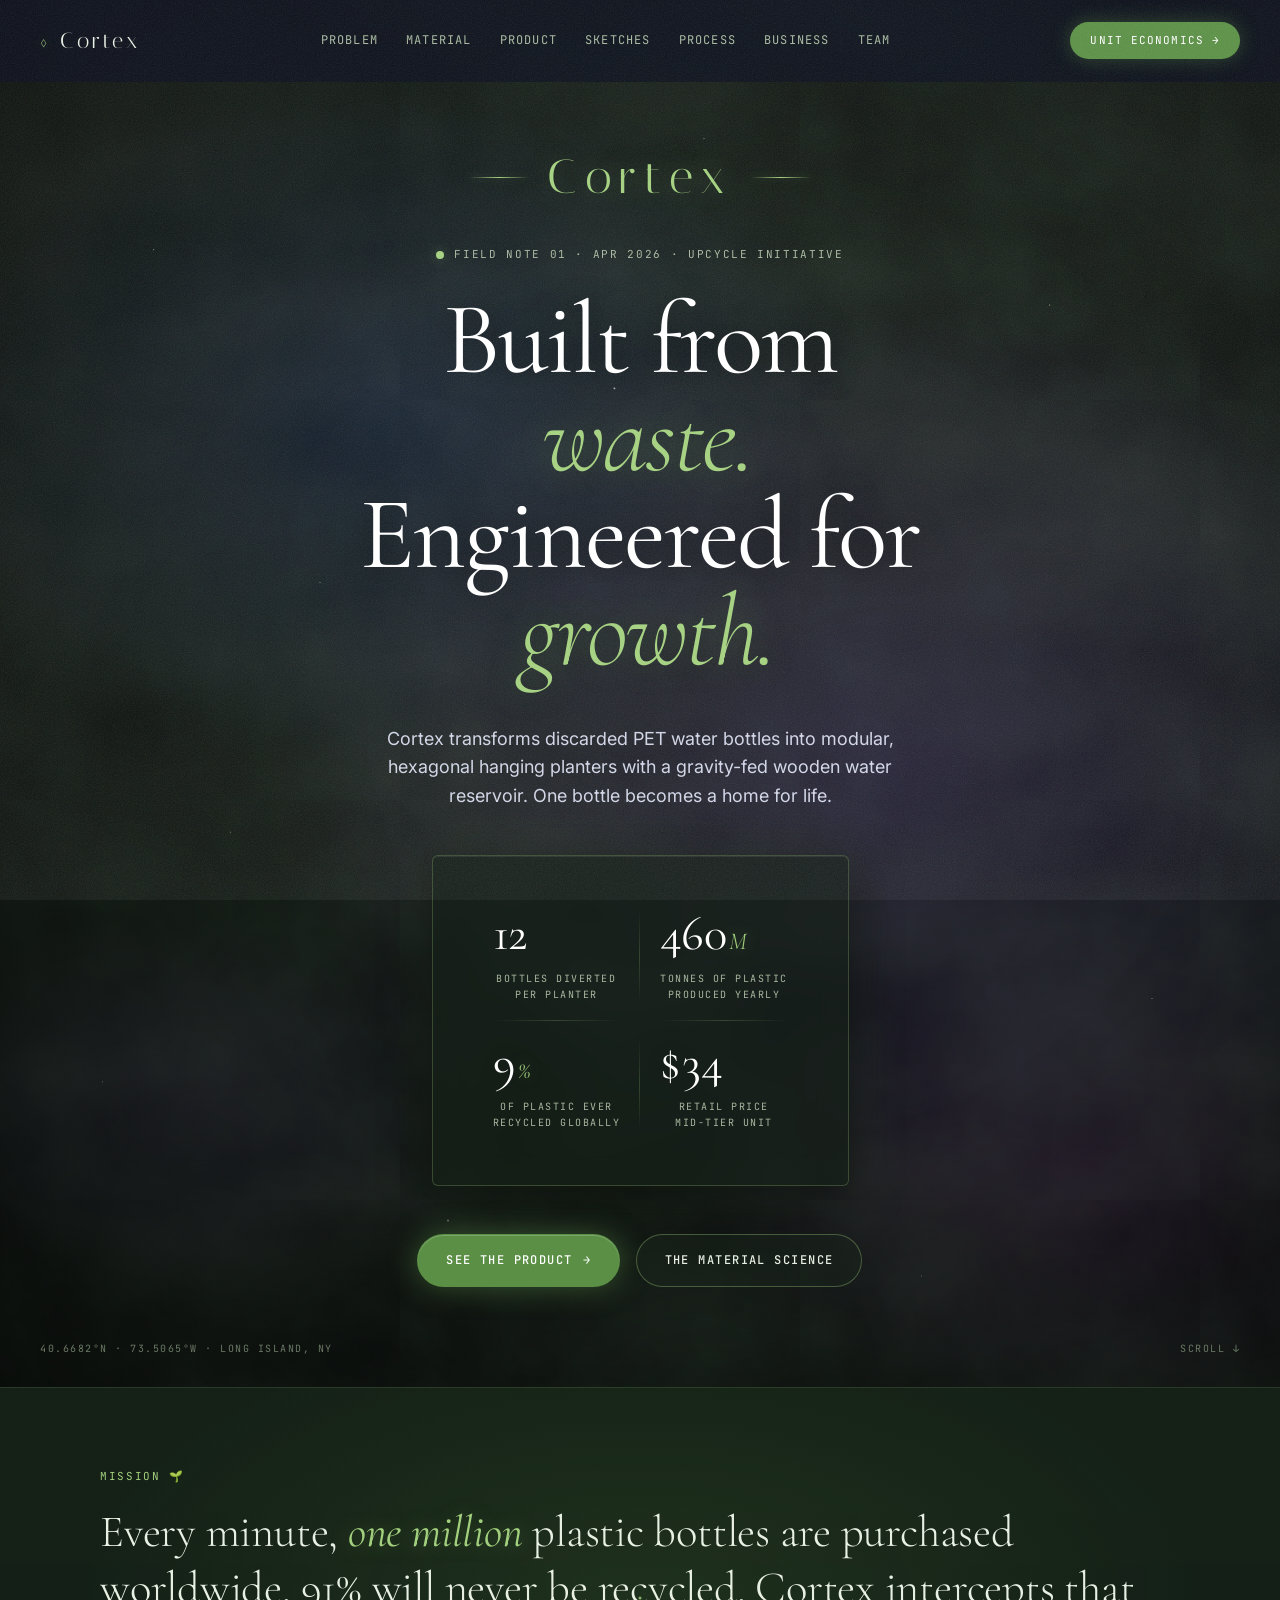
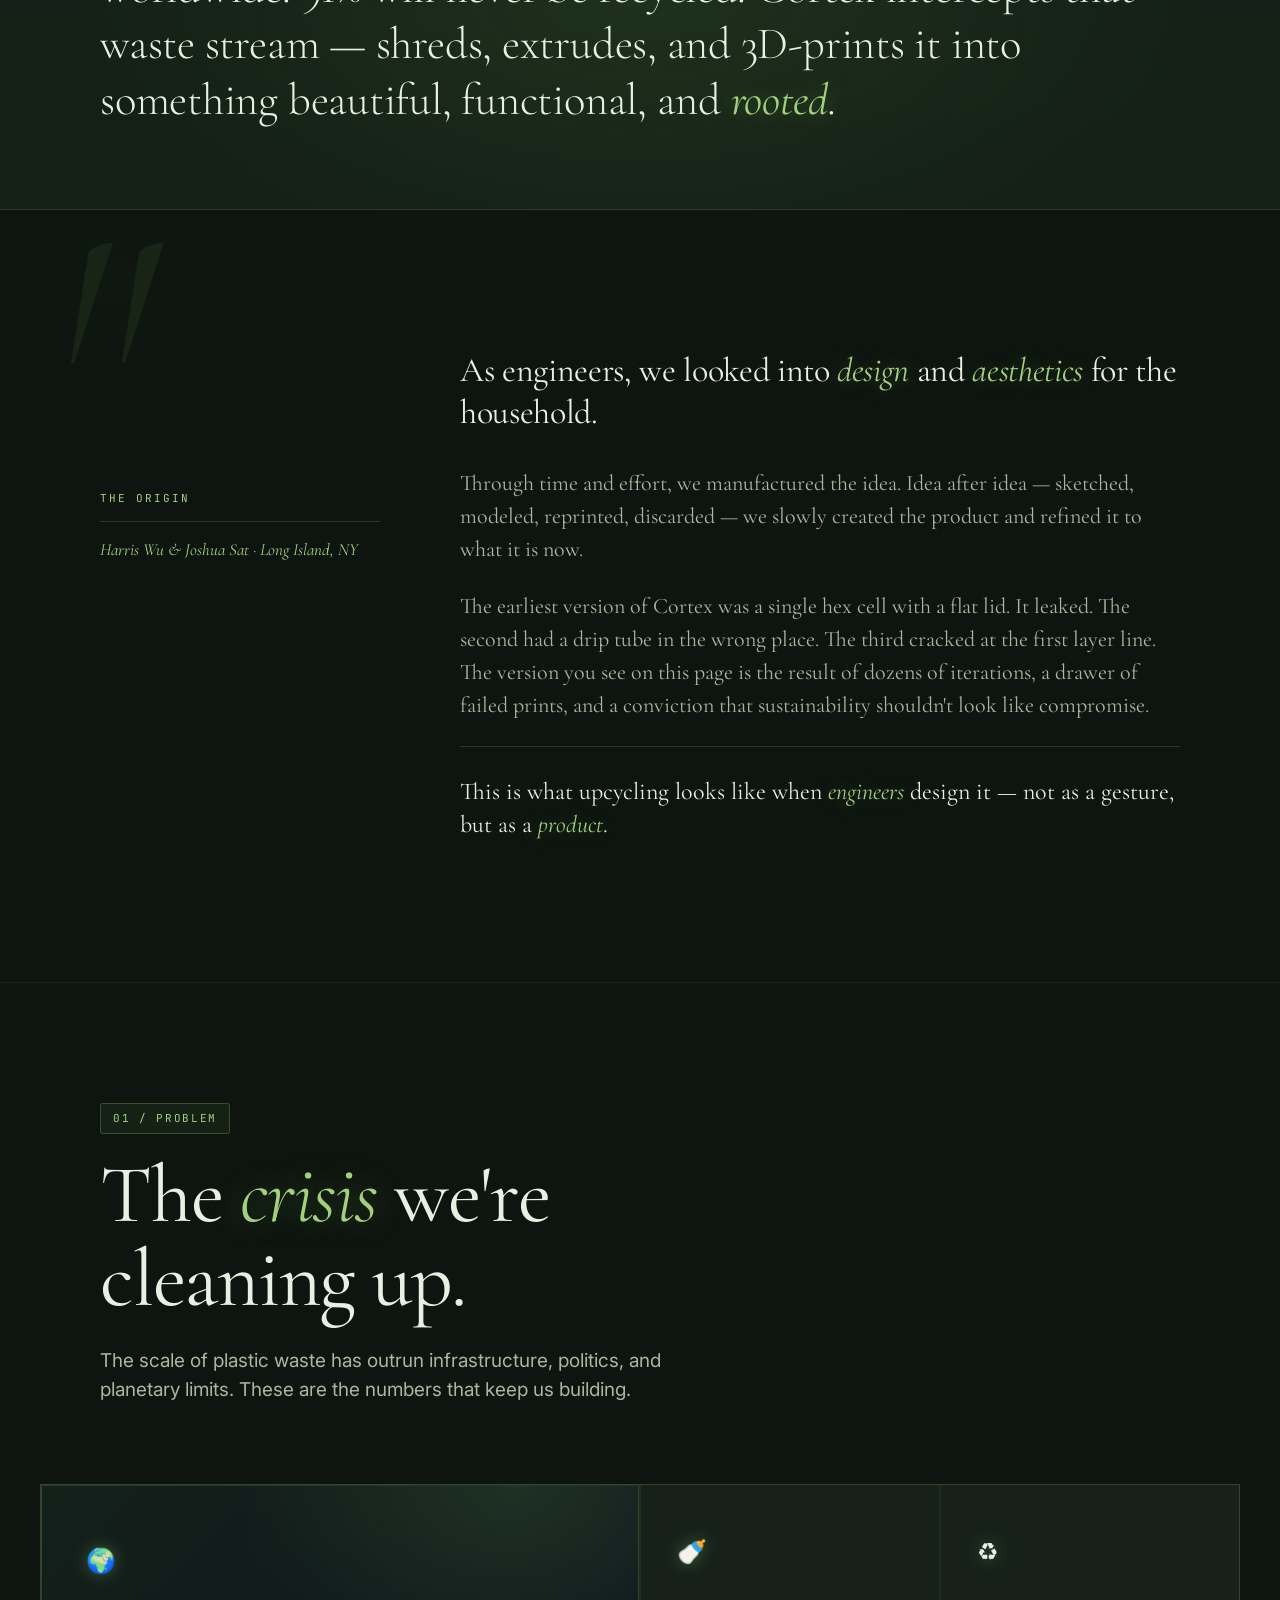
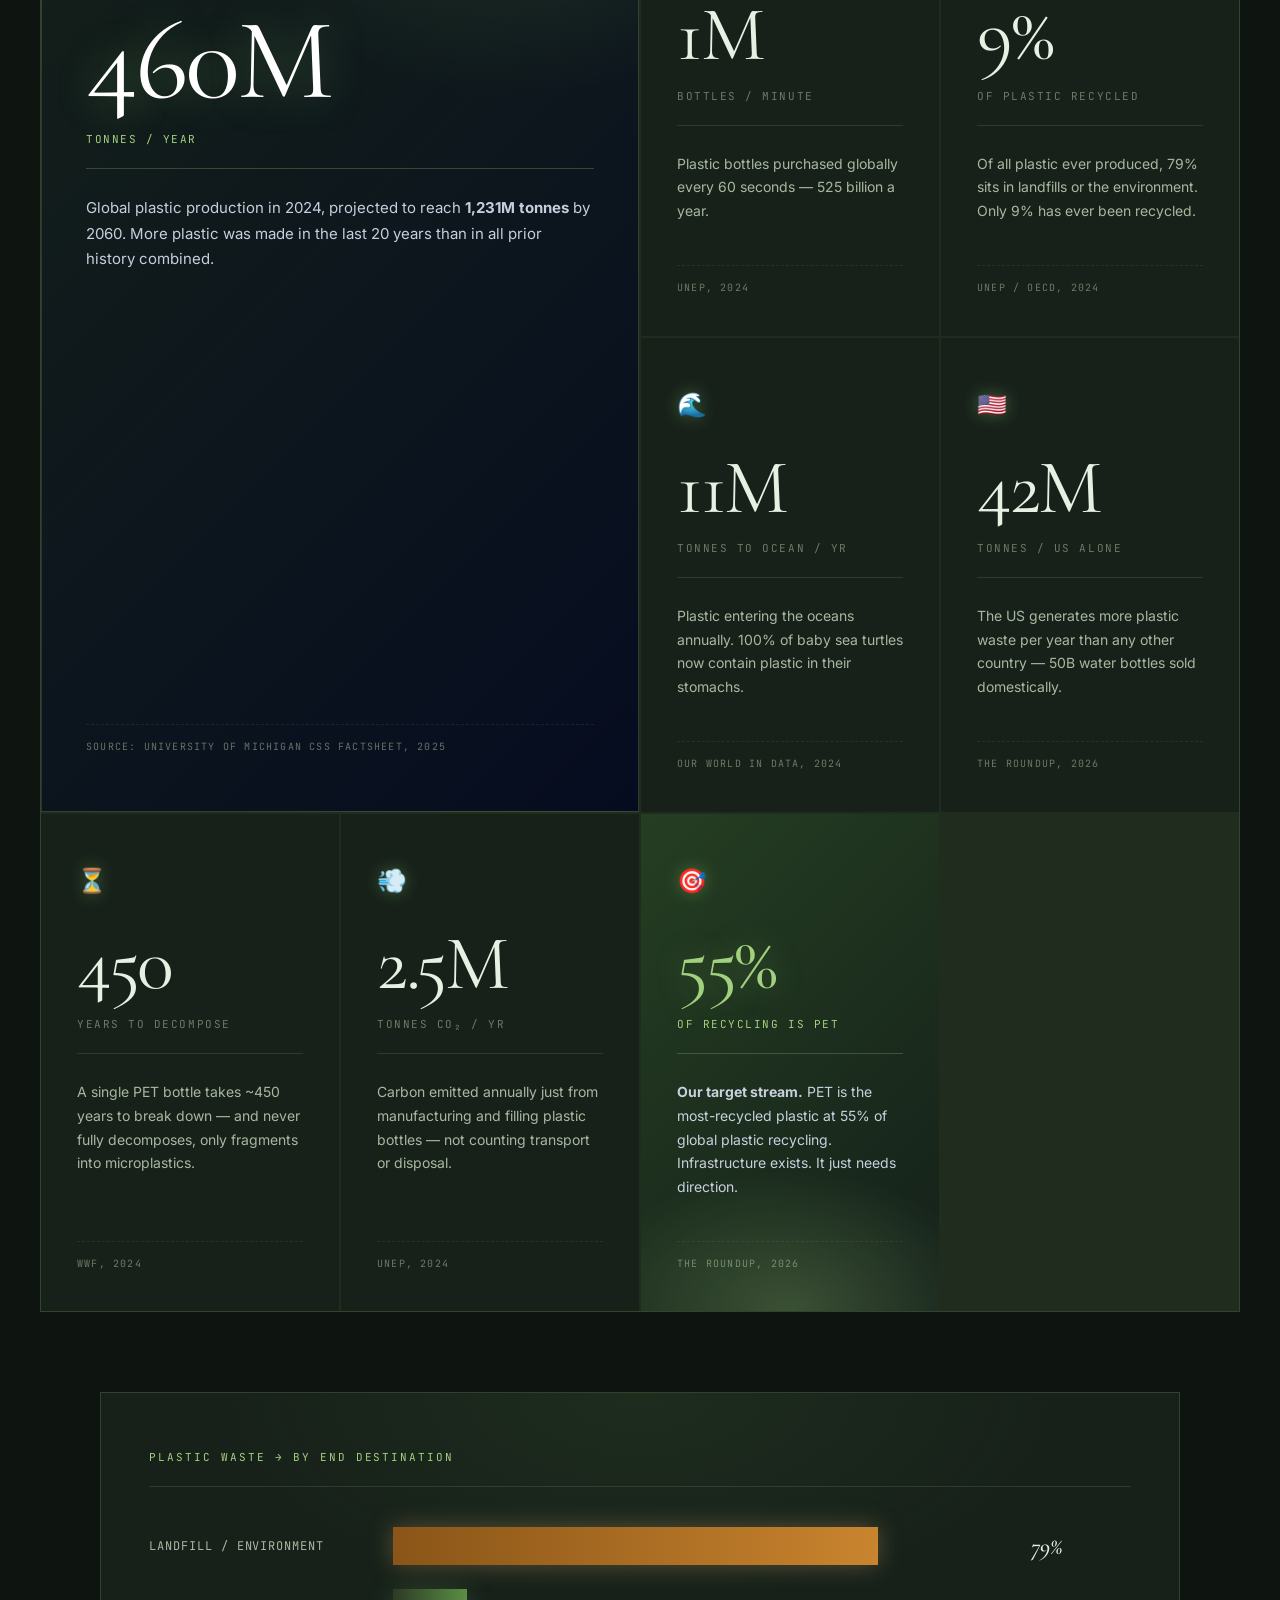
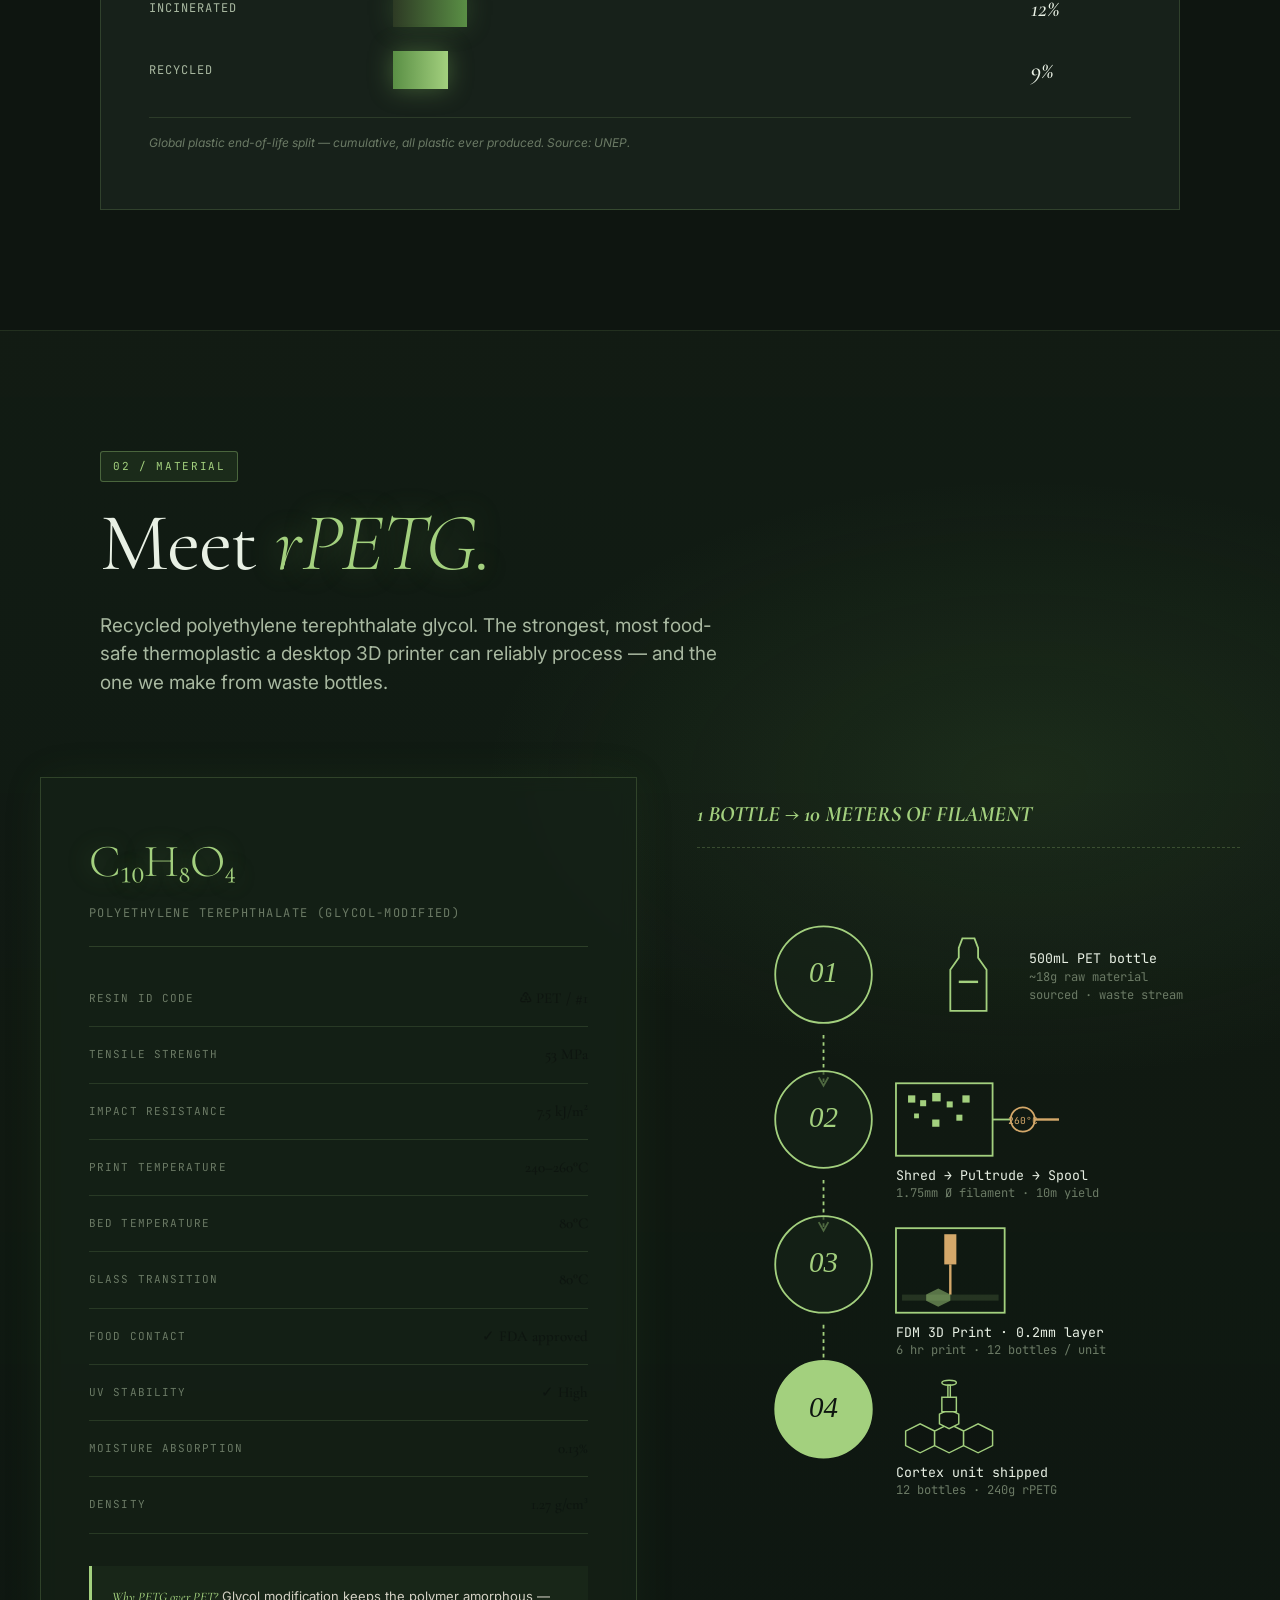
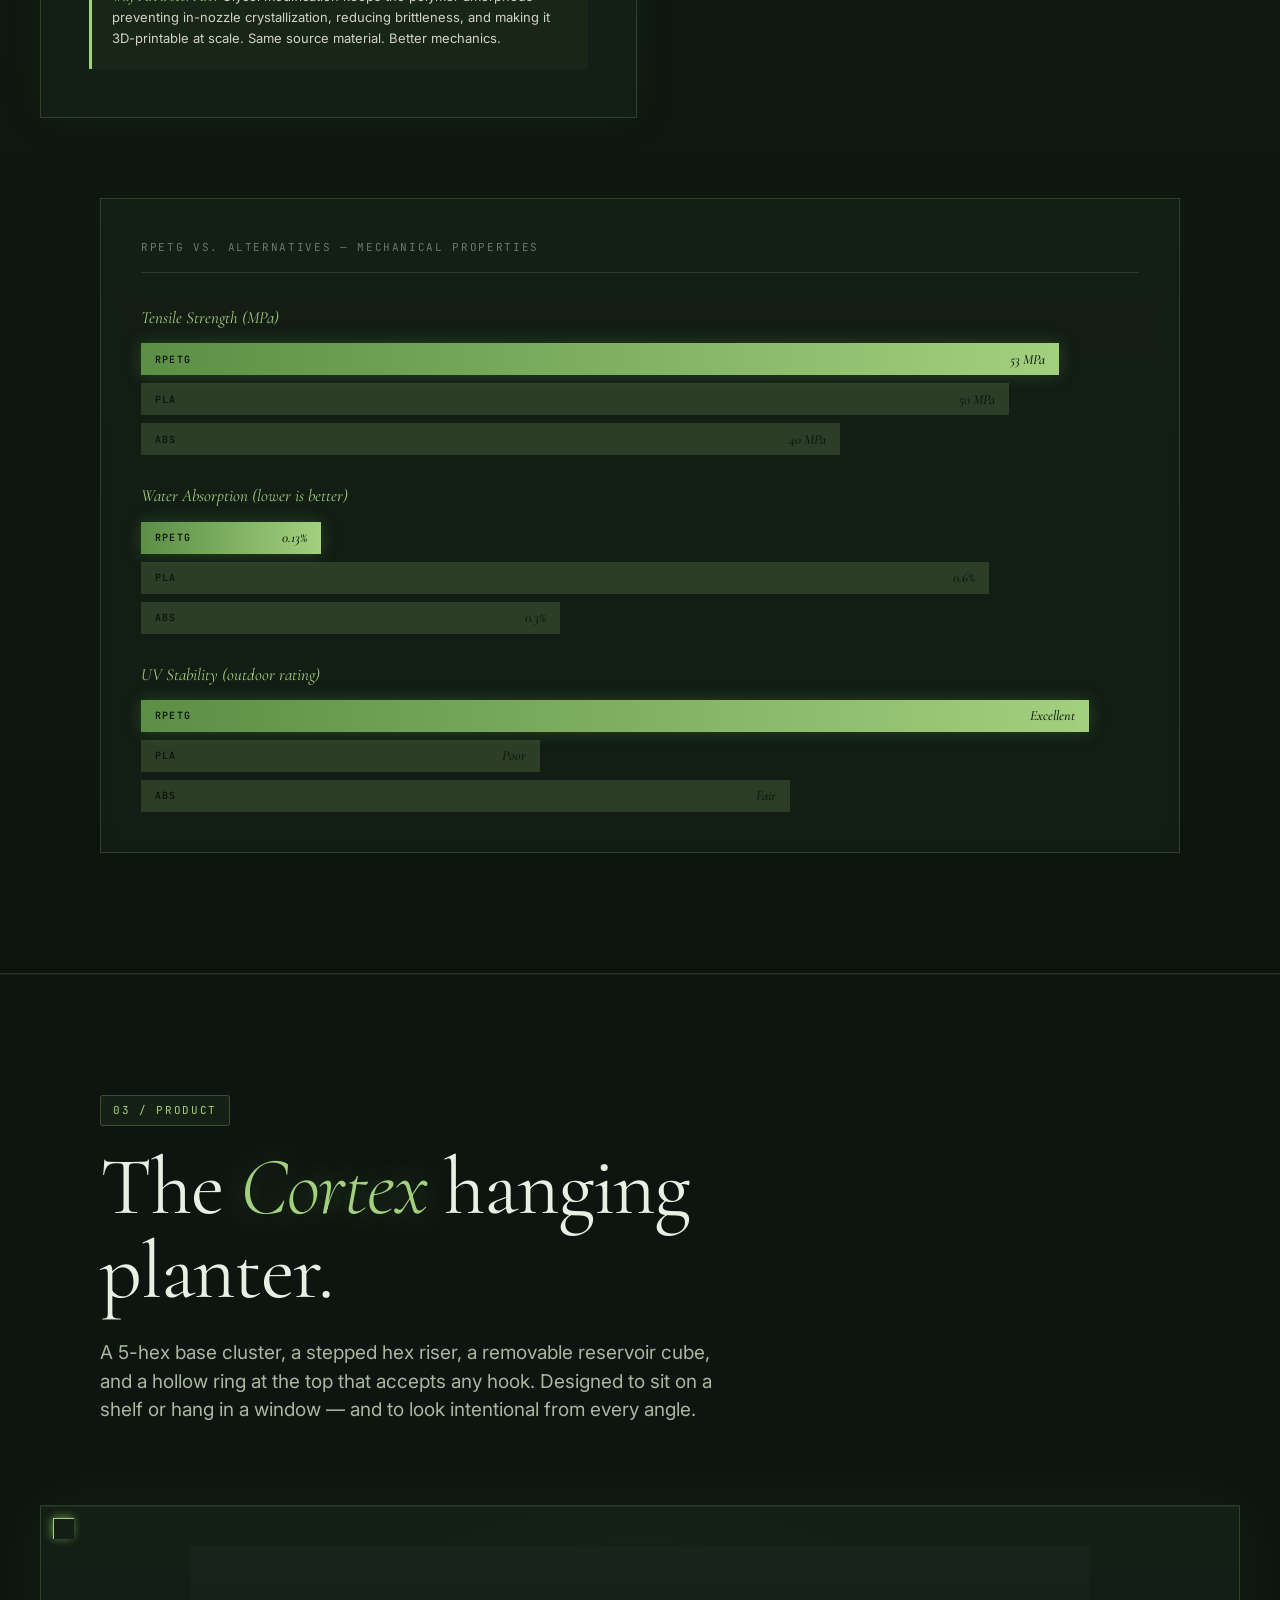
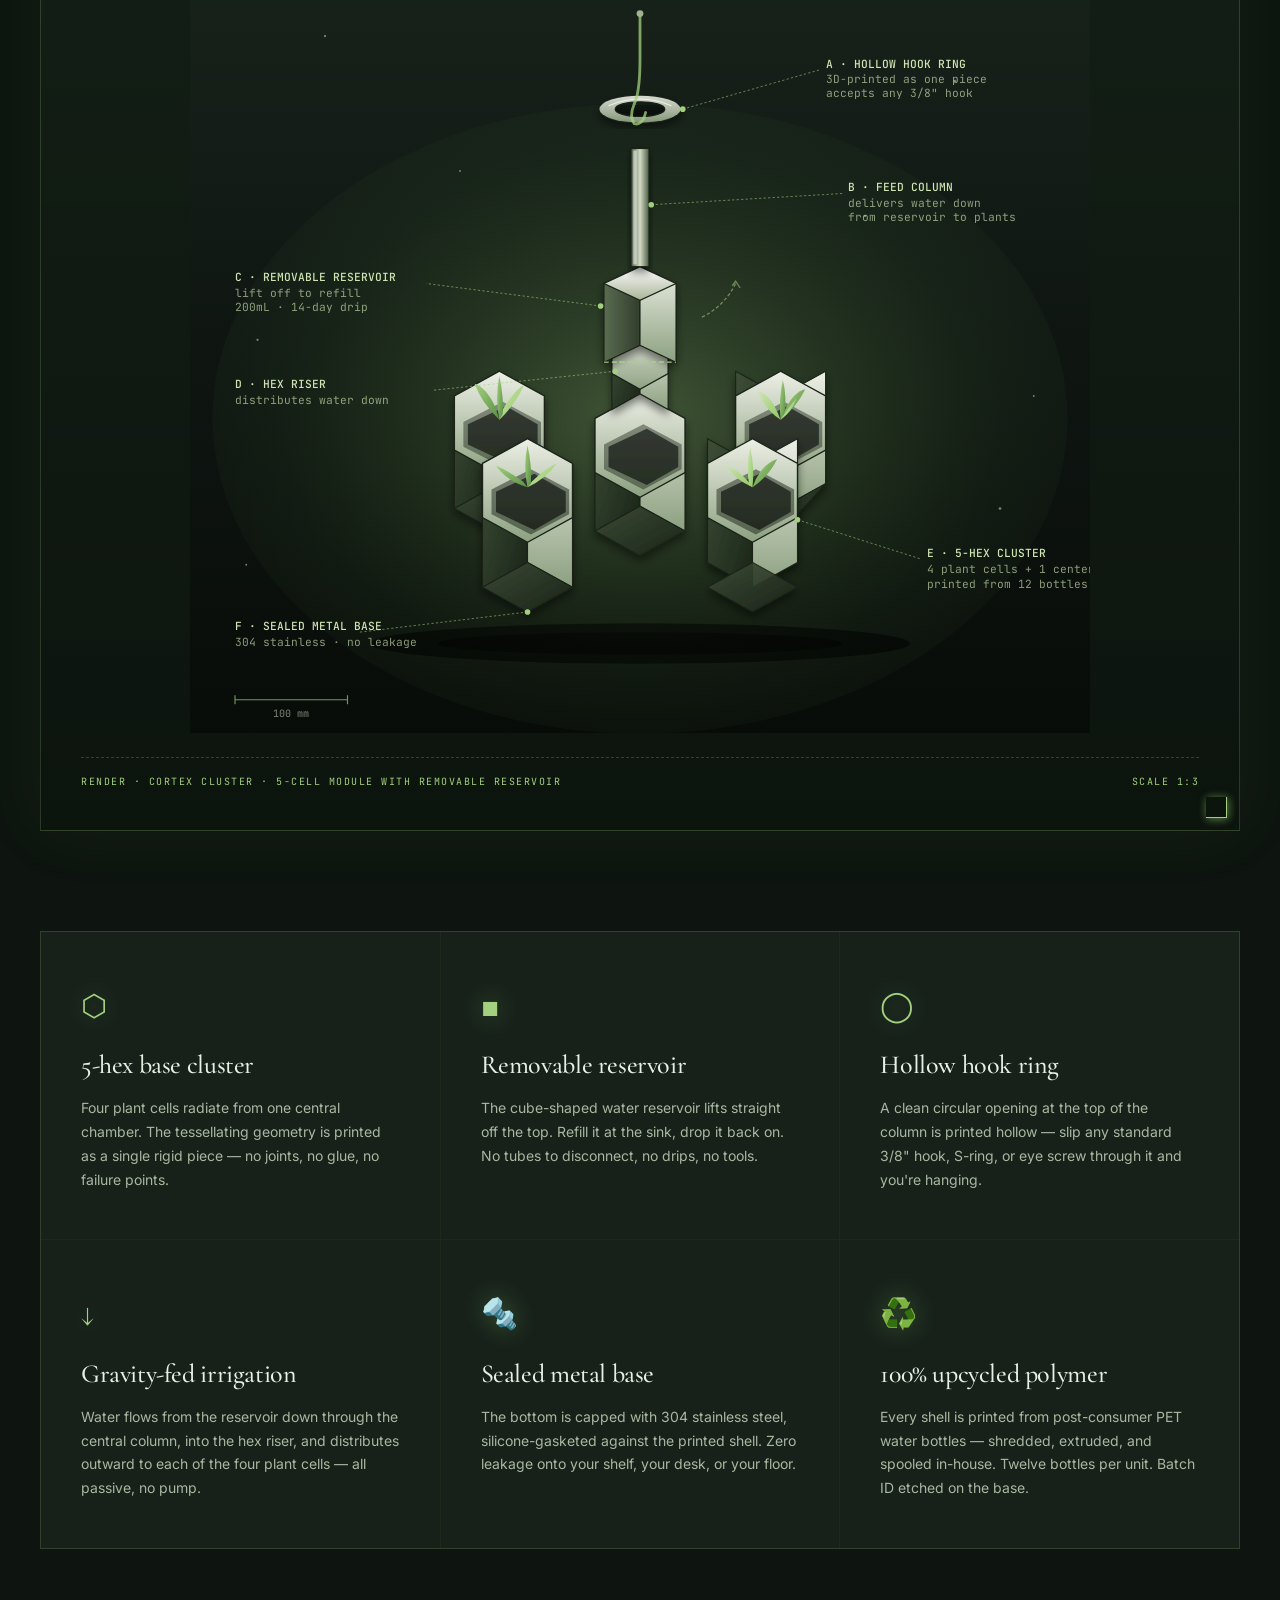
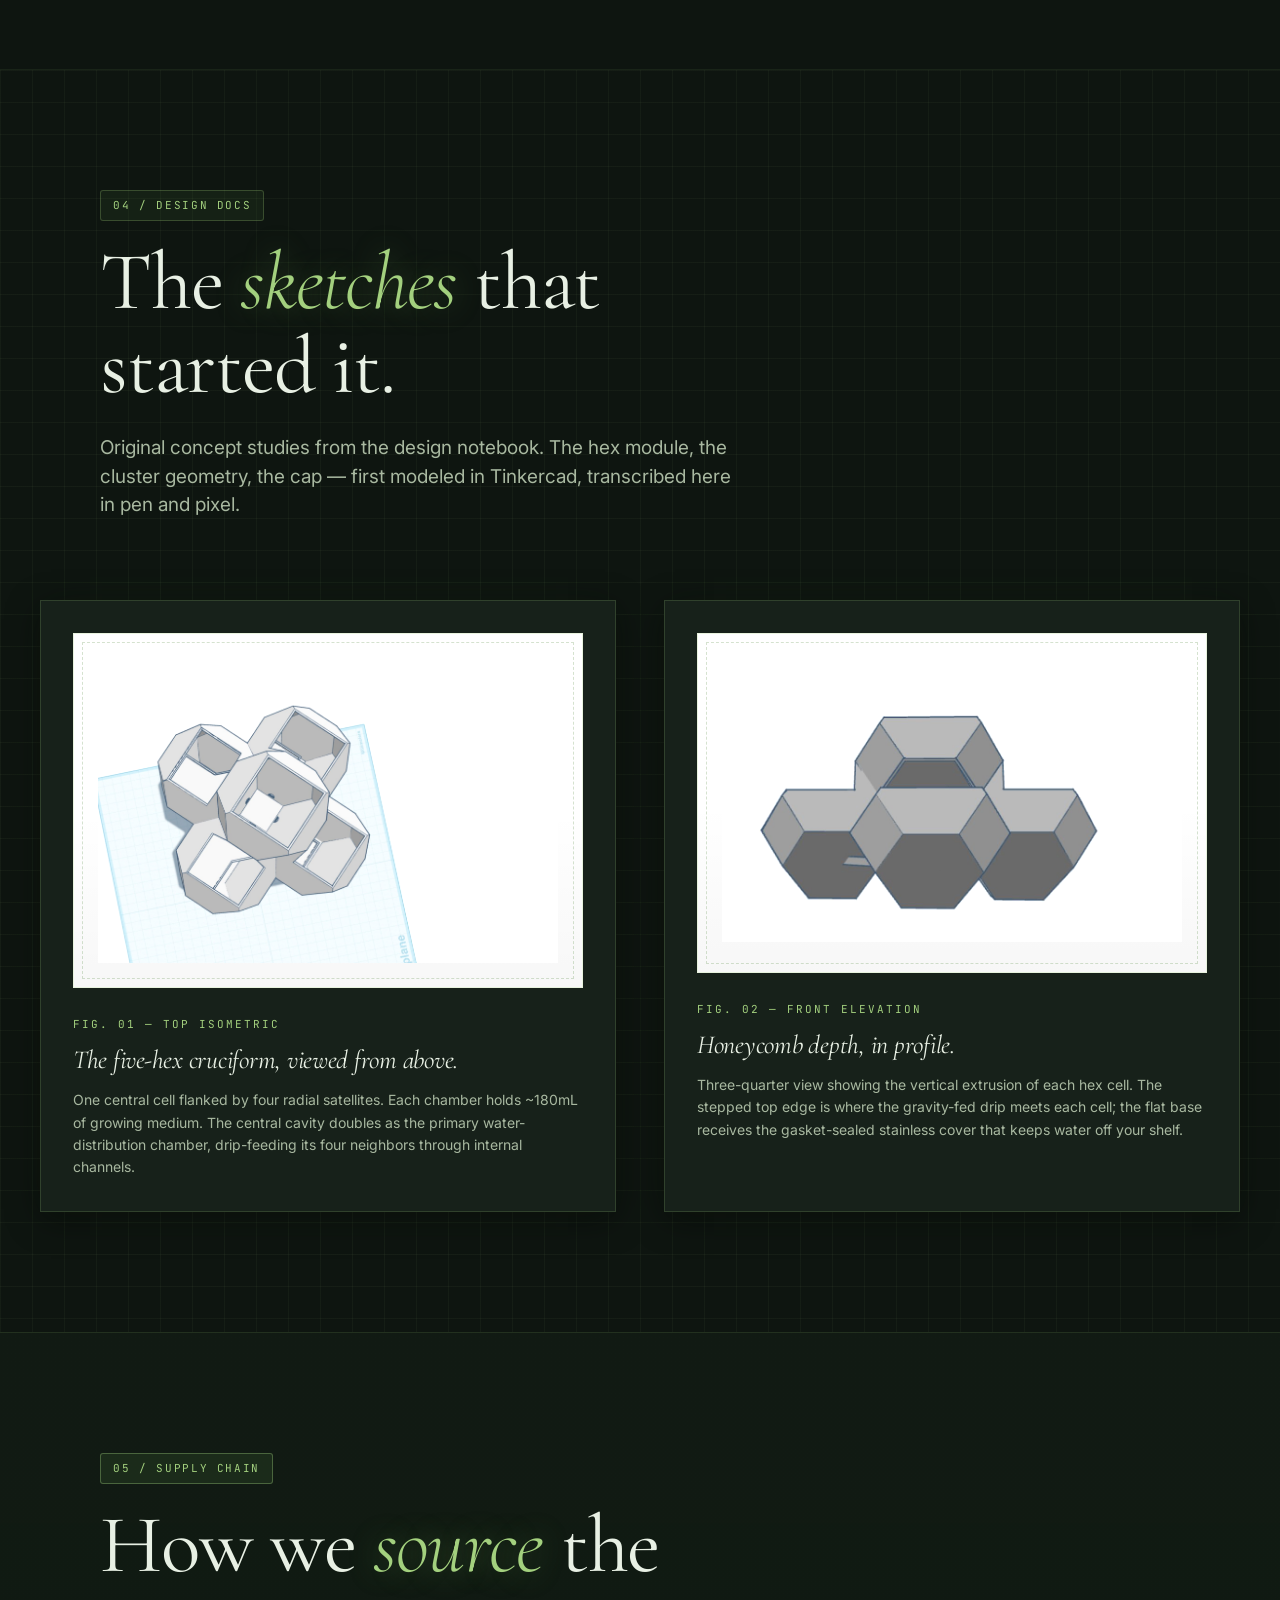
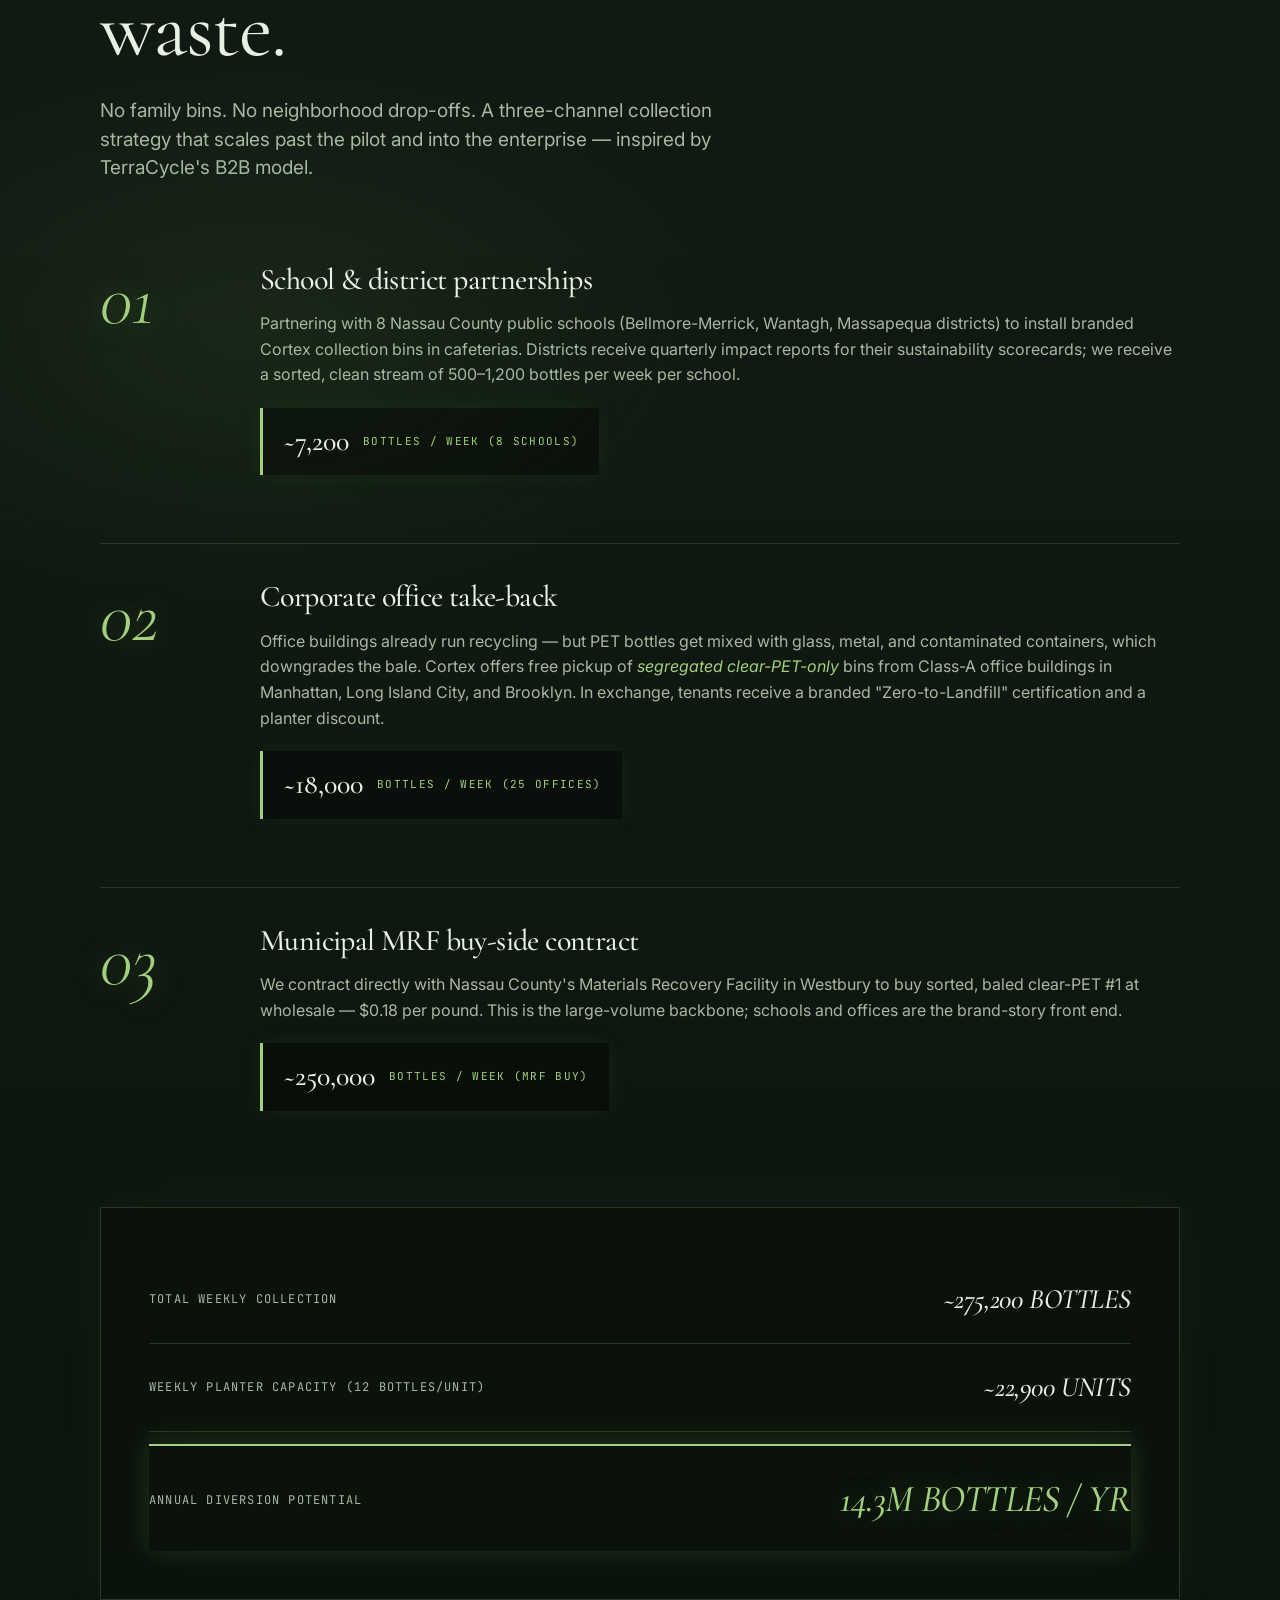
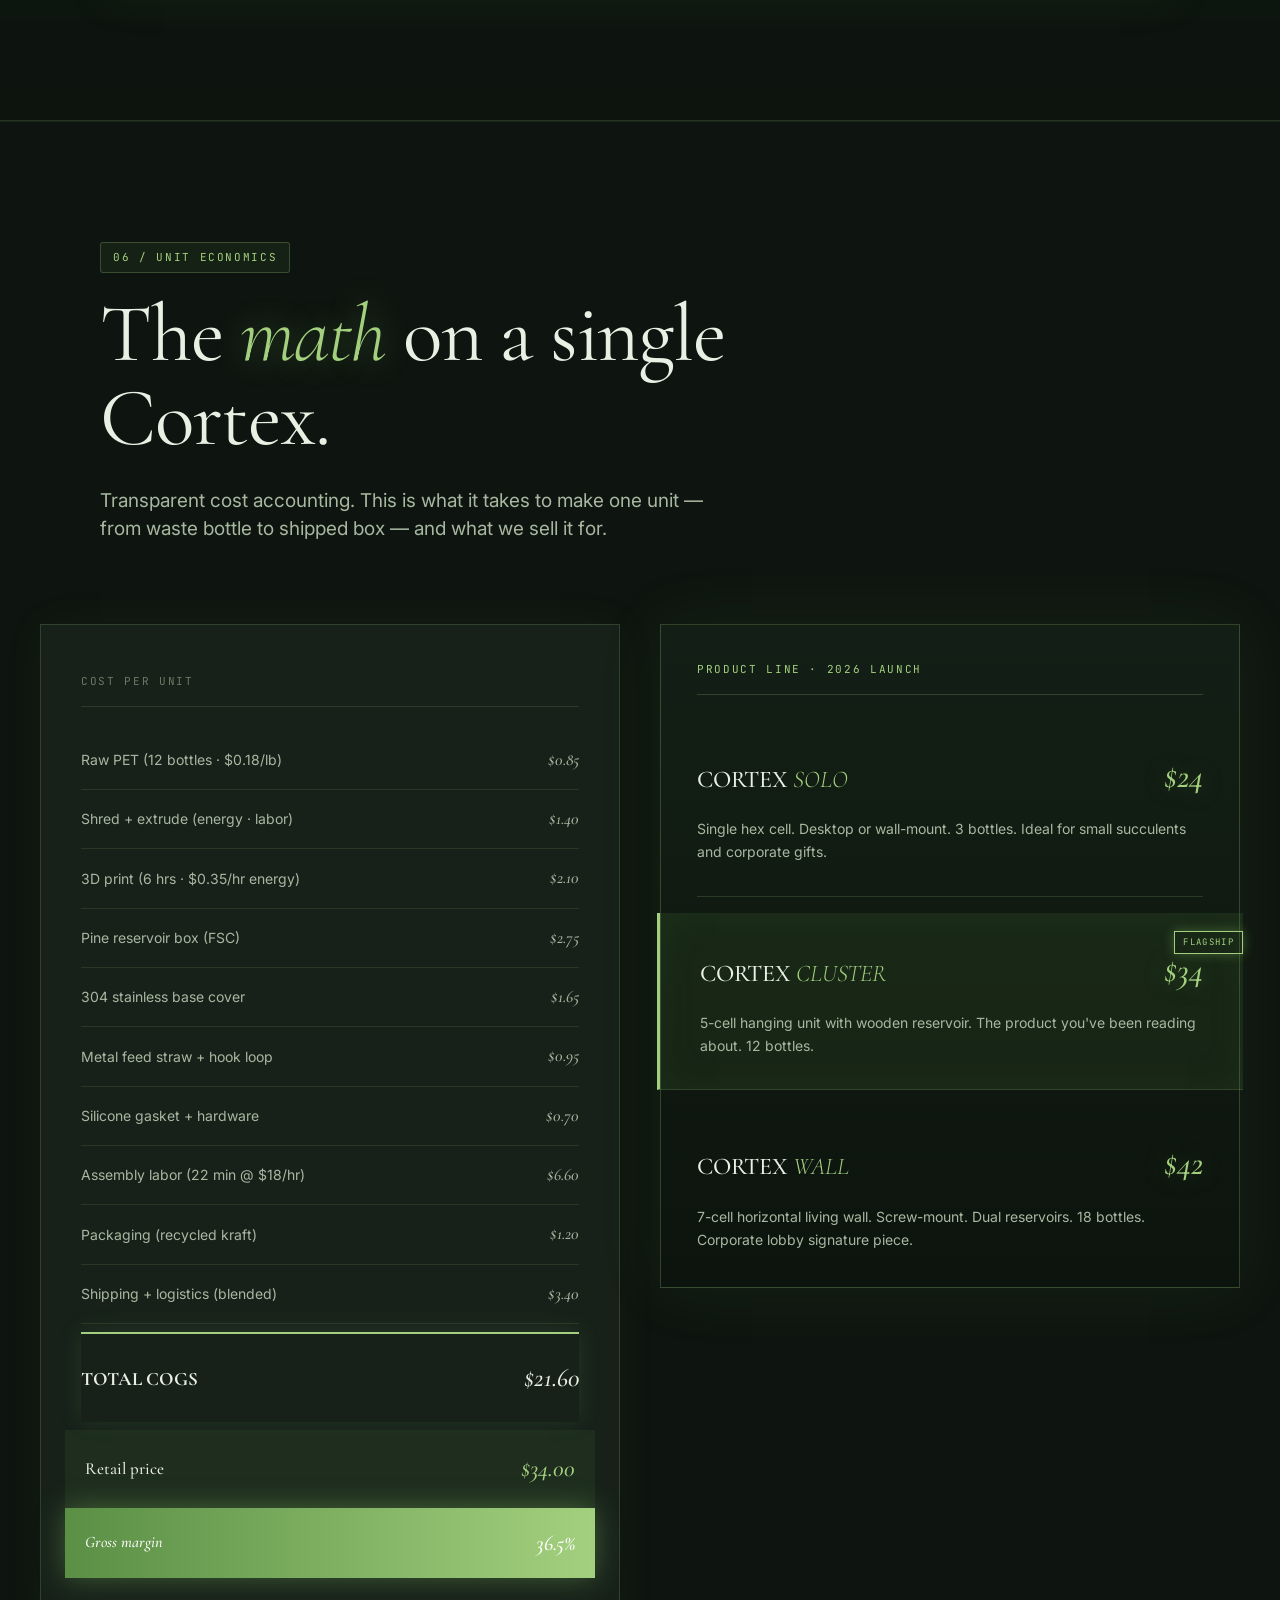
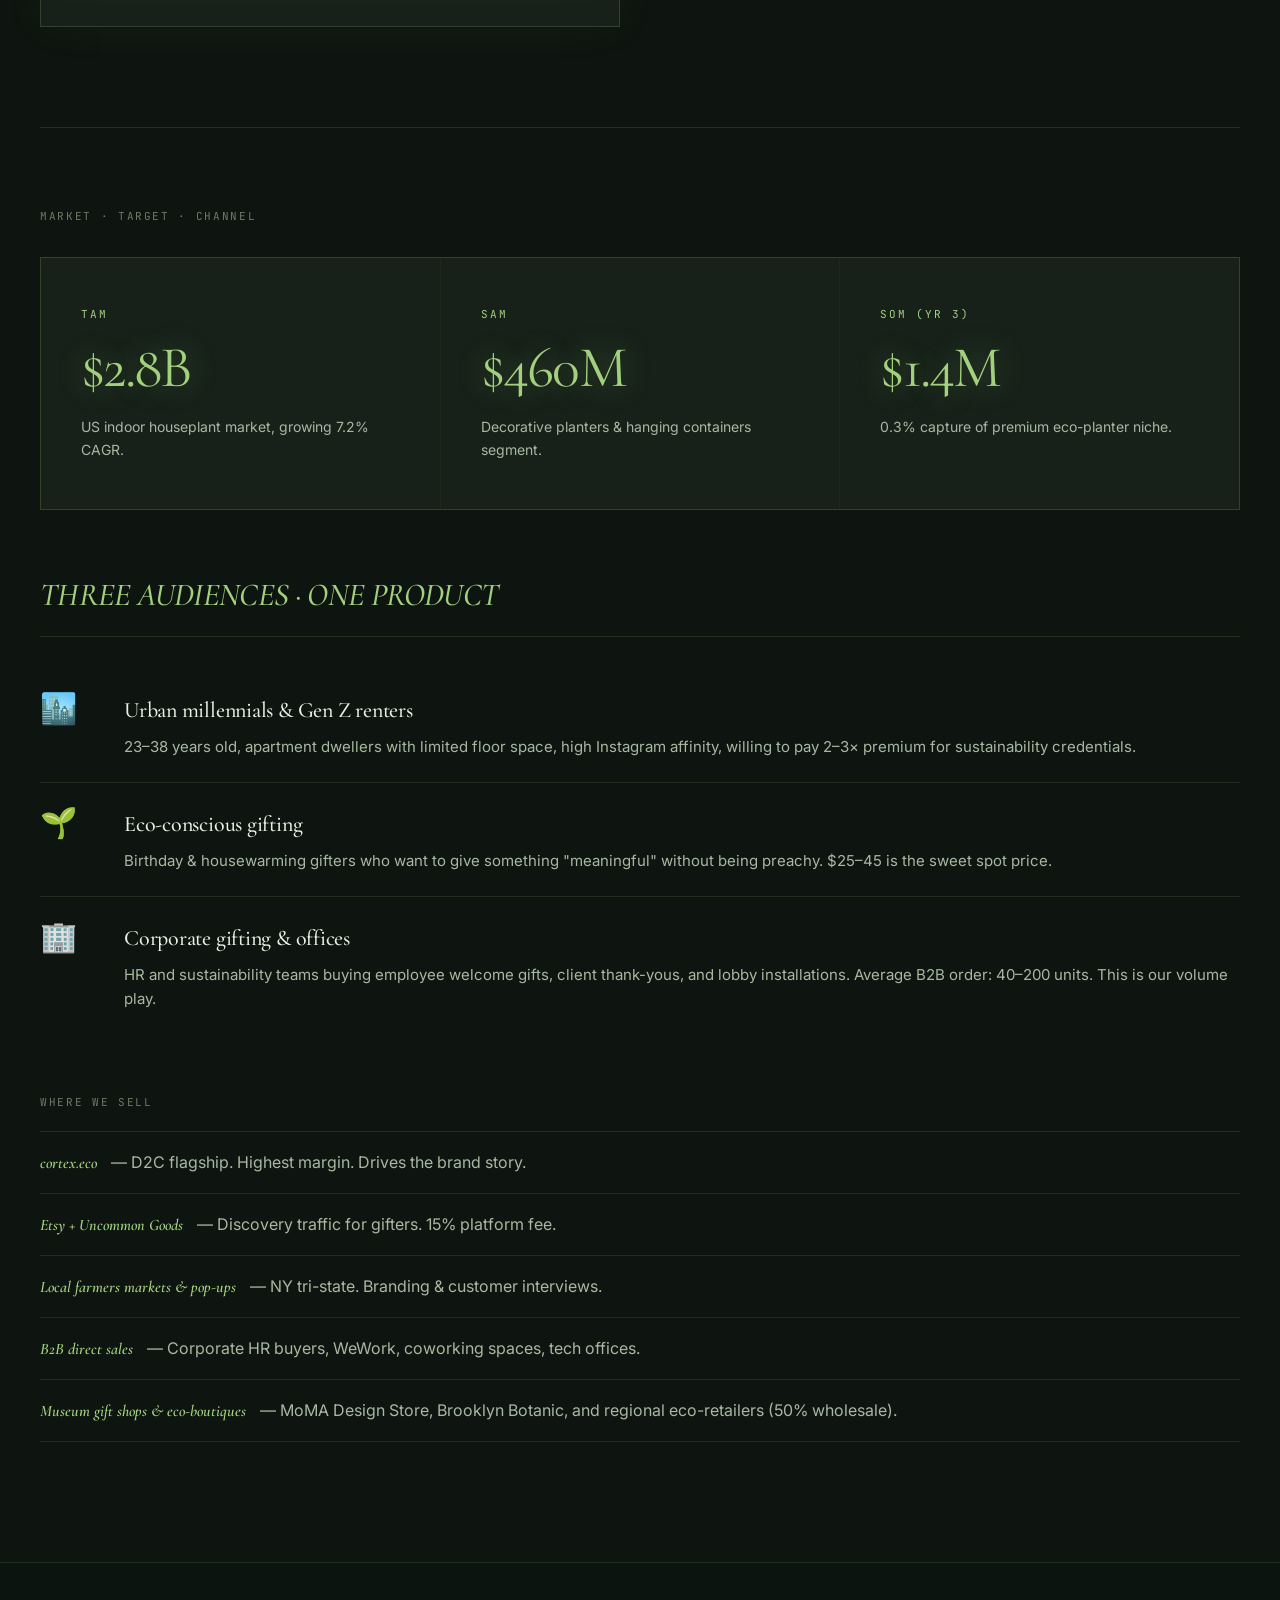
<file: index.html>
<!DOCTYPE html>
<html lang="en">
<head>
<meta charset="UTF-8" />
<meta name="viewport" content="width=device-width, initial-scale=1.0" />
<title>Cortex — Upcycled Hexagonal Planters from Waste PET</title>
<meta name="description" content="Cortex transforms discarded PET bottles into modular 3D-printed hanging planters with integrated gravity-fed irrigation. Built from waste. Engineered for growth." />

<link rel="icon" type="image/svg+xml" href="favicon.svg" />
<link rel="preconnect" href="https://fonts.googleapis.com">
<link rel="preconnect" href="https://fonts.gstatic.com" crossorigin>
<link href="https://fonts.googleapis.com/css2?family=Cormorant+Garamond:ital,wght@0,300;0,400;0,500;0,600;0,700;1,300;1,400;1,500;1,600;1,700&family=Italiana&family=JetBrains+Mono:wght@300;400;500;600&family=Inter:wght@300;400;500;600;700&display=swap" rel="stylesheet">

<link rel="stylesheet" href="styles.css" />
</head>
<body>

<!-- ============ GRAIN OVERLAY ============ -->
<div class="grain"></div>

<!-- ============ NAV ============ -->
<nav class="nav">
  <a href="#top" class="nav__brand">
    <span class="nav__mark">◊</span>
    <span class="nav__name">Cortex</span>
  </a>
  <div class="nav__links">
    <a href="#problem">Problem</a>
    <a href="#material">Material</a>
    <a href="#product">Product</a>
    <a href="#sketches">Sketches</a>
    <a href="#process">Process</a>
    <a href="#business">Business</a>
    <a href="#team">Team</a>
  </div>
  <a href="#business" class="nav__cta">Unit economics <span>→</span></a>
</nav>

<!-- ============ HERO: ARCANE PORTAL ============ -->
<header id="top" class="hero">

  <!-- Deep forest backdrop with moss wisps -->
  <div class="hero__void"></div>

  <!-- Vignette edges -->
  <div class="hero__vignette"></div>

  <!-- Water ripple drift overlay -->
  <div class="hero__ripple"></div>

  <!-- Hero content — shifted left so the portal dominates right -->
  <div class="hero__content">
    <div class="hero__brand-mark">Cortex</div>
    <div class="hero__eyebrow">
      <span class="dot"></span>
      <span>FIELD NOTE 01 · APR 2026 · UPCYCLE INITIATIVE</span>
    </div>
    <h1 class="hero__title">
      <span class="hero__line">Built from</span>
      <span class="hero__line hero__line--italic">waste.</span>
      <span class="hero__line">Engineered for</span>
      <span class="hero__line hero__line--italic">growth.</span>
    </h1>
    <p class="hero__lede">
      Cortex transforms discarded PET water bottles into modular, hexagonal hanging planters with a gravity-fed wooden water reservoir. One bottle becomes a home for life.
    </p>

    <div class="hero__stats">
      <div class="hero__stat">
        <div class="hero__stat-num"><span data-count="12">0</span></div>
        <div class="hero__stat-label">bottles diverted<br>per planter</div>
      </div>
      <div class="hero__stat">
        <div class="hero__stat-num"><span data-count="460">0</span><span class="hero__stat-suffix">M</span></div>
        <div class="hero__stat-label">tonnes of plastic<br>produced yearly</div>
      </div>
      <div class="hero__stat">
        <div class="hero__stat-num"><span data-count="9">0</span><span class="hero__stat-suffix">%</span></div>
        <div class="hero__stat-label">of plastic ever<br>recycled globally</div>
      </div>
      <div class="hero__stat">
        <div class="hero__stat-num">$<span data-count="34">0</span></div>
        <div class="hero__stat-label">retail price<br>mid-tier unit</div>
      </div>
    </div>

    <div class="hero__ctas">
      <a href="#product" class="btn btn--primary">See the product <span>→</span></a>
      <a href="#material" class="btn btn--ghost">The material science</a>
    </div>
  </div>

  <div class="hero__meta">
    <div class="hero__coords">40.6682°N · 73.5065°W · LONG ISLAND, NY</div>
    <div class="hero__scroll">SCROLL ↓</div>
  </div>
</header>

<!-- ============ MISSION ============ -->
<section class="mission">
  <div class="mission__inner">
    <div class="mission__label">MISSION 🌱</div>
    <p class="mission__text">
      Every minute, <em>one million</em> plastic bottles are purchased worldwide. 91% will never be recycled. Cortex intercepts that waste stream — shreds, extrudes, and 3D-prints it into something beautiful, functional, and <em>rooted</em>.
    </p>
  </div>
</section>

<!-- ============ ORIGIN STORY ============ -->
<section class="origin">
  <div class="origin__inner">
    <div class="origin__meta">
      <div class="origin__label">THE ORIGIN</div>
      <div class="origin__byline">Harris Wu &amp; Joshua Sat · Long Island, NY</div>
    </div>
    <div class="origin__body">
      <p class="origin__pull">As engineers, we looked into <em>design</em> and <em>aesthetics</em> for the household.</p>
      <p>Through time and effort, we manufactured the idea. Idea after idea — sketched, modeled, reprinted, discarded — we slowly created the product and refined it to what it is now.</p>
      <p>The earliest version of Cortex was a single hex cell with a flat lid. It leaked. The second had a drip tube in the wrong place. The third cracked at the first layer line. The version you see on this page is the result of dozens of iterations, a drawer of failed prints, and a conviction that sustainability shouldn't look like compromise.</p>
      <p class="origin__close">This is what upcycling looks like when <em>engineers</em> design it — not as a gesture, but as a <em>product</em>.</p>
    </div>
  </div>
</section>

<!-- ============ PROBLEM: WASTE STATS ============ -->
<section id="problem" class="problem">
  <div class="section__header">
    <div class="section__num">01 / PROBLEM</div>
    <h2 class="section__title">The <em>crisis</em> we're cleaning up.</h2>
    <p class="section__sub">The scale of plastic waste has outrun infrastructure, politics, and planetary limits. These are the numbers that keep us building.</p>
  </div>

  <div class="problem__grid">
    <article class="stat-card stat-card--large">
      <div class="stat-card__icon">🌍</div>
      <div class="stat-card__huge">460M</div>
      <div class="stat-card__unit">tonnes / year</div>
      <div class="stat-card__desc">Global plastic production in 2024, projected to reach <strong>1,231M tonnes</strong> by 2060. More plastic was made in the last 20 years than in all prior history combined.</div>
      <div class="stat-card__src">Source: University of Michigan CSS Factsheet, 2025</div>
    </article>

    <article class="stat-card">
      <div class="stat-card__icon">🍼</div>
      <div class="stat-card__huge">1M</div>
      <div class="stat-card__unit">bottles / minute</div>
      <div class="stat-card__desc">Plastic bottles purchased globally every 60 seconds — 525 billion a year.</div>
      <div class="stat-card__src">UNEP, 2024</div>
    </article>

    <article class="stat-card">
      <div class="stat-card__icon">♻️</div>
      <div class="stat-card__huge">9%</div>
      <div class="stat-card__unit">of plastic recycled</div>
      <div class="stat-card__desc">Of all plastic ever produced, 79% sits in landfills or the environment. Only 9% has ever been recycled.</div>
      <div class="stat-card__src">UNEP / OECD, 2024</div>
    </article>

    <article class="stat-card">
      <div class="stat-card__icon">🌊</div>
      <div class="stat-card__huge">11M</div>
      <div class="stat-card__unit">tonnes to ocean / yr</div>
      <div class="stat-card__desc">Plastic entering the oceans annually. 100% of baby sea turtles now contain plastic in their stomachs.</div>
      <div class="stat-card__src">Our World in Data, 2024</div>
    </article>

    <article class="stat-card">
      <div class="stat-card__icon">🇺🇸</div>
      <div class="stat-card__huge">42M</div>
      <div class="stat-card__unit">tonnes / US alone</div>
      <div class="stat-card__desc">The US generates more plastic waste per year than any other country — 50B water bottles sold domestically.</div>
      <div class="stat-card__src">The Roundup, 2026</div>
    </article>

    <article class="stat-card">
      <div class="stat-card__icon">⏳</div>
      <div class="stat-card__huge">450</div>
      <div class="stat-card__unit">years to decompose</div>
      <div class="stat-card__desc">A single PET bottle takes ~450 years to break down — and never fully decomposes, only fragments into microplastics.</div>
      <div class="stat-card__src">WWF, 2024</div>
    </article>

    <article class="stat-card">
      <div class="stat-card__icon">💨</div>
      <div class="stat-card__huge">2.5M</div>
      <div class="stat-card__unit">tonnes CO₂ / yr</div>
      <div class="stat-card__desc">Carbon emitted annually just from manufacturing and filling plastic bottles — not counting transport or disposal.</div>
      <div class="stat-card__src">UNEP, 2024</div>
    </article>

    <article class="stat-card stat-card--accent">
      <div class="stat-card__icon">🎯</div>
      <div class="stat-card__huge">55%</div>
      <div class="stat-card__unit">of recycling is PET</div>
      <div class="stat-card__desc"><strong>Our target stream.</strong> PET is the most-recycled plastic at 55% of global plastic recycling. Infrastructure exists. It just needs direction.</div>
      <div class="stat-card__src">The Roundup, 2026</div>
    </article>
  </div>

  <!-- Bar chart -->
  <div class="chart">
    <div class="chart__title">PLASTIC WASTE → BY END DESTINATION</div>
    <div class="chart__bars">
      <div class="chart__bar" style="--w:79%">
        <div class="chart__label">Landfill / Environment</div>
        <div class="chart__fill chart__fill--red"></div>
        <div class="chart__val">79%</div>
      </div>
      <div class="chart__bar" style="--w:12%">
        <div class="chart__label">Incinerated</div>
        <div class="chart__fill chart__fill--charcoal"></div>
        <div class="chart__val">12%</div>
      </div>
      <div class="chart__bar" style="--w:9%">
        <div class="chart__label">Recycled</div>
        <div class="chart__fill chart__fill--green"></div>
        <div class="chart__val">9%</div>
      </div>
    </div>
    <div class="chart__caption">Global plastic end-of-life split — cumulative, all plastic ever produced. Source: UNEP.</div>
  </div>
</section>

<!-- ============ MATERIAL: PET/PETG DEEP DIVE ============ -->
<section id="material" class="material">
  <div class="section__header section__header--dark">
    <div class="section__num">02 / MATERIAL</div>
    <h2 class="section__title">Meet <em>rPETG.</em></h2>
    <p class="section__sub">Recycled polyethylene terephthalate glycol. The strongest, most food-safe thermoplastic a desktop 3D printer can reliably process — and the one we make from waste bottles.</p>
  </div>

  <div class="material__grid">
    <!-- Left: compositional card -->
    <div class="material__spec">
      <div class="material__spec-header">
        <div class="material__formula">C₁₀H₈O₄</div>
        <div class="material__name">Polyethylene Terephthalate (Glycol-modified)</div>
      </div>

      <table class="material__table">
        <tr><td>Resin ID Code</td><td>♳ PET / #1</td></tr>
        <tr><td>Tensile Strength</td><td>53 MPa</td></tr>
        <tr><td>Impact Resistance</td><td>7.5 kJ/m²</td></tr>
        <tr><td>Print Temperature</td><td>240–260°C</td></tr>
        <tr><td>Bed Temperature</td><td>80°C</td></tr>
        <tr><td>Glass Transition</td><td>80°C</td></tr>
        <tr><td>Food Contact</td><td>✓ FDA approved</td></tr>
        <tr><td>UV Stability</td><td>✓ High</td></tr>
        <tr><td>Moisture Absorption</td><td>0.13%</td></tr>
        <tr><td>Density</td><td>1.27 g/cm³</td></tr>
      </table>

      <div class="material__note">
        <strong>Why PETG over PET?</strong> Glycol modification keeps the polymer amorphous — preventing in-nozzle crystallization, reducing brittleness, and making it 3D-printable at scale. Same source material. Better mechanics.
      </div>
    </div>

    <!-- Right: bottle → filament flow -->
    <div class="material__flow">
      <h3 class="material__flow-title">1 BOTTLE → 10 METERS OF FILAMENT</h3>

      <svg class="flow-diagram" viewBox="0 0 400 530" xmlns="http://www.w3.org/2000/svg">
        <!-- Step 1: Bottle -->
        <g class="flow-step">
          <circle cx="80" cy="80" r="40" fill="var(--paper)" stroke="var(--green)" stroke-width="1.5"/>
          <text x="80" y="86" text-anchor="middle" font-family="Fraunces" font-size="24" fill="var(--green)" font-style="italic">01</text>
        </g>
        <g transform="translate(180, 50)">
          <!-- bottle shape -->
          <path d="M 15 0 L 25 0 L 28 8 L 28 16 L 35 26 L 35 60 L 5 60 L 5 26 L 12 16 L 12 8 Z" fill="none" stroke="var(--green)" stroke-width="1.5"/>
          <rect x="12" y="35" width="16" height="2" fill="var(--green)"/>
          <text x="70" y="20" font-family="JetBrains Mono" font-size="11" fill="var(--ink)">500mL PET bottle</text>
          <text x="70" y="35" font-family="JetBrains Mono" font-size="10" fill="var(--muted)">~18g raw material</text>
          <text x="70" y="50" font-family="JetBrains Mono" font-size="10" fill="var(--muted)">sourced · waste stream</text>
        </g>

        <!-- arrow -->
        <path d="M 80 130 L 80 170" stroke="var(--green)" stroke-width="1.5" stroke-dasharray="3 3"/>
        <path d="M 76 165 L 80 172 L 84 165" fill="none" stroke="var(--green)" stroke-width="1.5"/>

        <!-- Step 2: Shred + Extrude -->
        <g class="flow-step">
          <circle cx="80" cy="200" r="40" fill="var(--paper)" stroke="var(--green)" stroke-width="1.5"/>
          <text x="80" y="206" text-anchor="middle" font-family="Fraunces" font-size="24" fill="var(--green)" font-style="italic">02</text>
        </g>
        <g transform="translate(140, 170)">
          <rect x="0" y="0" width="80" height="60" fill="none" stroke="var(--green)" stroke-width="1.5"/>
          <rect x="10" y="10" width="6" height="6" fill="var(--green)"/>
          <rect x="20" y="14" width="5" height="5" fill="var(--green)"/>
          <rect x="30" y="8" width="7" height="7" fill="var(--green)"/>
          <rect x="42" y="15" width="5" height="5" fill="var(--green)"/>
          <rect x="55" y="10" width="6" height="6" fill="var(--green)"/>
          <rect x="15" y="25" width="4" height="4" fill="var(--green)"/>
          <rect x="30" y="30" width="6" height="6" fill="var(--green)"/>
          <rect x="50" y="26" width="5" height="5" fill="var(--green)"/>
          <path d="M 80 30 L 95 30" stroke="var(--green)" stroke-width="1.5"/>
          <circle cx="105" cy="30" r="10" fill="none" stroke="var(--terra)" stroke-width="1.5"/>
          <text x="105" y="34" text-anchor="middle" font-family="JetBrains Mono" font-size="8" fill="var(--terra)">260°C</text>
          <path d="M 115 30 L 135 30" stroke="var(--terra)" stroke-width="2"/>
          <text x="0" y="80" font-family="JetBrains Mono" font-size="11" fill="var(--ink)">Shred → Pultrude → Spool</text>
          <text x="0" y="94" font-family="JetBrains Mono" font-size="10" fill="var(--muted)">1.75mm Ø filament · 10m yield</text>
        </g>

        <!-- arrow -->
        <path d="M 80 250 L 80 290" stroke="var(--green)" stroke-width="1.5" stroke-dasharray="3 3"/>
        <path d="M 76 285 L 80 292 L 84 285" fill="none" stroke="var(--green)" stroke-width="1.5"/>

        <!-- Step 3: Print -->
        <g class="flow-step">
          <circle cx="80" cy="320" r="40" fill="var(--paper)" stroke="var(--green)" stroke-width="1.5"/>
          <text x="80" y="326" text-anchor="middle" font-family="Fraunces" font-size="24" fill="var(--green)" font-style="italic">03</text>
        </g>
        <g transform="translate(140, 290)">
          <!-- printer gantry -->
          <rect x="0" y="0" width="90" height="70" fill="none" stroke="var(--green)" stroke-width="1.5"/>
          <rect x="5" y="55" width="80" height="5" fill="var(--green)" opacity="0.15"/>
          <rect x="40" y="5" width="10" height="25" fill="var(--terra)"/>
          <path d="M 45 30 L 45 55" stroke="var(--terra)" stroke-width="2"/>
          <!-- hex base -->
          <polygon points="25,55 35,50 45,55 45,60 35,65 25,60" fill="var(--green)" opacity="0.5"/>
          <text x="0" y="90" font-family="JetBrains Mono" font-size="11" fill="var(--ink)">FDM 3D Print · 0.2mm layer</text>
          <text x="0" y="104" font-family="JetBrains Mono" font-size="10" fill="var(--muted)">6 hr print · 12 bottles / unit</text>
        </g>

        <!-- arrow -->
        <path d="M 80 370 L 80 410" stroke="var(--green)" stroke-width="1.5" stroke-dasharray="3 3"/>
        <path d="M 76 405 L 80 412 L 84 405" fill="none" stroke="var(--green)" stroke-width="1.5"/>

        <!-- Step 4: Product -->
        <g class="flow-step">
          <circle cx="80" cy="440" r="40" fill="var(--green)" stroke="var(--green)" stroke-width="1.5"/>
          <text x="80" y="446" text-anchor="middle" font-family="Fraunces" font-size="24" fill="var(--paper)" font-style="italic">04</text>
        </g>
        <g transform="translate(140, 410)">
          <!-- mini cube on hex riser on 5-hex cluster -->
          <g stroke="var(--green)" stroke-width="1.2" fill="var(--paper)">
            <!-- base cluster (simplified 3-hex view) -->
            <polygon points="8,48 20,42 32,48 32,60 20,66 8,60"/>
            <polygon points="32,48 44,42 56,48 56,60 44,66 32,60"/>
            <polygon points="56,48 68,42 80,48 80,60 68,66 56,60"/>
            <!-- riser (small hex) -->
            <polygon points="36,34 44,30 52,34 52,42 44,46 36,42"/>
            <!-- cube -->
            <rect x="38" y="20" width="12" height="12"/>
            <!-- column -->
            <rect x="43" y="10" width="2" height="10"/>
            <!-- hollow ring -->
            <ellipse cx="44" cy="8" rx="6" ry="2" fill="none"/>
          </g>
          <text x="0" y="86" font-family="JetBrains Mono" font-size="11" fill="var(--ink)">Cortex unit shipped</text>
          <text x="0" y="100" font-family="JetBrains Mono" font-size="10" fill="var(--muted)">12 bottles · 240g rPETG</text>
        </g>
      </svg>
    </div>
  </div>

  <!-- PETG property bars -->
  <div class="material__props">
    <div class="material__props-title">rPETG vs. ALTERNATIVES — MECHANICAL PROPERTIES</div>
    <div class="prop-row">
      <div class="prop-row__name">Tensile Strength (MPa)</div>
      <div class="prop-row__bars">
        <div class="prop-row__bar" style="--w:92%"><span class="prop-row__tag">rPETG</span><span class="prop-row__num">53 MPa</span></div>
        <div class="prop-row__bar prop-row__bar--alt" style="--w:87%"><span class="prop-row__tag">PLA</span><span class="prop-row__num">50 MPa</span></div>
        <div class="prop-row__bar prop-row__bar--alt" style="--w:70%"><span class="prop-row__tag">ABS</span><span class="prop-row__num">40 MPa</span></div>
      </div>
    </div>
    <div class="prop-row">
      <div class="prop-row__name">Water Absorption (lower is better)</div>
      <div class="prop-row__bars">
        <div class="prop-row__bar" style="--w:18%"><span class="prop-row__tag">rPETG</span><span class="prop-row__num">0.13%</span></div>
        <div class="prop-row__bar prop-row__bar--alt" style="--w:85%"><span class="prop-row__tag">PLA</span><span class="prop-row__num">0.6%</span></div>
        <div class="prop-row__bar prop-row__bar--alt" style="--w:42%"><span class="prop-row__tag">ABS</span><span class="prop-row__num">0.3%</span></div>
      </div>
    </div>
    <div class="prop-row">
      <div class="prop-row__name">UV Stability (outdoor rating)</div>
      <div class="prop-row__bars">
        <div class="prop-row__bar" style="--w:95%"><span class="prop-row__tag">rPETG</span><span class="prop-row__num">Excellent</span></div>
        <div class="prop-row__bar prop-row__bar--alt" style="--w:40%"><span class="prop-row__tag">PLA</span><span class="prop-row__num">Poor</span></div>
        <div class="prop-row__bar prop-row__bar--alt" style="--w:65%"><span class="prop-row__tag">ABS</span><span class="prop-row__num">Fair</span></div>
      </div>
    </div>
  </div>
</section>

<!-- ============ PRODUCT ============ -->
<section id="product" class="product">
  <div class="section__header">
    <div class="section__num">03 / PRODUCT</div>
    <h2 class="section__title">The <em>Cortex</em> hanging planter.</h2>
    <p class="section__sub">A 5-hex base cluster, a stepped hex riser, a removable reservoir cube, and a hollow ring at the top that accepts any hook. Designed to sit on a shelf or hang in a window — and to look intentional from every angle.</p>
  </div>

  <!-- Product render — matches the actual 3D-printed physical model -->
  <div class="product__render">
    <svg viewBox="0 0 800 700" xmlns="http://www.w3.org/2000/svg" class="render-svg">
      <defs>
        <linearGradient id="roomBG" x1="0" y1="0" x2="0" y2="1">
          <stop offset="0%" stop-color="#18231b"/>
          <stop offset="50%" stop-color="#0f1612"/>
          <stop offset="100%" stop-color="#080c09"/>
        </linearGradient>
        <linearGradient id="plastic" x1="0" y1="0" x2="0" y2="1">
          <stop offset="0%" stop-color="#ecefe5"/>
          <stop offset="100%" stop-color="#8ca080"/>
        </linearGradient>
        <linearGradient id="plasticSide" x1="0" y1="0" x2="1" y2="0">
          <stop offset="0%" stop-color="#4a5a44"/>
          <stop offset="50%" stop-color="#d4dbc4"/>
          <stop offset="100%" stop-color="#4a5a44"/>
        </linearGradient>
        <linearGradient id="plasticShadow" x1="0" y1="0" x2="1" y2="1">
          <stop offset="0%" stop-color="#3e4e38"/>
          <stop offset="100%" stop-color="#1a2418"/>
        </linearGradient>
        <linearGradient id="cubeTop" x1="0" y1="0" x2="0" y2="1">
          <stop offset="0%" stop-color="#ffffff"/>
          <stop offset="100%" stop-color="#a8b498"/>
        </linearGradient>
        <linearGradient id="cubeSide" x1="0" y1="0" x2="1" y2="0">
          <stop offset="0%" stop-color="#5a6c50"/>
          <stop offset="100%" stop-color="#323d2c"/>
        </linearGradient>
        <linearGradient id="leafG" x1="0" y1="0" x2="1" y2="1">
          <stop offset="0%" stop-color="#a3d07e"/>
          <stop offset="100%" stop-color="#5a8f45"/>
        </linearGradient>
        <linearGradient id="leafLight" x1="0" y1="0" x2="1" y2="1">
          <stop offset="0%" stop-color="#cfe5b3"/>
          <stop offset="100%" stop-color="#8ec962"/>
        </linearGradient>
        <radialGradient id="ringRing">
          <stop offset="0%" stop-color="#ecefe5"/>
          <stop offset="70%" stop-color="#8ca080"/>
          <stop offset="100%" stop-color="#323d2c"/>
        </radialGradient>
        <radialGradient id="spotLight" cx="0.5" cy="0.5" r="0.6">
          <stop offset="0%" stop-color="#a3d07e" stop-opacity="0.35"/>
          <stop offset="70%" stop-color="#5a8f45" stop-opacity="0.08"/>
          <stop offset="100%" stop-color="#5a8f45" stop-opacity="0"/>
        </radialGradient>
        <filter id="softShadow" x="-20%" y="-20%" width="140%" height="140%">
          <feGaussianBlur in="SourceAlpha" stdDeviation="4"/>
          <feOffset dx="0" dy="4" result="offsetblur"/>
          <feComponentTransfer><feFuncA type="linear" slope="0.5"/></feComponentTransfer>
          <feMerge><feMergeNode/><feMergeNode in="SourceGraphic"/></feMerge>
        </filter>
        <filter id="arcGlow" x="-50%" y="-50%" width="200%" height="200%">
          <feGaussianBlur stdDeviation="6" result="blur"/>
          <feMerge><feMergeNode in="blur"/><feMergeNode in="SourceGraphic"/></feMerge>
        </filter>
      </defs>

      <!-- Background: cosmic space -->
      <rect width="800" height="700" fill="url(#roomBG)"/>
      <!-- Radial burst glow behind product -->
      <ellipse cx="400" cy="420" rx="380" ry="280" fill="url(#spotLight)"/>

      <!-- star specks -->
      <g fill="#cfe5b3" opacity="0.55">
        <circle cx="120" cy="80" r="1"/>
        <circle cx="680" cy="120" r="1.2"/>
        <circle cx="240" cy="200" r="0.8"/>
        <circle cx="600" cy="240" r="1"/>
        <circle cx="750" cy="400" r="0.8"/>
        <circle cx="60" cy="350" r="1"/>
        <circle cx="720" cy="500" r="1.2"/>
        <circle cx="50" cy="550" r="0.8"/>
      </g>

      <!-- Ground shadow beneath cluster -->
      <ellipse cx="400" cy="620" rx="240" ry="18" fill="#000" opacity="0.5"/>
      <ellipse cx="400" cy="620" rx="180" ry="10" fill="#000" opacity="0.4"/>

      <!-- ============================================================
           LEVEL 1: BASE — 5-hex cluster (1 center + 4 radiating, flat top)
           Hexagons viewed in 3/4 isometric. Each hex is ~90px wide.
           The cluster sits on the ground. Center is in the middle; four
           satellites fan out front-left, front-right, back-left, back-right.
           ============================================================ -->

      <!-- Back-left hex (partially behind) -->
      <g filter="url(#softShadow)">
        <!-- side walls -->
        <polygon points="235,400 275,378 275,478 235,500" fill="url(#plasticShadow)" stroke="#1a2418" stroke-width="1"/>
        <polygon points="275,378 315,400 315,500 275,478" fill="url(#plastic)" stroke="#1a2418" stroke-width="1"/>
        <polygon points="275,478 315,500 275,522 235,500" fill="url(#plasticShadow)" opacity="0.85" stroke="#1a2418" stroke-width="1"/>
        <!-- top hex (rim) -->
        <polygon points="275,378 315,400 315,448 275,470 235,448 235,400" fill="url(#plastic)" stroke="#1a2418" stroke-width="1.2"/>
        <!-- inner well -->
        <polygon points="278,405 312,423 312,445 278,463 243,445 243,423" fill="#0a1208" opacity="0.4"/>
        <polygon points="281,409 309,425 309,443 281,459 247,443 247,425" fill="#030604" opacity="0.6"/>
      </g>

      <!-- Back-right hex -->
      <g filter="url(#softShadow)">
        <polygon points="485,378 525,400 525,500 485,478" fill="url(#plasticShadow)" stroke="#1a2418" stroke-width="1"/>
        <polygon points="525,400 565,378 565,478 525,500" fill="url(#plastic)" stroke="#1a2418" stroke-width="1"/>
        <polygon points="485,478 525,500 565,478 525,522" fill="url(#plasticShadow)" opacity="0.85" stroke="#1a2418" stroke-width="1"/>
        <polygon points="525,378 565,400 565,448 525,470 485,448 485,400" fill="url(#plastic)" stroke="#1a2418" stroke-width="1.2"/>
        <polygon points="528,405 562,423 562,445 528,463 493,445 493,423" fill="#0a1208" opacity="0.4"/>
        <polygon points="531,409 559,425 559,443 531,459 497,443 497,425" fill="#030604" opacity="0.6"/>
      </g>

      <!-- Center hex (slightly forward) -->
      <g filter="url(#softShadow)">
        <polygon points="360,420 400,398 400,498 360,520" fill="url(#plasticShadow)" stroke="#1a2418" stroke-width="1"/>
        <polygon points="400,398 440,420 440,520 400,498" fill="url(#plastic)" stroke="#1a2418" stroke-width="1"/>
        <polygon points="360,520 400,542 440,520 400,498" fill="url(#plasticShadow)" opacity="0.9" stroke="#1a2418" stroke-width="1"/>
        <polygon points="400,398 440,420 440,468 400,490 360,468 360,420" fill="url(#plastic)" stroke="#1a2418" stroke-width="1.2"/>
        <polygon points="403,425 437,443 437,465 403,483 368,465 368,443" fill="#0a1208" opacity="0.4"/>
        <polygon points="406,429 434,445 434,463 406,479 372,463 372,445" fill="#030604" opacity="0.6"/>
      </g>

      <!-- Front-left hex (closest, biggest appearance) -->
      <g filter="url(#softShadow)">
        <polygon points="260,460 300,438 300,548 260,570" fill="url(#plasticShadow)" stroke="#1a2418" stroke-width="1"/>
        <polygon points="300,438 340,460 340,570 300,548" fill="url(#plastic)" stroke="#1a2418" stroke-width="1"/>
        <polygon points="260,570 300,592 340,570 300,548" fill="url(#plasticShadow)" opacity="0.9" stroke="#1a2418" stroke-width="1"/>
        <polygon points="300,438 340,460 340,508 300,530 260,508 260,460" fill="url(#plastic)" stroke="#1a2418" stroke-width="1.2"/>
        <polygon points="303,465 337,483 337,505 303,523 268,505 268,483" fill="#0a1208" opacity="0.45"/>
        <polygon points="306,469 334,485 334,503 306,519 272,503 272,485" fill="#030604" opacity="0.6"/>
      </g>

      <!-- Front-right hex -->
      <g filter="url(#softShadow)">
        <polygon points="460,438 500,460 500,570 460,548" fill="url(#plasticShadow)" stroke="#1a2418" stroke-width="1"/>
        <polygon points="500,460 540,438 540,548 500,570" fill="url(#plastic)" stroke="#1a2418" stroke-width="1"/>
        <polygon points="460,570 500,592 540,570 500,548" fill="url(#plasticShadow)" opacity="0.9" stroke="#1a2418" stroke-width="1"/>
        <polygon points="500,438 540,460 540,508 500,530 460,508 460,460" fill="url(#plastic)" stroke="#1a2418" stroke-width="1.2"/>
        <polygon points="503,465 537,483 537,505 503,523 468,505 468,483" fill="#0a1208" opacity="0.45"/>
        <polygon points="506,469 534,485 534,503 506,519 472,503 472,485" fill="#030604" opacity="0.6"/>
      </g>

      <!-- Plants growing from the 4 outer cells -->
      <g transform="translate(275, 424)">
        <path d="M 0 -3 Q -16 -18 -22 -35 Q -12 -32 -4 -15 Z" fill="url(#leafG)"/>
        <path d="M 0 -3 Q 14 -16 22 -34 Q 14 -30 3 -12 Z" fill="url(#leafLight)"/>
        <path d="M 0 -3 Q -4 -22 0 -42 Q 4 -22 3 -8 Z" fill="url(#leafG)"/>
      </g>
      <g transform="translate(525, 424)">
        <path d="M 0 -3 Q -14 -12 -20 -28 Q -10 -26 -3 -10 Z" fill="url(#leafLight)"/>
        <path d="M 0 -3 Q 14 -14 22 -30 Q 12 -28 4 -12 Z" fill="url(#leafG)"/>
        <path d="M 0 -3 Q -2 -20 2 -38 Q 6 -22 3 -6 Z" fill="url(#leafG)"/>
        <path d="M 0 -3 Q 10 -10 14 -22 Q 8 -15 2 -6 Z" fill="url(#leafLight)"/>
      </g>
      <g transform="translate(300, 484)">
        <path d="M 0 -3 Q -18 -8 -28 -22 Q -18 -18 -4 -8 Z" fill="url(#leafG)"/>
        <path d="M 0 -3 Q 16 -10 26 -24 Q 16 -20 4 -8 Z" fill="url(#leafLight)"/>
        <path d="M 0 -3 Q -4 -22 0 -40 Q 4 -22 3 -6 Z" fill="url(#leafG)"/>
      </g>
      <g transform="translate(500, 484)">
        <path d="M 0 -3 Q -16 -10 -24 -22 Q -14 -20 -2 -6 Z" fill="url(#leafLight)"/>
        <path d="M 0 -3 Q 14 -12 22 -28 Q 10 -24 3 -10 Z" fill="url(#leafG)"/>
        <path d="M 0 -3 Q 2 -20 -2 -38 Q -6 -22 -3 -5 Z" fill="url(#leafLight)"/>
      </g>

      <!-- ============================================================
           LEVEL 2: Small hex riser sitting on top of center hex
           ============================================================ -->
      <g filter="url(#softShadow)">
        <!-- side walls -->
        <polygon points="375,358 400,345 400,398 375,412" fill="url(#plasticShadow)" stroke="#1a2418" stroke-width="1"/>
        <polygon points="400,345 425,358 425,412 400,398" fill="url(#plastic)" stroke="#1a2418" stroke-width="1"/>
        <!-- top -->
        <polygon points="400,345 425,358 425,380 400,394 375,380 375,358" fill="url(#plastic)" stroke="#1a2418" stroke-width="1.2"/>
      </g>

      <!-- ============================================================
           LEVEL 3: Removable cube water reservoir
           Dashed outline around it = "removable" indicator
           ============================================================ -->
      <g filter="url(#softShadow)">
        <!-- cube side walls -->
        <polygon points="368,300 400,285 400,355 368,370" fill="url(#cubeSide)" stroke="#1a2418" stroke-width="1"/>
        <polygon points="400,285 432,300 432,370 400,355" fill="url(#plastic)" stroke="#1a2418" stroke-width="1"/>
        <!-- cube top -->
        <polygon points="400,285 432,300 400,315 368,300" fill="url(#cubeTop)" stroke="#1a2418" stroke-width="1.2"/>
        <!-- subtle "removable" indicator: dashed gap between cube and hex below -->
        <path d="M 368 370 L 432 370" stroke="#a3d07e" stroke-width="1.2" stroke-dasharray="4 3" opacity="0.7"/>
      </g>

      <!-- "Lift out" arrow showing removability -->
      <g opacity="0.55">
        <path d="M 455 330 Q 475 320 485 300" fill="none" stroke="#a3d07e" stroke-width="1.2" stroke-dasharray="3 2"/>
        <path d="M 482 302 L 485 298 L 489 304" fill="none" stroke="#a3d07e" stroke-width="1.2"/>
      </g>

      <!-- ============================================================
           LEVEL 4: Vertical column rising from the cube
           ============================================================ -->
      <g filter="url(#softShadow)">
        <rect x="392" y="180" width="16" height="105" fill="url(#plasticSide)" stroke="#1a2418" stroke-width="1"/>
        <!-- highlight strip -->
        <rect x="394" y="182" width="3" height="101" fill="#ffffff" opacity="0.5"/>
      </g>

      <!-- ============================================================
           LEVEL 5: HOLLOW RING at top of column — for hook
           ============================================================ -->
      <g filter="url(#softShadow)">
        <!-- outer ring -->
        <ellipse cx="400" cy="145" rx="36" ry="12" fill="none" stroke="#1a2418" stroke-width="1.5"/>
        <ellipse cx="400" cy="145" rx="36" ry="12" fill="url(#plastic)" opacity="0.9"/>
        <!-- inner hole (hollow) -->
        <ellipse cx="400" cy="145" rx="22" ry="6.5" fill="url(#roomBG)" stroke="#1a2418" stroke-width="1.2"/>
        <ellipse cx="400" cy="145" rx="22" ry="6.5" fill="#000" opacity="0.15"/>
        <!-- ring top rim highlight -->
        <path d="M 372 142 Q 400 130 428 142" fill="none" stroke="#ffffff" stroke-width="1" opacity="0.7"/>
      </g>

      <!-- Hook going through the hollow ring -->
      <g opacity="0.75">
        <path d="M 400 60 L 400 100 Q 400 130 395 140" fill="none" stroke="#a3d07e" stroke-width="2.5" stroke-linecap="round"/>
        <circle cx="400" cy="60" r="3" fill="#cfe5b3"/>
        <!-- hook curl at bottom -->
        <path d="M 395 140 Q 390 152 395 158 Q 402 160 405 148" fill="none" stroke="#a3d07e" stroke-width="2.5" stroke-linecap="round"/>
      </g>

      <!-- ============================================================
           LABEL CALLOUTS — technical documentation style
           ============================================================ -->
      <g font-family="JetBrains Mono" font-size="10" fill="#cfe5b3">

        <!-- A. Hollow ring -->
        <line x1="438" y1="145" x2="560" y2="110" stroke="#a3d07e" stroke-width="0.5" stroke-dasharray="2 2"/>
        <circle cx="438" cy="145" r="2.5" fill="#a3d07e"/>
        <text x="565" y="108" font-weight="500">A · HOLLOW HOOK RING</text>
        <text x="565" y="122" opacity="0.65">3D-printed as one piece</text>
        <text x="565" y="134" opacity="0.65">accepts any 3/8" hook</text>

        <!-- B. Column -->
        <line x1="410" y1="230" x2="580" y2="220" stroke="#a3d07e" stroke-width="0.5" stroke-dasharray="2 2"/>
        <circle cx="410" cy="230" r="2.5" fill="#a3d07e"/>
        <text x="585" y="218" font-weight="500">B · FEED COLUMN</text>
        <text x="585" y="232" opacity="0.65">delivers water down</text>
        <text x="585" y="244" opacity="0.65">from reservoir to plants</text>

        <!-- C. Removable cube reservoir -->
        <line x1="365" y1="320" x2="210" y2="300" stroke="#a3d07e" stroke-width="0.5" stroke-dasharray="2 2"/>
        <circle cx="365" cy="320" r="2.5" fill="#a3d07e"/>
        <text x="40" y="298" font-weight="500">C · REMOVABLE RESERVOIR</text>
        <text x="40" y="312" opacity="0.65">lift off to refill</text>
        <text x="40" y="324" opacity="0.65">200mL · 14-day drip</text>

        <!-- D. Hex riser -->
        <line x1="378" y1="378" x2="215" y2="395" stroke="#a3d07e" stroke-width="0.5" stroke-dasharray="2 2"/>
        <circle cx="378" cy="378" r="2.5" fill="#a3d07e"/>
        <text x="40" y="393" font-weight="500">D · HEX RISER</text>
        <text x="40" y="407" opacity="0.65">distributes water down</text>

        <!-- E. 5-hex base cluster -->
        <line x1="540" y1="510" x2="650" y2="545" stroke="#a3d07e" stroke-width="0.5" stroke-dasharray="2 2"/>
        <circle cx="540" cy="510" r="2.5" fill="#a3d07e"/>
        <text x="655" y="543" font-weight="500">E · 5-HEX CLUSTER</text>
        <text x="655" y="557" opacity="0.65">4 plant cells + 1 center</text>
        <text x="655" y="571" opacity="0.65">printed from 12 bottles</text>

        <!-- F. Sealed base -->
        <line x1="300" y1="592" x2="150" y2="610" stroke="#a3d07e" stroke-width="0.5" stroke-dasharray="2 2"/>
        <circle cx="300" cy="592" r="2.5" fill="#a3d07e"/>
        <text x="40" y="608" font-weight="500">F · SEALED METAL BASE</text>
        <text x="40" y="622" opacity="0.65">304 stainless · no leakage</text>
      </g>

      <!-- Scale indicator -->
      <g font-family="JetBrains Mono" font-size="9" fill="#a8b8a0" opacity="0.7">
        <line x1="40" y1="670" x2="140" y2="670" stroke="#a3d07e" stroke-width="1"/>
        <line x1="40" y1="666" x2="40" y2="674" stroke="#a3d07e" stroke-width="1"/>
        <line x1="140" y1="666" x2="140" y2="674" stroke="#a3d07e" stroke-width="1"/>
        <text x="90" y="685" text-anchor="middle">100 mm</text>
      </g>
    </svg>

    <div class="product__render-caption">
      <span>RENDER · CORTEX CLUSTER · 5-CELL MODULE WITH REMOVABLE RESERVOIR</span>
      <span class="render-scale">SCALE 1:3</span>
    </div>
  </div>

  <!-- Feature grid -->
  <div class="product__features">
    <div class="feature">
      <div class="feature__icon">⬡</div>
      <h3>5-hex base cluster</h3>
      <p>Four plant cells radiate from one central chamber. The tessellating geometry is printed as a single rigid piece — no joints, no glue, no failure points.</p>
    </div>
    <div class="feature">
      <div class="feature__icon">◼</div>
      <h3>Removable reservoir</h3>
      <p>The cube-shaped water reservoir lifts straight off the top. Refill it at the sink, drop it back on. No tubes to disconnect, no drips, no tools.</p>
    </div>
    <div class="feature">
      <div class="feature__icon">◯</div>
      <h3>Hollow hook ring</h3>
      <p>A clean circular opening at the top of the column is printed hollow — slip any standard 3/8" hook, S-ring, or eye screw through it and you're hanging.</p>
    </div>
    <div class="feature">
      <div class="feature__icon">↓</div>
      <h3>Gravity-fed irrigation</h3>
      <p>Water flows from the reservoir down through the central column, into the hex riser, and distributes outward to each of the four plant cells — all passive, no pump.</p>
    </div>
    <div class="feature">
      <div class="feature__icon">🔩</div>
      <h3>Sealed metal base</h3>
      <p>The bottom is capped with 304 stainless steel, silicone-gasketed against the printed shell. Zero leakage onto your shelf, your desk, or your floor.</p>
    </div>
    <div class="feature">
      <div class="feature__icon">♻️</div>
      <h3>100% upcycled polymer</h3>
      <p>Every shell is printed from post-consumer PET water bottles — shredded, extruded, and spooled in-house. Twelve bottles per unit. Batch ID etched on the base.</p>
    </div>
  </div>
</section>

<!-- ============ SKETCHES ============ -->
<section id="sketches" class="sketches">
  <div class="section__header">
    <div class="section__num">04 / DESIGN DOCS</div>
    <h2 class="section__title">The <em>sketches</em> that started it.</h2>
    <p class="section__sub">Original concept studies from the design notebook. The hex module, the cluster geometry, the cap — first modeled in Tinkercad, transcribed here in pen and pixel.</p>
  </div>

  <div class="sketches__grid">
    <figure class="sketch">
      <div class="sketch__frame">
        <img src="sketch-top.png" alt="Top-down isometric sketch of the Cortex hexagonal planter cluster showing five hex cells arranged in a cross formation" />
      </div>
      <figcaption>
        <div class="sketch__title">FIG. 01 — TOP ISOMETRIC</div>
        <div class="sketch__caption">The five-hex cruciform, viewed from above.</div>
        <div class="sketch__body">One central cell flanked by four radial satellites. Each chamber holds ~180mL of growing medium. The central cavity doubles as the primary water-distribution chamber, drip-feeding its four neighbors through internal channels.</div>
      </figcaption>
    </figure>

    <figure class="sketch">
      <div class="sketch__frame">
        <img src="sketch-front.png" alt="Front perspective sketch of the Cortex planter showing the hexagonal 3D extrusion and base cover" />
      </div>
      <figcaption>
        <div class="sketch__title">FIG. 02 — FRONT ELEVATION</div>
        <div class="sketch__caption">Honeycomb depth, in profile.</div>
        <div class="sketch__body">Three-quarter view showing the vertical extrusion of each hex cell. The stepped top edge is where the gravity-fed drip meets each cell; the flat base receives the gasket-sealed stainless cover that keeps water off your shelf.</div>
      </figcaption>
    </figure>
  </div>
</section>

<!-- ============ PROCESS: COLLECTION ============ -->
<section id="process" class="process">
  <div class="section__header section__header--dark">
    <div class="section__num">05 / SUPPLY CHAIN</div>
    <h2 class="section__title">How we <em>source</em> the waste.</h2>
    <p class="section__sub">No family bins. No neighborhood drop-offs. A three-channel collection strategy that scales past the pilot and into the enterprise — inspired by TerraCycle's B2B model.</p>
  </div>

  <div class="process__timeline">
    <div class="process__item">
      <div class="process__step">01</div>
      <div class="process__body">
        <h3>School &amp; district partnerships</h3>
        <p>Partnering with 8 Nassau County public schools (Bellmore-Merrick, Wantagh, Massapequa districts) to install branded Cortex collection bins in cafeterias. Districts receive quarterly impact reports for their sustainability scorecards; we receive a sorted, clean stream of 500–1,200 bottles per week per school.</p>
        <div class="process__metric">
          <span class="process__kpi">~7,200</span>
          <span class="process__kpi-label">bottles / week (8 schools)</span>
        </div>
      </div>
    </div>

    <div class="process__item">
      <div class="process__step">02</div>
      <div class="process__body">
        <h3>Corporate office take-back</h3>
        <p>Office buildings already run recycling — but PET bottles get mixed with glass, metal, and contaminated containers, which downgrades the bale. Cortex offers free pickup of <em>segregated clear-PET-only</em> bins from Class-A office buildings in Manhattan, Long Island City, and Brooklyn. In exchange, tenants receive a branded "Zero-to-Landfill" certification and a planter discount.</p>
        <div class="process__metric">
          <span class="process__kpi">~18,000</span>
          <span class="process__kpi-label">bottles / week (25 offices)</span>
        </div>
      </div>
    </div>

    <div class="process__item">
      <div class="process__step">03</div>
      <div class="process__body">
        <h3>Municipal MRF buy-side contract</h3>
        <p>We contract directly with Nassau County's Materials Recovery Facility in Westbury to buy sorted, baled clear-PET #1 at wholesale — $0.18 per pound. This is the large-volume backbone; schools and offices are the brand-story front end.</p>
        <div class="process__metric">
          <span class="process__kpi">~250,000</span>
          <span class="process__kpi-label">bottles / week (MRF buy)</span>
        </div>
      </div>
    </div>
  </div>

  <div class="process__summary">
    <div class="process__summary-row">
      <div>Total weekly collection</div>
      <div class="process__summary-num">~275,200 bottles</div>
    </div>
    <div class="process__summary-row">
      <div>Weekly planter capacity (12 bottles/unit)</div>
      <div class="process__summary-num">~22,900 units</div>
    </div>
    <div class="process__summary-row process__summary-row--accent">
      <div>Annual diversion potential</div>
      <div class="process__summary-num">14.3M bottles / yr</div>
    </div>
  </div>
</section>

<!-- ============ BUSINESS / UNIT ECONOMICS ============ -->
<section id="business" class="business">
  <div class="section__header">
    <div class="section__num">06 / UNIT ECONOMICS</div>
    <h2 class="section__title">The <em>math</em> on a single Cortex.</h2>
    <p class="section__sub">Transparent cost accounting. This is what it takes to make one unit — from waste bottle to shipped box — and what we sell it for.</p>
  </div>

  <div class="business__grid">
    <!-- Cost breakdown -->
    <div class="cost-table">
      <div class="cost-table__title">COST PER UNIT</div>

      <div class="cost-row"><div>Raw PET (12 bottles · $0.18/lb)</div><div class="cost-row__val">$0.85</div></div>
      <div class="cost-row"><div>Shred + extrude (energy · labor)</div><div class="cost-row__val">$1.40</div></div>
      <div class="cost-row"><div>3D print (6 hrs · $0.35/hr energy)</div><div class="cost-row__val">$2.10</div></div>
      <div class="cost-row"><div>Pine reservoir box (FSC)</div><div class="cost-row__val">$2.75</div></div>
      <div class="cost-row"><div>304 stainless base cover</div><div class="cost-row__val">$1.65</div></div>
      <div class="cost-row"><div>Metal feed straw + hook loop</div><div class="cost-row__val">$0.95</div></div>
      <div class="cost-row"><div>Silicone gasket + hardware</div><div class="cost-row__val">$0.70</div></div>
      <div class="cost-row"><div>Assembly labor (22 min @ $18/hr)</div><div class="cost-row__val">$6.60</div></div>
      <div class="cost-row"><div>Packaging (recycled kraft)</div><div class="cost-row__val">$1.20</div></div>
      <div class="cost-row"><div>Shipping + logistics (blended)</div><div class="cost-row__val">$3.40</div></div>
      <div class="cost-row cost-row--total"><div>TOTAL COGS</div><div class="cost-row__val">$21.60</div></div>

      <div class="cost-row cost-row--retail"><div>Retail price</div><div class="cost-row__val">$34.00</div></div>
      <div class="cost-row cost-row--margin"><div>Gross margin</div><div class="cost-row__val">36.5%</div></div>
    </div>

    <!-- Pricing tiers -->
    <div class="pricing">
      <div class="pricing__title">PRODUCT LINE · 2026 LAUNCH</div>

      <div class="pricing__tier">
        <div class="pricing__tier-head">
          <div class="pricing__tier-name">CORTEX <em>SOLO</em></div>
          <div class="pricing__tier-price">$24</div>
        </div>
        <div class="pricing__tier-body">Single hex cell. Desktop or wall-mount. 3 bottles. Ideal for small succulents and corporate gifts.</div>
      </div>

      <div class="pricing__tier pricing__tier--featured">
        <div class="pricing__tier-head">
          <div class="pricing__tier-name">CORTEX <em>CLUSTER</em></div>
          <div class="pricing__tier-price">$34</div>
          <div class="pricing__tier-badge">FLAGSHIP</div>
        </div>
        <div class="pricing__tier-body">5-cell hanging unit with wooden reservoir. The product you've been reading about. 12 bottles.</div>
      </div>

      <div class="pricing__tier">
        <div class="pricing__tier-head">
          <div class="pricing__tier-name">CORTEX <em>WALL</em></div>
          <div class="pricing__tier-price">$42</div>
        </div>
        <div class="pricing__tier-body">7-cell horizontal living wall. Screw-mount. Dual reservoirs. 18 bottles. Corporate lobby signature piece.</div>
      </div>
    </div>
  </div>

  <!-- Market / audience -->
  <div class="market">
    <div class="market__title">MARKET · TARGET · CHANNEL</div>

    <div class="market__grid">
      <div class="market__col">
        <div class="market__label">TAM</div>
        <div class="market__num">$2.8B</div>
        <div class="market__body">US indoor houseplant market, growing 7.2% CAGR.</div>
      </div>
      <div class="market__col">
        <div class="market__label">SAM</div>
        <div class="market__num">$460M</div>
        <div class="market__body">Decorative planters &amp; hanging containers segment.</div>
      </div>
      <div class="market__col">
        <div class="market__label">SOM (yr 3)</div>
        <div class="market__num">$1.4M</div>
        <div class="market__body">0.3% capture of premium eco-planter niche.</div>
      </div>
    </div>

    <div class="market__audience">
      <div class="market__audience-title">THREE AUDIENCES · ONE PRODUCT</div>
      <div class="audience">
        <div class="audience__tag">🏙️</div>
        <div class="audience__body">
          <h4>Urban millennials &amp; Gen Z renters</h4>
          <p>23–38 years old, apartment dwellers with limited floor space, high Instagram affinity, willing to pay 2–3× premium for sustainability credentials.</p>
        </div>
      </div>
      <div class="audience">
        <div class="audience__tag">🌱</div>
        <div class="audience__body">
          <h4>Eco-conscious gifting</h4>
          <p>Birthday &amp; housewarming gifters who want to give something "meaningful" without being preachy. $25–45 is the sweet spot price.</p>
        </div>
      </div>
      <div class="audience">
        <div class="audience__tag">🏢</div>
        <div class="audience__body">
          <h4>Corporate gifting &amp; offices</h4>
          <p>HR and sustainability teams buying employee welcome gifts, client thank-yous, and lobby installations. Average B2B order: 40–200 units. This is our volume play.</p>
        </div>
      </div>
    </div>

    <div class="market__channels">
      <div class="market__channels-title">WHERE WE SELL</div>
      <ul class="channels">
        <li><strong>cortex.eco</strong> — D2C flagship. Highest margin. Drives the brand story.</li>
        <li><strong>Etsy + Uncommon Goods</strong> — Discovery traffic for gifters. 15% platform fee.</li>
        <li><strong>Local farmers markets &amp; pop-ups</strong> — NY tri-state. Branding &amp; customer interviews.</li>
        <li><strong>B2B direct sales</strong> — Corporate HR buyers, WeWork, coworking spaces, tech offices.</li>
        <li><strong>Museum gift shops &amp; eco-boutiques</strong> — MoMA Design Store, Brooklyn Botanic, and regional eco-retailers (50% wholesale).</li>
      </ul>
    </div>
  </div>
</section>

<!-- ============ IMPACT ============ -->
<section id="impact" class="impact">
  <div class="impact__inner">
    <div class="impact__label">IMPACT MODEL</div>
    <h2 class="impact__title">At scale, this becomes <em>real.</em></h2>

    <div class="impact__scenarios">
      <div class="impact__scenario">
        <div class="impact__yr">YEAR 1</div>
        <div class="impact__units">2,400 units</div>
        <div class="impact__bottles">28,800 bottles diverted</div>
        <div class="impact__co2">~216 kg CO₂ avoided</div>
      </div>
      <div class="impact__scenario impact__scenario--mid">
        <div class="impact__yr">YEAR 3</div>
        <div class="impact__units">42,000 units</div>
        <div class="impact__bottles">504,000 bottles diverted</div>
        <div class="impact__co2">~3.8 tonnes CO₂ avoided</div>
      </div>
      <div class="impact__scenario impact__scenario--big">
        <div class="impact__yr">YEAR 5</div>
        <div class="impact__units">180,000 units</div>
        <div class="impact__bottles">2.16M bottles diverted</div>
        <div class="impact__co2">~16.3 tonnes CO₂ avoided</div>
      </div>
    </div>

    <div class="impact__note">
      Every Cortex unit removes 12 bottles from the waste stream — but more importantly, each unit becomes a daily, visible reminder in someone's home that upcycling is real, local, and beautiful. That's the leverage.
    </div>
  </div>
</section>

<!-- ============ TEAM ============ -->
<section id="team" class="team">
  <div class="team__inner">
    <div class="section__header">
      <div class="section__num">07 / THE TEAM</div>
      <h2 class="section__title">Two <em>builders.</em></h2>
      <p class="section__sub">Cortex was designed, prototyped, and documented by two students on Long Island. One handles the matter. The other handles the math.</p>
    </div>

    <div class="team__grid">
      <article class="member">
        <div class="member__body">
          <div class="member__role">ENGINEER · PRODUCT LEAD</div>
          <h3 class="member__name">Harris Wu</h3>
          <p class="member__desc">Main engineer and designer of the product. Harris owns the physical object end-to-end — geometry, CAD modeling in Tinkercad, tolerance testing, and iteration. The hex cluster, the gravity-fed reservoir, the base gasket — all his. If you can hold it, he built it.</p>
          <div class="member__skills">
            <span>CAD &amp; Modeling</span>
            <span>FDM Tuning</span>
            <span>Mechanical Design</span>
            <span>Prototyping</span>
          </div>
        </div>
      </article>

      <article class="member">
        <div class="member__body">
          <div class="member__role">DATA RESEARCHER · WEB</div>
          <h3 class="member__name">Joshua Sat</h3>
          <p class="member__desc">Wrote the website and ran the numbers. Joshua handled the market research, waste-stream statistics, supply-chain modeling, unit economics, and full front-end implementation of the site you are currently reading. Every citation, every chart, every line of markup.</p>
          <div class="member__skills">
            <span>Research &amp; Sourcing</span>
            <span>Unit Economics</span>
            <span>Front-end Dev</span>
            <span>Data Viz</span>
          </div>
        </div>
      </article>
    </div>

    <div class="team__footnote">
      Built at Wellington C. Mepham High School · North Bellmore, NY · 2026
    </div>
  </div>
</section>

<!-- ============ FOOTER ============ -->
<footer class="footer">
  <div class="footer__inner">
    <div class="footer__brand">
      <div class="footer__mark">◊ Cortex</div>
      <div class="footer__tagline">Built from waste.<br/>Engineered for growth.</div>
      <div class="footer__team">By Harris Wu &amp; Joshua Sat</div>
    </div>

    <div class="footer__col">
      <div class="footer__label">PRODUCT</div>
      <a href="#product">Cortex Cluster</a>
      <a href="#product">Cortex Solo</a>
      <a href="#product">Cortex Wall</a>
      <a href="#process">Supply chain</a>
    </div>

    <div class="footer__col">
      <div class="footer__label">COMPANY</div>
      <a href="#problem">Mission</a>
      <a href="#material">Material science</a>
      <a href="#business">Unit economics</a>
      <a href="#team">The team</a>
    </div>

    <div class="footer__col">
      <div class="footer__label">CONTACT</div>
      <a href="mailto:wxbluexberryxw@gmail.com">wxbluexberryxw@gmail.com</a>
      <a href="https://github.com/starrrashes">github.com/starrrashes</a>
      <div class="footer__coords">40.6682°N 73.5065°W</div>
    </div>
  </div>

  <div class="footer__strip">
    <div>© 2026 Cortex · Designed by Harris Wu · Built by Joshua Sat</div>
    <div>Made in Long Island, NY · Built from ♻ PET</div>
  </div>
</footer>

<script src="script.js"></script>
</body>
</html>
</file>
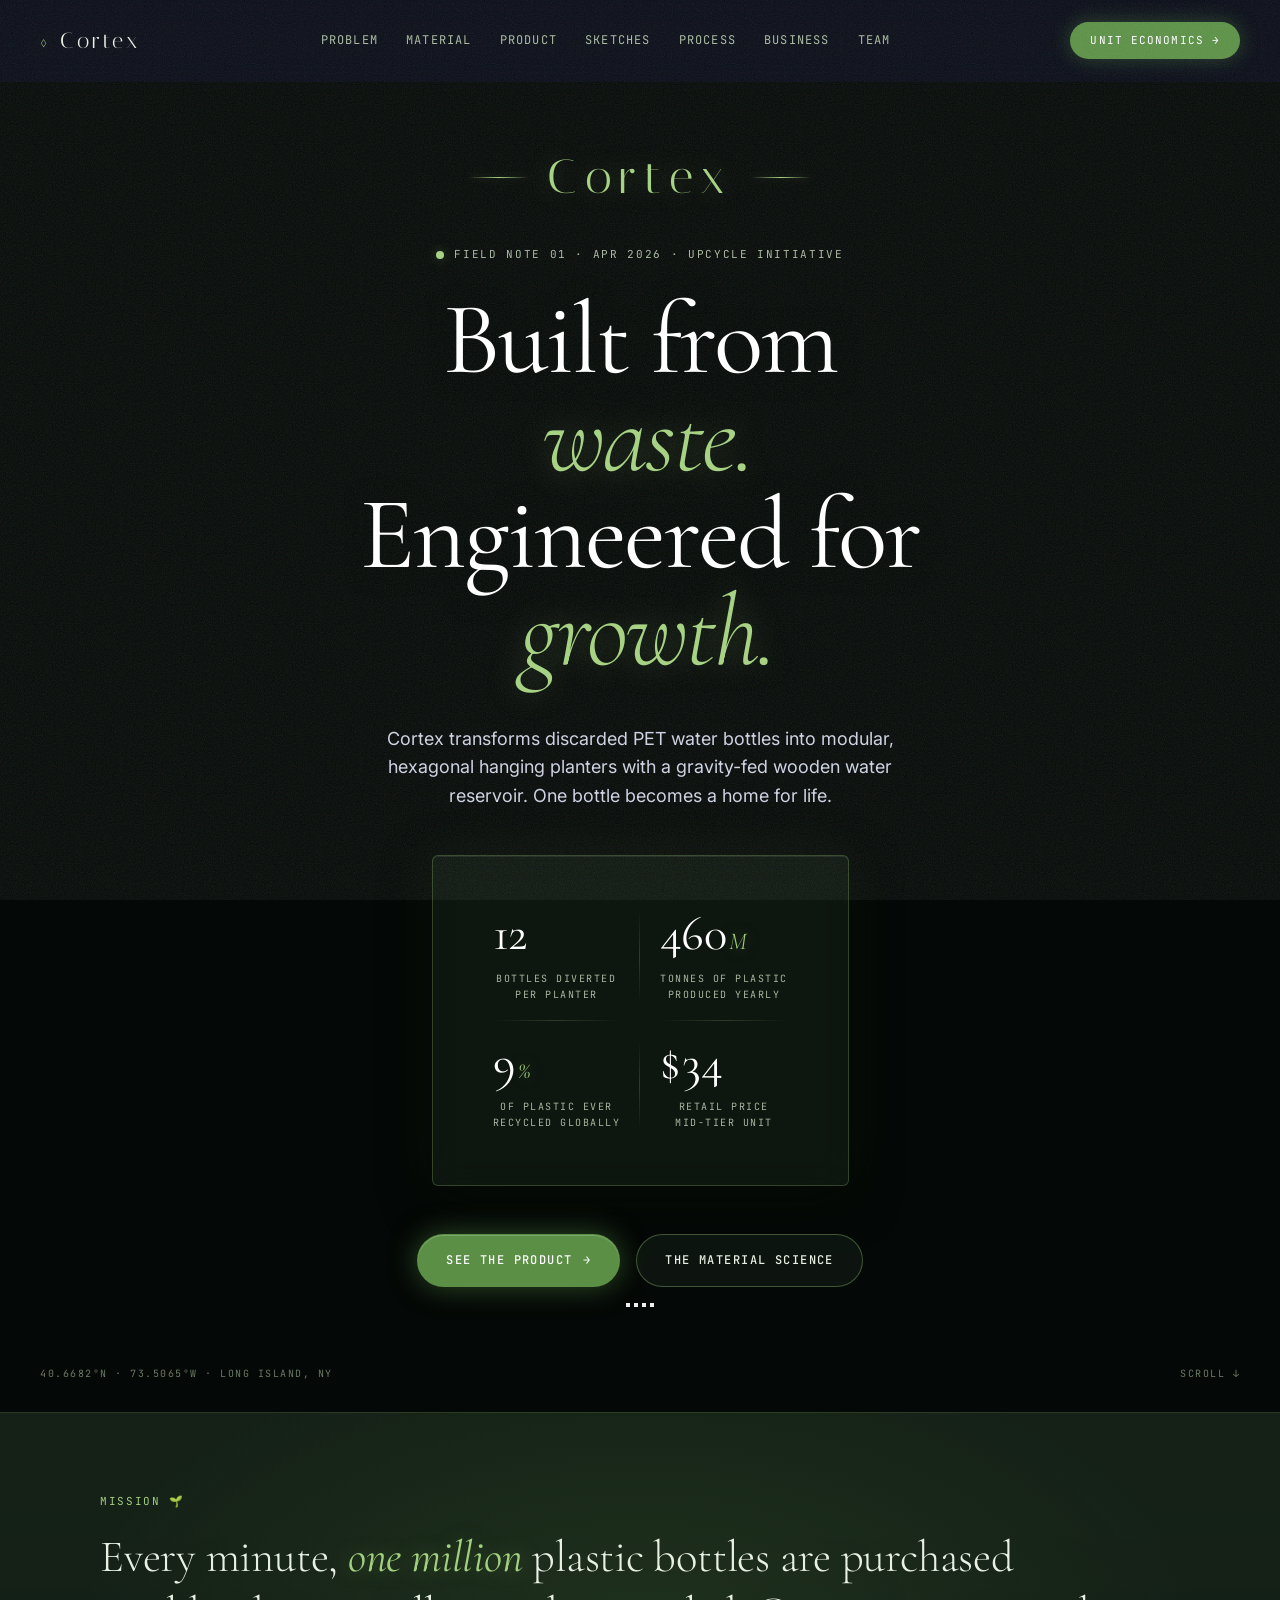
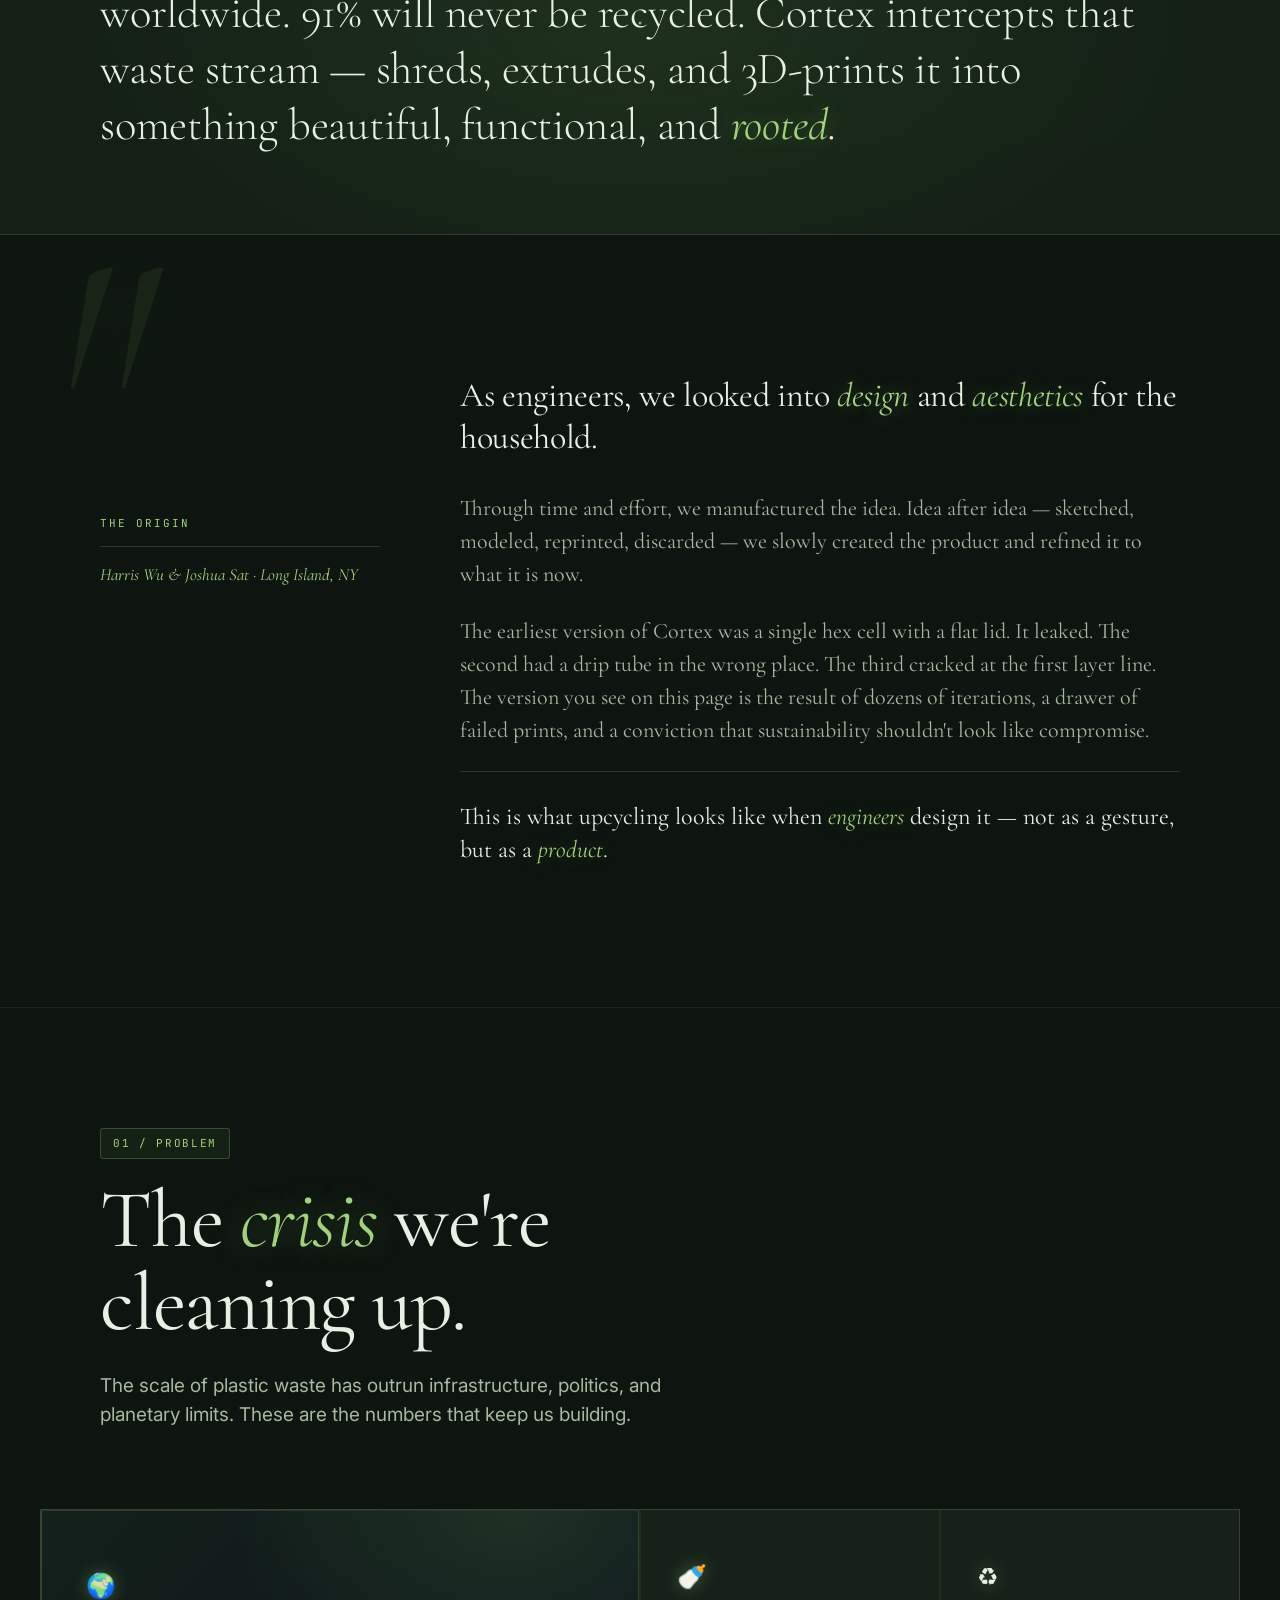
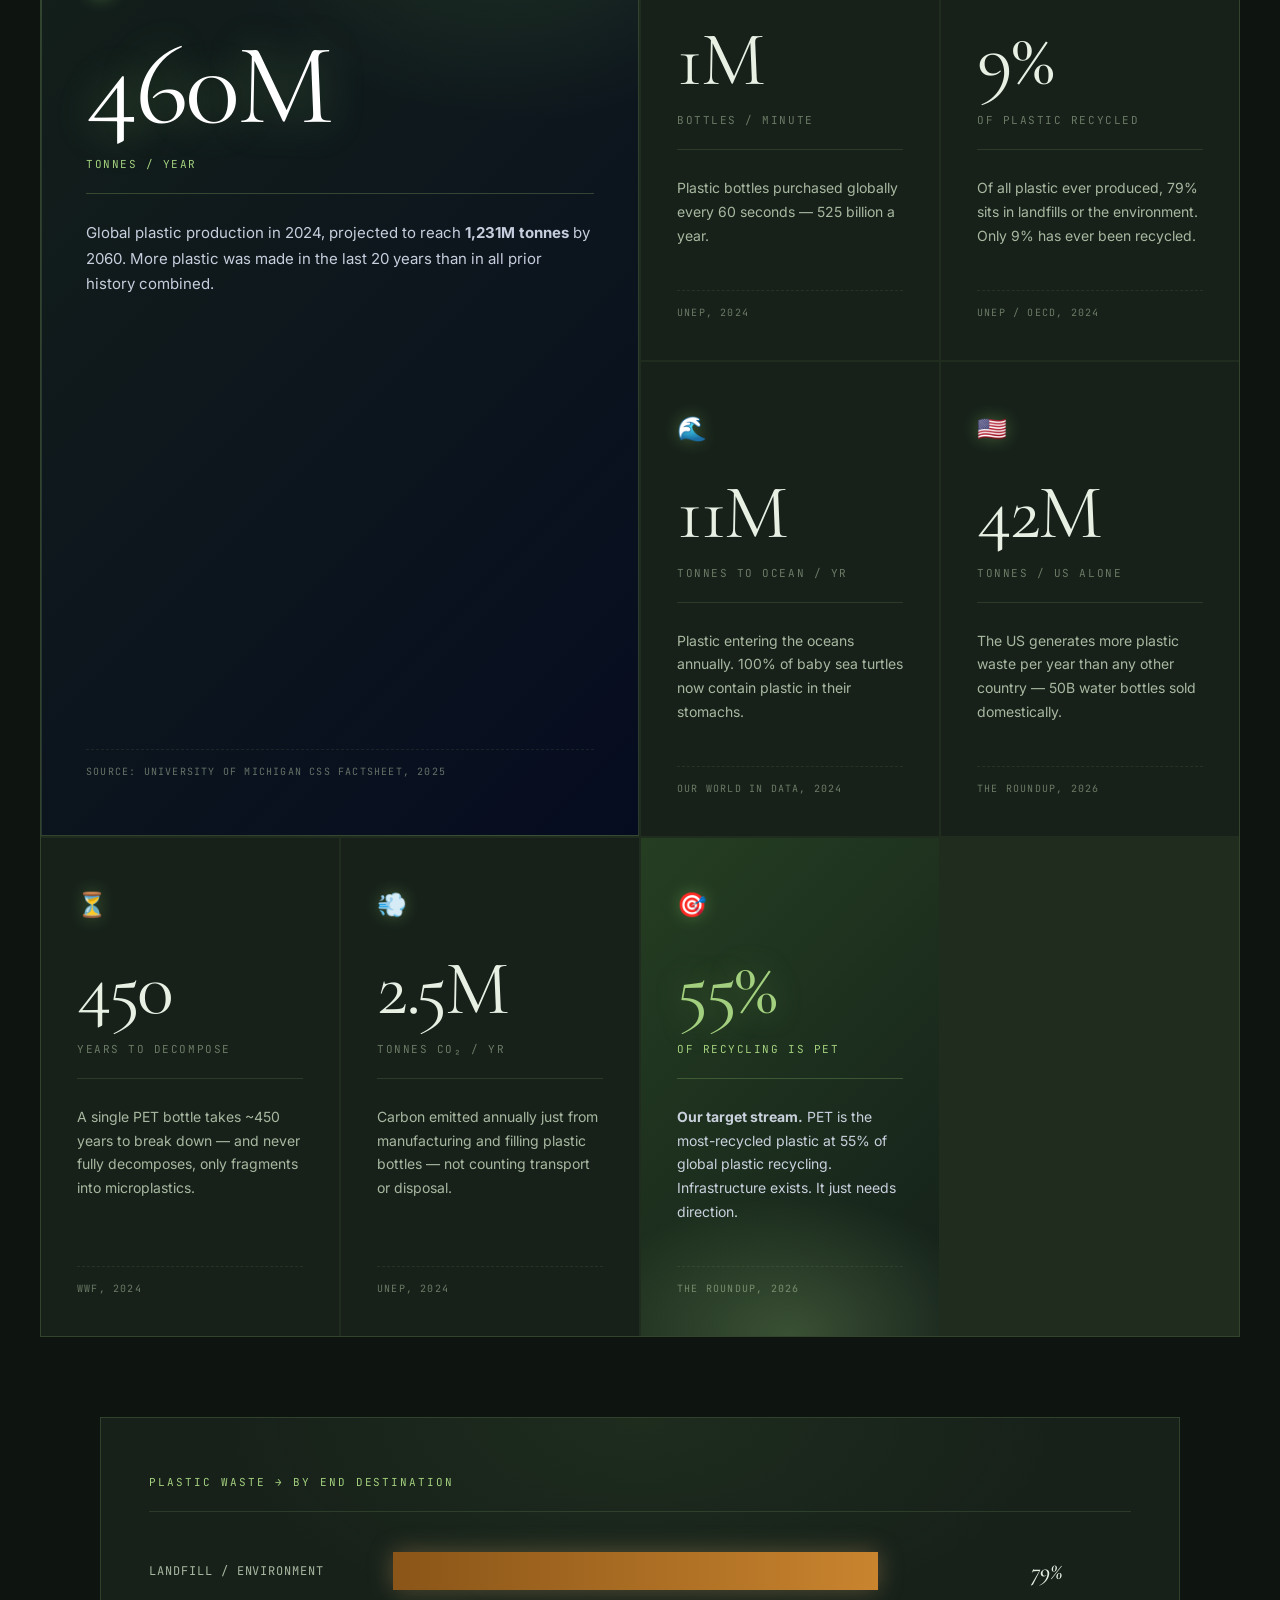
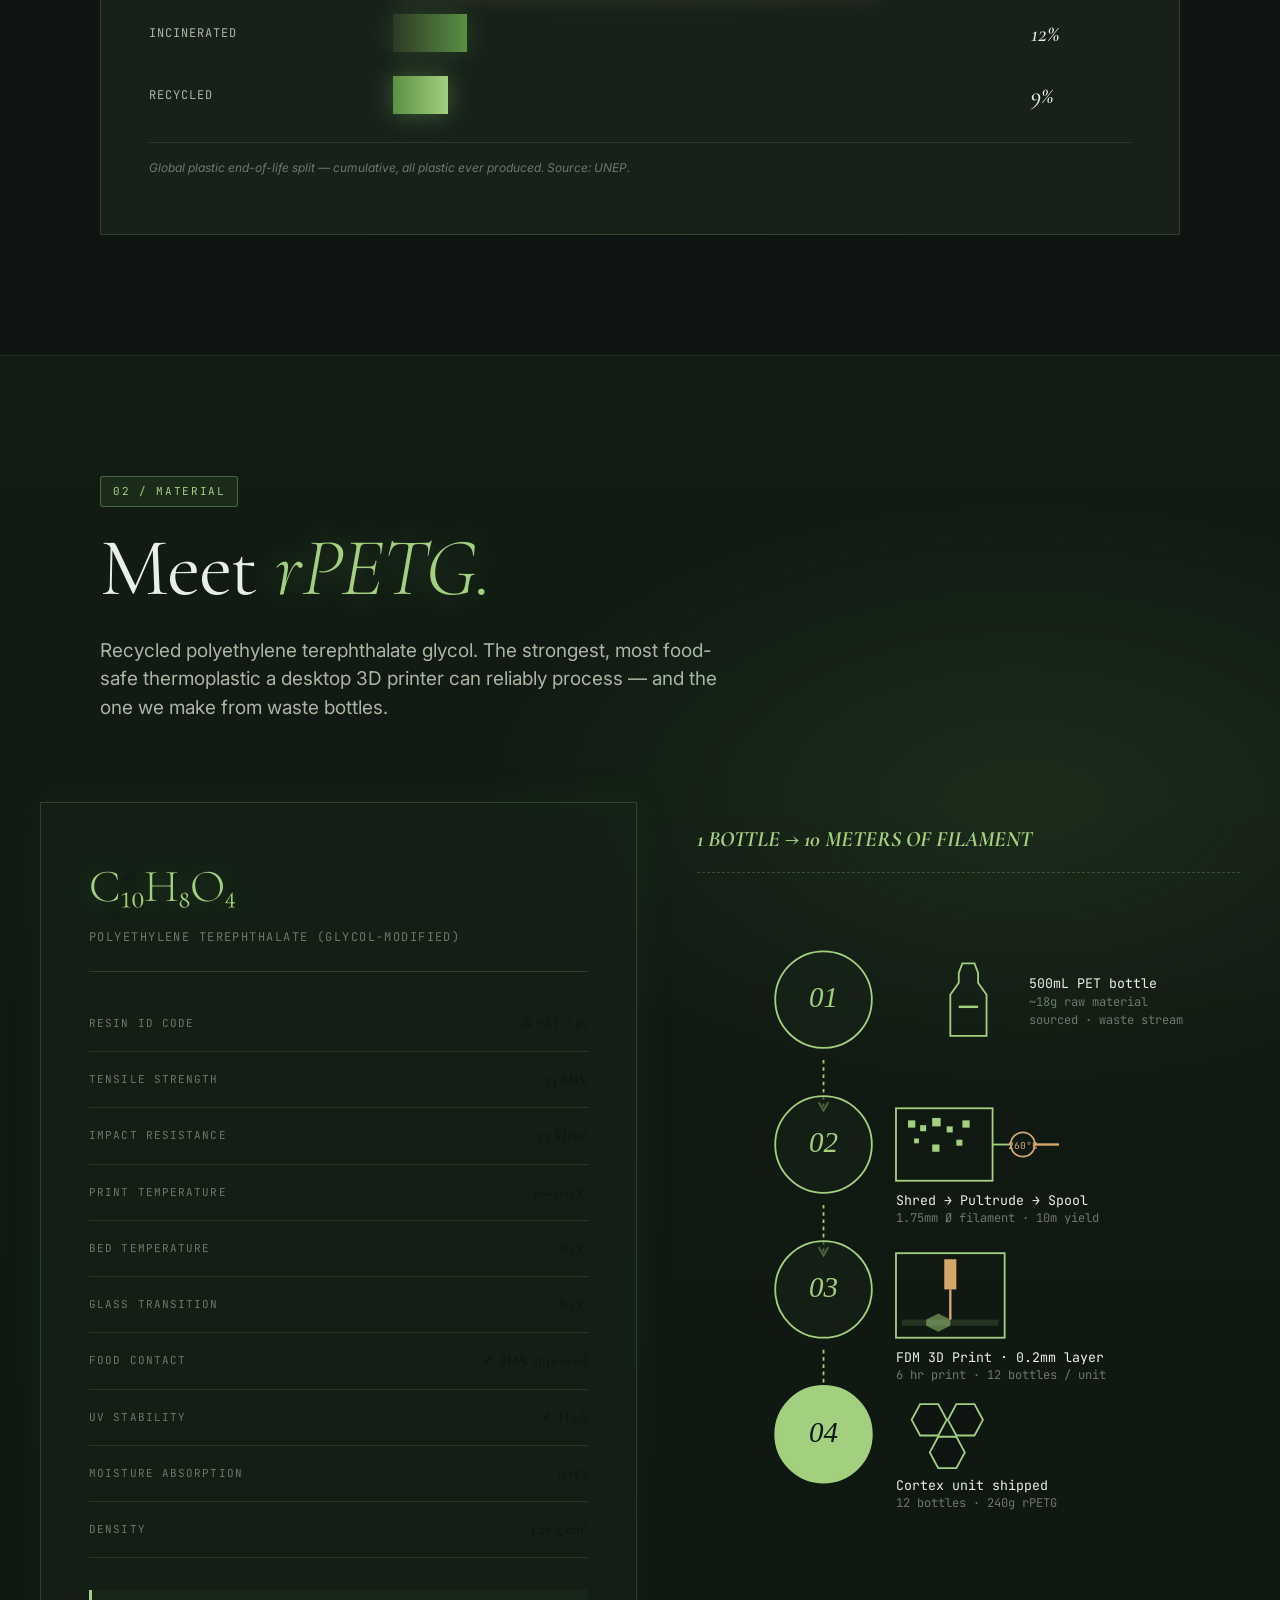
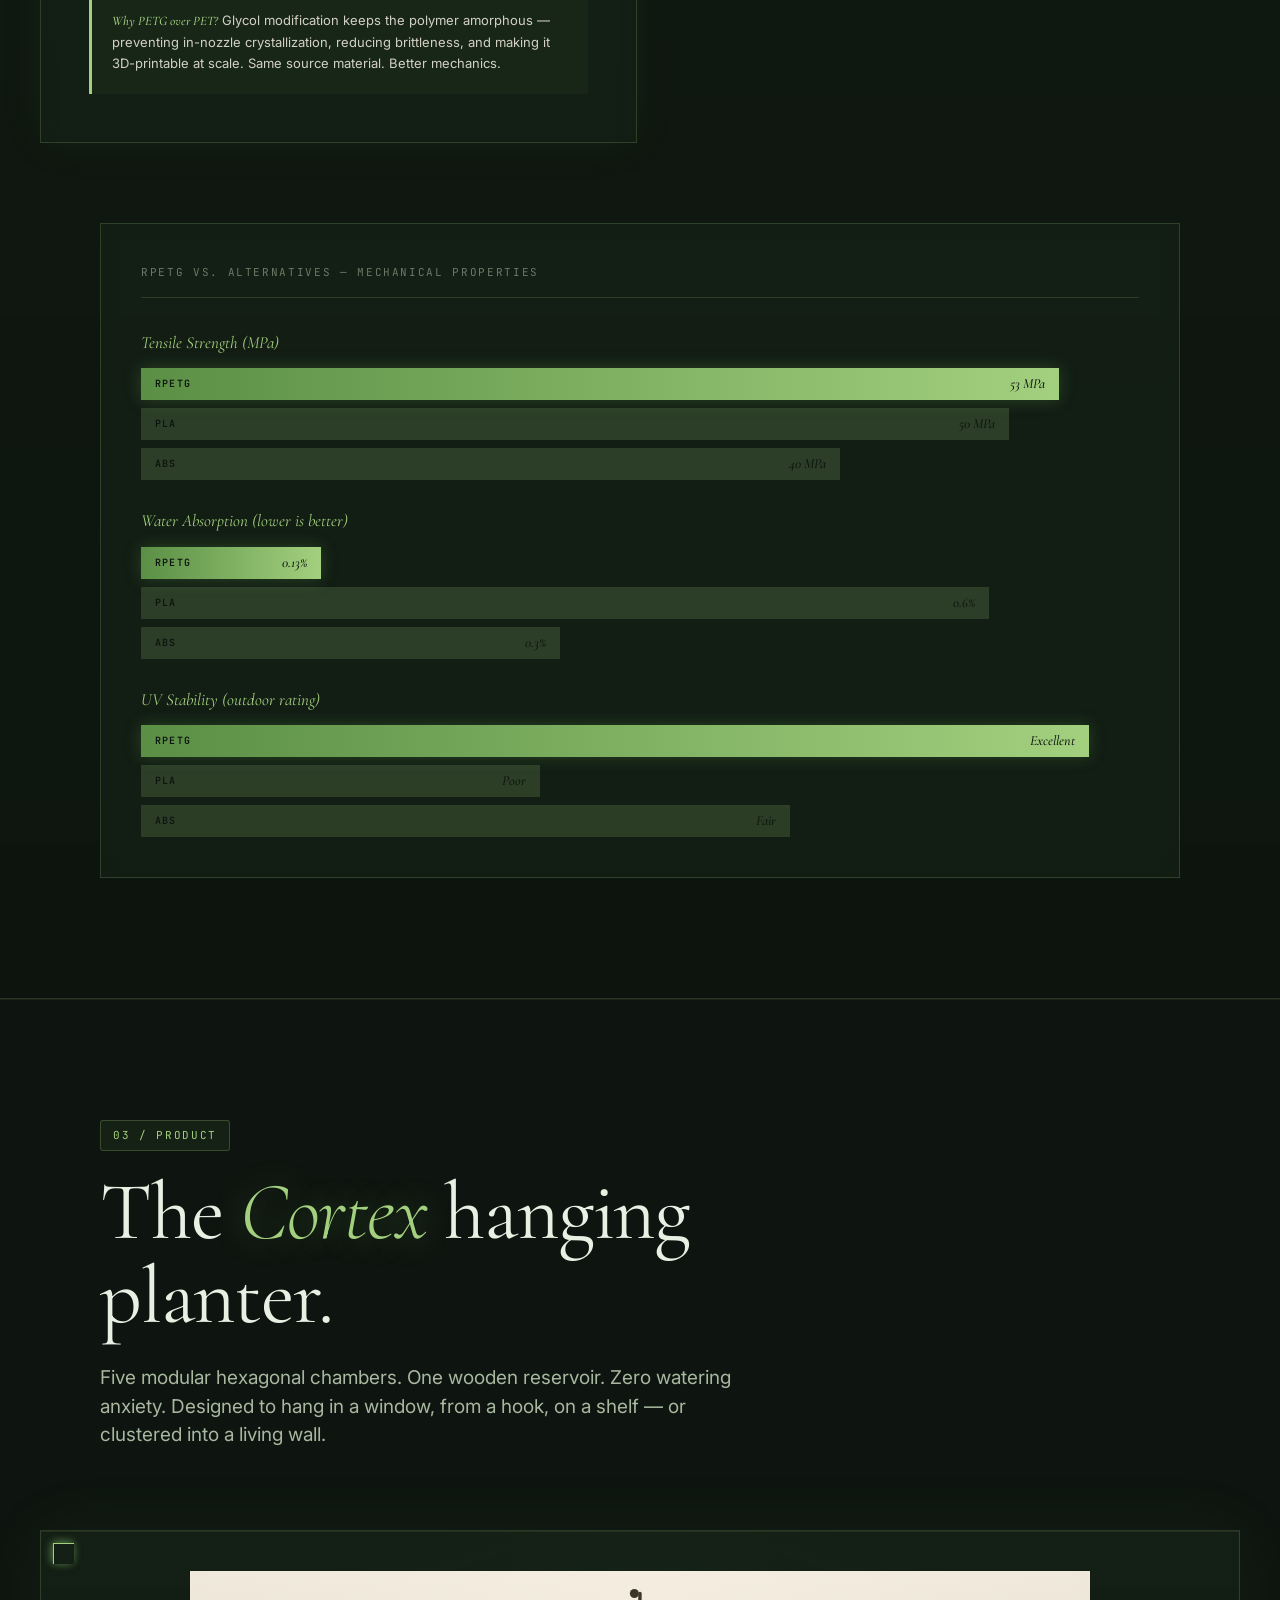
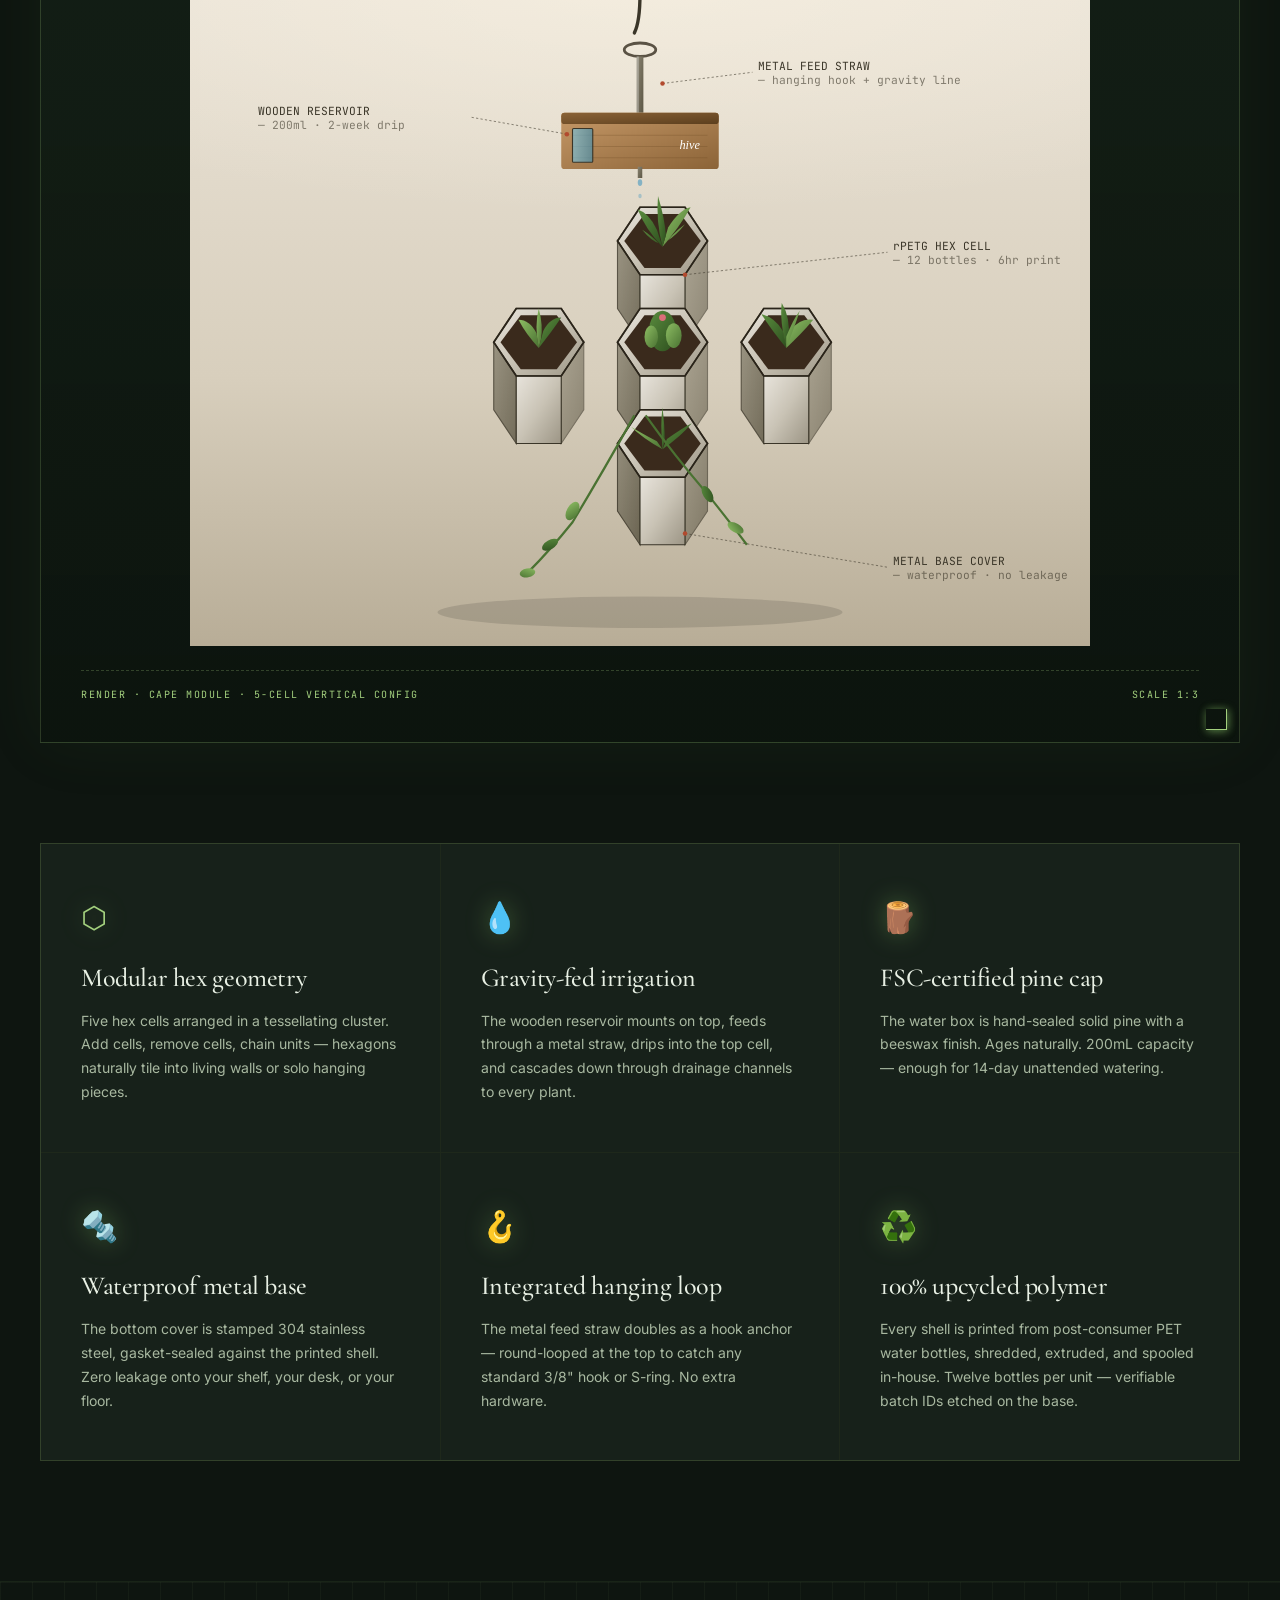
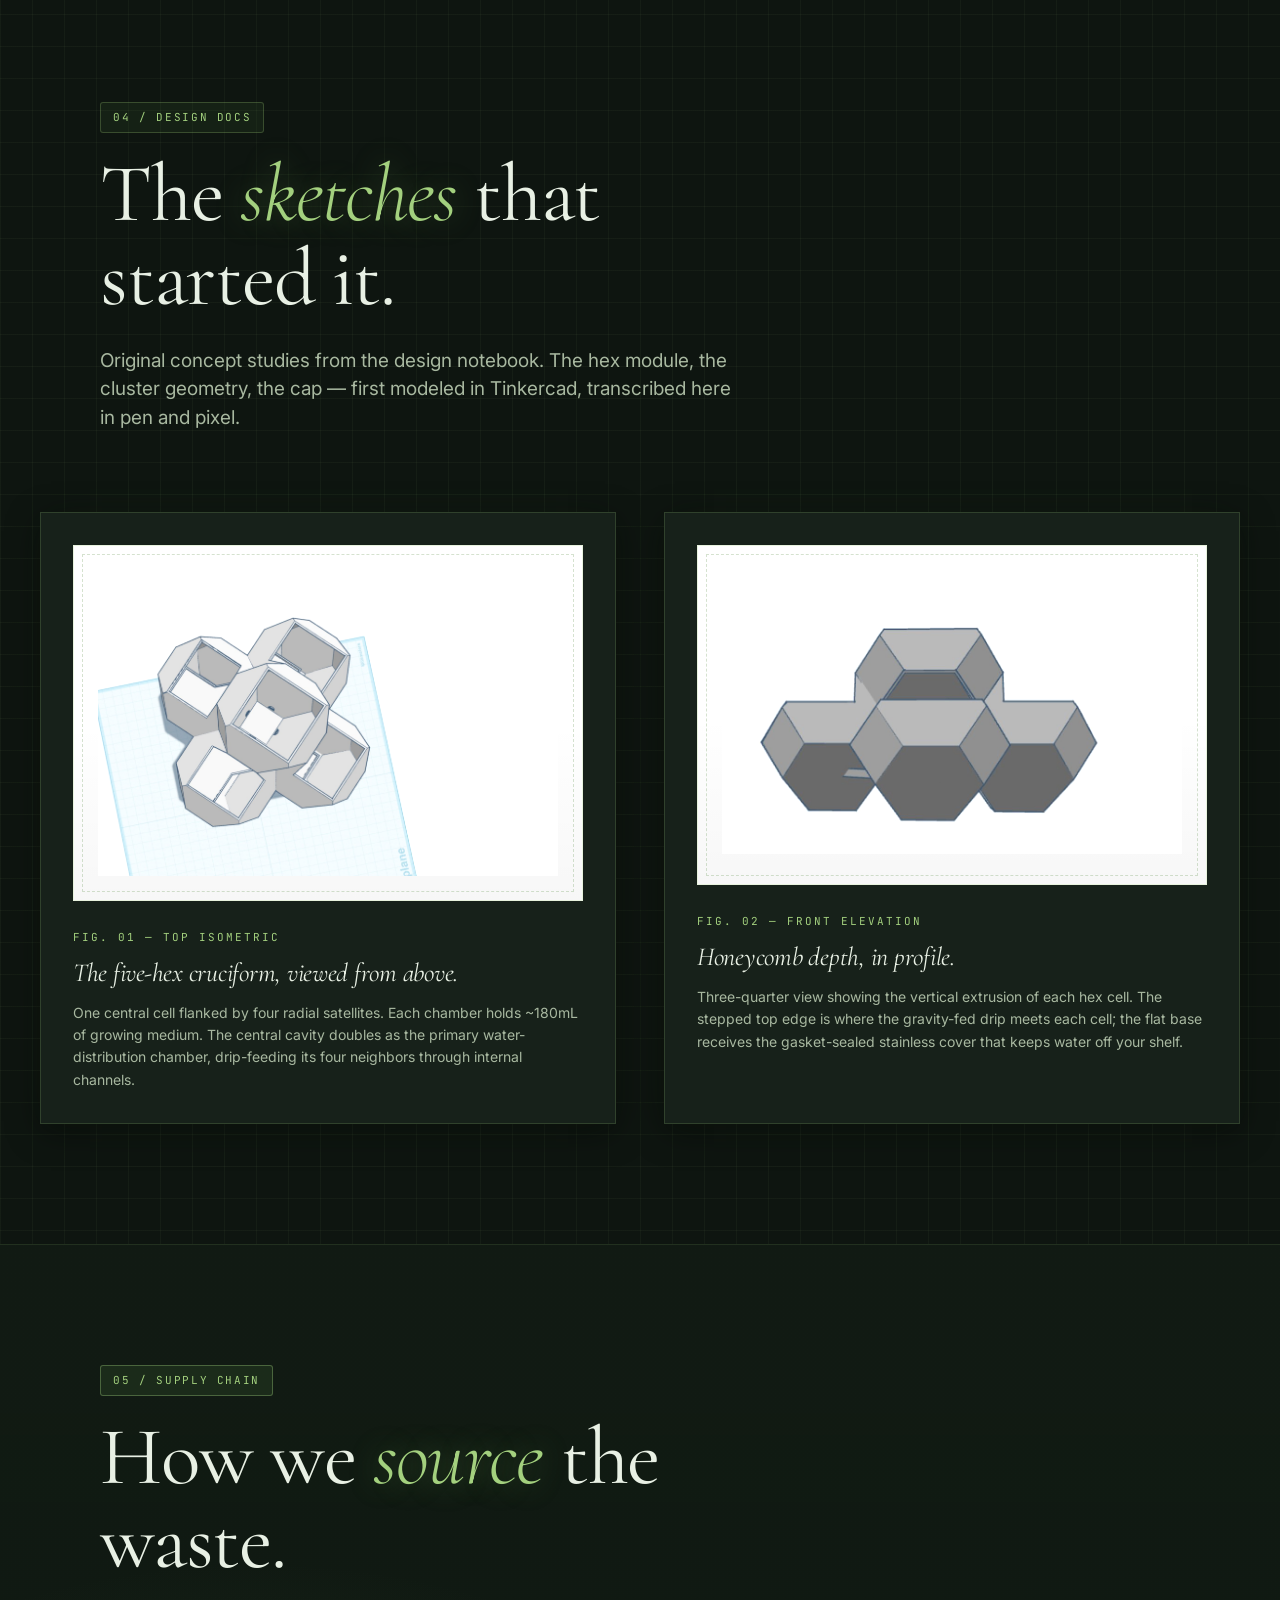
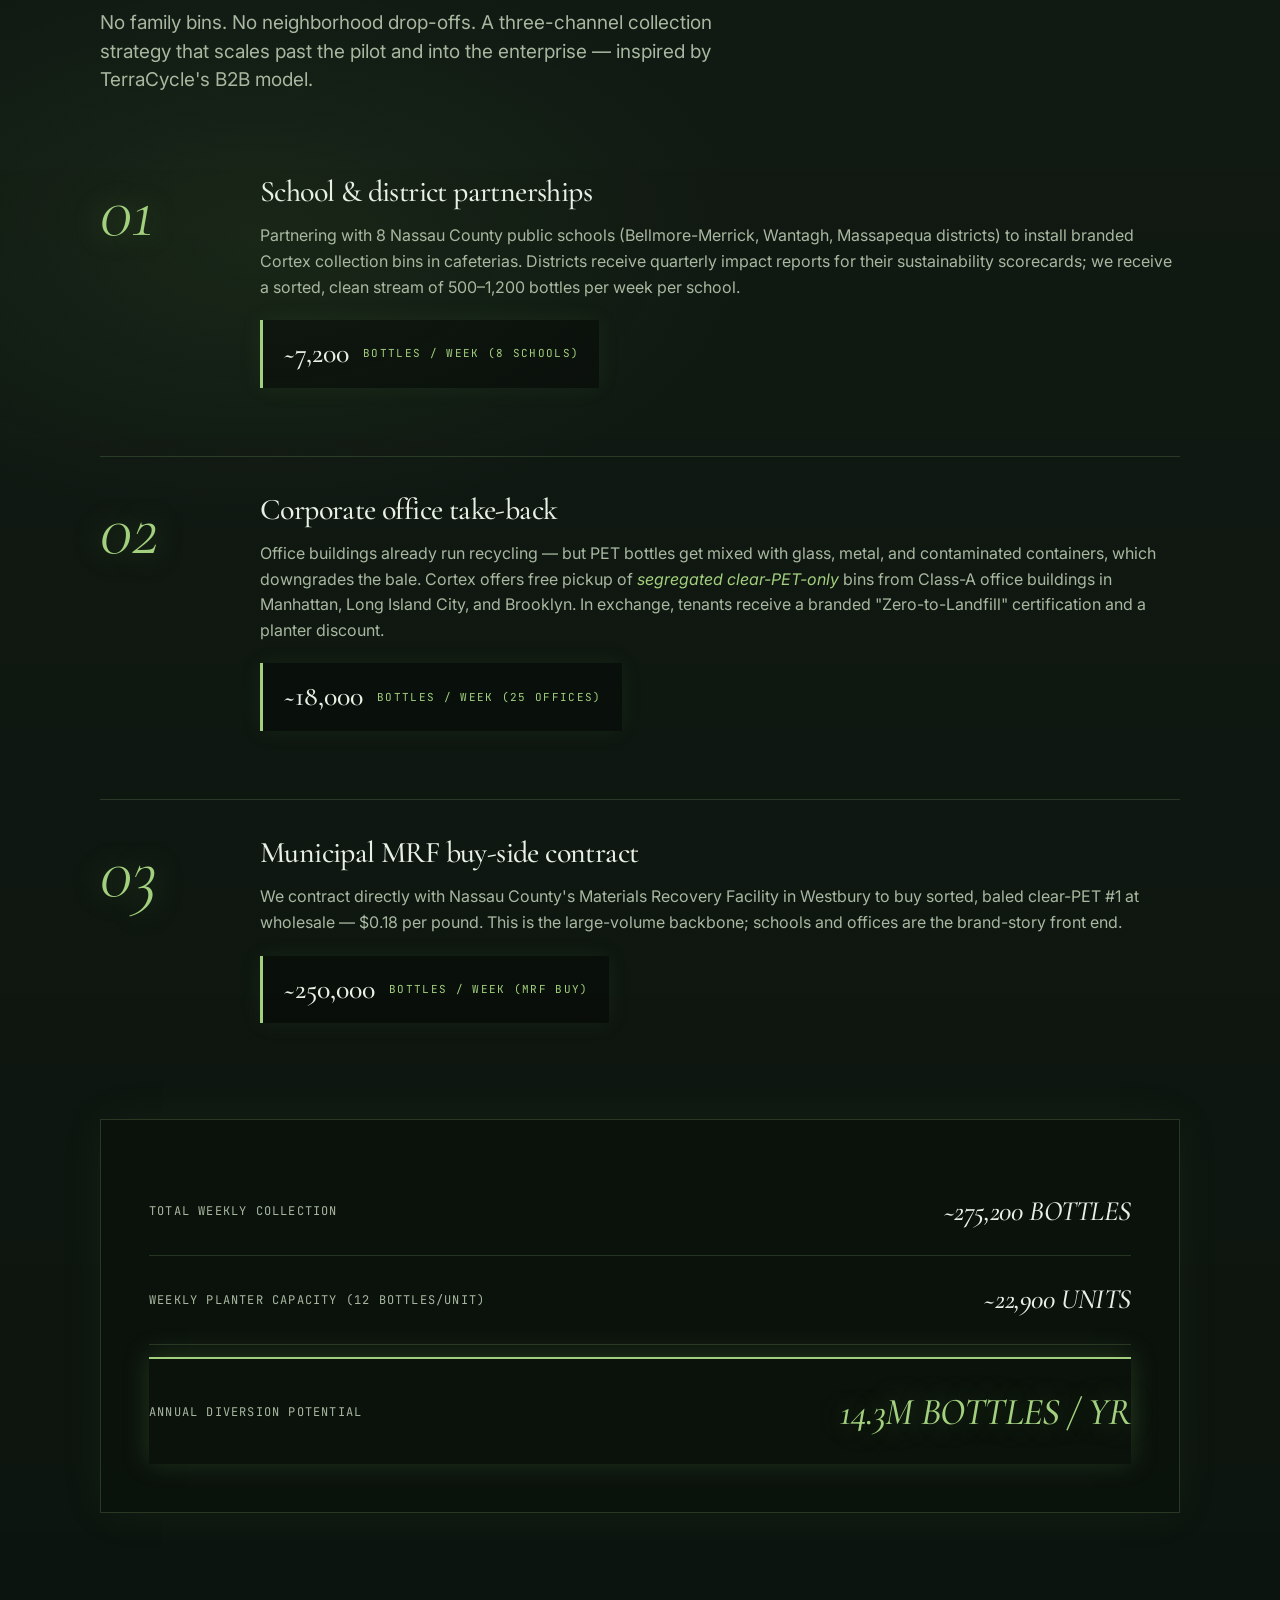
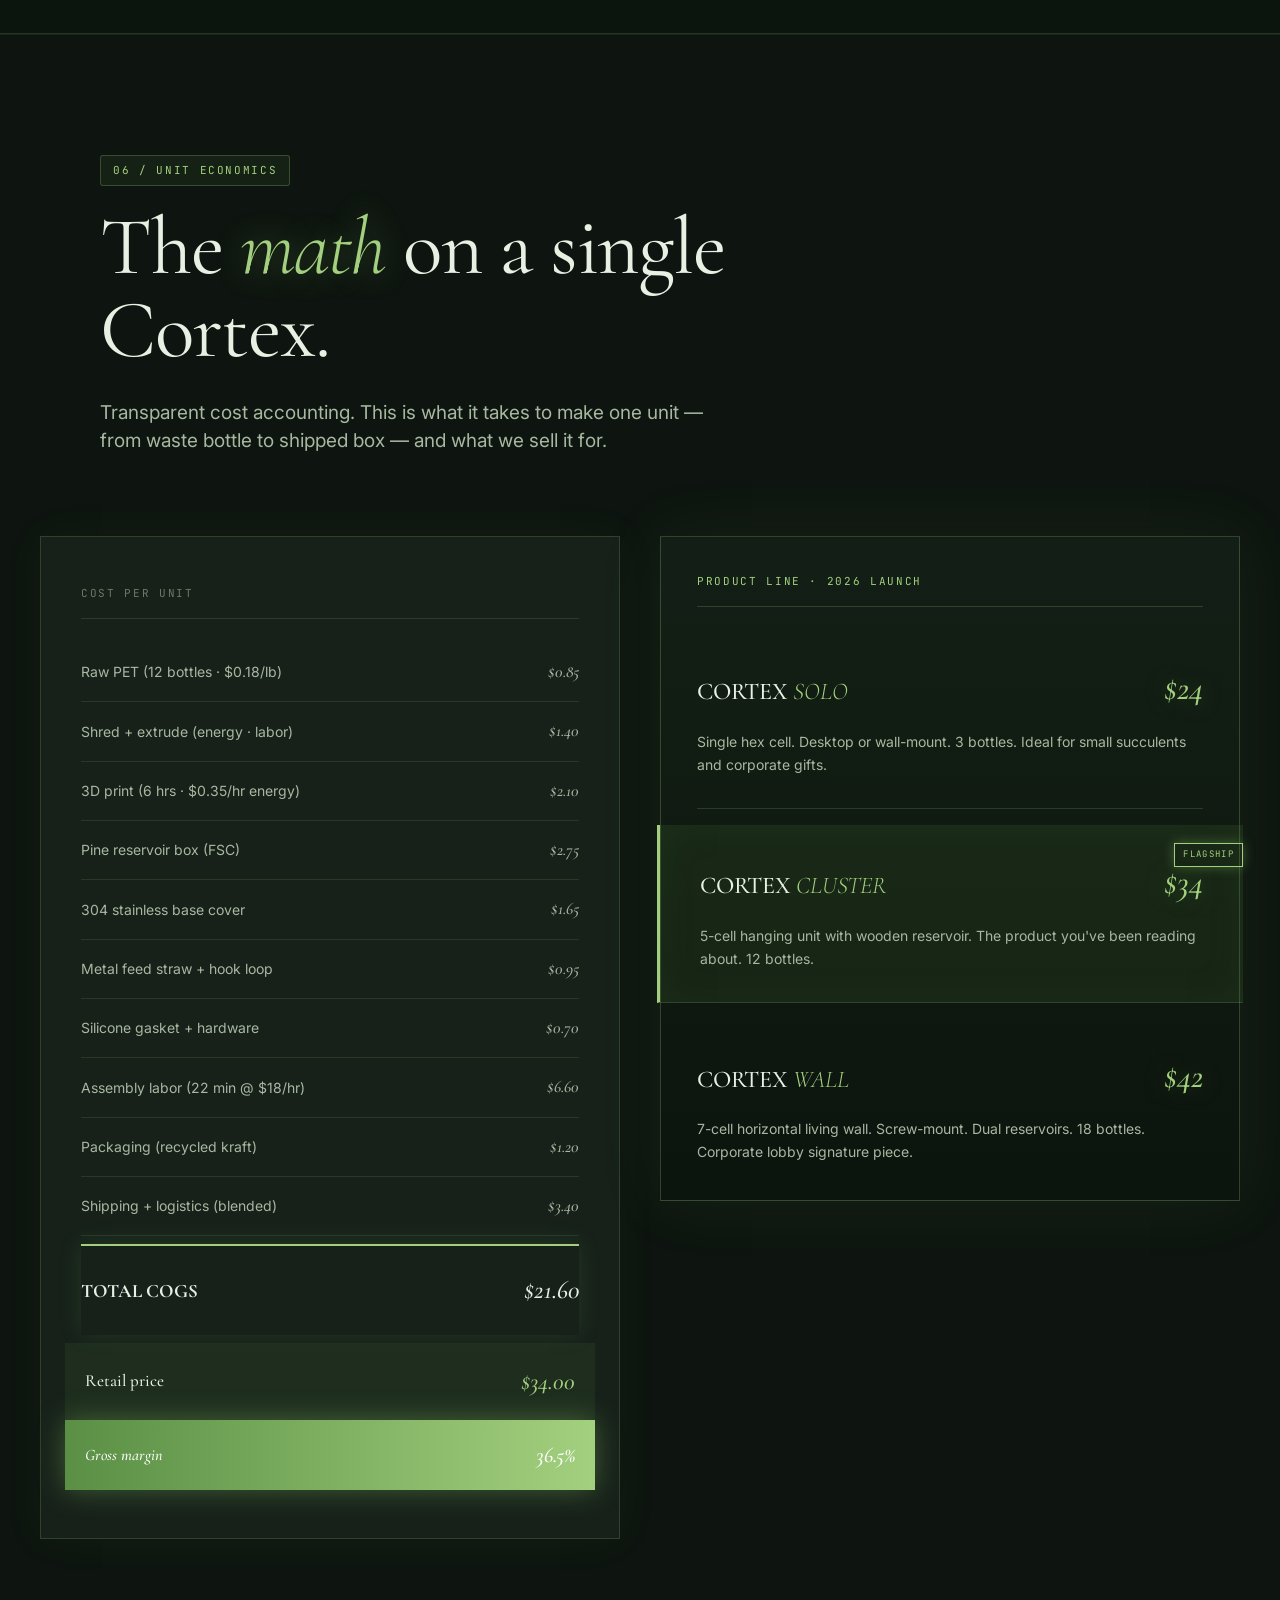
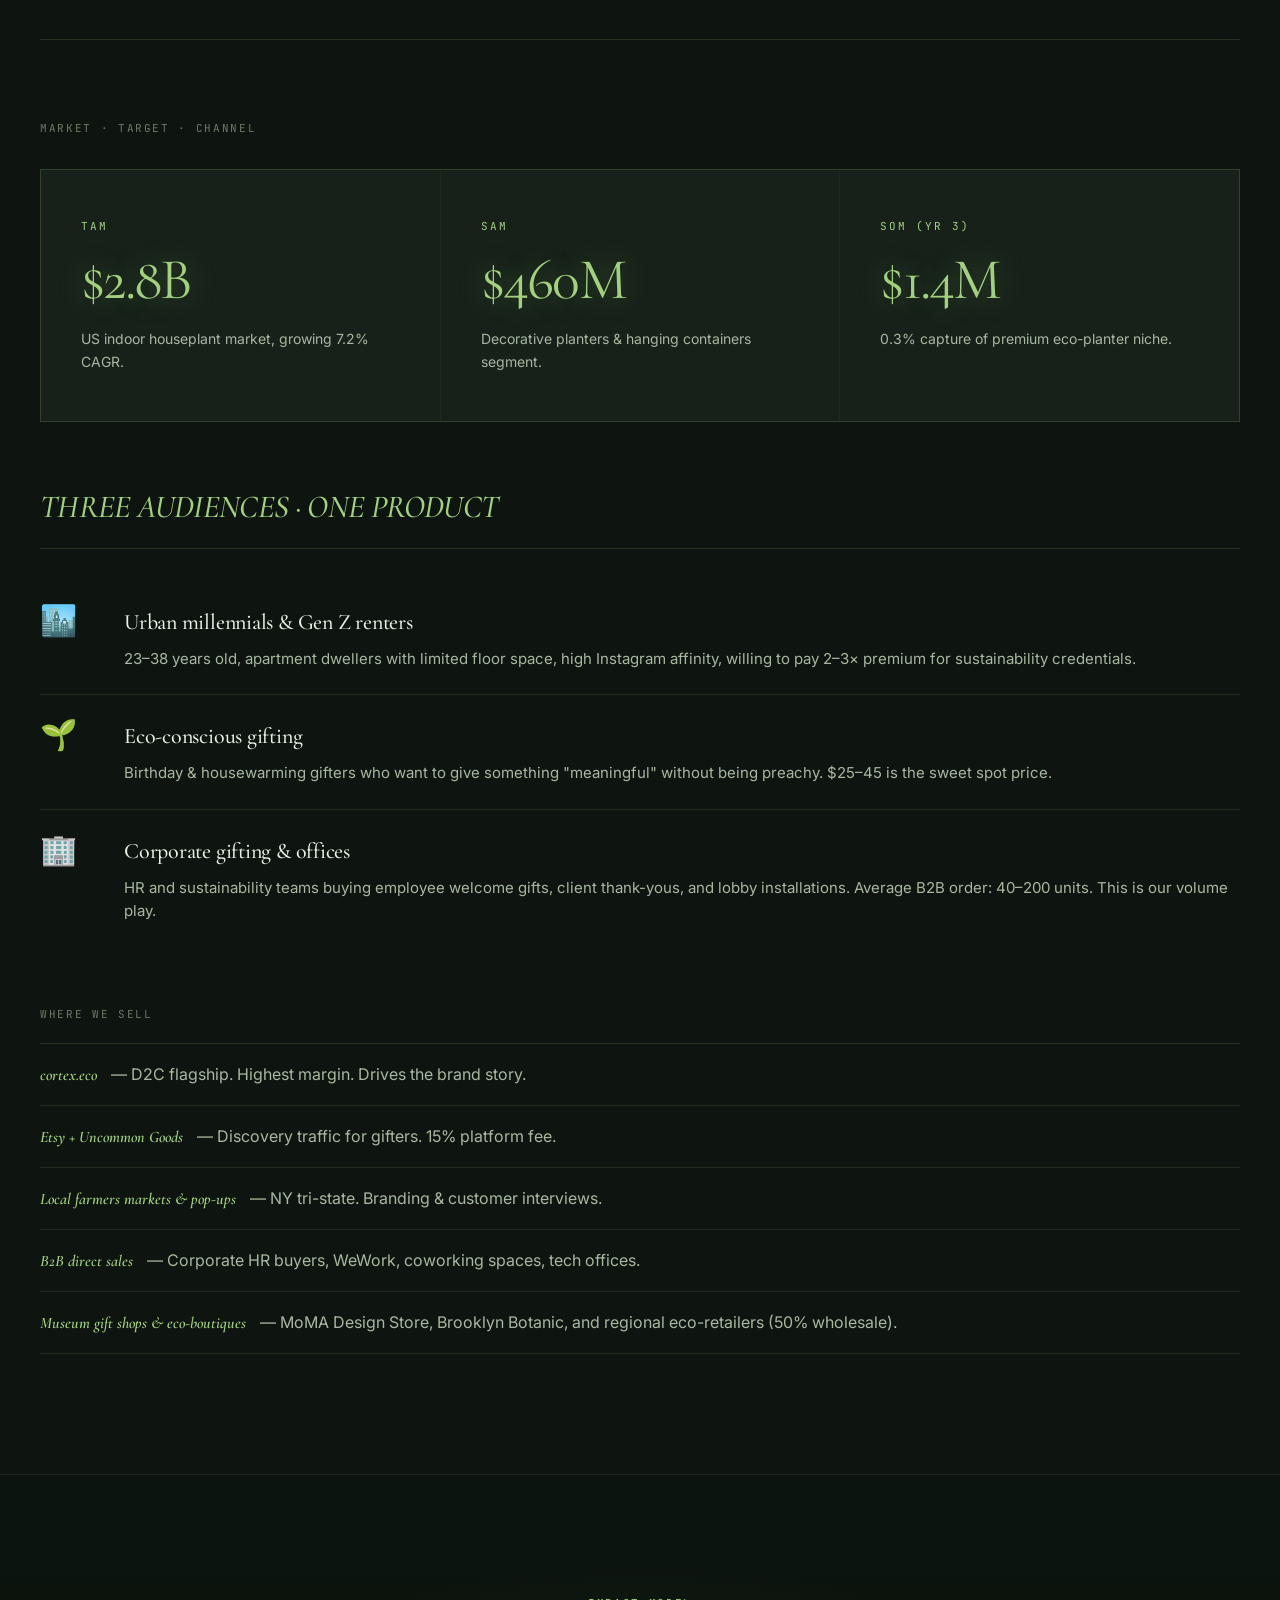
<file: index (20).html>
<!DOCTYPE html>
<html lang="en">
<head>
<meta charset="UTF-8" />
<meta name="viewport" content="width=device-width, initial-scale=1.0" />
<title>Cortex — Upcycled Hexagonal Planters from Waste PET</title>
<meta name="description" content="Cortex transforms discarded PET bottles into modular 3D-printed hanging planters with integrated gravity-fed irrigation. Built from waste. Engineered for growth." />

<link rel="icon" type="image/svg+xml" href="favicon.svg" />
<link rel="preconnect" href="https://fonts.googleapis.com">
<link rel="preconnect" href="https://fonts.gstatic.com" crossorigin>
<link href="https://fonts.googleapis.com/css2?family=Cormorant+Garamond:ital,wght@0,300;0,400;0,500;0,600;0,700;1,300;1,400;1,500;1,600;1,700&family=Italiana&family=JetBrains+Mono:wght@300;400;500;600&family=Inter:wght@300;400;500;600;700&display=swap" rel="stylesheet">

<link rel="stylesheet" href="styles.css" />
</head>
<body>

<!-- ============ GRAIN OVERLAY ============ -->
<div class="grain"></div>

<!-- ============ NAV ============ -->
<nav class="nav">
  <a href="#top" class="nav__brand">
    <span class="nav__mark">◊</span>
    <span class="nav__name">Cortex</span>
  </a>
  <div class="nav__links">
    <a href="#problem">Problem</a>
    <a href="#material">Material</a>
    <a href="#product">Product</a>
    <a href="#sketches">Sketches</a>
    <a href="#process">Process</a>
    <a href="#business">Business</a>
    <a href="#team">Team</a>
  </div>
  <a href="#business" class="nav__cta">Unit economics <span>→</span></a>
</nav>

<!-- ============ HERO: SLIDING SLIDESHOW ============ -->
<header id="top" class="hero">
  <div class="hero__slides">
    <div class="hero__slide hero__slide--1"></div>
    <div class="hero__slide hero__slide--2"></div>
    <div class="hero__slide hero__slide--3"></div>
    <div class="hero__slide hero__slide--4"></div>
  </div>

  <div class="hero__scrim"></div>

  <div class="hero__content">
    <div class="hero__brand-mark">Cortex</div>
    <div class="hero__eyebrow">
      <span class="dot"></span>
      <span>FIELD NOTE 01 · APR 2026 · UPCYCLE INITIATIVE</span>
    </div>
    <h1 class="hero__title">
      <span class="hero__line">Built from</span>
      <span class="hero__line hero__line--italic">waste.</span>
      <span class="hero__line">Engineered for</span>
      <span class="hero__line hero__line--italic">growth.</span>
    </h1>
    <p class="hero__lede">
      Cortex transforms discarded PET water bottles into modular, hexagonal hanging planters with a gravity-fed wooden water reservoir. One bottle becomes a home for life.
    </p>

    <div class="hero__stats">
      <div class="hero__stat">
        <div class="hero__stat-num"><span data-count="12">0</span></div>
        <div class="hero__stat-label">bottles diverted<br>per planter</div>
      </div>
      <div class="hero__stat">
        <div class="hero__stat-num"><span data-count="460">0</span><span class="hero__stat-suffix">M</span></div>
        <div class="hero__stat-label">tonnes of plastic<br>produced yearly</div>
      </div>
      <div class="hero__stat">
        <div class="hero__stat-num"><span data-count="9">0</span><span class="hero__stat-suffix">%</span></div>
        <div class="hero__stat-label">of plastic ever<br>recycled globally</div>
      </div>
      <div class="hero__stat">
        <div class="hero__stat-num">$<span data-count="34">0</span></div>
        <div class="hero__stat-label">retail price<br>mid-tier unit</div>
      </div>
    </div>

    <div class="hero__ctas">
      <a href="#product" class="btn btn--primary">See the product <span>→</span></a>
      <a href="#material" class="btn btn--ghost">The material science</a>
    </div>

    <div class="hero__nav">
      <button class="hero__dot hero__dot--active" data-slide="0" aria-label="Slide 1"></button>
      <button class="hero__dot" data-slide="1" aria-label="Slide 2"></button>
      <button class="hero__dot" data-slide="2" aria-label="Slide 3"></button>
      <button class="hero__dot" data-slide="3" aria-label="Slide 4"></button>
    </div>
  </div>

  <div class="hero__meta">
    <div class="hero__coords">40.6682°N · 73.5065°W · LONG ISLAND, NY</div>
    <div class="hero__scroll">SCROLL ↓</div>
  </div>
</header>

<!-- ============ MISSION ============ -->
<section class="mission">
  <div class="mission__inner">
    <div class="mission__label">MISSION 🌱</div>
    <p class="mission__text">
      Every minute, <em>one million</em> plastic bottles are purchased worldwide. 91% will never be recycled. Cortex intercepts that waste stream — shreds, extrudes, and 3D-prints it into something beautiful, functional, and <em>rooted</em>.
    </p>
  </div>
</section>

<!-- ============ ORIGIN STORY ============ -->
<section class="origin">
  <div class="origin__inner">
    <div class="origin__meta">
      <div class="origin__label">THE ORIGIN</div>
      <div class="origin__byline">Harris Wu &amp; Joshua Sat · Long Island, NY</div>
    </div>
    <div class="origin__body">
      <p class="origin__pull">As engineers, we looked into <em>design</em> and <em>aesthetics</em> for the household.</p>
      <p>Through time and effort, we manufactured the idea. Idea after idea — sketched, modeled, reprinted, discarded — we slowly created the product and refined it to what it is now.</p>
      <p>The earliest version of Cortex was a single hex cell with a flat lid. It leaked. The second had a drip tube in the wrong place. The third cracked at the first layer line. The version you see on this page is the result of dozens of iterations, a drawer of failed prints, and a conviction that sustainability shouldn't look like compromise.</p>
      <p class="origin__close">This is what upcycling looks like when <em>engineers</em> design it — not as a gesture, but as a <em>product</em>.</p>
    </div>
  </div>
</section>

<!-- ============ PROBLEM: WASTE STATS ============ -->
<section id="problem" class="problem">
  <div class="section__header">
    <div class="section__num">01 / PROBLEM</div>
    <h2 class="section__title">The <em>crisis</em> we're cleaning up.</h2>
    <p class="section__sub">The scale of plastic waste has outrun infrastructure, politics, and planetary limits. These are the numbers that keep us building.</p>
  </div>

  <div class="problem__grid">
    <article class="stat-card stat-card--large">
      <div class="stat-card__icon">🌍</div>
      <div class="stat-card__huge">460M</div>
      <div class="stat-card__unit">tonnes / year</div>
      <div class="stat-card__desc">Global plastic production in 2024, projected to reach <strong>1,231M tonnes</strong> by 2060. More plastic was made in the last 20 years than in all prior history combined.</div>
      <div class="stat-card__src">Source: University of Michigan CSS Factsheet, 2025</div>
    </article>

    <article class="stat-card">
      <div class="stat-card__icon">🍼</div>
      <div class="stat-card__huge">1M</div>
      <div class="stat-card__unit">bottles / minute</div>
      <div class="stat-card__desc">Plastic bottles purchased globally every 60 seconds — 525 billion a year.</div>
      <div class="stat-card__src">UNEP, 2024</div>
    </article>

    <article class="stat-card">
      <div class="stat-card__icon">♻️</div>
      <div class="stat-card__huge">9%</div>
      <div class="stat-card__unit">of plastic recycled</div>
      <div class="stat-card__desc">Of all plastic ever produced, 79% sits in landfills or the environment. Only 9% has ever been recycled.</div>
      <div class="stat-card__src">UNEP / OECD, 2024</div>
    </article>

    <article class="stat-card">
      <div class="stat-card__icon">🌊</div>
      <div class="stat-card__huge">11M</div>
      <div class="stat-card__unit">tonnes to ocean / yr</div>
      <div class="stat-card__desc">Plastic entering the oceans annually. 100% of baby sea turtles now contain plastic in their stomachs.</div>
      <div class="stat-card__src">Our World in Data, 2024</div>
    </article>

    <article class="stat-card">
      <div class="stat-card__icon">🇺🇸</div>
      <div class="stat-card__huge">42M</div>
      <div class="stat-card__unit">tonnes / US alone</div>
      <div class="stat-card__desc">The US generates more plastic waste per year than any other country — 50B water bottles sold domestically.</div>
      <div class="stat-card__src">The Roundup, 2026</div>
    </article>

    <article class="stat-card">
      <div class="stat-card__icon">⏳</div>
      <div class="stat-card__huge">450</div>
      <div class="stat-card__unit">years to decompose</div>
      <div class="stat-card__desc">A single PET bottle takes ~450 years to break down — and never fully decomposes, only fragments into microplastics.</div>
      <div class="stat-card__src">WWF, 2024</div>
    </article>

    <article class="stat-card">
      <div class="stat-card__icon">💨</div>
      <div class="stat-card__huge">2.5M</div>
      <div class="stat-card__unit">tonnes CO₂ / yr</div>
      <div class="stat-card__desc">Carbon emitted annually just from manufacturing and filling plastic bottles — not counting transport or disposal.</div>
      <div class="stat-card__src">UNEP, 2024</div>
    </article>

    <article class="stat-card stat-card--accent">
      <div class="stat-card__icon">🎯</div>
      <div class="stat-card__huge">55%</div>
      <div class="stat-card__unit">of recycling is PET</div>
      <div class="stat-card__desc"><strong>Our target stream.</strong> PET is the most-recycled plastic at 55% of global plastic recycling. Infrastructure exists. It just needs direction.</div>
      <div class="stat-card__src">The Roundup, 2026</div>
    </article>
  </div>

  <!-- Bar chart -->
  <div class="chart">
    <div class="chart__title">PLASTIC WASTE → BY END DESTINATION</div>
    <div class="chart__bars">
      <div class="chart__bar" style="--w:79%">
        <div class="chart__label">Landfill / Environment</div>
        <div class="chart__fill chart__fill--red"></div>
        <div class="chart__val">79%</div>
      </div>
      <div class="chart__bar" style="--w:12%">
        <div class="chart__label">Incinerated</div>
        <div class="chart__fill chart__fill--charcoal"></div>
        <div class="chart__val">12%</div>
      </div>
      <div class="chart__bar" style="--w:9%">
        <div class="chart__label">Recycled</div>
        <div class="chart__fill chart__fill--green"></div>
        <div class="chart__val">9%</div>
      </div>
    </div>
    <div class="chart__caption">Global plastic end-of-life split — cumulative, all plastic ever produced. Source: UNEP.</div>
  </div>
</section>

<!-- ============ MATERIAL: PET/PETG DEEP DIVE ============ -->
<section id="material" class="material">
  <div class="section__header section__header--dark">
    <div class="section__num">02 / MATERIAL</div>
    <h2 class="section__title">Meet <em>rPETG.</em></h2>
    <p class="section__sub">Recycled polyethylene terephthalate glycol. The strongest, most food-safe thermoplastic a desktop 3D printer can reliably process — and the one we make from waste bottles.</p>
  </div>

  <div class="material__grid">
    <!-- Left: compositional card -->
    <div class="material__spec">
      <div class="material__spec-header">
        <div class="material__formula">C₁₀H₈O₄</div>
        <div class="material__name">Polyethylene Terephthalate (Glycol-modified)</div>
      </div>

      <table class="material__table">
        <tr><td>Resin ID Code</td><td>♳ PET / #1</td></tr>
        <tr><td>Tensile Strength</td><td>53 MPa</td></tr>
        <tr><td>Impact Resistance</td><td>7.5 kJ/m²</td></tr>
        <tr><td>Print Temperature</td><td>240–260°C</td></tr>
        <tr><td>Bed Temperature</td><td>80°C</td></tr>
        <tr><td>Glass Transition</td><td>80°C</td></tr>
        <tr><td>Food Contact</td><td>✓ FDA approved</td></tr>
        <tr><td>UV Stability</td><td>✓ High</td></tr>
        <tr><td>Moisture Absorption</td><td>0.13%</td></tr>
        <tr><td>Density</td><td>1.27 g/cm³</td></tr>
      </table>

      <div class="material__note">
        <strong>Why PETG over PET?</strong> Glycol modification keeps the polymer amorphous — preventing in-nozzle crystallization, reducing brittleness, and making it 3D-printable at scale. Same source material. Better mechanics.
      </div>
    </div>

    <!-- Right: bottle → filament flow -->
    <div class="material__flow">
      <h3 class="material__flow-title">1 BOTTLE → 10 METERS OF FILAMENT</h3>

      <svg class="flow-diagram" viewBox="0 0 400 530" xmlns="http://www.w3.org/2000/svg">
        <!-- Step 1: Bottle -->
        <g class="flow-step">
          <circle cx="80" cy="80" r="40" fill="var(--paper)" stroke="var(--green)" stroke-width="1.5"/>
          <text x="80" y="86" text-anchor="middle" font-family="Fraunces" font-size="24" fill="var(--green)" font-style="italic">01</text>
        </g>
        <g transform="translate(180, 50)">
          <!-- bottle shape -->
          <path d="M 15 0 L 25 0 L 28 8 L 28 16 L 35 26 L 35 60 L 5 60 L 5 26 L 12 16 L 12 8 Z" fill="none" stroke="var(--green)" stroke-width="1.5"/>
          <rect x="12" y="35" width="16" height="2" fill="var(--green)"/>
          <text x="70" y="20" font-family="JetBrains Mono" font-size="11" fill="var(--ink)">500mL PET bottle</text>
          <text x="70" y="35" font-family="JetBrains Mono" font-size="10" fill="var(--muted)">~18g raw material</text>
          <text x="70" y="50" font-family="JetBrains Mono" font-size="10" fill="var(--muted)">sourced · waste stream</text>
        </g>

        <!-- arrow -->
        <path d="M 80 130 L 80 170" stroke="var(--green)" stroke-width="1.5" stroke-dasharray="3 3"/>
        <path d="M 76 165 L 80 172 L 84 165" fill="none" stroke="var(--green)" stroke-width="1.5"/>

        <!-- Step 2: Shred + Extrude -->
        <g class="flow-step">
          <circle cx="80" cy="200" r="40" fill="var(--paper)" stroke="var(--green)" stroke-width="1.5"/>
          <text x="80" y="206" text-anchor="middle" font-family="Fraunces" font-size="24" fill="var(--green)" font-style="italic">02</text>
        </g>
        <g transform="translate(140, 170)">
          <rect x="0" y="0" width="80" height="60" fill="none" stroke="var(--green)" stroke-width="1.5"/>
          <rect x="10" y="10" width="6" height="6" fill="var(--green)"/>
          <rect x="20" y="14" width="5" height="5" fill="var(--green)"/>
          <rect x="30" y="8" width="7" height="7" fill="var(--green)"/>
          <rect x="42" y="15" width="5" height="5" fill="var(--green)"/>
          <rect x="55" y="10" width="6" height="6" fill="var(--green)"/>
          <rect x="15" y="25" width="4" height="4" fill="var(--green)"/>
          <rect x="30" y="30" width="6" height="6" fill="var(--green)"/>
          <rect x="50" y="26" width="5" height="5" fill="var(--green)"/>
          <path d="M 80 30 L 95 30" stroke="var(--green)" stroke-width="1.5"/>
          <circle cx="105" cy="30" r="10" fill="none" stroke="var(--terra)" stroke-width="1.5"/>
          <text x="105" y="34" text-anchor="middle" font-family="JetBrains Mono" font-size="8" fill="var(--terra)">260°C</text>
          <path d="M 115 30 L 135 30" stroke="var(--terra)" stroke-width="2"/>
          <text x="0" y="80" font-family="JetBrains Mono" font-size="11" fill="var(--ink)">Shred → Pultrude → Spool</text>
          <text x="0" y="94" font-family="JetBrains Mono" font-size="10" fill="var(--muted)">1.75mm Ø filament · 10m yield</text>
        </g>

        <!-- arrow -->
        <path d="M 80 250 L 80 290" stroke="var(--green)" stroke-width="1.5" stroke-dasharray="3 3"/>
        <path d="M 76 285 L 80 292 L 84 285" fill="none" stroke="var(--green)" stroke-width="1.5"/>

        <!-- Step 3: Print -->
        <g class="flow-step">
          <circle cx="80" cy="320" r="40" fill="var(--paper)" stroke="var(--green)" stroke-width="1.5"/>
          <text x="80" y="326" text-anchor="middle" font-family="Fraunces" font-size="24" fill="var(--green)" font-style="italic">03</text>
        </g>
        <g transform="translate(140, 290)">
          <!-- printer gantry -->
          <rect x="0" y="0" width="90" height="70" fill="none" stroke="var(--green)" stroke-width="1.5"/>
          <rect x="5" y="55" width="80" height="5" fill="var(--green)" opacity="0.15"/>
          <rect x="40" y="5" width="10" height="25" fill="var(--terra)"/>
          <path d="M 45 30 L 45 55" stroke="var(--terra)" stroke-width="2"/>
          <!-- hex base -->
          <polygon points="25,55 35,50 45,55 45,60 35,65 25,60" fill="var(--green)" opacity="0.5"/>
          <text x="0" y="90" font-family="JetBrains Mono" font-size="11" fill="var(--ink)">FDM 3D Print · 0.2mm layer</text>
          <text x="0" y="104" font-family="JetBrains Mono" font-size="10" fill="var(--muted)">6 hr print · 12 bottles / unit</text>
        </g>

        <!-- arrow -->
        <path d="M 80 370 L 80 410" stroke="var(--green)" stroke-width="1.5" stroke-dasharray="3 3"/>
        <path d="M 76 405 L 80 412 L 84 405" fill="none" stroke="var(--green)" stroke-width="1.5"/>

        <!-- Step 4: Product -->
        <g class="flow-step">
          <circle cx="80" cy="440" r="40" fill="var(--green)" stroke="var(--green)" stroke-width="1.5"/>
          <text x="80" y="446" text-anchor="middle" font-family="Fraunces" font-size="24" fill="var(--paper)" font-style="italic">04</text>
        </g>
        <g transform="translate(140, 410)">
          <!-- hexagon cluster -->
          <g stroke="var(--green)" stroke-width="1.5" fill="var(--paper)">
            <polygon points="20,5 35,5 42,18 35,31 20,31 13,18"/>
            <polygon points="50,5 65,5 72,18 65,31 50,31 43,18"/>
            <polygon points="35,32 50,32 57,45 50,58 35,58 28,45"/>
          </g>
          <text x="0" y="76" font-family="JetBrains Mono" font-size="11" fill="var(--ink)">Cortex unit shipped</text>
          <text x="0" y="90" font-family="JetBrains Mono" font-size="10" fill="var(--muted)">12 bottles · 240g rPETG</text>
        </g>
      </svg>
    </div>
  </div>

  <!-- PETG property bars -->
  <div class="material__props">
    <div class="material__props-title">rPETG vs. ALTERNATIVES — MECHANICAL PROPERTIES</div>
    <div class="prop-row">
      <div class="prop-row__name">Tensile Strength (MPa)</div>
      <div class="prop-row__bars">
        <div class="prop-row__bar" style="--w:92%"><span class="prop-row__tag">rPETG</span><span class="prop-row__num">53 MPa</span></div>
        <div class="prop-row__bar prop-row__bar--alt" style="--w:87%"><span class="prop-row__tag">PLA</span><span class="prop-row__num">50 MPa</span></div>
        <div class="prop-row__bar prop-row__bar--alt" style="--w:70%"><span class="prop-row__tag">ABS</span><span class="prop-row__num">40 MPa</span></div>
      </div>
    </div>
    <div class="prop-row">
      <div class="prop-row__name">Water Absorption (lower is better)</div>
      <div class="prop-row__bars">
        <div class="prop-row__bar" style="--w:18%"><span class="prop-row__tag">rPETG</span><span class="prop-row__num">0.13%</span></div>
        <div class="prop-row__bar prop-row__bar--alt" style="--w:85%"><span class="prop-row__tag">PLA</span><span class="prop-row__num">0.6%</span></div>
        <div class="prop-row__bar prop-row__bar--alt" style="--w:42%"><span class="prop-row__tag">ABS</span><span class="prop-row__num">0.3%</span></div>
      </div>
    </div>
    <div class="prop-row">
      <div class="prop-row__name">UV Stability (outdoor rating)</div>
      <div class="prop-row__bars">
        <div class="prop-row__bar" style="--w:95%"><span class="prop-row__tag">rPETG</span><span class="prop-row__num">Excellent</span></div>
        <div class="prop-row__bar prop-row__bar--alt" style="--w:40%"><span class="prop-row__tag">PLA</span><span class="prop-row__num">Poor</span></div>
        <div class="prop-row__bar prop-row__bar--alt" style="--w:65%"><span class="prop-row__tag">ABS</span><span class="prop-row__num">Fair</span></div>
      </div>
    </div>
  </div>
</section>

<!-- ============ PRODUCT ============ -->
<section id="product" class="product">
  <div class="section__header">
    <div class="section__num">03 / PRODUCT</div>
    <h2 class="section__title">The <em>Cortex</em> hanging planter.</h2>
    <p class="section__sub">Five modular hexagonal chambers. One wooden reservoir. Zero watering anxiety. Designed to hang in a window, from a hook, on a shelf — or clustered into a living wall.</p>
  </div>

  <!-- Product render placeholder: SVG photoreal illustration -->
  <div class="product__render">
    <svg viewBox="0 0 800 600" xmlns="http://www.w3.org/2000/svg" class="render-svg">
      <defs>
        <linearGradient id="roomBG" x1="0" y1="0" x2="0" y2="1">
          <stop offset="0%" stop-color="#ebe4d8"/>
          <stop offset="60%" stop-color="#d8cfbd"/>
          <stop offset="100%" stop-color="#b8ad97"/>
        </linearGradient>
        <linearGradient id="plastic" x1="0" y1="0" x2="1" y2="1">
          <stop offset="0%" stop-color="#e8e4dc"/>
          <stop offset="50%" stop-color="#c9c3b5"/>
          <stop offset="100%" stop-color="#9c9585"/>
        </linearGradient>
        <linearGradient id="plasticDark" x1="0" y1="0" x2="1" y2="1">
          <stop offset="0%" stop-color="#8a8472"/>
          <stop offset="100%" stop-color="#5c5644"/>
        </linearGradient>
        <linearGradient id="wood" x1="0" y1="0" x2="1" y2="1">
          <stop offset="0%" stop-color="#c69968"/>
          <stop offset="100%" stop-color="#8b6337"/>
        </linearGradient>
        <linearGradient id="woodDark" x1="0" y1="0" x2="1" y2="1">
          <stop offset="0%" stop-color="#8b6337"/>
          <stop offset="100%" stop-color="#5c3f1e"/>
        </linearGradient>
        <linearGradient id="leafG" x1="0" y1="0" x2="1" y2="1">
          <stop offset="0%" stop-color="#5a8c3e"/>
          <stop offset="100%" stop-color="#2d4f1e"/>
        </linearGradient>
        <linearGradient id="leafLight" x1="0" y1="0" x2="1" y2="1">
          <stop offset="0%" stop-color="#8dbd63"/>
          <stop offset="100%" stop-color="#4a7232"/>
        </linearGradient>
        <radialGradient id="spotLight" cx="0.5" cy="0" r="0.9">
          <stop offset="0%" stop-color="#fff8e8" stop-opacity="0.6"/>
          <stop offset="100%" stop-color="#fff8e8" stop-opacity="0"/>
        </radialGradient>
        <linearGradient id="waterGrad">
          <stop offset="0%" stop-color="#7ec0d6"/>
          <stop offset="100%" stop-color="#4a8eaa"/>
        </linearGradient>
      </defs>

      <!-- Room background -->
      <rect width="800" height="600" fill="url(#roomBG)"/>
      <rect width="800" height="240" fill="url(#spotLight)" opacity="0.8"/>

      <!-- Wall shadow behind object -->
      <ellipse cx="400" cy="570" rx="180" ry="14" fill="#000" opacity="0.12"/>

      <!-- Hanging hook at top -->
      <path d="M 400 20 Q 400 45 395 55" fill="none" stroke="#3a3528" stroke-width="3" stroke-linecap="round"/>
      <circle cx="395" cy="20" r="4" fill="#3a3528"/>
      <!-- Metal loop -->
      <ellipse cx="400" cy="70" rx="14" ry="6" fill="none" stroke="#5a5244" stroke-width="2.5"/>

      <!-- Metal straw (vertical connector from loop down to wooden box) -->
      <rect x="397" y="76" width="6" height="50" fill="url(#plasticDark)"/>
      <rect x="397" y="76" width="2" height="50" fill="#fff" opacity="0.3"/>

      <!-- Wooden water reservoir box, mounted on top -->
      <g transform="translate(330, 126)">
        <rect x="0" y="0" width="140" height="50" fill="url(#wood)" rx="3"/>
        <rect x="0" y="0" width="140" height="10" fill="url(#woodDark)" rx="3"/>
        <!-- wood grain lines -->
        <line x1="10" y1="20" x2="130" y2="20" stroke="#6b4a22" stroke-width="0.5" opacity="0.5"/>
        <line x1="10" y1="30" x2="130" y2="30" stroke="#6b4a22" stroke-width="0.5" opacity="0.5"/>
        <line x1="10" y1="40" x2="130" y2="40" stroke="#6b4a22" stroke-width="0.5" opacity="0.5"/>
        <!-- water fill indicator window -->
        <rect x="10" y="14" width="18" height="30" fill="url(#waterGrad)" opacity="0.7" rx="1"/>
        <rect x="10" y="14" width="18" height="30" fill="none" stroke="#3a3528" stroke-width="1" rx="1"/>
        <!-- drip outlet -->
        <rect x="68" y="48" width="4" height="10" fill="url(#plasticDark)"/>
        <!-- brand -->
        <text x="105" y="32" font-family="Fraunces" font-size="11" fill="#fff" font-style="italic">hive</text>
      </g>

      <!-- Drip of water from outlet -->
      <ellipse cx="400" cy="188" rx="2" ry="3" fill="#6ba8c2" opacity="0.8"/>
      <ellipse cx="400" cy="200" rx="1.5" ry="2" fill="#6ba8c2" opacity="0.5"/>

      <!-- Top-center hexagon pot (main top cell) -->
      <g transform="translate(340, 200)">
        <!-- hex side faces, extruded -->
        <polygon points="60,10 100,10 120,40 100,70 60,70 40,40" fill="url(#plastic)" stroke="#5c5644" stroke-width="1.5"/>
        <polygon points="60,70 100,70 100,130 60,130 40,100 40,40" fill="url(#plastic)" opacity="0"/>
        <!-- side walls -->
        <polygon points="40,40 60,70 60,130 40,100" fill="url(#plasticDark)" opacity="0.8" stroke="#3a3528" stroke-width="1"/>
        <polygon points="120,40 100,70 100,130 120,100" fill="url(#plasticDark)" opacity="0.6" stroke="#3a3528" stroke-width="1"/>
        <polygon points="60,70 100,70 100,130 60,130" fill="url(#plastic)" stroke="#3a3528" stroke-width="1"/>
        <!-- rim (top hexagon) -->
        <polygon points="60,10 100,10 120,40 100,70 60,70 40,40" fill="none" stroke="#2a241a" stroke-width="1.5"/>
        <!-- soil inside -->
        <polygon points="64,16 96,16 114,40 96,64 64,64 46,40" fill="#3a2a1c"/>
        <!-- plant -->
        <g transform="translate(80, 40)">
          <path d="M 0 5 Q -15 -10 -22 -28 Q -12 -25 -5 -10 Z" fill="url(#leafG)"/>
          <path d="M 0 5 Q 15 -12 25 -30 Q 15 -28 5 -12 Z" fill="url(#leafLight)"/>
          <path d="M 0 5 Q -6 -18 -4 -40 Q 2 -20 3 -5 Z" fill="url(#leafG)"/>
          <path d="M 0 5 Q 10 -8 20 -15 Q 12 -5 4 0 Z" fill="url(#leafLight)"/>
          <path d="M 0 5 Q -10 -5 -18 -10 Q -10 0 -3 2 Z" fill="url(#leafG)"/>
        </g>
      </g>

      <!-- Middle row: 3 hexagons - left -->
      <g transform="translate(230, 290)">
        <polygon points="60,10 100,10 120,40 100,70 60,70 40,40" fill="url(#plastic)" stroke="#5c5644" stroke-width="1.5"/>
        <polygon points="40,40 60,70 60,130 40,100" fill="url(#plasticDark)" opacity="0.8" stroke="#3a3528" stroke-width="1"/>
        <polygon points="120,40 100,70 100,130 120,100" fill="url(#plasticDark)" opacity="0.6" stroke="#3a3528" stroke-width="1"/>
        <polygon points="60,70 100,70 100,130 60,130" fill="url(#plastic)" stroke="#3a3528" stroke-width="1"/>
        <polygon points="60,10 100,10 120,40 100,70 60,70 40,40" fill="none" stroke="#2a241a" stroke-width="1.5"/>
        <polygon points="64,16 96,16 114,40 96,64 64,64 46,40" fill="#3a2a1c"/>
        <g transform="translate(80, 40)">
          <path d="M 0 5 Q -12 -8 -18 -20 Q -8 -20 -2 -8 Z" fill="url(#leafLight)"/>
          <path d="M 0 5 Q 12 -10 20 -22 Q 10 -22 4 -10 Z" fill="url(#leafG)"/>
          <path d="M 0 5 Q -4 -15 0 -30 Q 4 -15 2 -3 Z" fill="url(#leafLight)"/>
        </g>
      </g>

      <!-- Middle row: center (offset slightly below) -->
      <g transform="translate(340, 290)">
        <polygon points="60,10 100,10 120,40 100,70 60,70 40,40" fill="url(#plastic)" stroke="#5c5644" stroke-width="1.5"/>
        <polygon points="40,40 60,70 60,130 40,100" fill="url(#plasticDark)" opacity="0.8" stroke="#3a3528" stroke-width="1"/>
        <polygon points="120,40 100,70 100,130 120,100" fill="url(#plasticDark)" opacity="0.6" stroke="#3a3528" stroke-width="1"/>
        <polygon points="60,70 100,70 100,130 60,130" fill="url(#plastic)" stroke="#3a3528" stroke-width="1"/>
        <polygon points="60,10 100,10 120,40 100,70 60,70 40,40" fill="none" stroke="#2a241a" stroke-width="1.5"/>
        <polygon points="64,16 96,16 114,40 96,64 64,64 46,40" fill="#3a2a1c"/>
        <g transform="translate(80, 40)">
          <!-- cactus/succulent -->
          <ellipse cx="0" cy="-10" rx="12" ry="18" fill="url(#leafG)"/>
          <ellipse cx="-10" cy="-5" rx="6" ry="10" fill="url(#leafLight)"/>
          <ellipse cx="10" cy="-6" rx="7" ry="11" fill="url(#leafLight)"/>
          <circle cx="0" cy="-22" r="3" fill="#ff6b8a" opacity="0.8"/>
        </g>
      </g>

      <!-- Middle row right -->
      <g transform="translate(450, 290)">
        <polygon points="60,10 100,10 120,40 100,70 60,70 40,40" fill="url(#plastic)" stroke="#5c5644" stroke-width="1.5"/>
        <polygon points="40,40 60,70 60,130 40,100" fill="url(#plasticDark)" opacity="0.8" stroke="#3a3528" stroke-width="1"/>
        <polygon points="120,40 100,70 100,130 120,100" fill="url(#plasticDark)" opacity="0.6" stroke="#3a3528" stroke-width="1"/>
        <polygon points="60,70 100,70 100,130 60,130" fill="url(#plastic)" stroke="#3a3528" stroke-width="1"/>
        <polygon points="60,10 100,10 120,40 100,70 60,70 40,40" fill="none" stroke="#2a241a" stroke-width="1.5"/>
        <polygon points="64,16 96,16 114,40 96,64 64,64 46,40" fill="#3a2a1c"/>
        <g transform="translate(80, 40)">
          <path d="M 0 5 Q -14 -12 -22 -25 Q -10 -22 -3 -10 Z" fill="url(#leafG)"/>
          <path d="M 0 5 Q 14 -8 24 -20 Q 12 -22 3 -10 Z" fill="url(#leafLight)"/>
          <path d="M 0 5 Q -6 -20 -4 -35 Q 4 -22 2 -3 Z" fill="url(#leafG)"/>
          <path d="M 0 5 Q 8 -15 12 -28 Q 6 -20 0 -5 Z" fill="url(#leafLight)"/>
        </g>
      </g>

      <!-- Bottom hexagon -->
      <g transform="translate(340, 380)">
        <polygon points="60,10 100,10 120,40 100,70 60,70 40,40" fill="url(#plastic)" stroke="#5c5644" stroke-width="1.5"/>
        <polygon points="40,40 60,70 60,130 40,100" fill="url(#plasticDark)" opacity="0.85" stroke="#3a3528" stroke-width="1"/>
        <polygon points="120,40 100,70 100,130 120,100" fill="url(#plasticDark)" opacity="0.65" stroke="#3a3528" stroke-width="1"/>
        <polygon points="60,70 100,70 100,130 60,130" fill="url(#plastic)" stroke="#3a3528" stroke-width="1"/>
        <polygon points="60,10 100,10 120,40 100,70 60,70 40,40" fill="none" stroke="#2a241a" stroke-width="1.5"/>
        <polygon points="64,16 96,16 114,40 96,64 64,64 46,40" fill="#3a2a1c"/>
        <g transform="translate(80, 40)">
          <path d="M 0 5 Q -18 -5 -28 -15 Q -20 -10 -5 -2 Z" fill="url(#leafLight)"/>
          <path d="M 0 5 Q 16 -6 26 -18 Q 18 -14 4 -4 Z" fill="url(#leafG)"/>
          <path d="M 0 5 Q -2 -18 0 -32 Q 2 -15 2 -3 Z" fill="url(#leafG)"/>
        </g>
      </g>

      <!-- Trailing vine from middle cell -->
      <path d="M 395 395 Q 370 440 340 490 Q 320 515 300 535" fill="none" stroke="#4a7232" stroke-width="2"/>
      <ellipse cx="340" cy="480" rx="5" ry="9" fill="url(#leafLight)" transform="rotate(30 340 480)"/>
      <ellipse cx="320" cy="510" rx="4" ry="8" fill="url(#leafG)" transform="rotate(60 320 510)"/>
      <ellipse cx="300" cy="535" rx="4" ry="7" fill="url(#leafLight)" transform="rotate(80 300 535)"/>

      <path d="M 405 395 Q 430 430 460 465 Q 480 490 495 510" fill="none" stroke="#4a7232" stroke-width="2"/>
      <ellipse cx="460" cy="465" rx="4" ry="8" fill="url(#leafG)" transform="rotate(-30 460 465)"/>
      <ellipse cx="485" cy="495" rx="4" ry="8" fill="url(#leafLight)" transform="rotate(-60 485 495)"/>

      <!-- Label callouts -->
      <g font-family="JetBrains Mono" font-size="10" fill="#3a3528">
        <!-- to metal straw -->
        <line x1="420" y1="100" x2="500" y2="90" stroke="#3a3528" stroke-width="0.5" stroke-dasharray="2 2"/>
        <circle cx="420" cy="100" r="2" fill="#b24a2e"/>
        <text x="505" y="88">METAL FEED STRAW</text>
        <text x="505" y="100" opacity="0.6">— hanging hook + gravity line</text>

        <!-- to wooden box -->
        <line x1="335" y1="145" x2="250" y2="130" stroke="#3a3528" stroke-width="0.5" stroke-dasharray="2 2"/>
        <circle cx="335" cy="145" r="2" fill="#b24a2e"/>
        <text x="60" y="128">WOODEN RESERVOIR</text>
        <text x="60" y="140" opacity="0.6">— 200ml · 2-week drip</text>

        <!-- to hex pot -->
        <line x1="440" y1="270" x2="620" y2="250" stroke="#3a3528" stroke-width="0.5" stroke-dasharray="2 2"/>
        <circle cx="440" cy="270" r="2" fill="#b24a2e"/>
        <text x="625" y="248">rPETG HEX CELL</text>
        <text x="625" y="260" opacity="0.6">— 12 bottles · 6hr print</text>

        <!-- to cover -->
        <line x1="440" y1="500" x2="620" y2="530" stroke="#3a3528" stroke-width="0.5" stroke-dasharray="2 2"/>
        <circle cx="440" cy="500" r="2" fill="#b24a2e"/>
        <text x="625" y="528">METAL BASE COVER</text>
        <text x="625" y="540" opacity="0.6">— waterproof · no leakage</text>
      </g>
    </svg>

    <div class="product__render-caption">
      <span>RENDER · CAPE MODULE · 5-CELL VERTICAL CONFIG</span>
      <span class="render-scale">SCALE 1:3</span>
    </div>
  </div>

  <!-- Feature grid -->
  <div class="product__features">
    <div class="feature">
      <div class="feature__icon">⬡</div>
      <h3>Modular hex geometry</h3>
      <p>Five hex cells arranged in a tessellating cluster. Add cells, remove cells, chain units — hexagons naturally tile into living walls or solo hanging pieces.</p>
    </div>
    <div class="feature">
      <div class="feature__icon">💧</div>
      <h3>Gravity-fed irrigation</h3>
      <p>The wooden reservoir mounts on top, feeds through a metal straw, drips into the top cell, and cascades down through drainage channels to every plant.</p>
    </div>
    <div class="feature">
      <div class="feature__icon">🪵</div>
      <h3>FSC-certified pine cap</h3>
      <p>The water box is hand-sealed solid pine with a beeswax finish. Ages naturally. 200mL capacity — enough for 14-day unattended watering.</p>
    </div>
    <div class="feature">
      <div class="feature__icon">🔩</div>
      <h3>Waterproof metal base</h3>
      <p>The bottom cover is stamped 304 stainless steel, gasket-sealed against the printed shell. Zero leakage onto your shelf, your desk, or your floor.</p>
    </div>
    <div class="feature">
      <div class="feature__icon">🪝</div>
      <h3>Integrated hanging loop</h3>
      <p>The metal feed straw doubles as a hook anchor — round-looped at the top to catch any standard 3/8" hook or S-ring. No extra hardware.</p>
    </div>
    <div class="feature">
      <div class="feature__icon">♻️</div>
      <h3>100% upcycled polymer</h3>
      <p>Every shell is printed from post-consumer PET water bottles, shredded, extruded, and spooled in-house. Twelve bottles per unit — verifiable batch IDs etched on the base.</p>
    </div>
  </div>
</section>

<!-- ============ SKETCHES ============ -->
<section id="sketches" class="sketches">
  <div class="section__header">
    <div class="section__num">04 / DESIGN DOCS</div>
    <h2 class="section__title">The <em>sketches</em> that started it.</h2>
    <p class="section__sub">Original concept studies from the design notebook. The hex module, the cluster geometry, the cap — first modeled in Tinkercad, transcribed here in pen and pixel.</p>
  </div>

  <div class="sketches__grid">
    <figure class="sketch">
      <div class="sketch__frame">
        <img src="sketch-top.png" alt="Top-down isometric sketch of the Cortex hexagonal planter cluster showing five hex cells arranged in a cross formation" />
      </div>
      <figcaption>
        <div class="sketch__title">FIG. 01 — TOP ISOMETRIC</div>
        <div class="sketch__caption">The five-hex cruciform, viewed from above.</div>
        <div class="sketch__body">One central cell flanked by four radial satellites. Each chamber holds ~180mL of growing medium. The central cavity doubles as the primary water-distribution chamber, drip-feeding its four neighbors through internal channels.</div>
      </figcaption>
    </figure>

    <figure class="sketch">
      <div class="sketch__frame">
        <img src="sketch-front.png" alt="Front perspective sketch of the Cortex planter showing the hexagonal 3D extrusion and base cover" />
      </div>
      <figcaption>
        <div class="sketch__title">FIG. 02 — FRONT ELEVATION</div>
        <div class="sketch__caption">Honeycomb depth, in profile.</div>
        <div class="sketch__body">Three-quarter view showing the vertical extrusion of each hex cell. The stepped top edge is where the gravity-fed drip meets each cell; the flat base receives the gasket-sealed stainless cover that keeps water off your shelf.</div>
      </figcaption>
    </figure>
  </div>
</section>

<!-- ============ PROCESS: COLLECTION ============ -->
<section id="process" class="process">
  <div class="section__header section__header--dark">
    <div class="section__num">05 / SUPPLY CHAIN</div>
    <h2 class="section__title">How we <em>source</em> the waste.</h2>
    <p class="section__sub">No family bins. No neighborhood drop-offs. A three-channel collection strategy that scales past the pilot and into the enterprise — inspired by TerraCycle's B2B model.</p>
  </div>

  <div class="process__timeline">
    <div class="process__item">
      <div class="process__step">01</div>
      <div class="process__body">
        <h3>School &amp; district partnerships</h3>
        <p>Partnering with 8 Nassau County public schools (Bellmore-Merrick, Wantagh, Massapequa districts) to install branded Cortex collection bins in cafeterias. Districts receive quarterly impact reports for their sustainability scorecards; we receive a sorted, clean stream of 500–1,200 bottles per week per school.</p>
        <div class="process__metric">
          <span class="process__kpi">~7,200</span>
          <span class="process__kpi-label">bottles / week (8 schools)</span>
        </div>
      </div>
    </div>

    <div class="process__item">
      <div class="process__step">02</div>
      <div class="process__body">
        <h3>Corporate office take-back</h3>
        <p>Office buildings already run recycling — but PET bottles get mixed with glass, metal, and contaminated containers, which downgrades the bale. Cortex offers free pickup of <em>segregated clear-PET-only</em> bins from Class-A office buildings in Manhattan, Long Island City, and Brooklyn. In exchange, tenants receive a branded "Zero-to-Landfill" certification and a planter discount.</p>
        <div class="process__metric">
          <span class="process__kpi">~18,000</span>
          <span class="process__kpi-label">bottles / week (25 offices)</span>
        </div>
      </div>
    </div>

    <div class="process__item">
      <div class="process__step">03</div>
      <div class="process__body">
        <h3>Municipal MRF buy-side contract</h3>
        <p>We contract directly with Nassau County's Materials Recovery Facility in Westbury to buy sorted, baled clear-PET #1 at wholesale — $0.18 per pound. This is the large-volume backbone; schools and offices are the brand-story front end.</p>
        <div class="process__metric">
          <span class="process__kpi">~250,000</span>
          <span class="process__kpi-label">bottles / week (MRF buy)</span>
        </div>
      </div>
    </div>
  </div>

  <div class="process__summary">
    <div class="process__summary-row">
      <div>Total weekly collection</div>
      <div class="process__summary-num">~275,200 bottles</div>
    </div>
    <div class="process__summary-row">
      <div>Weekly planter capacity (12 bottles/unit)</div>
      <div class="process__summary-num">~22,900 units</div>
    </div>
    <div class="process__summary-row process__summary-row--accent">
      <div>Annual diversion potential</div>
      <div class="process__summary-num">14.3M bottles / yr</div>
    </div>
  </div>
</section>

<!-- ============ BUSINESS / UNIT ECONOMICS ============ -->
<section id="business" class="business">
  <div class="section__header">
    <div class="section__num">06 / UNIT ECONOMICS</div>
    <h2 class="section__title">The <em>math</em> on a single Cortex.</h2>
    <p class="section__sub">Transparent cost accounting. This is what it takes to make one unit — from waste bottle to shipped box — and what we sell it for.</p>
  </div>

  <div class="business__grid">
    <!-- Cost breakdown -->
    <div class="cost-table">
      <div class="cost-table__title">COST PER UNIT</div>

      <div class="cost-row"><div>Raw PET (12 bottles · $0.18/lb)</div><div class="cost-row__val">$0.85</div></div>
      <div class="cost-row"><div>Shred + extrude (energy · labor)</div><div class="cost-row__val">$1.40</div></div>
      <div class="cost-row"><div>3D print (6 hrs · $0.35/hr energy)</div><div class="cost-row__val">$2.10</div></div>
      <div class="cost-row"><div>Pine reservoir box (FSC)</div><div class="cost-row__val">$2.75</div></div>
      <div class="cost-row"><div>304 stainless base cover</div><div class="cost-row__val">$1.65</div></div>
      <div class="cost-row"><div>Metal feed straw + hook loop</div><div class="cost-row__val">$0.95</div></div>
      <div class="cost-row"><div>Silicone gasket + hardware</div><div class="cost-row__val">$0.70</div></div>
      <div class="cost-row"><div>Assembly labor (22 min @ $18/hr)</div><div class="cost-row__val">$6.60</div></div>
      <div class="cost-row"><div>Packaging (recycled kraft)</div><div class="cost-row__val">$1.20</div></div>
      <div class="cost-row"><div>Shipping + logistics (blended)</div><div class="cost-row__val">$3.40</div></div>
      <div class="cost-row cost-row--total"><div>TOTAL COGS</div><div class="cost-row__val">$21.60</div></div>

      <div class="cost-row cost-row--retail"><div>Retail price</div><div class="cost-row__val">$34.00</div></div>
      <div class="cost-row cost-row--margin"><div>Gross margin</div><div class="cost-row__val">36.5%</div></div>
    </div>

    <!-- Pricing tiers -->
    <div class="pricing">
      <div class="pricing__title">PRODUCT LINE · 2026 LAUNCH</div>

      <div class="pricing__tier">
        <div class="pricing__tier-head">
          <div class="pricing__tier-name">CORTEX <em>SOLO</em></div>
          <div class="pricing__tier-price">$24</div>
        </div>
        <div class="pricing__tier-body">Single hex cell. Desktop or wall-mount. 3 bottles. Ideal for small succulents and corporate gifts.</div>
      </div>

      <div class="pricing__tier pricing__tier--featured">
        <div class="pricing__tier-head">
          <div class="pricing__tier-name">CORTEX <em>CLUSTER</em></div>
          <div class="pricing__tier-price">$34</div>
          <div class="pricing__tier-badge">FLAGSHIP</div>
        </div>
        <div class="pricing__tier-body">5-cell hanging unit with wooden reservoir. The product you've been reading about. 12 bottles.</div>
      </div>

      <div class="pricing__tier">
        <div class="pricing__tier-head">
          <div class="pricing__tier-name">CORTEX <em>WALL</em></div>
          <div class="pricing__tier-price">$42</div>
        </div>
        <div class="pricing__tier-body">7-cell horizontal living wall. Screw-mount. Dual reservoirs. 18 bottles. Corporate lobby signature piece.</div>
      </div>
    </div>
  </div>

  <!-- Market / audience -->
  <div class="market">
    <div class="market__title">MARKET · TARGET · CHANNEL</div>

    <div class="market__grid">
      <div class="market__col">
        <div class="market__label">TAM</div>
        <div class="market__num">$2.8B</div>
        <div class="market__body">US indoor houseplant market, growing 7.2% CAGR.</div>
      </div>
      <div class="market__col">
        <div class="market__label">SAM</div>
        <div class="market__num">$460M</div>
        <div class="market__body">Decorative planters &amp; hanging containers segment.</div>
      </div>
      <div class="market__col">
        <div class="market__label">SOM (yr 3)</div>
        <div class="market__num">$1.4M</div>
        <div class="market__body">0.3% capture of premium eco-planter niche.</div>
      </div>
    </div>

    <div class="market__audience">
      <div class="market__audience-title">THREE AUDIENCES · ONE PRODUCT</div>
      <div class="audience">
        <div class="audience__tag">🏙️</div>
        <div class="audience__body">
          <h4>Urban millennials &amp; Gen Z renters</h4>
          <p>23–38 years old, apartment dwellers with limited floor space, high Instagram affinity, willing to pay 2–3× premium for sustainability credentials.</p>
        </div>
      </div>
      <div class="audience">
        <div class="audience__tag">🌱</div>
        <div class="audience__body">
          <h4>Eco-conscious gifting</h4>
          <p>Birthday &amp; housewarming gifters who want to give something "meaningful" without being preachy. $25–45 is the sweet spot price.</p>
        </div>
      </div>
      <div class="audience">
        <div class="audience__tag">🏢</div>
        <div class="audience__body">
          <h4>Corporate gifting &amp; offices</h4>
          <p>HR and sustainability teams buying employee welcome gifts, client thank-yous, and lobby installations. Average B2B order: 40–200 units. This is our volume play.</p>
        </div>
      </div>
    </div>

    <div class="market__channels">
      <div class="market__channels-title">WHERE WE SELL</div>
      <ul class="channels">
        <li><strong>cortex.eco</strong> — D2C flagship. Highest margin. Drives the brand story.</li>
        <li><strong>Etsy + Uncommon Goods</strong> — Discovery traffic for gifters. 15% platform fee.</li>
        <li><strong>Local farmers markets &amp; pop-ups</strong> — NY tri-state. Branding &amp; customer interviews.</li>
        <li><strong>B2B direct sales</strong> — Corporate HR buyers, WeWork, coworking spaces, tech offices.</li>
        <li><strong>Museum gift shops &amp; eco-boutiques</strong> — MoMA Design Store, Brooklyn Botanic, and regional eco-retailers (50% wholesale).</li>
      </ul>
    </div>
  </div>
</section>

<!-- ============ IMPACT ============ -->
<section id="impact" class="impact">
  <div class="impact__inner">
    <div class="impact__label">IMPACT MODEL</div>
    <h2 class="impact__title">At scale, this becomes <em>real.</em></h2>

    <div class="impact__scenarios">
      <div class="impact__scenario">
        <div class="impact__yr">YEAR 1</div>
        <div class="impact__units">2,400 units</div>
        <div class="impact__bottles">28,800 bottles diverted</div>
        <div class="impact__co2">~216 kg CO₂ avoided</div>
      </div>
      <div class="impact__scenario impact__scenario--mid">
        <div class="impact__yr">YEAR 3</div>
        <div class="impact__units">42,000 units</div>
        <div class="impact__bottles">504,000 bottles diverted</div>
        <div class="impact__co2">~3.8 tonnes CO₂ avoided</div>
      </div>
      <div class="impact__scenario impact__scenario--big">
        <div class="impact__yr">YEAR 5</div>
        <div class="impact__units">180,000 units</div>
        <div class="impact__bottles">2.16M bottles diverted</div>
        <div class="impact__co2">~16.3 tonnes CO₂ avoided</div>
      </div>
    </div>

    <div class="impact__note">
      Every Cortex unit removes 12 bottles from the waste stream — but more importantly, each unit becomes a daily, visible reminder in someone's home that upcycling is real, local, and beautiful. That's the leverage.
    </div>
  </div>
</section>

<!-- ============ TEAM ============ -->
<section id="team" class="team">
  <div class="team__inner">
    <div class="section__header">
      <div class="section__num">07 / THE TEAM</div>
      <h2 class="section__title">Two <em>builders.</em></h2>
      <p class="section__sub">Cortex was designed, prototyped, and documented by two students on Long Island. One handles the matter. The other handles the math.</p>
    </div>

    <div class="team__grid">
      <article class="member">
        <div class="member__portrait">
          <svg viewBox="0 0 240 240" xmlns="http://www.w3.org/2000/svg" aria-hidden="true">
            <defs>
              <linearGradient id="p1" x1="0" y1="0" x2="0" y2="1">
                <stop offset="0%" stop-color="#5a8c3e"/>
                <stop offset="100%" stop-color="#2d4a2b"/>
              </linearGradient>
              <pattern id="grid1" width="20" height="20" patternUnits="userSpaceOnUse">
                <path d="M 20 0 L 0 0 0 20" fill="none" stroke="#f4efe3" stroke-width="0.4" opacity="0.3"/>
              </pattern>
            </defs>
            <rect width="240" height="240" fill="url(#p1)"/>
            <rect width="240" height="240" fill="url(#grid1)"/>
            <!-- geometric hexagon monogram -->
            <polygon points="120,50 175,85 175,155 120,190 65,155 65,85" fill="none" stroke="#f4efe3" stroke-width="1.5"/>
            <polygon points="120,80 152,100 152,140 120,160 88,140 88,100" fill="#f4efe3" opacity="0.15"/>
            <text x="120" y="135" text-anchor="middle" font-family="Italiana, serif" font-size="54" fill="#f4efe3" letter-spacing="2">HW</text>
            <!-- corner marks -->
            <path d="M 16 16 L 16 28 M 16 16 L 28 16" stroke="#f4efe3" stroke-width="1" opacity="0.6"/>
            <path d="M 224 16 L 224 28 M 224 16 L 212 16" stroke="#f4efe3" stroke-width="1" opacity="0.6"/>
            <path d="M 16 224 L 16 212 M 16 224 L 28 224" stroke="#f4efe3" stroke-width="1" opacity="0.6"/>
            <path d="M 224 224 L 224 212 M 224 224 L 212 224" stroke="#f4efe3" stroke-width="1" opacity="0.6"/>
          </svg>
        </div>
        <div class="member__body">
          <div class="member__role">ENGINEER · PRODUCT LEAD</div>
          <h3 class="member__name">Harris Wu</h3>
          <p class="member__desc">Main engineer and designer of the product. Harris owns the physical object end-to-end — geometry, CAD modeling in Tinkercad, tolerance testing, and iteration. The hex cluster, the gravity-fed reservoir, the base gasket — all his. If you can hold it, he built it.</p>
          <div class="member__skills">
            <span>CAD &amp; Modeling</span>
            <span>FDM Tuning</span>
            <span>Mechanical Design</span>
            <span>Prototyping</span>
          </div>
        </div>
      </article>

      <article class="member">
        <div class="member__portrait">
          <svg viewBox="0 0 240 240" xmlns="http://www.w3.org/2000/svg" aria-hidden="true">
            <defs>
              <linearGradient id="p2" x1="0" y1="0" x2="0" y2="1">
                <stop offset="0%" stop-color="#b24a2e"/>
                <stop offset="100%" stop-color="#6b2818"/>
              </linearGradient>
              <pattern id="grid2" width="20" height="20" patternUnits="userSpaceOnUse">
                <path d="M 20 0 L 0 0 0 20" fill="none" stroke="#f4efe3" stroke-width="0.4" opacity="0.3"/>
              </pattern>
            </defs>
            <rect width="240" height="240" fill="url(#p2)"/>
            <rect width="240" height="240" fill="url(#grid2)"/>
            <polygon points="120,50 175,85 175,155 120,190 65,155 65,85" fill="none" stroke="#f4efe3" stroke-width="1.5"/>
            <polygon points="120,80 152,100 152,140 120,160 88,140 88,100" fill="#f4efe3" opacity="0.15"/>
            <text x="120" y="135" text-anchor="middle" font-family="Italiana, serif" font-size="54" fill="#f4efe3" letter-spacing="2">JS</text>
            <path d="M 16 16 L 16 28 M 16 16 L 28 16" stroke="#f4efe3" stroke-width="1" opacity="0.6"/>
            <path d="M 224 16 L 224 28 M 224 16 L 212 16" stroke="#f4efe3" stroke-width="1" opacity="0.6"/>
            <path d="M 16 224 L 16 212 M 16 224 L 28 224" stroke="#f4efe3" stroke-width="1" opacity="0.6"/>
            <path d="M 224 224 L 224 212 M 224 224 L 212 224" stroke="#f4efe3" stroke-width="1" opacity="0.6"/>
          </svg>
        </div>
        <div class="member__body">
          <div class="member__role">DATA RESEARCHER · WEB</div>
          <h3 class="member__name">Joshua Sat</h3>
          <p class="member__desc">Wrote the website and ran the numbers. Joshua handled the market research, waste-stream statistics, supply-chain modeling, unit economics, and full front-end implementation of the site you are currently reading. Every citation, every chart, every line of markup.</p>
          <div class="member__skills">
            <span>Research &amp; Sourcing</span>
            <span>Unit Economics</span>
            <span>Front-end Dev</span>
            <span>Data Viz</span>
          </div>
        </div>
      </article>
    </div>

    <div class="team__footnote">
      Built at Wellington C. Mepham High School · North Bellmore, NY · 2026
    </div>
  </div>
</section>

<!-- ============ FOOTER ============ -->
<footer class="footer">
  <div class="footer__inner">
    <div class="footer__brand">
      <div class="footer__mark">◊ Cortex</div>
      <div class="footer__tagline">Built from waste.<br/>Engineered for growth.</div>
      <div class="footer__team">By Harris Wu &amp; Joshua Sat</div>
    </div>

    <div class="footer__col">
      <div class="footer__label">PRODUCT</div>
      <a href="#product">Cortex Cluster</a>
      <a href="#product">Cortex Solo</a>
      <a href="#product">Cortex Wall</a>
      <a href="#process">Supply chain</a>
    </div>

    <div class="footer__col">
      <div class="footer__label">COMPANY</div>
      <a href="#problem">Mission</a>
      <a href="#material">Material science</a>
      <a href="#business">Unit economics</a>
      <a href="#team">The team</a>
    </div>

    <div class="footer__col">
      <div class="footer__label">CONTACT</div>
      <a href="mailto:wxbluexberryxw@gmail.com">wxbluexberryxw@gmail.com</a>
      <a href="https://github.com/starrrashes">github.com/starrrashes</a>
      <div class="footer__coords">40.6682°N 73.5065°W</div>
    </div>
  </div>

  <div class="footer__strip">
    <div>© 2026 Cortex · Designed by Harris Wu · Built by Joshua Sat</div>
    <div>Made in Long Island, NY · Built from ♻ PET</div>
  </div>
</footer>

<script src="script.js"></script>
</body>
</html>
</file>
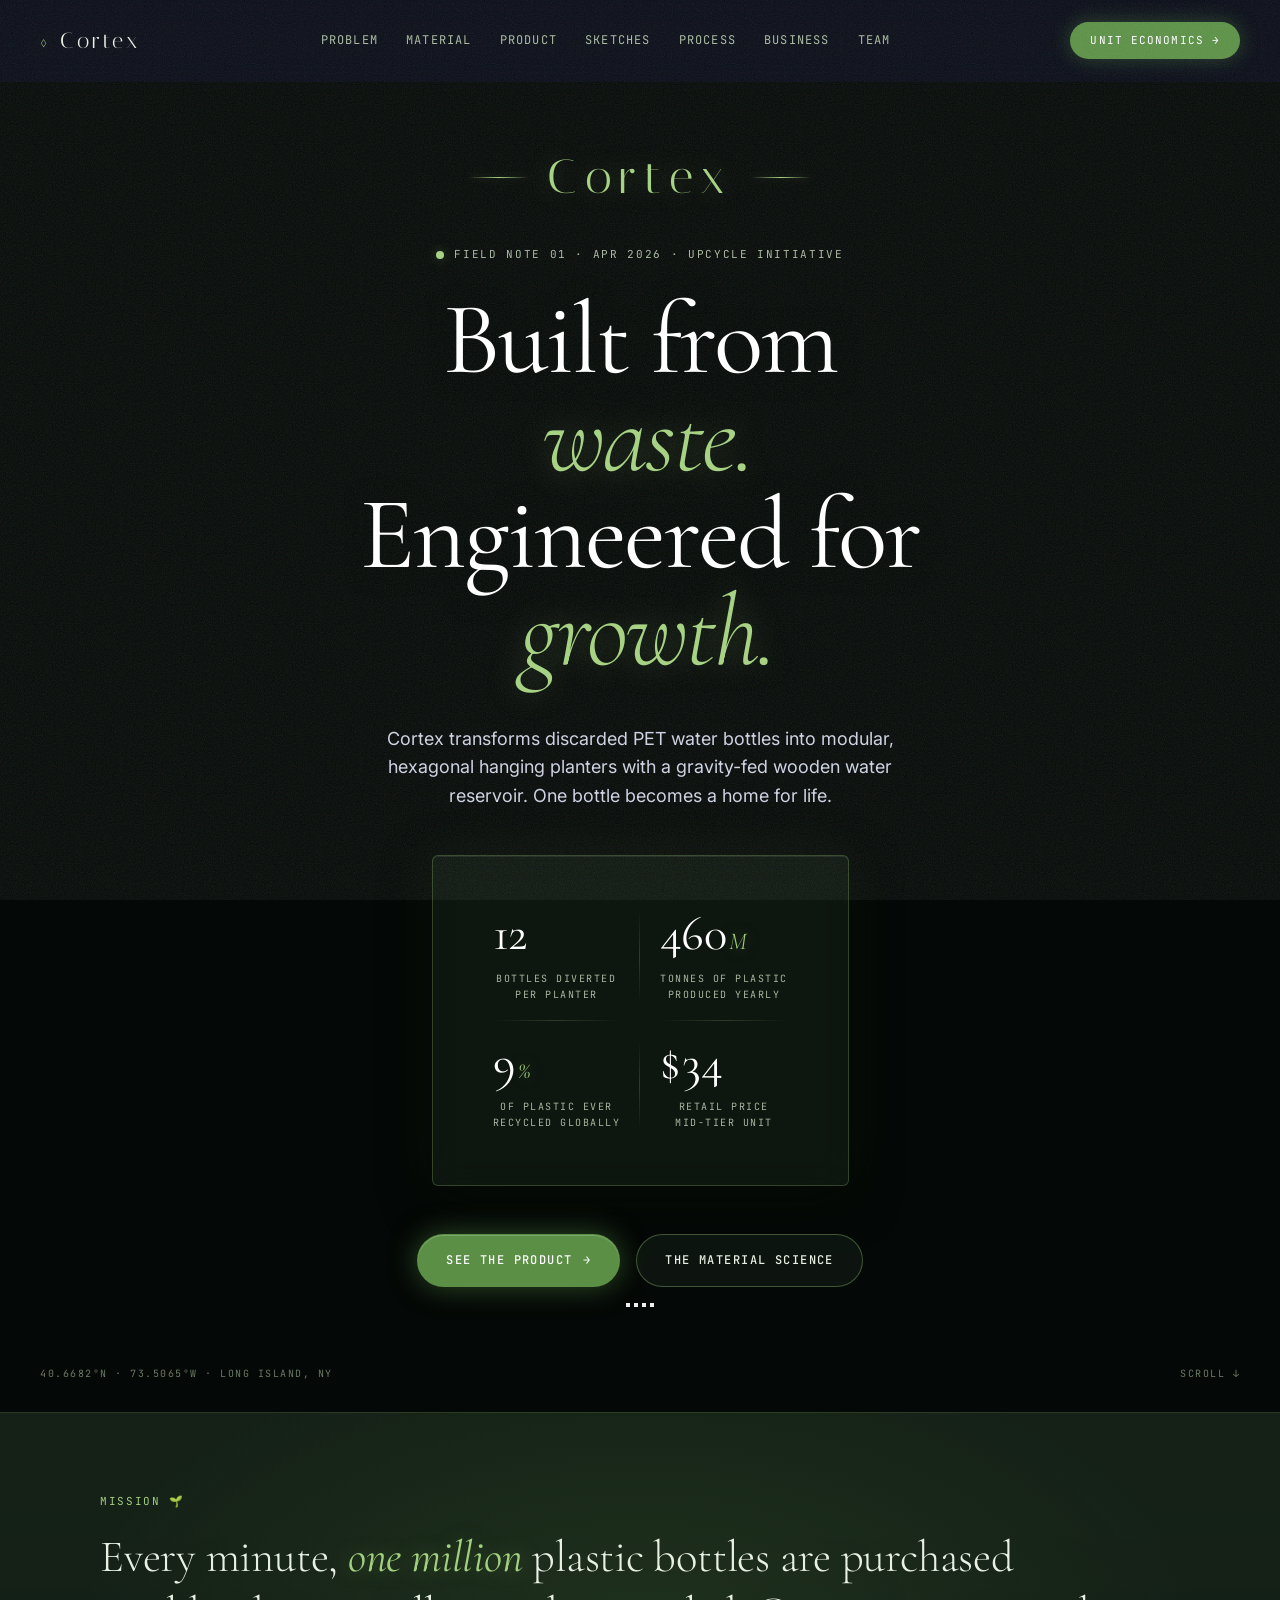
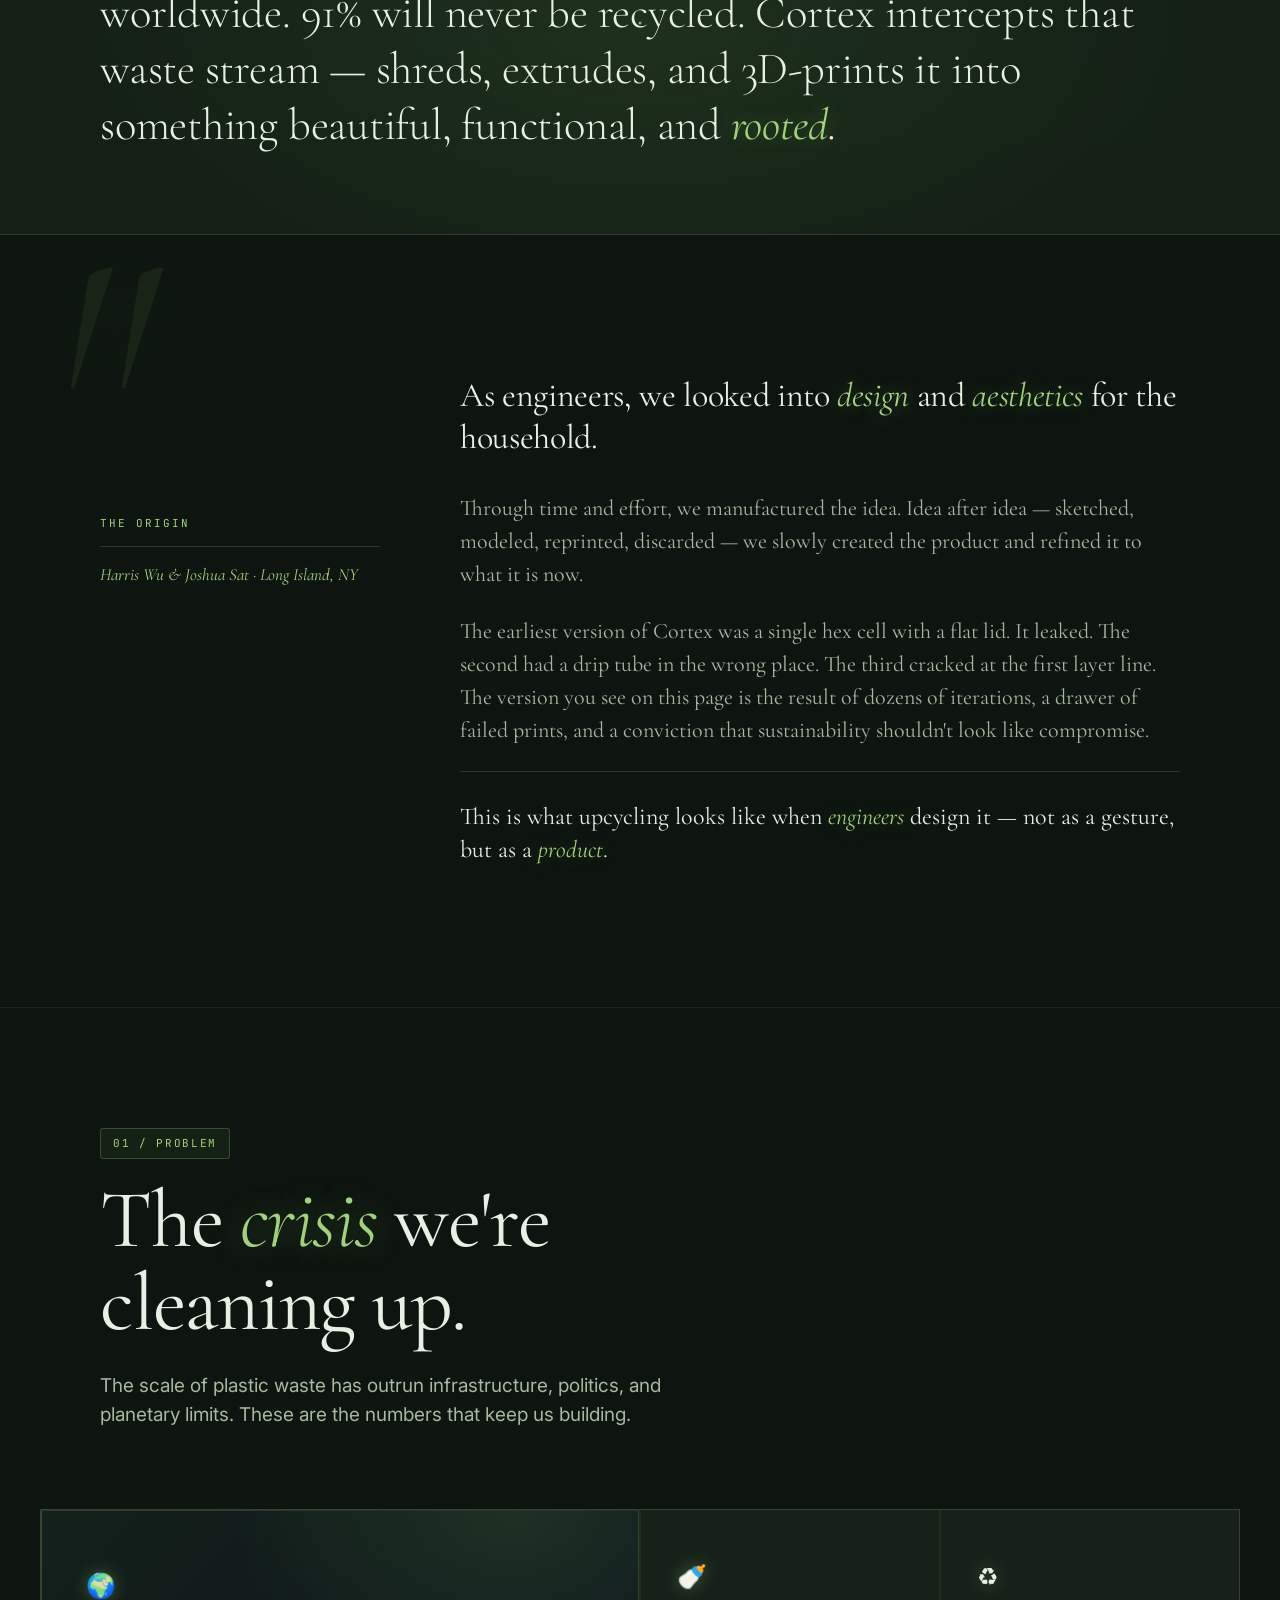
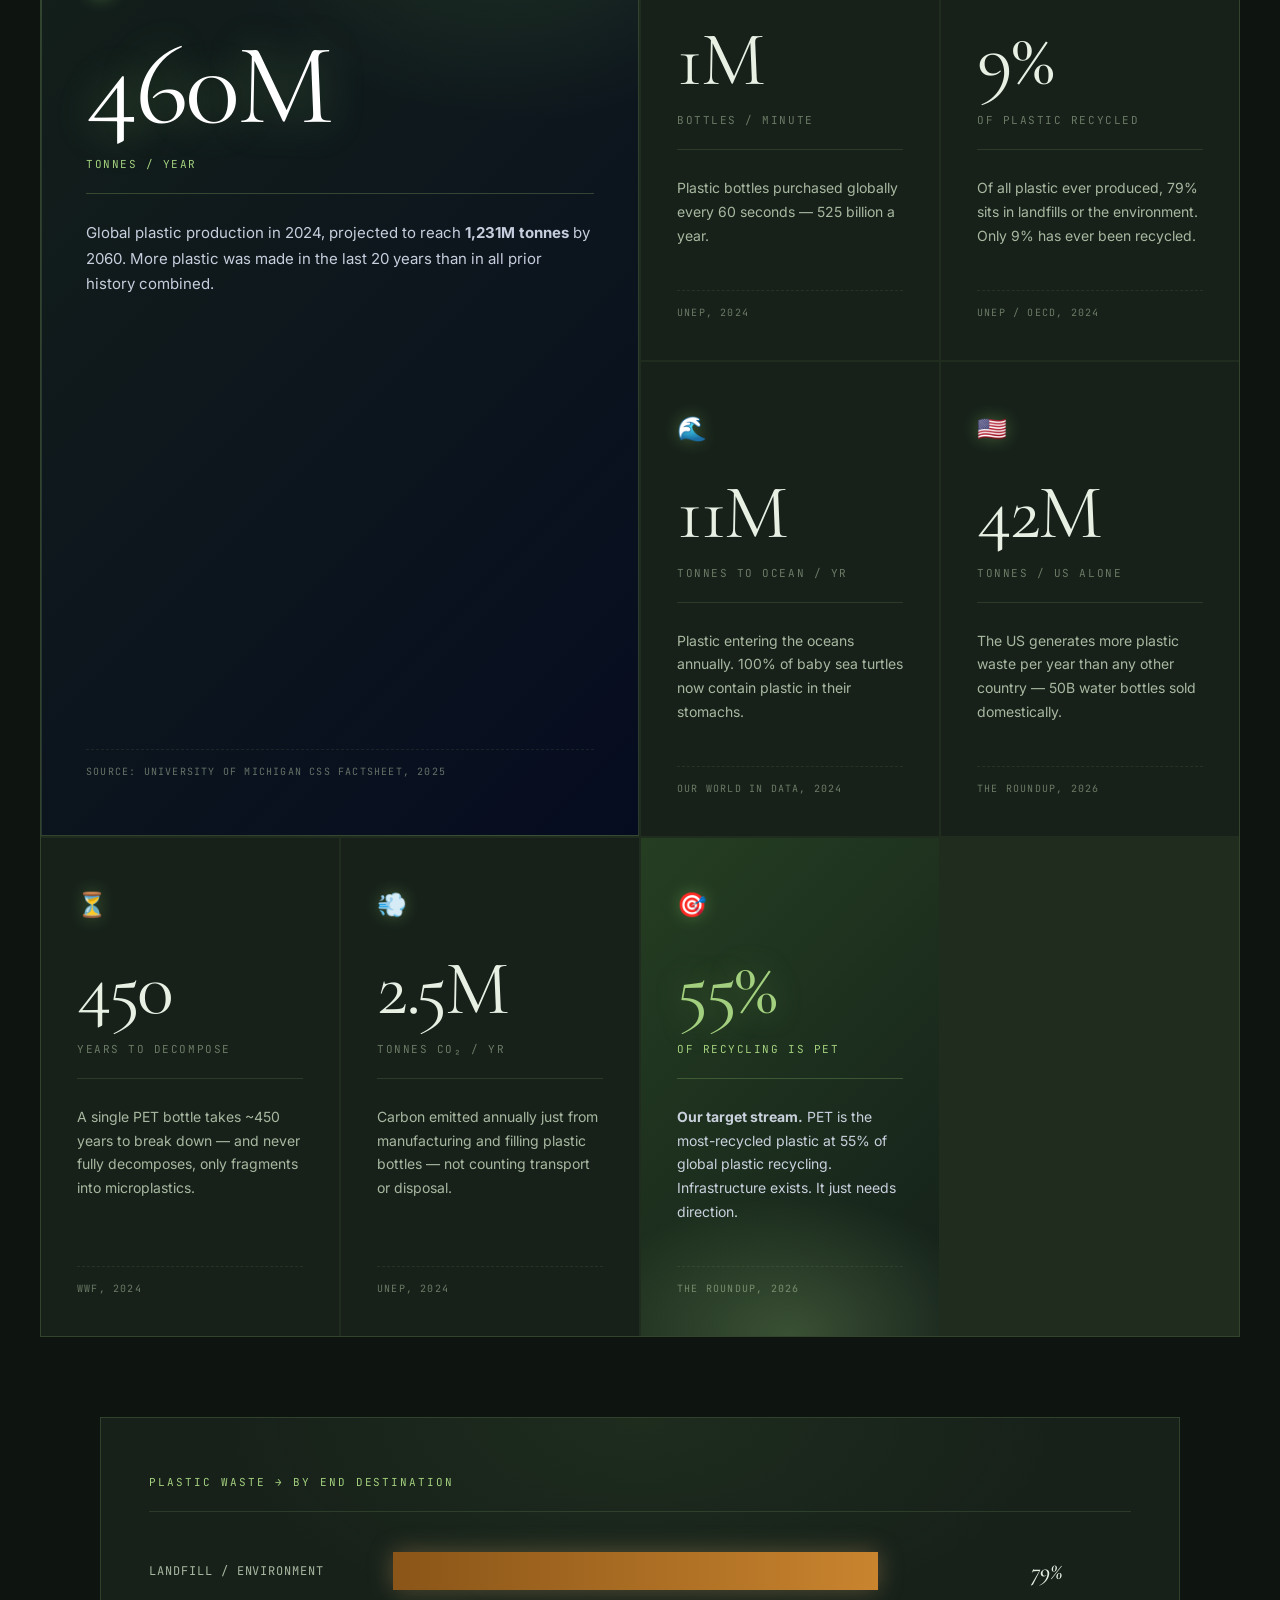
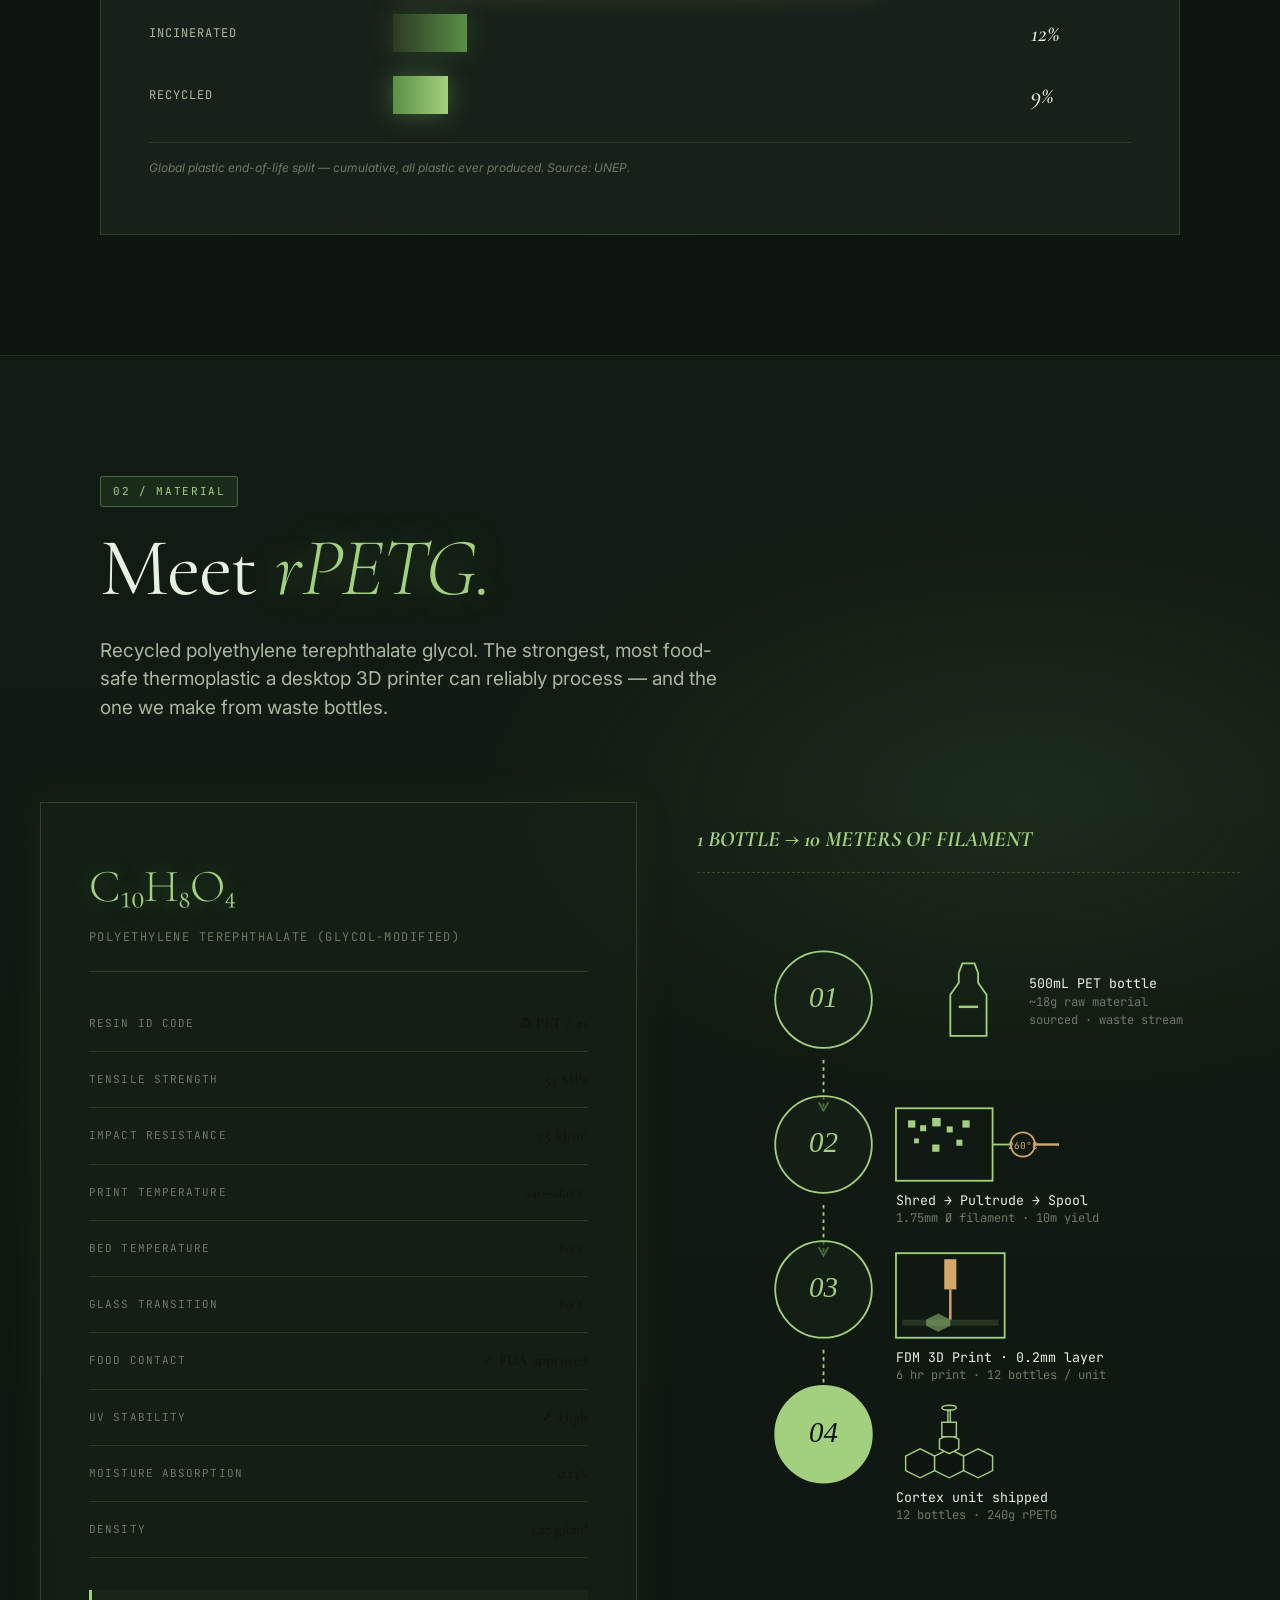
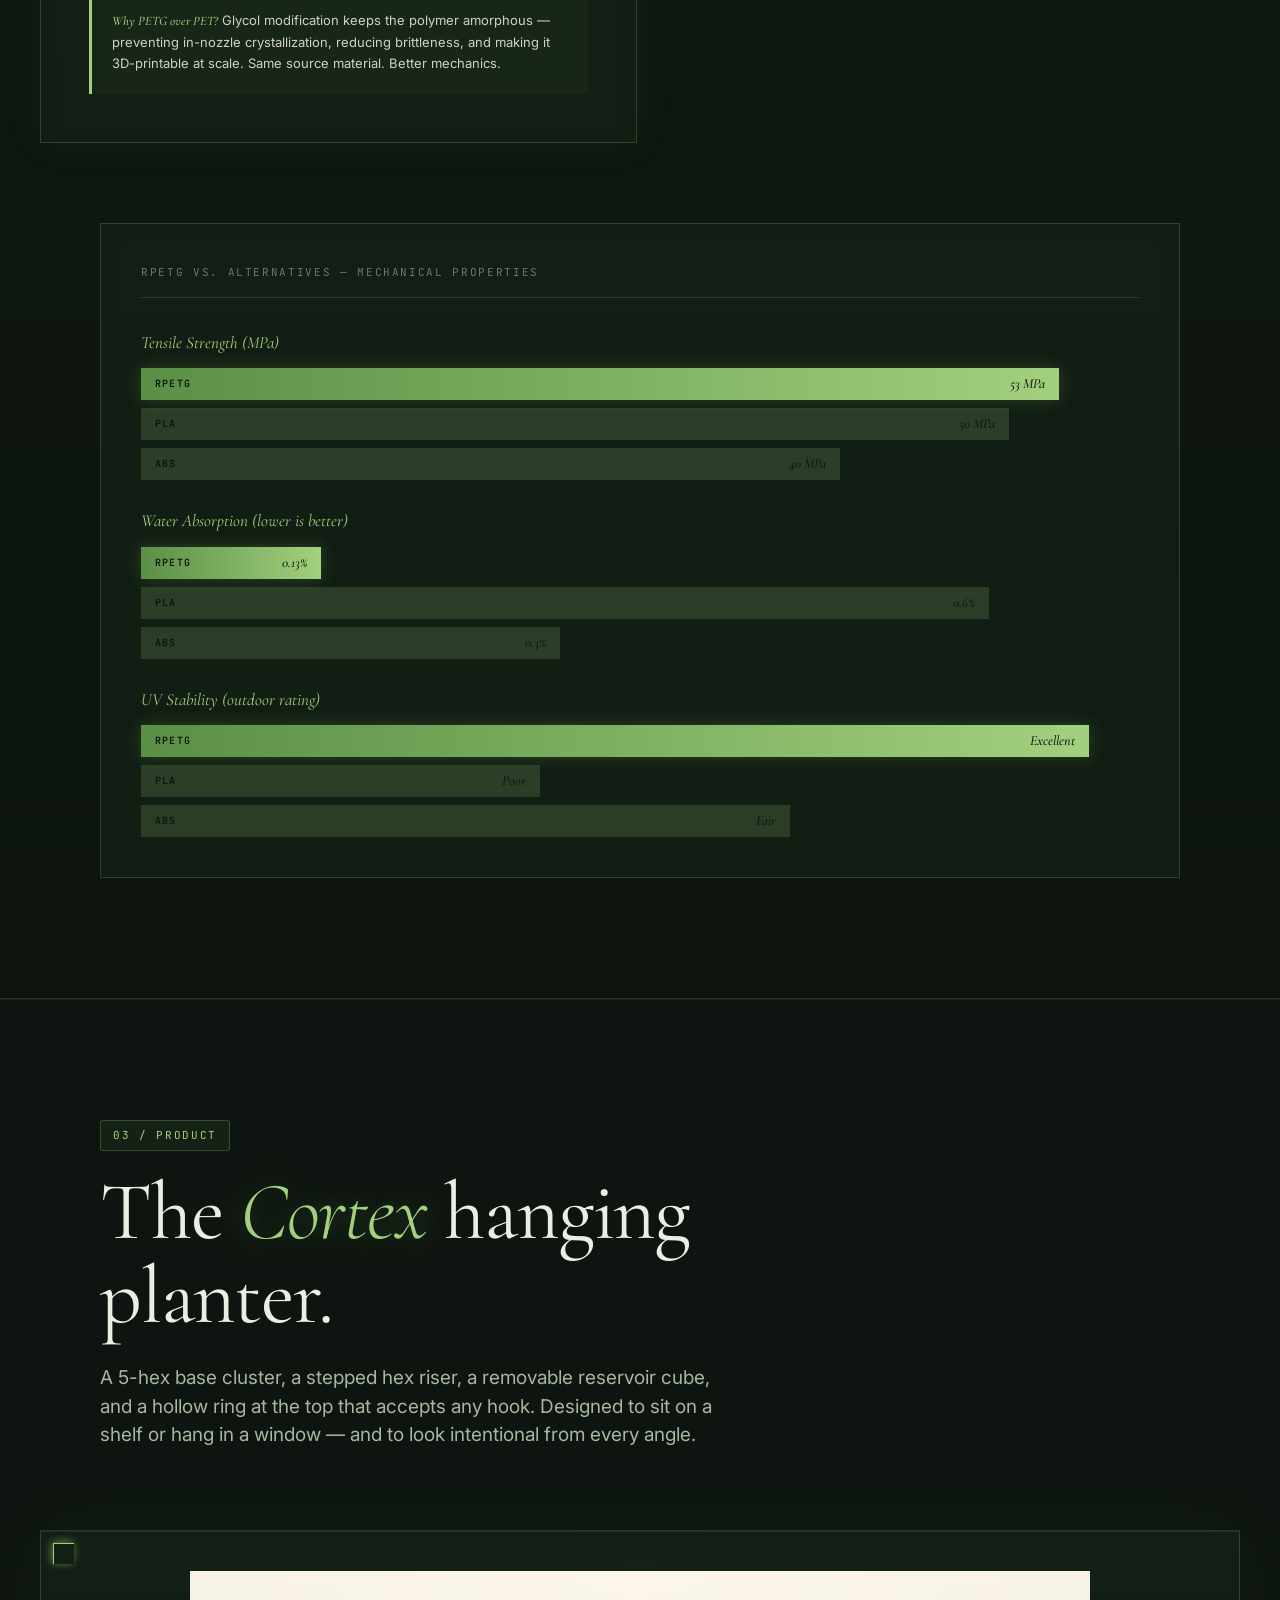
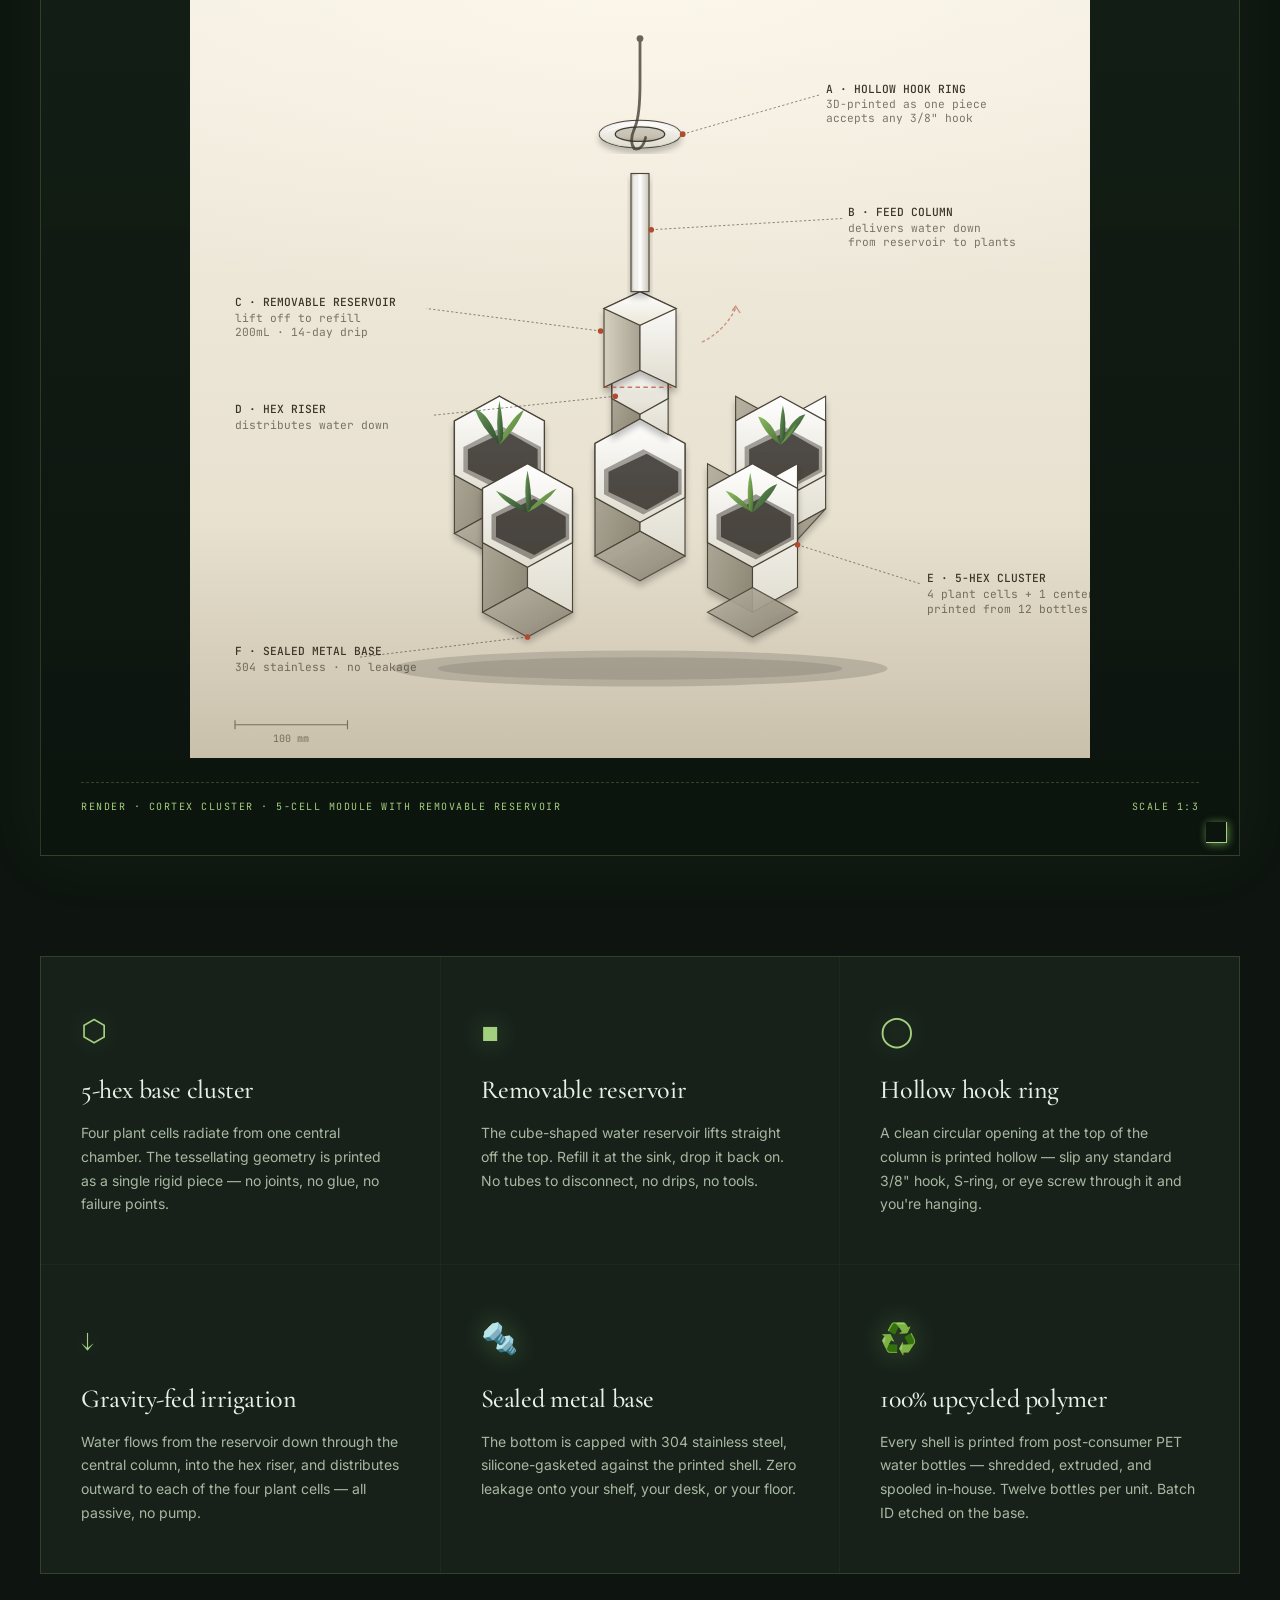
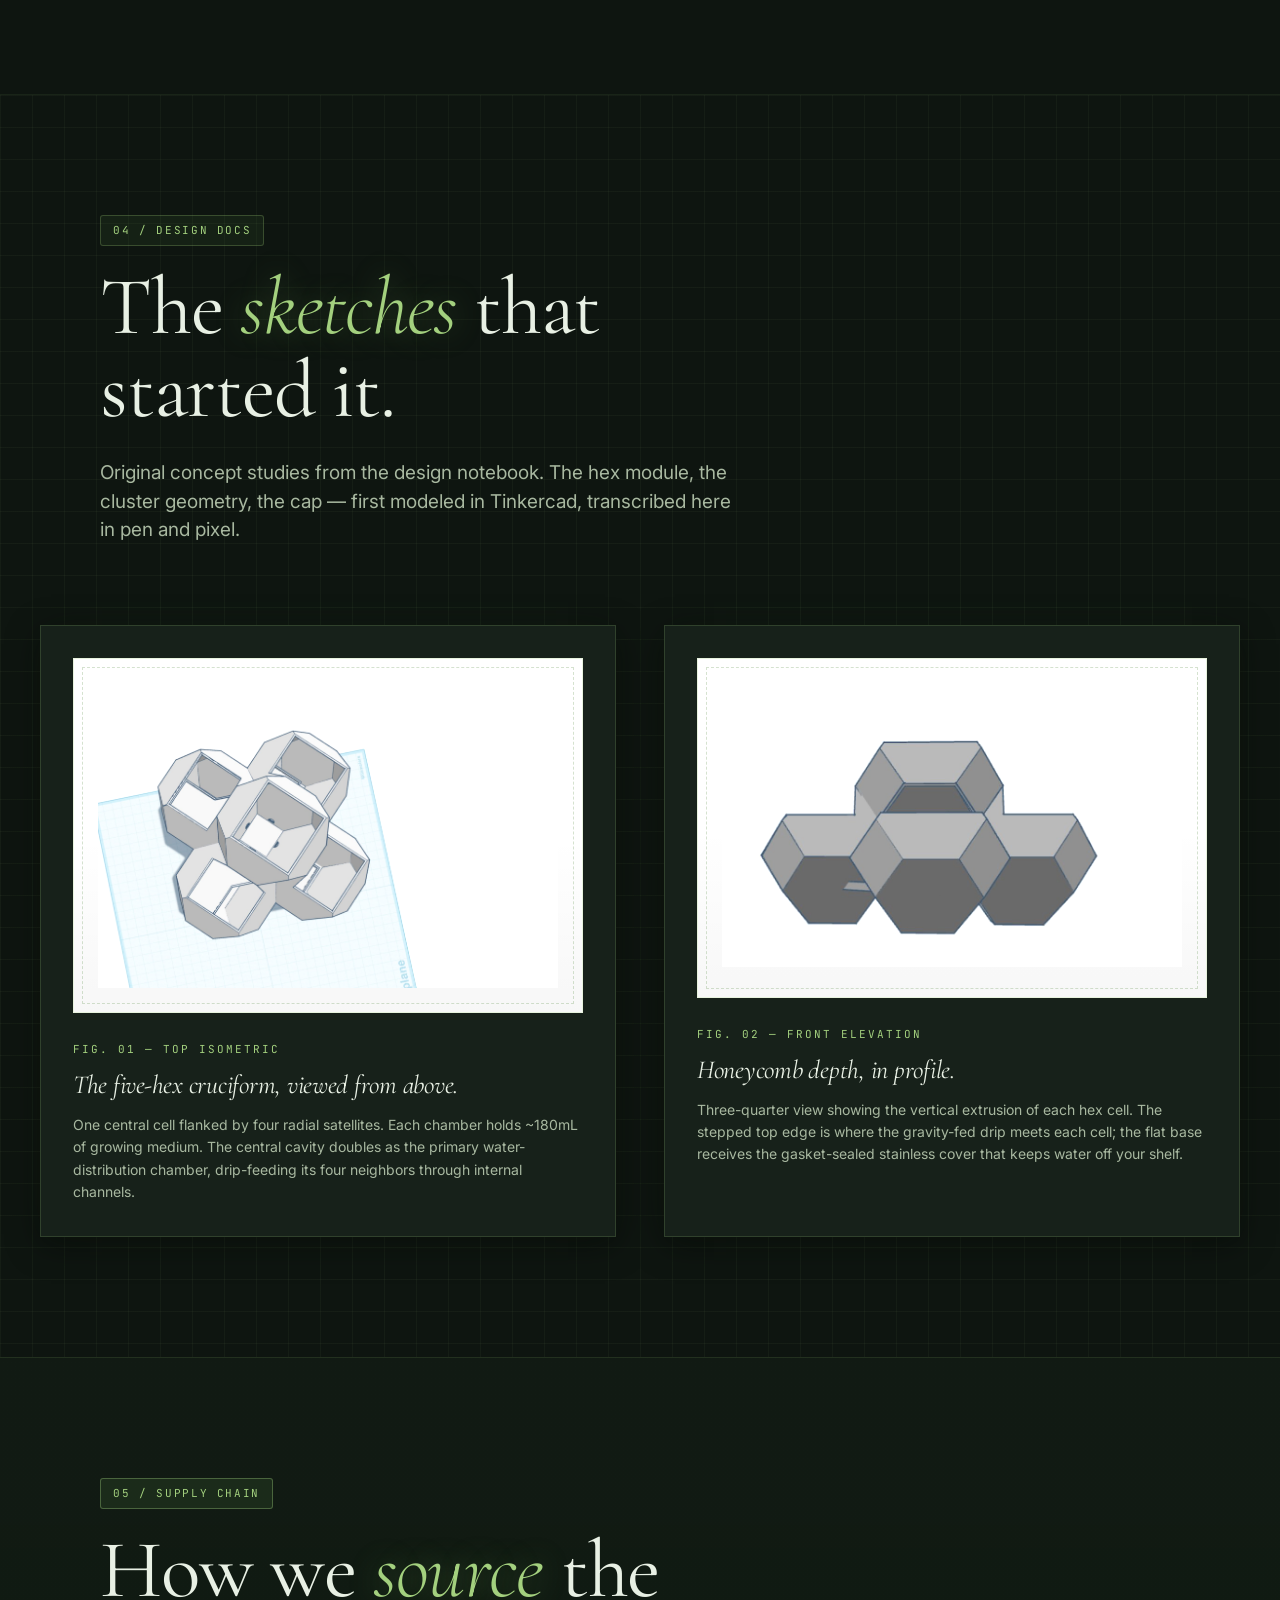
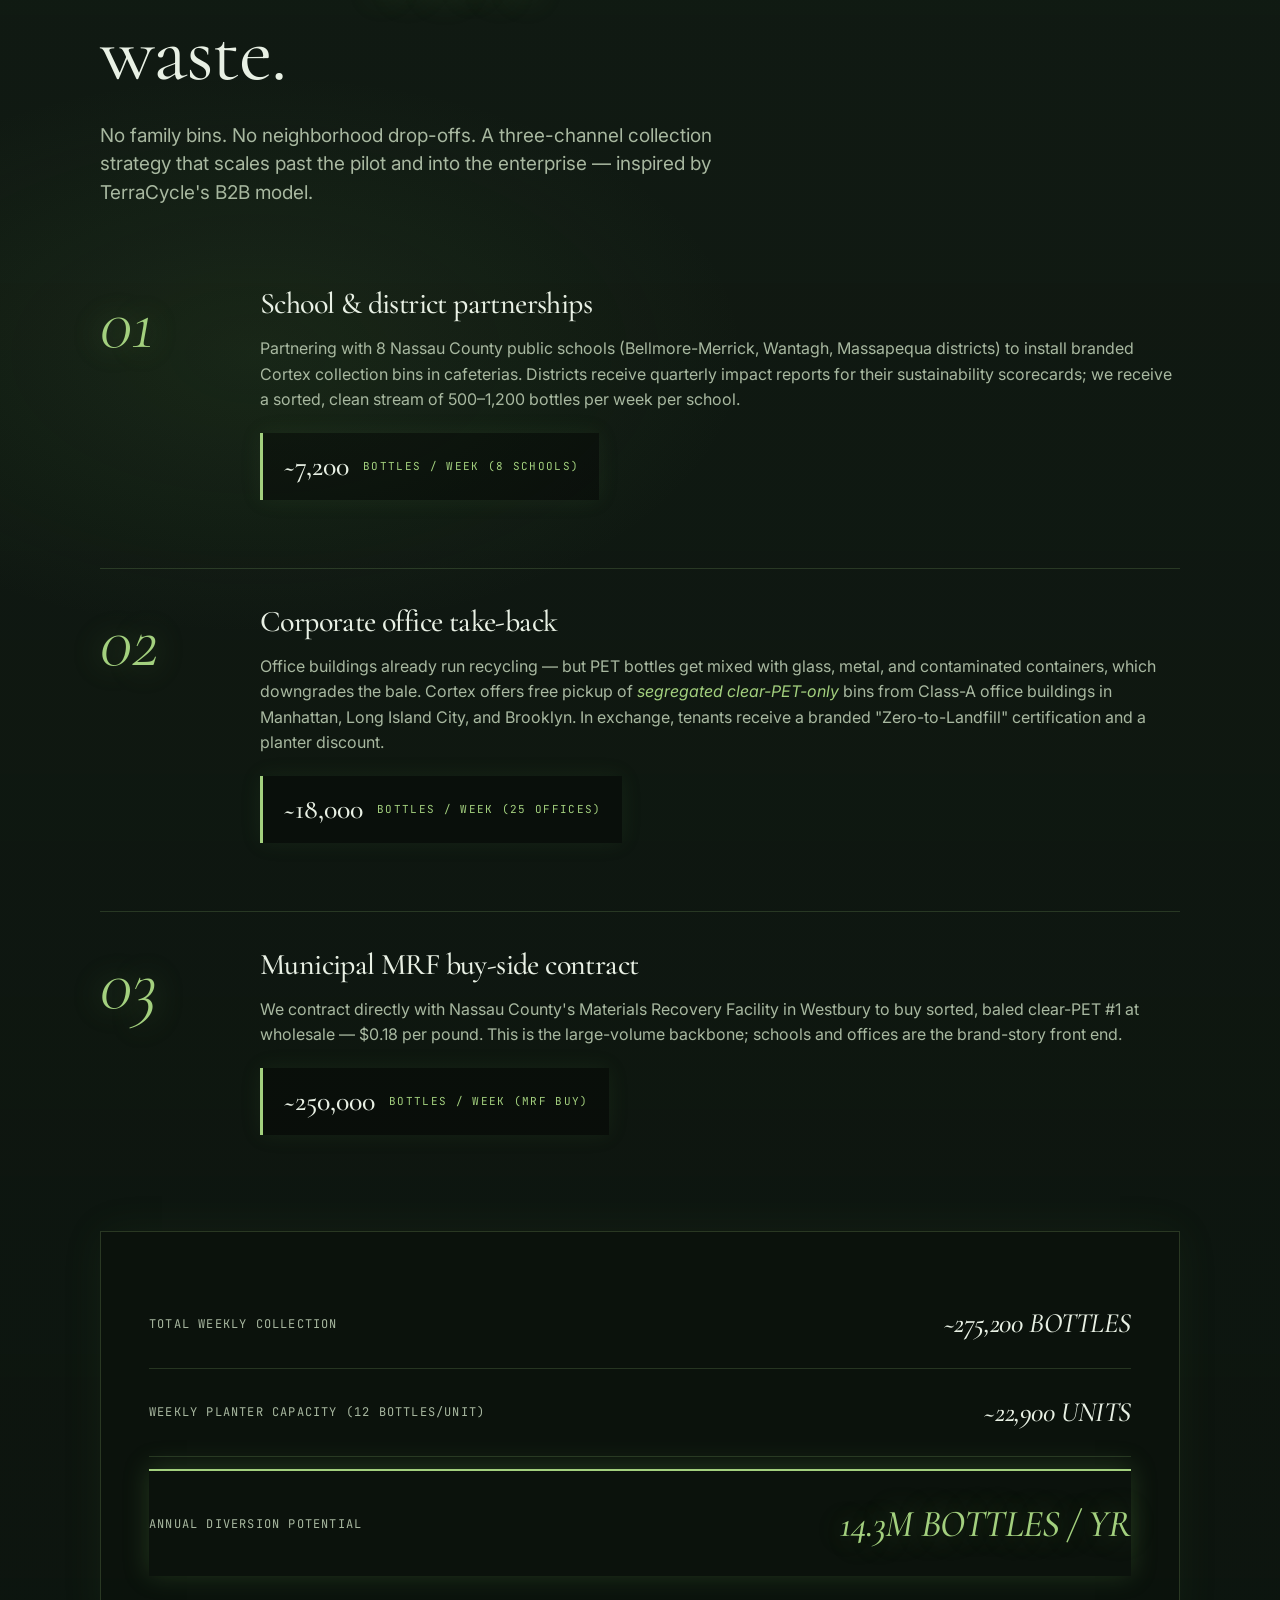
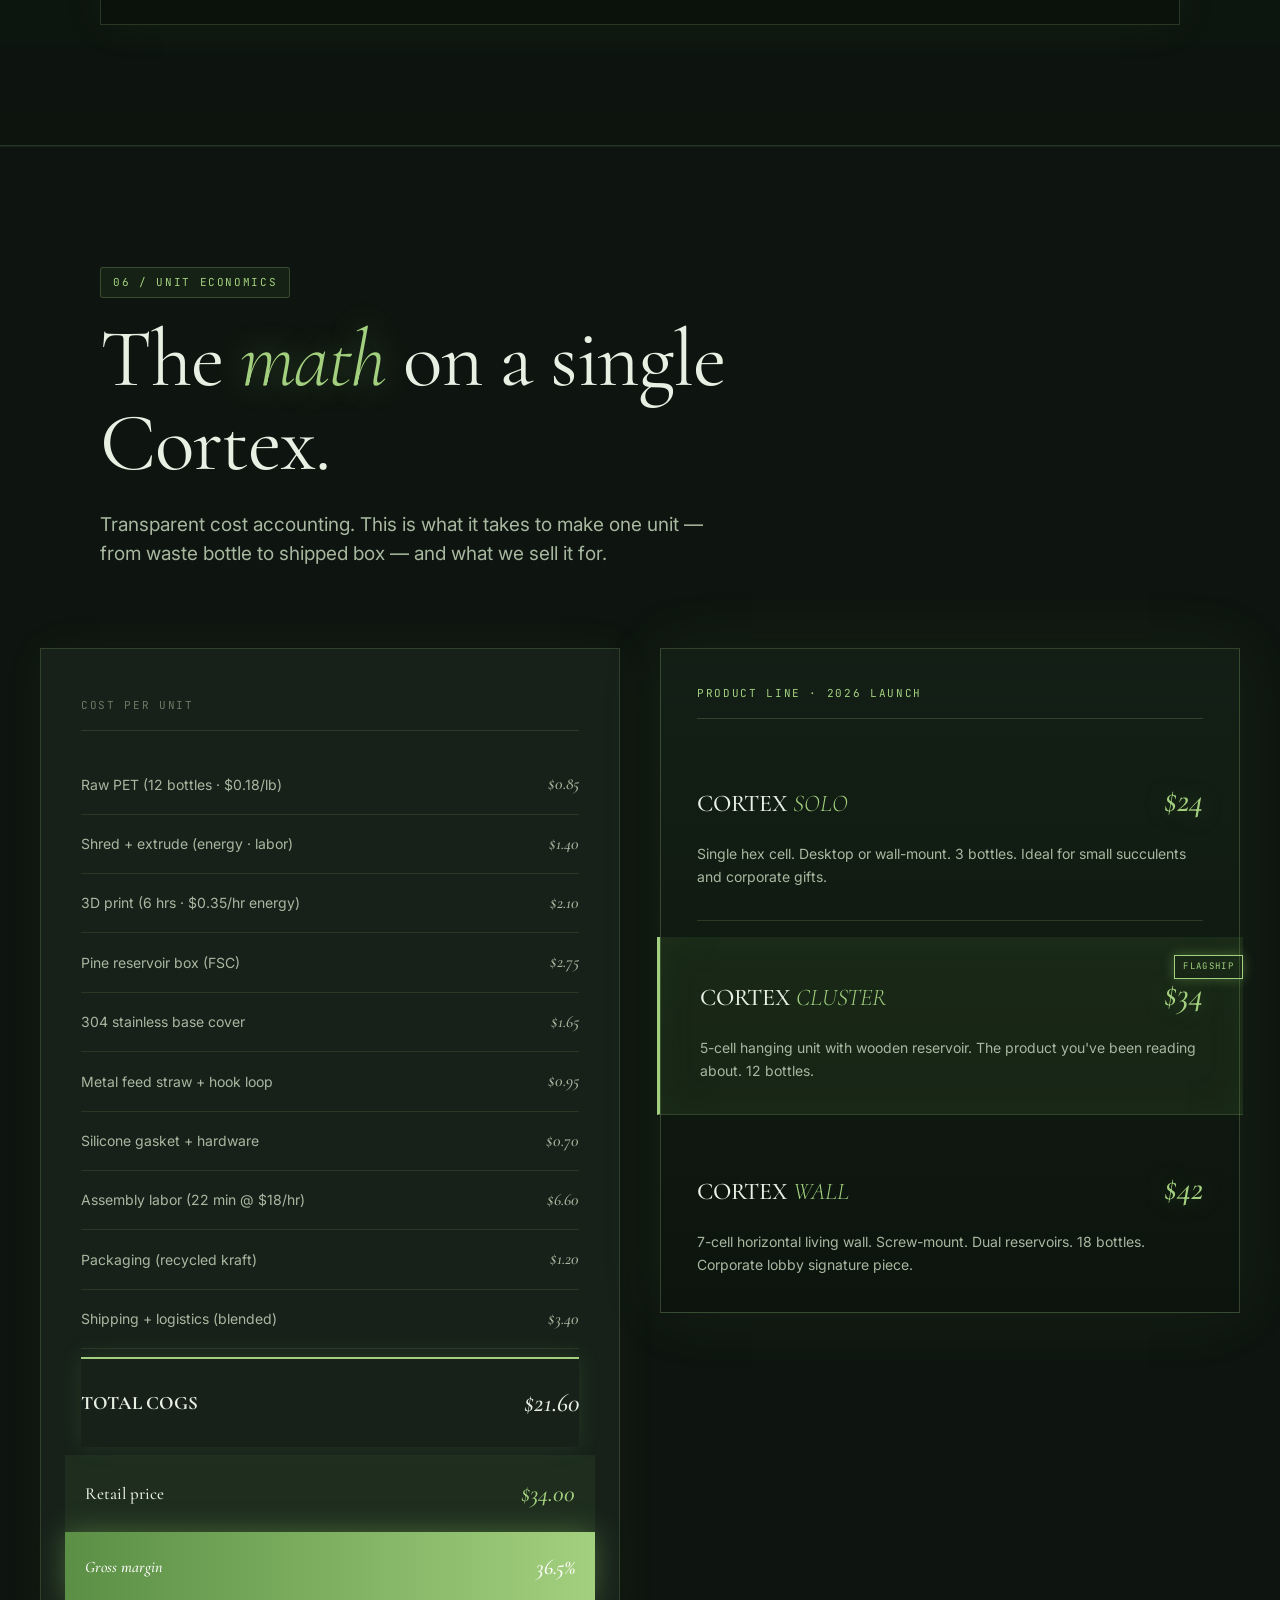
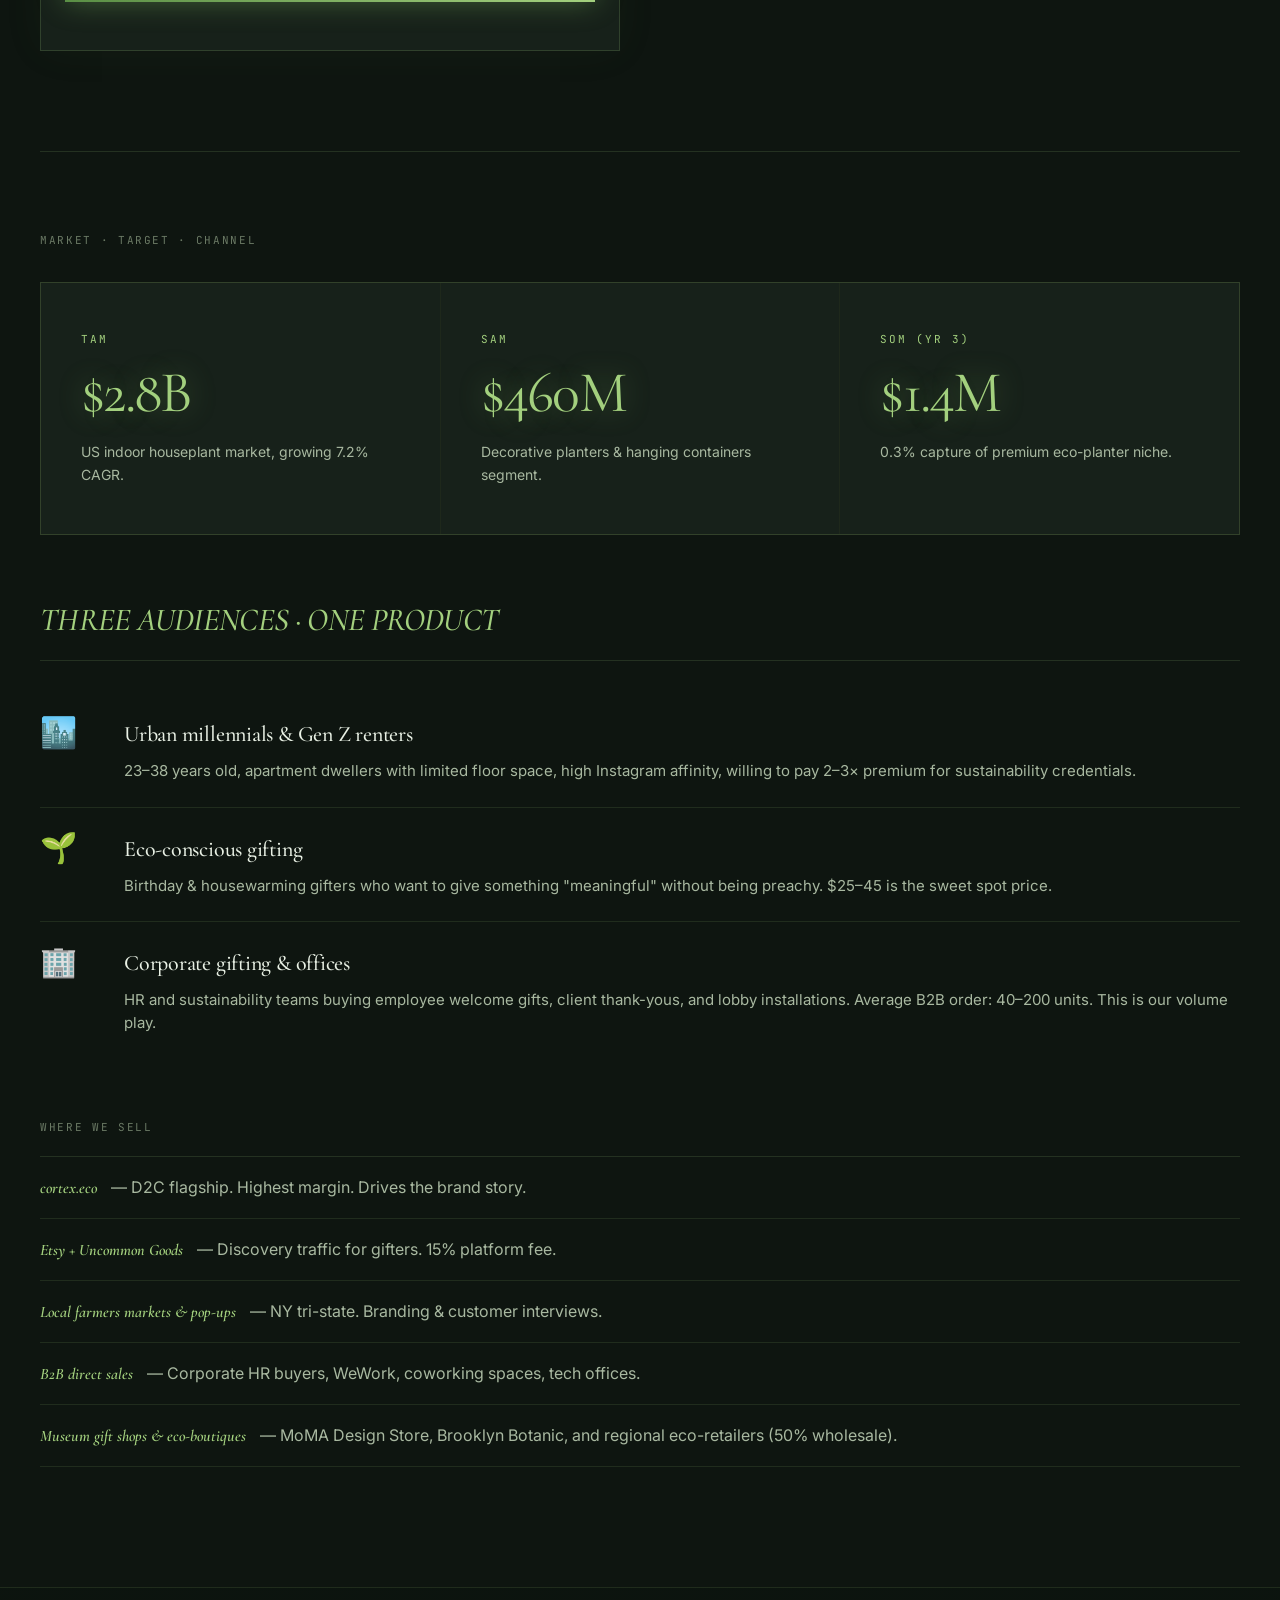
<file: index (21).html>
<!DOCTYPE html>
<html lang="en">
<head>
<meta charset="UTF-8" />
<meta name="viewport" content="width=device-width, initial-scale=1.0" />
<title>Cortex — Upcycled Hexagonal Planters from Waste PET</title>
<meta name="description" content="Cortex transforms discarded PET bottles into modular 3D-printed hanging planters with integrated gravity-fed irrigation. Built from waste. Engineered for growth." />

<link rel="icon" type="image/svg+xml" href="favicon.svg" />
<link rel="preconnect" href="https://fonts.googleapis.com">
<link rel="preconnect" href="https://fonts.gstatic.com" crossorigin>
<link href="https://fonts.googleapis.com/css2?family=Cormorant+Garamond:ital,wght@0,300;0,400;0,500;0,600;0,700;1,300;1,400;1,500;1,600;1,700&family=Italiana&family=JetBrains+Mono:wght@300;400;500;600&family=Inter:wght@300;400;500;600;700&display=swap" rel="stylesheet">

<link rel="stylesheet" href="styles.css" />
</head>
<body>

<!-- ============ GRAIN OVERLAY ============ -->
<div class="grain"></div>

<!-- ============ NAV ============ -->
<nav class="nav">
  <a href="#top" class="nav__brand">
    <span class="nav__mark">◊</span>
    <span class="nav__name">Cortex</span>
  </a>
  <div class="nav__links">
    <a href="#problem">Problem</a>
    <a href="#material">Material</a>
    <a href="#product">Product</a>
    <a href="#sketches">Sketches</a>
    <a href="#process">Process</a>
    <a href="#business">Business</a>
    <a href="#team">Team</a>
  </div>
  <a href="#business" class="nav__cta">Unit economics <span>→</span></a>
</nav>

<!-- ============ HERO: SLIDING SLIDESHOW ============ -->
<header id="top" class="hero">
  <div class="hero__slides">
    <div class="hero__slide hero__slide--1"></div>
    <div class="hero__slide hero__slide--2"></div>
    <div class="hero__slide hero__slide--3"></div>
    <div class="hero__slide hero__slide--4"></div>
  </div>

  <div class="hero__scrim"></div>

  <div class="hero__content">
    <div class="hero__brand-mark">Cortex</div>
    <div class="hero__eyebrow">
      <span class="dot"></span>
      <span>FIELD NOTE 01 · APR 2026 · UPCYCLE INITIATIVE</span>
    </div>
    <h1 class="hero__title">
      <span class="hero__line">Built from</span>
      <span class="hero__line hero__line--italic">waste.</span>
      <span class="hero__line">Engineered for</span>
      <span class="hero__line hero__line--italic">growth.</span>
    </h1>
    <p class="hero__lede">
      Cortex transforms discarded PET water bottles into modular, hexagonal hanging planters with a gravity-fed wooden water reservoir. One bottle becomes a home for life.
    </p>

    <div class="hero__stats">
      <div class="hero__stat">
        <div class="hero__stat-num"><span data-count="12">0</span></div>
        <div class="hero__stat-label">bottles diverted<br>per planter</div>
      </div>
      <div class="hero__stat">
        <div class="hero__stat-num"><span data-count="460">0</span><span class="hero__stat-suffix">M</span></div>
        <div class="hero__stat-label">tonnes of plastic<br>produced yearly</div>
      </div>
      <div class="hero__stat">
        <div class="hero__stat-num"><span data-count="9">0</span><span class="hero__stat-suffix">%</span></div>
        <div class="hero__stat-label">of plastic ever<br>recycled globally</div>
      </div>
      <div class="hero__stat">
        <div class="hero__stat-num">$<span data-count="34">0</span></div>
        <div class="hero__stat-label">retail price<br>mid-tier unit</div>
      </div>
    </div>

    <div class="hero__ctas">
      <a href="#product" class="btn btn--primary">See the product <span>→</span></a>
      <a href="#material" class="btn btn--ghost">The material science</a>
    </div>

    <div class="hero__nav">
      <button class="hero__dot hero__dot--active" data-slide="0" aria-label="Slide 1"></button>
      <button class="hero__dot" data-slide="1" aria-label="Slide 2"></button>
      <button class="hero__dot" data-slide="2" aria-label="Slide 3"></button>
      <button class="hero__dot" data-slide="3" aria-label="Slide 4"></button>
    </div>
  </div>

  <div class="hero__meta">
    <div class="hero__coords">40.6682°N · 73.5065°W · LONG ISLAND, NY</div>
    <div class="hero__scroll">SCROLL ↓</div>
  </div>
</header>

<!-- ============ MISSION ============ -->
<section class="mission">
  <div class="mission__inner">
    <div class="mission__label">MISSION 🌱</div>
    <p class="mission__text">
      Every minute, <em>one million</em> plastic bottles are purchased worldwide. 91% will never be recycled. Cortex intercepts that waste stream — shreds, extrudes, and 3D-prints it into something beautiful, functional, and <em>rooted</em>.
    </p>
  </div>
</section>

<!-- ============ ORIGIN STORY ============ -->
<section class="origin">
  <div class="origin__inner">
    <div class="origin__meta">
      <div class="origin__label">THE ORIGIN</div>
      <div class="origin__byline">Harris Wu &amp; Joshua Sat · Long Island, NY</div>
    </div>
    <div class="origin__body">
      <p class="origin__pull">As engineers, we looked into <em>design</em> and <em>aesthetics</em> for the household.</p>
      <p>Through time and effort, we manufactured the idea. Idea after idea — sketched, modeled, reprinted, discarded — we slowly created the product and refined it to what it is now.</p>
      <p>The earliest version of Cortex was a single hex cell with a flat lid. It leaked. The second had a drip tube in the wrong place. The third cracked at the first layer line. The version you see on this page is the result of dozens of iterations, a drawer of failed prints, and a conviction that sustainability shouldn't look like compromise.</p>
      <p class="origin__close">This is what upcycling looks like when <em>engineers</em> design it — not as a gesture, but as a <em>product</em>.</p>
    </div>
  </div>
</section>

<!-- ============ PROBLEM: WASTE STATS ============ -->
<section id="problem" class="problem">
  <div class="section__header">
    <div class="section__num">01 / PROBLEM</div>
    <h2 class="section__title">The <em>crisis</em> we're cleaning up.</h2>
    <p class="section__sub">The scale of plastic waste has outrun infrastructure, politics, and planetary limits. These are the numbers that keep us building.</p>
  </div>

  <div class="problem__grid">
    <article class="stat-card stat-card--large">
      <div class="stat-card__icon">🌍</div>
      <div class="stat-card__huge">460M</div>
      <div class="stat-card__unit">tonnes / year</div>
      <div class="stat-card__desc">Global plastic production in 2024, projected to reach <strong>1,231M tonnes</strong> by 2060. More plastic was made in the last 20 years than in all prior history combined.</div>
      <div class="stat-card__src">Source: University of Michigan CSS Factsheet, 2025</div>
    </article>

    <article class="stat-card">
      <div class="stat-card__icon">🍼</div>
      <div class="stat-card__huge">1M</div>
      <div class="stat-card__unit">bottles / minute</div>
      <div class="stat-card__desc">Plastic bottles purchased globally every 60 seconds — 525 billion a year.</div>
      <div class="stat-card__src">UNEP, 2024</div>
    </article>

    <article class="stat-card">
      <div class="stat-card__icon">♻️</div>
      <div class="stat-card__huge">9%</div>
      <div class="stat-card__unit">of plastic recycled</div>
      <div class="stat-card__desc">Of all plastic ever produced, 79% sits in landfills or the environment. Only 9% has ever been recycled.</div>
      <div class="stat-card__src">UNEP / OECD, 2024</div>
    </article>

    <article class="stat-card">
      <div class="stat-card__icon">🌊</div>
      <div class="stat-card__huge">11M</div>
      <div class="stat-card__unit">tonnes to ocean / yr</div>
      <div class="stat-card__desc">Plastic entering the oceans annually. 100% of baby sea turtles now contain plastic in their stomachs.</div>
      <div class="stat-card__src">Our World in Data, 2024</div>
    </article>

    <article class="stat-card">
      <div class="stat-card__icon">🇺🇸</div>
      <div class="stat-card__huge">42M</div>
      <div class="stat-card__unit">tonnes / US alone</div>
      <div class="stat-card__desc">The US generates more plastic waste per year than any other country — 50B water bottles sold domestically.</div>
      <div class="stat-card__src">The Roundup, 2026</div>
    </article>

    <article class="stat-card">
      <div class="stat-card__icon">⏳</div>
      <div class="stat-card__huge">450</div>
      <div class="stat-card__unit">years to decompose</div>
      <div class="stat-card__desc">A single PET bottle takes ~450 years to break down — and never fully decomposes, only fragments into microplastics.</div>
      <div class="stat-card__src">WWF, 2024</div>
    </article>

    <article class="stat-card">
      <div class="stat-card__icon">💨</div>
      <div class="stat-card__huge">2.5M</div>
      <div class="stat-card__unit">tonnes CO₂ / yr</div>
      <div class="stat-card__desc">Carbon emitted annually just from manufacturing and filling plastic bottles — not counting transport or disposal.</div>
      <div class="stat-card__src">UNEP, 2024</div>
    </article>

    <article class="stat-card stat-card--accent">
      <div class="stat-card__icon">🎯</div>
      <div class="stat-card__huge">55%</div>
      <div class="stat-card__unit">of recycling is PET</div>
      <div class="stat-card__desc"><strong>Our target stream.</strong> PET is the most-recycled plastic at 55% of global plastic recycling. Infrastructure exists. It just needs direction.</div>
      <div class="stat-card__src">The Roundup, 2026</div>
    </article>
  </div>

  <!-- Bar chart -->
  <div class="chart">
    <div class="chart__title">PLASTIC WASTE → BY END DESTINATION</div>
    <div class="chart__bars">
      <div class="chart__bar" style="--w:79%">
        <div class="chart__label">Landfill / Environment</div>
        <div class="chart__fill chart__fill--red"></div>
        <div class="chart__val">79%</div>
      </div>
      <div class="chart__bar" style="--w:12%">
        <div class="chart__label">Incinerated</div>
        <div class="chart__fill chart__fill--charcoal"></div>
        <div class="chart__val">12%</div>
      </div>
      <div class="chart__bar" style="--w:9%">
        <div class="chart__label">Recycled</div>
        <div class="chart__fill chart__fill--green"></div>
        <div class="chart__val">9%</div>
      </div>
    </div>
    <div class="chart__caption">Global plastic end-of-life split — cumulative, all plastic ever produced. Source: UNEP.</div>
  </div>
</section>

<!-- ============ MATERIAL: PET/PETG DEEP DIVE ============ -->
<section id="material" class="material">
  <div class="section__header section__header--dark">
    <div class="section__num">02 / MATERIAL</div>
    <h2 class="section__title">Meet <em>rPETG.</em></h2>
    <p class="section__sub">Recycled polyethylene terephthalate glycol. The strongest, most food-safe thermoplastic a desktop 3D printer can reliably process — and the one we make from waste bottles.</p>
  </div>

  <div class="material__grid">
    <!-- Left: compositional card -->
    <div class="material__spec">
      <div class="material__spec-header">
        <div class="material__formula">C₁₀H₈O₄</div>
        <div class="material__name">Polyethylene Terephthalate (Glycol-modified)</div>
      </div>

      <table class="material__table">
        <tr><td>Resin ID Code</td><td>♳ PET / #1</td></tr>
        <tr><td>Tensile Strength</td><td>53 MPa</td></tr>
        <tr><td>Impact Resistance</td><td>7.5 kJ/m²</td></tr>
        <tr><td>Print Temperature</td><td>240–260°C</td></tr>
        <tr><td>Bed Temperature</td><td>80°C</td></tr>
        <tr><td>Glass Transition</td><td>80°C</td></tr>
        <tr><td>Food Contact</td><td>✓ FDA approved</td></tr>
        <tr><td>UV Stability</td><td>✓ High</td></tr>
        <tr><td>Moisture Absorption</td><td>0.13%</td></tr>
        <tr><td>Density</td><td>1.27 g/cm³</td></tr>
      </table>

      <div class="material__note">
        <strong>Why PETG over PET?</strong> Glycol modification keeps the polymer amorphous — preventing in-nozzle crystallization, reducing brittleness, and making it 3D-printable at scale. Same source material. Better mechanics.
      </div>
    </div>

    <!-- Right: bottle → filament flow -->
    <div class="material__flow">
      <h3 class="material__flow-title">1 BOTTLE → 10 METERS OF FILAMENT</h3>

      <svg class="flow-diagram" viewBox="0 0 400 530" xmlns="http://www.w3.org/2000/svg">
        <!-- Step 1: Bottle -->
        <g class="flow-step">
          <circle cx="80" cy="80" r="40" fill="var(--paper)" stroke="var(--green)" stroke-width="1.5"/>
          <text x="80" y="86" text-anchor="middle" font-family="Fraunces" font-size="24" fill="var(--green)" font-style="italic">01</text>
        </g>
        <g transform="translate(180, 50)">
          <!-- bottle shape -->
          <path d="M 15 0 L 25 0 L 28 8 L 28 16 L 35 26 L 35 60 L 5 60 L 5 26 L 12 16 L 12 8 Z" fill="none" stroke="var(--green)" stroke-width="1.5"/>
          <rect x="12" y="35" width="16" height="2" fill="var(--green)"/>
          <text x="70" y="20" font-family="JetBrains Mono" font-size="11" fill="var(--ink)">500mL PET bottle</text>
          <text x="70" y="35" font-family="JetBrains Mono" font-size="10" fill="var(--muted)">~18g raw material</text>
          <text x="70" y="50" font-family="JetBrains Mono" font-size="10" fill="var(--muted)">sourced · waste stream</text>
        </g>

        <!-- arrow -->
        <path d="M 80 130 L 80 170" stroke="var(--green)" stroke-width="1.5" stroke-dasharray="3 3"/>
        <path d="M 76 165 L 80 172 L 84 165" fill="none" stroke="var(--green)" stroke-width="1.5"/>

        <!-- Step 2: Shred + Extrude -->
        <g class="flow-step">
          <circle cx="80" cy="200" r="40" fill="var(--paper)" stroke="var(--green)" stroke-width="1.5"/>
          <text x="80" y="206" text-anchor="middle" font-family="Fraunces" font-size="24" fill="var(--green)" font-style="italic">02</text>
        </g>
        <g transform="translate(140, 170)">
          <rect x="0" y="0" width="80" height="60" fill="none" stroke="var(--green)" stroke-width="1.5"/>
          <rect x="10" y="10" width="6" height="6" fill="var(--green)"/>
          <rect x="20" y="14" width="5" height="5" fill="var(--green)"/>
          <rect x="30" y="8" width="7" height="7" fill="var(--green)"/>
          <rect x="42" y="15" width="5" height="5" fill="var(--green)"/>
          <rect x="55" y="10" width="6" height="6" fill="var(--green)"/>
          <rect x="15" y="25" width="4" height="4" fill="var(--green)"/>
          <rect x="30" y="30" width="6" height="6" fill="var(--green)"/>
          <rect x="50" y="26" width="5" height="5" fill="var(--green)"/>
          <path d="M 80 30 L 95 30" stroke="var(--green)" stroke-width="1.5"/>
          <circle cx="105" cy="30" r="10" fill="none" stroke="var(--terra)" stroke-width="1.5"/>
          <text x="105" y="34" text-anchor="middle" font-family="JetBrains Mono" font-size="8" fill="var(--terra)">260°C</text>
          <path d="M 115 30 L 135 30" stroke="var(--terra)" stroke-width="2"/>
          <text x="0" y="80" font-family="JetBrains Mono" font-size="11" fill="var(--ink)">Shred → Pultrude → Spool</text>
          <text x="0" y="94" font-family="JetBrains Mono" font-size="10" fill="var(--muted)">1.75mm Ø filament · 10m yield</text>
        </g>

        <!-- arrow -->
        <path d="M 80 250 L 80 290" stroke="var(--green)" stroke-width="1.5" stroke-dasharray="3 3"/>
        <path d="M 76 285 L 80 292 L 84 285" fill="none" stroke="var(--green)" stroke-width="1.5"/>

        <!-- Step 3: Print -->
        <g class="flow-step">
          <circle cx="80" cy="320" r="40" fill="var(--paper)" stroke="var(--green)" stroke-width="1.5"/>
          <text x="80" y="326" text-anchor="middle" font-family="Fraunces" font-size="24" fill="var(--green)" font-style="italic">03</text>
        </g>
        <g transform="translate(140, 290)">
          <!-- printer gantry -->
          <rect x="0" y="0" width="90" height="70" fill="none" stroke="var(--green)" stroke-width="1.5"/>
          <rect x="5" y="55" width="80" height="5" fill="var(--green)" opacity="0.15"/>
          <rect x="40" y="5" width="10" height="25" fill="var(--terra)"/>
          <path d="M 45 30 L 45 55" stroke="var(--terra)" stroke-width="2"/>
          <!-- hex base -->
          <polygon points="25,55 35,50 45,55 45,60 35,65 25,60" fill="var(--green)" opacity="0.5"/>
          <text x="0" y="90" font-family="JetBrains Mono" font-size="11" fill="var(--ink)">FDM 3D Print · 0.2mm layer</text>
          <text x="0" y="104" font-family="JetBrains Mono" font-size="10" fill="var(--muted)">6 hr print · 12 bottles / unit</text>
        </g>

        <!-- arrow -->
        <path d="M 80 370 L 80 410" stroke="var(--green)" stroke-width="1.5" stroke-dasharray="3 3"/>
        <path d="M 76 405 L 80 412 L 84 405" fill="none" stroke="var(--green)" stroke-width="1.5"/>

        <!-- Step 4: Product -->
        <g class="flow-step">
          <circle cx="80" cy="440" r="40" fill="var(--green)" stroke="var(--green)" stroke-width="1.5"/>
          <text x="80" y="446" text-anchor="middle" font-family="Fraunces" font-size="24" fill="var(--paper)" font-style="italic">04</text>
        </g>
        <g transform="translate(140, 410)">
          <!-- mini cube on hex riser on 5-hex cluster -->
          <g stroke="var(--green)" stroke-width="1.2" fill="var(--paper)">
            <!-- base cluster (simplified 3-hex view) -->
            <polygon points="8,48 20,42 32,48 32,60 20,66 8,60"/>
            <polygon points="32,48 44,42 56,48 56,60 44,66 32,60"/>
            <polygon points="56,48 68,42 80,48 80,60 68,66 56,60"/>
            <!-- riser (small hex) -->
            <polygon points="36,34 44,30 52,34 52,42 44,46 36,42"/>
            <!-- cube -->
            <rect x="38" y="20" width="12" height="12"/>
            <!-- column -->
            <rect x="43" y="10" width="2" height="10"/>
            <!-- hollow ring -->
            <ellipse cx="44" cy="8" rx="6" ry="2" fill="none"/>
          </g>
          <text x="0" y="86" font-family="JetBrains Mono" font-size="11" fill="var(--ink)">Cortex unit shipped</text>
          <text x="0" y="100" font-family="JetBrains Mono" font-size="10" fill="var(--muted)">12 bottles · 240g rPETG</text>
        </g>
      </svg>
    </div>
  </div>

  <!-- PETG property bars -->
  <div class="material__props">
    <div class="material__props-title">rPETG vs. ALTERNATIVES — MECHANICAL PROPERTIES</div>
    <div class="prop-row">
      <div class="prop-row__name">Tensile Strength (MPa)</div>
      <div class="prop-row__bars">
        <div class="prop-row__bar" style="--w:92%"><span class="prop-row__tag">rPETG</span><span class="prop-row__num">53 MPa</span></div>
        <div class="prop-row__bar prop-row__bar--alt" style="--w:87%"><span class="prop-row__tag">PLA</span><span class="prop-row__num">50 MPa</span></div>
        <div class="prop-row__bar prop-row__bar--alt" style="--w:70%"><span class="prop-row__tag">ABS</span><span class="prop-row__num">40 MPa</span></div>
      </div>
    </div>
    <div class="prop-row">
      <div class="prop-row__name">Water Absorption (lower is better)</div>
      <div class="prop-row__bars">
        <div class="prop-row__bar" style="--w:18%"><span class="prop-row__tag">rPETG</span><span class="prop-row__num">0.13%</span></div>
        <div class="prop-row__bar prop-row__bar--alt" style="--w:85%"><span class="prop-row__tag">PLA</span><span class="prop-row__num">0.6%</span></div>
        <div class="prop-row__bar prop-row__bar--alt" style="--w:42%"><span class="prop-row__tag">ABS</span><span class="prop-row__num">0.3%</span></div>
      </div>
    </div>
    <div class="prop-row">
      <div class="prop-row__name">UV Stability (outdoor rating)</div>
      <div class="prop-row__bars">
        <div class="prop-row__bar" style="--w:95%"><span class="prop-row__tag">rPETG</span><span class="prop-row__num">Excellent</span></div>
        <div class="prop-row__bar prop-row__bar--alt" style="--w:40%"><span class="prop-row__tag">PLA</span><span class="prop-row__num">Poor</span></div>
        <div class="prop-row__bar prop-row__bar--alt" style="--w:65%"><span class="prop-row__tag">ABS</span><span class="prop-row__num">Fair</span></div>
      </div>
    </div>
  </div>
</section>

<!-- ============ PRODUCT ============ -->
<section id="product" class="product">
  <div class="section__header">
    <div class="section__num">03 / PRODUCT</div>
    <h2 class="section__title">The <em>Cortex</em> hanging planter.</h2>
    <p class="section__sub">A 5-hex base cluster, a stepped hex riser, a removable reservoir cube, and a hollow ring at the top that accepts any hook. Designed to sit on a shelf or hang in a window — and to look intentional from every angle.</p>
  </div>

  <!-- Product render — matches the actual 3D-printed physical model -->
  <div class="product__render">
    <svg viewBox="0 0 800 700" xmlns="http://www.w3.org/2000/svg" class="render-svg">
      <defs>
        <linearGradient id="roomBG" x1="0" y1="0" x2="0" y2="1">
          <stop offset="0%" stop-color="#f4efe3"/>
          <stop offset="70%" stop-color="#e8e1d0"/>
          <stop offset="100%" stop-color="#c9c0ab"/>
        </linearGradient>
        <linearGradient id="plastic" x1="0" y1="0" x2="0" y2="1">
          <stop offset="0%" stop-color="#ffffff"/>
          <stop offset="100%" stop-color="#e0dccf"/>
        </linearGradient>
        <linearGradient id="plasticSide" x1="0" y1="0" x2="1" y2="0">
          <stop offset="0%" stop-color="#c9c3b5"/>
          <stop offset="50%" stop-color="#ffffff"/>
          <stop offset="100%" stop-color="#c9c3b5"/>
        </linearGradient>
        <linearGradient id="plasticShadow" x1="0" y1="0" x2="1" y2="1">
          <stop offset="0%" stop-color="#b8b2a3"/>
          <stop offset="100%" stop-color="#8a8472"/>
        </linearGradient>
        <linearGradient id="cubeTop" x1="0" y1="0" x2="0" y2="1">
          <stop offset="0%" stop-color="#ffffff"/>
          <stop offset="100%" stop-color="#ebe6d8"/>
        </linearGradient>
        <linearGradient id="cubeSide" x1="0" y1="0" x2="1" y2="0">
          <stop offset="0%" stop-color="#d6d0c0"/>
          <stop offset="100%" stop-color="#a8a293"/>
        </linearGradient>
        <linearGradient id="leafG" x1="0" y1="0" x2="1" y2="1">
          <stop offset="0%" stop-color="#6a9c5a"/>
          <stop offset="100%" stop-color="#2d4a2b"/>
        </linearGradient>
        <linearGradient id="leafLight" x1="0" y1="0" x2="1" y2="1">
          <stop offset="0%" stop-color="#8dbd63"/>
          <stop offset="100%" stop-color="#4a7232"/>
        </linearGradient>
        <radialGradient id="ringRing">
          <stop offset="0%" stop-color="#e8e4dc"/>
          <stop offset="70%" stop-color="#c0b9a8"/>
          <stop offset="100%" stop-color="#8a8472"/>
        </radialGradient>
        <radialGradient id="spotLight" cx="0.5" cy="0" r="1">
          <stop offset="0%" stop-color="#fffaed" stop-opacity="0.7"/>
          <stop offset="100%" stop-color="#fffaed" stop-opacity="0"/>
        </radialGradient>
        <filter id="softShadow" x="-20%" y="-20%" width="140%" height="140%">
          <feGaussianBlur in="SourceAlpha" stdDeviation="3"/>
          <feOffset dx="0" dy="4" result="offsetblur"/>
          <feComponentTransfer><feFuncA type="linear" slope="0.25"/></feComponentTransfer>
          <feMerge><feMergeNode/><feMergeNode in="SourceGraphic"/></feMerge>
        </filter>
      </defs>

      <!-- Background room -->
      <rect width="800" height="700" fill="url(#roomBG)"/>
      <rect width="800" height="300" fill="url(#spotLight)"/>

      <!-- Ground shadow beneath cluster -->
      <ellipse cx="400" cy="620" rx="220" ry="16" fill="#000" opacity="0.14"/>
      <ellipse cx="400" cy="620" rx="180" ry="10" fill="#000" opacity="0.10"/>

      <!-- ============================================================
           LEVEL 1: BASE — 5-hex cluster (1 center + 4 radiating, flat top)
           Hexagons viewed in 3/4 isometric. Each hex is ~90px wide.
           The cluster sits on the ground. Center is in the middle; four
           satellites fan out front-left, front-right, back-left, back-right.
           ============================================================ -->

      <!-- Back-left hex (partially behind) -->
      <g filter="url(#softShadow)">
        <!-- side walls -->
        <polygon points="235,400 275,378 275,478 235,500" fill="url(#plasticShadow)" stroke="#4a4438" stroke-width="1"/>
        <polygon points="275,378 315,400 315,500 275,478" fill="url(#plastic)" stroke="#4a4438" stroke-width="1"/>
        <polygon points="275,478 315,500 275,522 235,500" fill="url(#plasticShadow)" opacity="0.85" stroke="#4a4438" stroke-width="1"/>
        <!-- top hex (rim) -->
        <polygon points="275,378 315,400 315,448 275,470 235,448 235,400" fill="url(#plastic)" stroke="#4a4438" stroke-width="1.2"/>
        <!-- inner well -->
        <polygon points="278,405 312,423 312,445 278,463 243,445 243,423" fill="#2a2520" opacity="0.4"/>
        <polygon points="281,409 309,425 309,443 281,459 247,443 247,425" fill="#1a1510" opacity="0.6"/>
      </g>

      <!-- Back-right hex -->
      <g filter="url(#softShadow)">
        <polygon points="485,378 525,400 525,500 485,478" fill="url(#plasticShadow)" stroke="#4a4438" stroke-width="1"/>
        <polygon points="525,400 565,378 565,478 525,500" fill="url(#plastic)" stroke="#4a4438" stroke-width="1"/>
        <polygon points="485,478 525,500 565,478 525,522" fill="url(#plasticShadow)" opacity="0.85" stroke="#4a4438" stroke-width="1"/>
        <polygon points="525,378 565,400 565,448 525,470 485,448 485,400" fill="url(#plastic)" stroke="#4a4438" stroke-width="1.2"/>
        <polygon points="528,405 562,423 562,445 528,463 493,445 493,423" fill="#2a2520" opacity="0.4"/>
        <polygon points="531,409 559,425 559,443 531,459 497,443 497,425" fill="#1a1510" opacity="0.6"/>
      </g>

      <!-- Center hex (slightly forward) -->
      <g filter="url(#softShadow)">
        <polygon points="360,420 400,398 400,498 360,520" fill="url(#plasticShadow)" stroke="#4a4438" stroke-width="1"/>
        <polygon points="400,398 440,420 440,520 400,498" fill="url(#plastic)" stroke="#4a4438" stroke-width="1"/>
        <polygon points="360,520 400,542 440,520 400,498" fill="url(#plasticShadow)" opacity="0.9" stroke="#4a4438" stroke-width="1"/>
        <polygon points="400,398 440,420 440,468 400,490 360,468 360,420" fill="url(#plastic)" stroke="#4a4438" stroke-width="1.2"/>
        <polygon points="403,425 437,443 437,465 403,483 368,465 368,443" fill="#2a2520" opacity="0.4"/>
        <polygon points="406,429 434,445 434,463 406,479 372,463 372,445" fill="#1a1510" opacity="0.6"/>
      </g>

      <!-- Front-left hex (closest, biggest appearance) -->
      <g filter="url(#softShadow)">
        <polygon points="260,460 300,438 300,548 260,570" fill="url(#plasticShadow)" stroke="#4a4438" stroke-width="1"/>
        <polygon points="300,438 340,460 340,570 300,548" fill="url(#plastic)" stroke="#4a4438" stroke-width="1"/>
        <polygon points="260,570 300,592 340,570 300,548" fill="url(#plasticShadow)" opacity="0.9" stroke="#4a4438" stroke-width="1"/>
        <polygon points="300,438 340,460 340,508 300,530 260,508 260,460" fill="url(#plastic)" stroke="#4a4438" stroke-width="1.2"/>
        <polygon points="303,465 337,483 337,505 303,523 268,505 268,483" fill="#2a2520" opacity="0.45"/>
        <polygon points="306,469 334,485 334,503 306,519 272,503 272,485" fill="#1a1510" opacity="0.6"/>
      </g>

      <!-- Front-right hex -->
      <g filter="url(#softShadow)">
        <polygon points="460,438 500,460 500,570 460,548" fill="url(#plasticShadow)" stroke="#4a4438" stroke-width="1"/>
        <polygon points="500,460 540,438 540,548 500,570" fill="url(#plastic)" stroke="#4a4438" stroke-width="1"/>
        <polygon points="460,570 500,592 540,570 500,548" fill="url(#plasticShadow)" opacity="0.9" stroke="#4a4438" stroke-width="1"/>
        <polygon points="500,438 540,460 540,508 500,530 460,508 460,460" fill="url(#plastic)" stroke="#4a4438" stroke-width="1.2"/>
        <polygon points="503,465 537,483 537,505 503,523 468,505 468,483" fill="#2a2520" opacity="0.45"/>
        <polygon points="506,469 534,485 534,503 506,519 472,503 472,485" fill="#1a1510" opacity="0.6"/>
      </g>

      <!-- Plants growing from the 4 outer cells -->
      <g transform="translate(275, 424)">
        <path d="M 0 -3 Q -16 -18 -22 -35 Q -12 -32 -4 -15 Z" fill="url(#leafG)"/>
        <path d="M 0 -3 Q 14 -16 22 -34 Q 14 -30 3 -12 Z" fill="url(#leafLight)"/>
        <path d="M 0 -3 Q -4 -22 0 -42 Q 4 -22 3 -8 Z" fill="url(#leafG)"/>
      </g>
      <g transform="translate(525, 424)">
        <path d="M 0 -3 Q -14 -12 -20 -28 Q -10 -26 -3 -10 Z" fill="url(#leafLight)"/>
        <path d="M 0 -3 Q 14 -14 22 -30 Q 12 -28 4 -12 Z" fill="url(#leafG)"/>
        <path d="M 0 -3 Q -2 -20 2 -38 Q 6 -22 3 -6 Z" fill="url(#leafG)"/>
        <path d="M 0 -3 Q 10 -10 14 -22 Q 8 -15 2 -6 Z" fill="url(#leafLight)"/>
      </g>
      <g transform="translate(300, 484)">
        <path d="M 0 -3 Q -18 -8 -28 -22 Q -18 -18 -4 -8 Z" fill="url(#leafG)"/>
        <path d="M 0 -3 Q 16 -10 26 -24 Q 16 -20 4 -8 Z" fill="url(#leafLight)"/>
        <path d="M 0 -3 Q -4 -22 0 -40 Q 4 -22 3 -6 Z" fill="url(#leafG)"/>
      </g>
      <g transform="translate(500, 484)">
        <path d="M 0 -3 Q -16 -10 -24 -22 Q -14 -20 -2 -6 Z" fill="url(#leafLight)"/>
        <path d="M 0 -3 Q 14 -12 22 -28 Q 10 -24 3 -10 Z" fill="url(#leafG)"/>
        <path d="M 0 -3 Q 2 -20 -2 -38 Q -6 -22 -3 -5 Z" fill="url(#leafLight)"/>
      </g>

      <!-- ============================================================
           LEVEL 2: Small hex riser sitting on top of center hex
           ============================================================ -->
      <g filter="url(#softShadow)">
        <!-- side walls -->
        <polygon points="375,358 400,345 400,398 375,412" fill="url(#plasticShadow)" stroke="#4a4438" stroke-width="1"/>
        <polygon points="400,345 425,358 425,412 400,398" fill="url(#plastic)" stroke="#4a4438" stroke-width="1"/>
        <!-- top -->
        <polygon points="400,345 425,358 425,380 400,394 375,380 375,358" fill="url(#plastic)" stroke="#4a4438" stroke-width="1.2"/>
      </g>

      <!-- ============================================================
           LEVEL 3: Removable cube water reservoir
           Dashed outline around it = "removable" indicator
           ============================================================ -->
      <g filter="url(#softShadow)">
        <!-- cube side walls -->
        <polygon points="368,300 400,285 400,355 368,370" fill="url(#cubeSide)" stroke="#4a4438" stroke-width="1"/>
        <polygon points="400,285 432,300 432,370 400,355" fill="url(#plastic)" stroke="#4a4438" stroke-width="1"/>
        <!-- cube top -->
        <polygon points="400,285 432,300 400,315 368,300" fill="url(#cubeTop)" stroke="#4a4438" stroke-width="1.2"/>
        <!-- subtle "removable" indicator: dashed gap between cube and hex below -->
        <path d="M 368 370 L 432 370" stroke="#b24a2e" stroke-width="1.2" stroke-dasharray="4 3" opacity="0.7"/>
      </g>

      <!-- "Lift out" arrow showing removability -->
      <g opacity="0.55">
        <path d="M 455 330 Q 475 320 485 300" fill="none" stroke="#b24a2e" stroke-width="1.2" stroke-dasharray="3 2"/>
        <path d="M 482 302 L 485 298 L 489 304" fill="none" stroke="#b24a2e" stroke-width="1.2"/>
      </g>

      <!-- ============================================================
           LEVEL 4: Vertical column rising from the cube
           ============================================================ -->
      <g filter="url(#softShadow)">
        <rect x="392" y="180" width="16" height="105" fill="url(#plasticSide)" stroke="#4a4438" stroke-width="1"/>
        <!-- highlight strip -->
        <rect x="394" y="182" width="3" height="101" fill="#ffffff" opacity="0.5"/>
      </g>

      <!-- ============================================================
           LEVEL 5: HOLLOW RING at top of column — for hook
           ============================================================ -->
      <g filter="url(#softShadow)">
        <!-- outer ring -->
        <ellipse cx="400" cy="145" rx="36" ry="12" fill="none" stroke="#4a4438" stroke-width="1.5"/>
        <ellipse cx="400" cy="145" rx="36" ry="12" fill="url(#plastic)" opacity="0.9"/>
        <!-- inner hole (hollow) -->
        <ellipse cx="400" cy="145" rx="22" ry="6.5" fill="url(#roomBG)" stroke="#4a4438" stroke-width="1.2"/>
        <ellipse cx="400" cy="145" rx="22" ry="6.5" fill="#000" opacity="0.15"/>
        <!-- ring top rim highlight -->
        <path d="M 372 142 Q 400 130 428 142" fill="none" stroke="#ffffff" stroke-width="1" opacity="0.7"/>
      </g>

      <!-- Hook going through the hollow ring -->
      <g opacity="0.75">
        <path d="M 400 60 L 400 100 Q 400 130 395 140" fill="none" stroke="#3a3528" stroke-width="2.5" stroke-linecap="round"/>
        <circle cx="400" cy="60" r="3" fill="#3a3528"/>
        <!-- hook curl at bottom -->
        <path d="M 395 140 Q 390 152 395 158 Q 402 160 405 148" fill="none" stroke="#3a3528" stroke-width="2.5" stroke-linecap="round"/>
      </g>

      <!-- ============================================================
           LABEL CALLOUTS — technical documentation style
           ============================================================ -->
      <g font-family="JetBrains Mono" font-size="10" fill="#3a3528">

        <!-- A. Hollow ring -->
        <line x1="438" y1="145" x2="560" y2="110" stroke="#3a3528" stroke-width="0.5" stroke-dasharray="2 2"/>
        <circle cx="438" cy="145" r="2.5" fill="#b24a2e"/>
        <text x="565" y="108" font-weight="500">A · HOLLOW HOOK RING</text>
        <text x="565" y="122" opacity="0.65">3D-printed as one piece</text>
        <text x="565" y="134" opacity="0.65">accepts any 3/8" hook</text>

        <!-- B. Column -->
        <line x1="410" y1="230" x2="580" y2="220" stroke="#3a3528" stroke-width="0.5" stroke-dasharray="2 2"/>
        <circle cx="410" cy="230" r="2.5" fill="#b24a2e"/>
        <text x="585" y="218" font-weight="500">B · FEED COLUMN</text>
        <text x="585" y="232" opacity="0.65">delivers water down</text>
        <text x="585" y="244" opacity="0.65">from reservoir to plants</text>

        <!-- C. Removable cube reservoir -->
        <line x1="365" y1="320" x2="210" y2="300" stroke="#3a3528" stroke-width="0.5" stroke-dasharray="2 2"/>
        <circle cx="365" cy="320" r="2.5" fill="#b24a2e"/>
        <text x="40" y="298" font-weight="500">C · REMOVABLE RESERVOIR</text>
        <text x="40" y="312" opacity="0.65">lift off to refill</text>
        <text x="40" y="324" opacity="0.65">200mL · 14-day drip</text>

        <!-- D. Hex riser -->
        <line x1="378" y1="378" x2="215" y2="395" stroke="#3a3528" stroke-width="0.5" stroke-dasharray="2 2"/>
        <circle cx="378" cy="378" r="2.5" fill="#b24a2e"/>
        <text x="40" y="393" font-weight="500">D · HEX RISER</text>
        <text x="40" y="407" opacity="0.65">distributes water down</text>

        <!-- E. 5-hex base cluster -->
        <line x1="540" y1="510" x2="650" y2="545" stroke="#3a3528" stroke-width="0.5" stroke-dasharray="2 2"/>
        <circle cx="540" cy="510" r="2.5" fill="#b24a2e"/>
        <text x="655" y="543" font-weight="500">E · 5-HEX CLUSTER</text>
        <text x="655" y="557" opacity="0.65">4 plant cells + 1 center</text>
        <text x="655" y="571" opacity="0.65">printed from 12 bottles</text>

        <!-- F. Sealed base -->
        <line x1="300" y1="592" x2="150" y2="610" stroke="#3a3528" stroke-width="0.5" stroke-dasharray="2 2"/>
        <circle cx="300" cy="592" r="2.5" fill="#b24a2e"/>
        <text x="40" y="608" font-weight="500">F · SEALED METAL BASE</text>
        <text x="40" y="622" opacity="0.65">304 stainless · no leakage</text>
      </g>

      <!-- Scale indicator -->
      <g font-family="JetBrains Mono" font-size="9" fill="#3a3528" opacity="0.6">
        <line x1="40" y1="670" x2="140" y2="670" stroke="#3a3528" stroke-width="1"/>
        <line x1="40" y1="666" x2="40" y2="674" stroke="#3a3528" stroke-width="1"/>
        <line x1="140" y1="666" x2="140" y2="674" stroke="#3a3528" stroke-width="1"/>
        <text x="90" y="685" text-anchor="middle">100 mm</text>
      </g>
    </svg>

    <div class="product__render-caption">
      <span>RENDER · CORTEX CLUSTER · 5-CELL MODULE WITH REMOVABLE RESERVOIR</span>
      <span class="render-scale">SCALE 1:3</span>
    </div>
  </div>

  <!-- Feature grid -->
  <div class="product__features">
    <div class="feature">
      <div class="feature__icon">⬡</div>
      <h3>5-hex base cluster</h3>
      <p>Four plant cells radiate from one central chamber. The tessellating geometry is printed as a single rigid piece — no joints, no glue, no failure points.</p>
    </div>
    <div class="feature">
      <div class="feature__icon">◼</div>
      <h3>Removable reservoir</h3>
      <p>The cube-shaped water reservoir lifts straight off the top. Refill it at the sink, drop it back on. No tubes to disconnect, no drips, no tools.</p>
    </div>
    <div class="feature">
      <div class="feature__icon">◯</div>
      <h3>Hollow hook ring</h3>
      <p>A clean circular opening at the top of the column is printed hollow — slip any standard 3/8" hook, S-ring, or eye screw through it and you're hanging.</p>
    </div>
    <div class="feature">
      <div class="feature__icon">↓</div>
      <h3>Gravity-fed irrigation</h3>
      <p>Water flows from the reservoir down through the central column, into the hex riser, and distributes outward to each of the four plant cells — all passive, no pump.</p>
    </div>
    <div class="feature">
      <div class="feature__icon">🔩</div>
      <h3>Sealed metal base</h3>
      <p>The bottom is capped with 304 stainless steel, silicone-gasketed against the printed shell. Zero leakage onto your shelf, your desk, or your floor.</p>
    </div>
    <div class="feature">
      <div class="feature__icon">♻️</div>
      <h3>100% upcycled polymer</h3>
      <p>Every shell is printed from post-consumer PET water bottles — shredded, extruded, and spooled in-house. Twelve bottles per unit. Batch ID etched on the base.</p>
    </div>
  </div>
</section>

<!-- ============ SKETCHES ============ -->
<section id="sketches" class="sketches">
  <div class="section__header">
    <div class="section__num">04 / DESIGN DOCS</div>
    <h2 class="section__title">The <em>sketches</em> that started it.</h2>
    <p class="section__sub">Original concept studies from the design notebook. The hex module, the cluster geometry, the cap — first modeled in Tinkercad, transcribed here in pen and pixel.</p>
  </div>

  <div class="sketches__grid">
    <figure class="sketch">
      <div class="sketch__frame">
        <img src="sketch-top.png" alt="Top-down isometric sketch of the Cortex hexagonal planter cluster showing five hex cells arranged in a cross formation" />
      </div>
      <figcaption>
        <div class="sketch__title">FIG. 01 — TOP ISOMETRIC</div>
        <div class="sketch__caption">The five-hex cruciform, viewed from above.</div>
        <div class="sketch__body">One central cell flanked by four radial satellites. Each chamber holds ~180mL of growing medium. The central cavity doubles as the primary water-distribution chamber, drip-feeding its four neighbors through internal channels.</div>
      </figcaption>
    </figure>

    <figure class="sketch">
      <div class="sketch__frame">
        <img src="sketch-front.png" alt="Front perspective sketch of the Cortex planter showing the hexagonal 3D extrusion and base cover" />
      </div>
      <figcaption>
        <div class="sketch__title">FIG. 02 — FRONT ELEVATION</div>
        <div class="sketch__caption">Honeycomb depth, in profile.</div>
        <div class="sketch__body">Three-quarter view showing the vertical extrusion of each hex cell. The stepped top edge is where the gravity-fed drip meets each cell; the flat base receives the gasket-sealed stainless cover that keeps water off your shelf.</div>
      </figcaption>
    </figure>
  </div>
</section>

<!-- ============ PROCESS: COLLECTION ============ -->
<section id="process" class="process">
  <div class="section__header section__header--dark">
    <div class="section__num">05 / SUPPLY CHAIN</div>
    <h2 class="section__title">How we <em>source</em> the waste.</h2>
    <p class="section__sub">No family bins. No neighborhood drop-offs. A three-channel collection strategy that scales past the pilot and into the enterprise — inspired by TerraCycle's B2B model.</p>
  </div>

  <div class="process__timeline">
    <div class="process__item">
      <div class="process__step">01</div>
      <div class="process__body">
        <h3>School &amp; district partnerships</h3>
        <p>Partnering with 8 Nassau County public schools (Bellmore-Merrick, Wantagh, Massapequa districts) to install branded Cortex collection bins in cafeterias. Districts receive quarterly impact reports for their sustainability scorecards; we receive a sorted, clean stream of 500–1,200 bottles per week per school.</p>
        <div class="process__metric">
          <span class="process__kpi">~7,200</span>
          <span class="process__kpi-label">bottles / week (8 schools)</span>
        </div>
      </div>
    </div>

    <div class="process__item">
      <div class="process__step">02</div>
      <div class="process__body">
        <h3>Corporate office take-back</h3>
        <p>Office buildings already run recycling — but PET bottles get mixed with glass, metal, and contaminated containers, which downgrades the bale. Cortex offers free pickup of <em>segregated clear-PET-only</em> bins from Class-A office buildings in Manhattan, Long Island City, and Brooklyn. In exchange, tenants receive a branded "Zero-to-Landfill" certification and a planter discount.</p>
        <div class="process__metric">
          <span class="process__kpi">~18,000</span>
          <span class="process__kpi-label">bottles / week (25 offices)</span>
        </div>
      </div>
    </div>

    <div class="process__item">
      <div class="process__step">03</div>
      <div class="process__body">
        <h3>Municipal MRF buy-side contract</h3>
        <p>We contract directly with Nassau County's Materials Recovery Facility in Westbury to buy sorted, baled clear-PET #1 at wholesale — $0.18 per pound. This is the large-volume backbone; schools and offices are the brand-story front end.</p>
        <div class="process__metric">
          <span class="process__kpi">~250,000</span>
          <span class="process__kpi-label">bottles / week (MRF buy)</span>
        </div>
      </div>
    </div>
  </div>

  <div class="process__summary">
    <div class="process__summary-row">
      <div>Total weekly collection</div>
      <div class="process__summary-num">~275,200 bottles</div>
    </div>
    <div class="process__summary-row">
      <div>Weekly planter capacity (12 bottles/unit)</div>
      <div class="process__summary-num">~22,900 units</div>
    </div>
    <div class="process__summary-row process__summary-row--accent">
      <div>Annual diversion potential</div>
      <div class="process__summary-num">14.3M bottles / yr</div>
    </div>
  </div>
</section>

<!-- ============ BUSINESS / UNIT ECONOMICS ============ -->
<section id="business" class="business">
  <div class="section__header">
    <div class="section__num">06 / UNIT ECONOMICS</div>
    <h2 class="section__title">The <em>math</em> on a single Cortex.</h2>
    <p class="section__sub">Transparent cost accounting. This is what it takes to make one unit — from waste bottle to shipped box — and what we sell it for.</p>
  </div>

  <div class="business__grid">
    <!-- Cost breakdown -->
    <div class="cost-table">
      <div class="cost-table__title">COST PER UNIT</div>

      <div class="cost-row"><div>Raw PET (12 bottles · $0.18/lb)</div><div class="cost-row__val">$0.85</div></div>
      <div class="cost-row"><div>Shred + extrude (energy · labor)</div><div class="cost-row__val">$1.40</div></div>
      <div class="cost-row"><div>3D print (6 hrs · $0.35/hr energy)</div><div class="cost-row__val">$2.10</div></div>
      <div class="cost-row"><div>Pine reservoir box (FSC)</div><div class="cost-row__val">$2.75</div></div>
      <div class="cost-row"><div>304 stainless base cover</div><div class="cost-row__val">$1.65</div></div>
      <div class="cost-row"><div>Metal feed straw + hook loop</div><div class="cost-row__val">$0.95</div></div>
      <div class="cost-row"><div>Silicone gasket + hardware</div><div class="cost-row__val">$0.70</div></div>
      <div class="cost-row"><div>Assembly labor (22 min @ $18/hr)</div><div class="cost-row__val">$6.60</div></div>
      <div class="cost-row"><div>Packaging (recycled kraft)</div><div class="cost-row__val">$1.20</div></div>
      <div class="cost-row"><div>Shipping + logistics (blended)</div><div class="cost-row__val">$3.40</div></div>
      <div class="cost-row cost-row--total"><div>TOTAL COGS</div><div class="cost-row__val">$21.60</div></div>

      <div class="cost-row cost-row--retail"><div>Retail price</div><div class="cost-row__val">$34.00</div></div>
      <div class="cost-row cost-row--margin"><div>Gross margin</div><div class="cost-row__val">36.5%</div></div>
    </div>

    <!-- Pricing tiers -->
    <div class="pricing">
      <div class="pricing__title">PRODUCT LINE · 2026 LAUNCH</div>

      <div class="pricing__tier">
        <div class="pricing__tier-head">
          <div class="pricing__tier-name">CORTEX <em>SOLO</em></div>
          <div class="pricing__tier-price">$24</div>
        </div>
        <div class="pricing__tier-body">Single hex cell. Desktop or wall-mount. 3 bottles. Ideal for small succulents and corporate gifts.</div>
      </div>

      <div class="pricing__tier pricing__tier--featured">
        <div class="pricing__tier-head">
          <div class="pricing__tier-name">CORTEX <em>CLUSTER</em></div>
          <div class="pricing__tier-price">$34</div>
          <div class="pricing__tier-badge">FLAGSHIP</div>
        </div>
        <div class="pricing__tier-body">5-cell hanging unit with wooden reservoir. The product you've been reading about. 12 bottles.</div>
      </div>

      <div class="pricing__tier">
        <div class="pricing__tier-head">
          <div class="pricing__tier-name">CORTEX <em>WALL</em></div>
          <div class="pricing__tier-price">$42</div>
        </div>
        <div class="pricing__tier-body">7-cell horizontal living wall. Screw-mount. Dual reservoirs. 18 bottles. Corporate lobby signature piece.</div>
      </div>
    </div>
  </div>

  <!-- Market / audience -->
  <div class="market">
    <div class="market__title">MARKET · TARGET · CHANNEL</div>

    <div class="market__grid">
      <div class="market__col">
        <div class="market__label">TAM</div>
        <div class="market__num">$2.8B</div>
        <div class="market__body">US indoor houseplant market, growing 7.2% CAGR.</div>
      </div>
      <div class="market__col">
        <div class="market__label">SAM</div>
        <div class="market__num">$460M</div>
        <div class="market__body">Decorative planters &amp; hanging containers segment.</div>
      </div>
      <div class="market__col">
        <div class="market__label">SOM (yr 3)</div>
        <div class="market__num">$1.4M</div>
        <div class="market__body">0.3% capture of premium eco-planter niche.</div>
      </div>
    </div>

    <div class="market__audience">
      <div class="market__audience-title">THREE AUDIENCES · ONE PRODUCT</div>
      <div class="audience">
        <div class="audience__tag">🏙️</div>
        <div class="audience__body">
          <h4>Urban millennials &amp; Gen Z renters</h4>
          <p>23–38 years old, apartment dwellers with limited floor space, high Instagram affinity, willing to pay 2–3× premium for sustainability credentials.</p>
        </div>
      </div>
      <div class="audience">
        <div class="audience__tag">🌱</div>
        <div class="audience__body">
          <h4>Eco-conscious gifting</h4>
          <p>Birthday &amp; housewarming gifters who want to give something "meaningful" without being preachy. $25–45 is the sweet spot price.</p>
        </div>
      </div>
      <div class="audience">
        <div class="audience__tag">🏢</div>
        <div class="audience__body">
          <h4>Corporate gifting &amp; offices</h4>
          <p>HR and sustainability teams buying employee welcome gifts, client thank-yous, and lobby installations. Average B2B order: 40–200 units. This is our volume play.</p>
        </div>
      </div>
    </div>

    <div class="market__channels">
      <div class="market__channels-title">WHERE WE SELL</div>
      <ul class="channels">
        <li><strong>cortex.eco</strong> — D2C flagship. Highest margin. Drives the brand story.</li>
        <li><strong>Etsy + Uncommon Goods</strong> — Discovery traffic for gifters. 15% platform fee.</li>
        <li><strong>Local farmers markets &amp; pop-ups</strong> — NY tri-state. Branding &amp; customer interviews.</li>
        <li><strong>B2B direct sales</strong> — Corporate HR buyers, WeWork, coworking spaces, tech offices.</li>
        <li><strong>Museum gift shops &amp; eco-boutiques</strong> — MoMA Design Store, Brooklyn Botanic, and regional eco-retailers (50% wholesale).</li>
      </ul>
    </div>
  </div>
</section>

<!-- ============ IMPACT ============ -->
<section id="impact" class="impact">
  <div class="impact__inner">
    <div class="impact__label">IMPACT MODEL</div>
    <h2 class="impact__title">At scale, this becomes <em>real.</em></h2>

    <div class="impact__scenarios">
      <div class="impact__scenario">
        <div class="impact__yr">YEAR 1</div>
        <div class="impact__units">2,400 units</div>
        <div class="impact__bottles">28,800 bottles diverted</div>
        <div class="impact__co2">~216 kg CO₂ avoided</div>
      </div>
      <div class="impact__scenario impact__scenario--mid">
        <div class="impact__yr">YEAR 3</div>
        <div class="impact__units">42,000 units</div>
        <div class="impact__bottles">504,000 bottles diverted</div>
        <div class="impact__co2">~3.8 tonnes CO₂ avoided</div>
      </div>
      <div class="impact__scenario impact__scenario--big">
        <div class="impact__yr">YEAR 5</div>
        <div class="impact__units">180,000 units</div>
        <div class="impact__bottles">2.16M bottles diverted</div>
        <div class="impact__co2">~16.3 tonnes CO₂ avoided</div>
      </div>
    </div>

    <div class="impact__note">
      Every Cortex unit removes 12 bottles from the waste stream — but more importantly, each unit becomes a daily, visible reminder in someone's home that upcycling is real, local, and beautiful. That's the leverage.
    </div>
  </div>
</section>

<!-- ============ TEAM ============ -->
<section id="team" class="team">
  <div class="team__inner">
    <div class="section__header">
      <div class="section__num">07 / THE TEAM</div>
      <h2 class="section__title">Two <em>builders.</em></h2>
      <p class="section__sub">Cortex was designed, prototyped, and documented by two students on Long Island. One handles the matter. The other handles the math.</p>
    </div>

    <div class="team__grid">
      <article class="member">
        <div class="member__body">
          <div class="member__role">ENGINEER · PRODUCT LEAD</div>
          <h3 class="member__name">Harris Wu</h3>
          <p class="member__desc">Main engineer and designer of the product. Harris owns the physical object end-to-end — geometry, CAD modeling in Tinkercad, tolerance testing, and iteration. The hex cluster, the gravity-fed reservoir, the base gasket — all his. If you can hold it, he built it.</p>
          <div class="member__skills">
            <span>CAD &amp; Modeling</span>
            <span>FDM Tuning</span>
            <span>Mechanical Design</span>
            <span>Prototyping</span>
          </div>
        </div>
      </article>

      <article class="member">
        <div class="member__body">
          <div class="member__role">DATA RESEARCHER · WEB</div>
          <h3 class="member__name">Joshua Sat</h3>
          <p class="member__desc">Wrote the website and ran the numbers. Joshua handled the market research, waste-stream statistics, supply-chain modeling, unit economics, and full front-end implementation of the site you are currently reading. Every citation, every chart, every line of markup.</p>
          <div class="member__skills">
            <span>Research &amp; Sourcing</span>
            <span>Unit Economics</span>
            <span>Front-end Dev</span>
            <span>Data Viz</span>
          </div>
        </div>
      </article>
    </div>

    <div class="team__footnote">
      Built at Wellington C. Mepham High School · North Bellmore, NY · 2026
    </div>
  </div>
</section>

<!-- ============ FOOTER ============ -->
<footer class="footer">
  <div class="footer__inner">
    <div class="footer__brand">
      <div class="footer__mark">◊ Cortex</div>
      <div class="footer__tagline">Built from waste.<br/>Engineered for growth.</div>
      <div class="footer__team">By Harris Wu &amp; Joshua Sat</div>
    </div>

    <div class="footer__col">
      <div class="footer__label">PRODUCT</div>
      <a href="#product">Cortex Cluster</a>
      <a href="#product">Cortex Solo</a>
      <a href="#product">Cortex Wall</a>
      <a href="#process">Supply chain</a>
    </div>

    <div class="footer__col">
      <div class="footer__label">COMPANY</div>
      <a href="#problem">Mission</a>
      <a href="#material">Material science</a>
      <a href="#business">Unit economics</a>
      <a href="#team">The team</a>
    </div>

    <div class="footer__col">
      <div class="footer__label">CONTACT</div>
      <a href="mailto:wxbluexberryxw@gmail.com">wxbluexberryxw@gmail.com</a>
      <a href="https://github.com/starrrashes">github.com/starrrashes</a>
      <div class="footer__coords">40.6682°N 73.5065°W</div>
    </div>
  </div>

  <div class="footer__strip">
    <div>© 2026 Cortex · Designed by Harris Wu · Built by Joshua Sat</div>
    <div>Made in Long Island, NY · Built from ♻ PET</div>
  </div>
</footer>

<script src="script.js"></script>
</body>
</html>
</file>
<file: styles.css>
/* ========================================================
   CORTEX — Editorial Botanical / Lab-Doc Aesthetic
   ======================================================== */

:root {
  /* Deep botanical palette — dark forest base, luminous green accents */
  --paper: #0e1510;          /* deep forest-black */
  --paper-2: #17211a;        /* slightly lifted panel */
  --ink: #e8f0e4;            /* near-white w/ warm green undertone */
  --ink-soft: #a8b8a0;       /* muted sage */
  --muted: #6b7a65;          /* darker muted for metadata */
  --green: #5a8f45;           /* vibrant primary green */
  --green-2: #7bb35c;         /* lighter green */
  --green-bright: #a3d07e;    /* bright pale green */
  --green-pale: #cfe5b3;      /* soft ice-green for accents */
  --terra: #d4a86a;           /* warm amber accent */
  --terra-soft: #e6c599;      /* soft gold */
  --gold: #c9a050;            /* warm gold for highlights */
  --wood: #3d4a33;            /* deep moss for supporting panels */
  --line: rgba(163, 208, 126, 0.15);
  --line-dark: rgba(0, 0, 0, 0.4);

  /* signature glow — green botanical */
  --arc: #5a8f45;
  --arc-bright: #a3d07e;
  --arc-glow: rgba(123, 179, 92, 0.42);

  --f-display: 'Cormorant Garamond', 'Times New Roman', serif;
  --f-script: 'Italiana', 'Cormorant Garamond', serif;
  --f-body: 'Inter', system-ui, sans-serif;
  --f-mono: 'JetBrains Mono', 'SF Mono', Consolas, monospace;

  --max: 1280px;
  --max-narrow: 1080px;
}

* { box-sizing: border-box; margin: 0; padding: 0; }

html { scroll-behavior: smooth; }

body {
  background: var(--paper);
  background-image:
    radial-gradient(ellipse 1200px 800px at 70% 0%, rgba(90, 143, 69, 0.11) 0%, transparent 60%),
    radial-gradient(ellipse 900px 600px at 20% 100%, rgba(123, 179, 92, 0.07) 0%, transparent 55%);
  color: var(--ink);
  font-family: var(--f-body);
  font-size: 16px;
  line-height: 1.55;
  -webkit-font-smoothing: antialiased;
  overflow-x: hidden;
  position: relative;
}

/* Prevent any text from getting clipped at container edges */
h1, h2, h3, h4, p, span, div, li, td, figcaption {
  overflow-wrap: break-word;
  word-wrap: break-word;
  hyphens: auto;
}

/* Images: never overflow their container */
img, svg { max-width: 100%; }

/* Subtle star field / dust grain overlay for cosmic feel */
.grain {
  position: fixed;
  inset: 0;
  pointer-events: none;
  z-index: 9999;
  opacity: 0.12;
  mix-blend-mode: screen;
  background-image: url("data:image/svg+xml;utf8,<svg xmlns='http://www.w3.org/2000/svg' width='240' height='240'><filter id='n'><feTurbulence type='fractalNoise' baseFrequency='0.9' numOctaves='3' stitchTiles='stitch'/></filter><rect width='100%' height='100%' filter='url(%23n)'/></svg>");
}

a { color: inherit; text-decoration: none; }
em, i { font-style: italic; }
strong { font-weight: 700; }
img { max-width: 100%; display: block; }

/* ==================== NAV ==================== */
.nav {
  position: fixed;
  top: 0; left: 0; right: 0;
  z-index: 100;
  display: flex;
  align-items: center;
  justify-content: space-between;
  padding: 22px 40px;
  backdrop-filter: blur(16px);
  -webkit-backdrop-filter: blur(16px);
  background: rgba(10, 15, 30, 0.72);
  border-bottom: 1px solid transparent;
  transition: border-color 0.3s, background 0.3s;
  gap: 20px;
}
.nav.scrolled {
  border-bottom-color: rgba(163, 208, 126, 0.2);
  background: rgba(10, 15, 30, 0.88);
}

.nav__brand {
  display: flex;
  align-items: center;
  gap: 12px;
  font-family: var(--f-script);
  font-weight: 400;
  font-size: 26px;
  letter-spacing: 0.04em;
  flex-shrink: 0;
  color: var(--ink);
}
.nav__mark {
  display: inline-block;
  color: var(--arc-bright);
  font-size: 24px;
  transform: rotate(0deg);
  transition: transform 0.6s ease;
  text-shadow: 0 0 12px var(--arc-glow);
}
.nav__brand:hover .nav__mark { transform: rotate(180deg); }
.nav__name {
  font-family: var(--f-script);
  letter-spacing: 0.14em;
  font-size: 22px;
  color: var(--ink);
}

.nav__links {
  display: flex;
  gap: 28px;
  font-family: var(--f-mono);
  font-size: 12px;
  text-transform: uppercase;
  letter-spacing: 0.1em;
  color: var(--ink-soft);
  flex-wrap: nowrap;
}
.nav__links a { position: relative; padding: 4px 0; transition: color 0.2s; white-space: nowrap; }
.nav__links a::after {
  content: '';
  position: absolute;
  bottom: -2px; left: 0;
  width: 0; height: 1px;
  background: var(--arc-bright);
  box-shadow: 0 0 8px var(--arc-glow);
  transition: width 0.25s ease;
}
.nav__links a:hover { color: var(--arc-bright); }
.nav__links a:hover::after { width: 100%; }

.nav__cta {
  display: inline-flex;
  align-items: center;
  gap: 8px;
  padding: 10px 20px;
  background: var(--arc);
  color: #fff;
  font-family: var(--f-mono);
  font-size: 11px;
  text-transform: uppercase;
  letter-spacing: 0.1em;
  border-radius: 999px;
  transition: all 0.2s;
  flex-shrink: 0;
  white-space: nowrap;
  box-shadow: 0 0 20px rgba(90, 143, 69, 0.4);
}
.nav__cta:hover {
  background: var(--arc-bright);
  transform: translateY(-1px);
  box-shadow: 0 0 28px rgba(163, 208, 126, 0.6);
}
.nav__cta span { transition: transform 0.2s; }
.nav__cta:hover span { transform: translateX(3px); }

@media (max-width: 1180px) {
  .nav { padding: 18px 24px; gap: 16px; }
  .nav__links { gap: 20px; font-size: 11px; }
}
@media (max-width: 980px) {
  .nav__links { display: none; }
  .nav__brand { font-size: 22px; }
  .nav__name { font-size: 20px; }
}
@media (max-width: 480px) {
  .nav { padding: 14px 18px; }
  .nav__cta { padding: 8px 14px; font-size: 10px; }
}

/* ==================== HERO — ARCANE PORTAL ==================== */
.hero {
  position: relative;
  min-height: 100vh;
  width: 100%;
  overflow: hidden;
  color: var(--ink);
  background: #040806;
}

/* Deep space void backdrop with nebula wisps */
.hero__void {
  position: absolute;
  inset: 0;
  z-index: 1;
  background:
    radial-gradient(ellipse 900px 700px at 70% 55%, rgba(40, 25, 70, 0.55) 0%, transparent 70%),
    radial-gradient(ellipse 700px 500px at 30% 30%, rgba(20, 35, 80, 0.45) 0%, transparent 70%),
    radial-gradient(ellipse 600px 400px at 85% 85%, rgba(50, 20, 60, 0.4) 0%, transparent 65%),
    radial-gradient(ellipse 500px 300px at 15% 80%, rgba(30, 20, 50, 0.4) 0%, transparent 65%),
    linear-gradient(135deg, #080e0a 0%, #040806 50%, #020504 100%);
}

.hero__void::before {
  /* star field */
  content: '';
  position: absolute;
  inset: 0;
  background-image:
    radial-gradient(circle 1px at 12% 18%, rgba(210, 230, 190, 0.9), transparent),
    radial-gradient(circle 1px at 25% 42%, rgba(210, 230, 190, 0.7), transparent),
    radial-gradient(circle 1.5px at 48% 28%, rgba(255, 255, 255, 0.85), transparent),
    radial-gradient(circle 1px at 66% 62%, rgba(210, 230, 190, 0.6), transparent),
    radial-gradient(circle 1px at 82% 22%, rgba(210, 230, 190, 0.8), transparent),
    radial-gradient(circle 1px at 8% 78%, rgba(210, 230, 190, 0.65), transparent),
    radial-gradient(circle 1.5px at 35% 88%, rgba(255, 255, 255, 0.75), transparent),
    radial-gradient(circle 1px at 72% 92%, rgba(210, 230, 190, 0.55), transparent),
    radial-gradient(circle 1px at 90% 72%, rgba(210, 230, 190, 0.7), transparent),
    radial-gradient(circle 1px at 55% 10%, rgba(210, 230, 190, 0.8), transparent),
    radial-gradient(circle 1px at 18% 60%, rgba(210, 230, 190, 0.65), transparent),
    radial-gradient(circle 1px at 42% 70%, rgba(210, 230, 190, 0.7), transparent);
  opacity: 0.8;
}

.hero__void::after {
  /* nebula cloud texture */
  content: '';
  position: absolute;
  inset: 0;
  background-image: url("data:image/svg+xml;utf8,<svg xmlns='http://www.w3.org/2000/svg' width='400' height='400'><filter id='n'><feTurbulence type='fractalNoise' baseFrequency='0.012' numOctaves='4' seed='7'/><feColorMatrix values='0 0 0 0 0.3  0 0 0 0 0.55  0 0 0 0 0.35  0 0 0 0.35 0'/></filter><rect width='100%25' height='100%25' filter='url(%23n)' opacity='0.6'/></svg>");
  opacity: 0.35;
  mix-blend-mode: screen;
}

/* Water ripple overlay — gentle horizontal drift across the hero */
.hero__ripple {
  position: absolute;
  inset: 0;
  z-index: 4;
  pointer-events: none;
  opacity: 0.4;
  mix-blend-mode: screen;
  background-image: url("data:image/svg+xml;utf8,<svg xmlns='http://www.w3.org/2000/svg' width='800' height='600'><filter id='water'><feTurbulence type='fractalNoise' baseFrequency='0.006 0.012' numOctaves='2' seed='3'/><feColorMatrix values='0 0 0 0 0.55  0 0 0 0 0.85  0 0 0 0 0.55  0 0 0 0.25 0'/><feGaussianBlur stdDeviation='1.5'/></filter><rect width='100%25' height='100%25' filter='url(%23water)'/></svg>");
  background-size: 1600px 900px;
  animation: waterDrift 28s linear infinite;
}

.hero__ripple::after {
  /* second ripple layer, slower and offset for depth */
  content: '';
  position: absolute;
  inset: 0;
  background-image: url("data:image/svg+xml;utf8,<svg xmlns='http://www.w3.org/2000/svg' width='1200' height='800'><filter id='w2'><feTurbulence type='fractalNoise' baseFrequency='0.003 0.008' numOctaves='3' seed='11'/><feColorMatrix values='0 0 0 0 0.75  0 0 0 0 0.95  0 0 0 0 0.7  0 0 0 0.15 0'/><feGaussianBlur stdDeviation='2'/></filter><rect width='100%25' height='100%25' filter='url(%23w2)'/></svg>");
  background-size: 2000px 1200px;
  animation: waterDriftSlow 52s linear infinite reverse;
  opacity: 0.7;
}

@keyframes waterDrift {
  from { background-position: 0 0; }
  to { background-position: -1600px 0; }
}

@keyframes waterDriftSlow {
  from { background-position: 0 0; }
  to { background-position: -2000px 0; }
}

/* The portal — dominates right half of hero */
.hero__feature {
  position: absolute;
  z-index: 2;
  top: 50%;
  left: 68%;
  transform: translate(-50%, -50%);
  width: min(88vh, 85vw);
  height: min(88vh, 85vw);
  max-width: 1000px;
  max-height: 1000px;
  pointer-events: none;
  opacity: 0;
  animation: featureAppear 2s cubic-bezier(0.22, 1, 0.36, 1) 0.3s forwards, featureBreathe 8s ease-in-out 2.3s infinite;
}

@keyframes featureAppear {
  0% {
    opacity: 0;
    transform: translate(-50%, -50%) scale(0.75);
    filter: blur(16px);
  }
  60% {
    opacity: 0.7;
    filter: blur(4px);
  }
  100% {
    opacity: 1;
    transform: translate(-50%, -50%) scale(1);
    filter: blur(0);
  }
}

@keyframes featureBreathe {
  0%, 100% { transform: translate(-50%, -50%) scale(1); }
  50% { transform: translate(-50%, -50%) scale(1.02); }
}

/* Floating spore particles — gentle pulse */
.feature-particles circle {
  animation: sporeDrift 6s ease-in-out infinite;
  transform-origin: center;
}
.feature-particles circle:nth-child(2n) { animation-duration: 9s; animation-delay: -2s; }
.feature-particles circle:nth-child(3n) { animation-duration: 12s; animation-delay: -5s; }
@keyframes sporeDrift {
  0%, 100% { opacity: 0.85; transform: translateY(0); }
  50% { opacity: 0.35; transform: translateY(-8px); }
}

/* Vignette — darkens the edges, focuses attention */
.hero__vignette {
  position: absolute;
  inset: 0;
  z-index: 5;
  pointer-events: none;
  background:
    radial-gradient(ellipse 95% 90% at 62% 50%, transparent 35%, rgba(0, 0, 0, 0.35) 70%, rgba(0, 0, 0, 0.78) 100%);
}

.hero__content {
  position: relative;
  z-index: 10;
  max-width: 1100px;
  margin: 0 auto;
  padding: 140px 40px 100px;
  min-height: 100vh;
  display: flex;
  flex-direction: column;
  justify-content: center;
  align-items: center;
  text-align: center;
}

.hero__title {
  max-width: 100%;
}
.hero__lede,
.hero__stats {
  margin-left: auto;
  margin-right: auto;
}
.hero__ctas {
  justify-content: center;
}
.hero__brand-mark { justify-content: center; }
.hero__eyebrow { justify-content: center; }

.hero__brand-mark {
  font-family: var(--f-script);
  font-size: clamp(32px, 4vw, 48px);
  color: var(--arc-bright);
  letter-spacing: 0.18em;
  margin-bottom: 32px;
  opacity: 0;
  animation: heroReveal 1.2s cubic-bezier(0.22, 1, 0.36, 1) 0.8s forwards;
  display: flex;
  align-items: center;
  gap: 18px;
  text-shadow: 0 0 24px var(--arc-glow);
}
.hero__brand-mark::before,
.hero__brand-mark::after {
  content: '';
  height: 1px;
  background: linear-gradient(90deg, transparent, var(--arc-bright), transparent);
  flex: 0 0 60px;
  box-shadow: 0 0 8px var(--arc-glow);
}

.hero__eyebrow {
  display: flex;
  align-items: center;
  gap: 10px;
  font-family: var(--f-mono);
  font-size: 11px;
  letter-spacing: 0.15em;
  text-transform: uppercase;
  color: var(--ink-soft);
  margin-bottom: 28px;
  opacity: 0;
  animation: heroReveal 1.2s cubic-bezier(0.22, 1, 0.36, 1) 0.95s forwards;
}
.dot {
  width: 8px; height: 8px;
  background: var(--arc-bright);
  border-radius: 50%;
  animation: pulse 2s infinite;
  box-shadow: 0 0 12px var(--arc-glow);
}
@keyframes pulse {
  0%, 100% { opacity: 1; transform: scale(1); box-shadow: 0 0 12px var(--arc-glow); }
  50% { opacity: 0.6; transform: scale(1.3); box-shadow: 0 0 20px rgba(123, 179, 92, 0.8); }
}

.hero__title {
  font-family: var(--f-display);
  font-weight: 400;
  font-size: clamp(52px, 8vw, 124px);
  line-height: 0.95;
  letter-spacing: -0.02em;
  color: #ffffff;
  margin-bottom: 44px;
  text-shadow: 0 2px 24px rgba(0, 0, 0, 0.5);
}
.hero__line {
  display: block;
  opacity: 0;
  transform: translateY(30px);
  animation: heroReveal 1.2s cubic-bezier(0.22, 1, 0.36, 1) forwards;
}
.hero__line:nth-child(1) { animation-delay: 1.1s; }
.hero__line:nth-child(2) { animation-delay: 1.25s; }
.hero__line:nth-child(3) { animation-delay: 1.4s; }
.hero__line:nth-child(4) { animation-delay: 1.55s; }
.hero__line--italic {
  font-family: var(--f-display);
  font-style: italic;
  font-weight: 300;
  color: var(--arc-bright);
  padding-left: 0.15em;
  text-shadow: 0 0 30px var(--arc-glow), 0 2px 24px rgba(0, 0, 0, 0.4);
}
@keyframes heroReveal {
  to { opacity: 1; transform: translateY(0); }
}

.hero__lede {
  max-width: 520px;
  font-size: 18px;
  font-weight: 400;
  line-height: 1.6;
  color: rgba(232, 237, 255, 0.88);
  margin-bottom: 44px;
  opacity: 0;
  animation: heroReveal 1.2s cubic-bezier(0.22, 1, 0.36, 1) 1.7s forwards;
}

.hero__stats {
  display: grid;
  grid-template-columns: repeat(2, 1fr);
  gap: 0;
  margin-bottom: 48px;
  max-width: 620px;
  opacity: 0;
  animation: heroReveal 1.2s cubic-bezier(0.22, 1, 0.36, 1) 1.9s forwards;
  padding: 36px 40px;
  background: rgba(20, 32, 22, 0.62);
  backdrop-filter: blur(16px);
  -webkit-backdrop-filter: blur(16px);
  border: 1px solid rgba(163, 208, 126, 0.25);
  border-radius: 6px;
  box-shadow:
    0 12px 48px rgba(0, 0, 0, 0.55),
    0 0 60px rgba(90, 143, 69, 0.12),
    inset 0 1px 0 rgba(255, 255, 255, 0.08);
}
.hero__stat {
  padding: 18px 20px;
  position: relative;
}
/* Vertical divider between columns */
.hero__stat:nth-child(2n-1)::after {
  content: '';
  position: absolute;
  top: 18px;
  bottom: 18px;
  right: 0;
  width: 1px;
  background: linear-gradient(180deg, transparent, rgba(163, 208, 126, 0.22), transparent);
}
/* Horizontal divider between rows */
.hero__stat:nth-child(-n+2)::before {
  content: '';
  position: absolute;
  left: 20px;
  right: 20px;
  bottom: 0;
  height: 1px;
  background: linear-gradient(90deg, transparent, rgba(163, 208, 126, 0.22), transparent);
}
.hero__stat-num {
  font-family: var(--f-display);
  font-size: clamp(40px, 3.8vw, 56px);
  font-weight: 400;
  line-height: 1;
  color: #ffffff;
  margin-bottom: 12px;
  display: flex;
  align-items: baseline;
  gap: 3px;
  letter-spacing: -0.015em;
}
.hero__stat-suffix {
  font-size: 0.5em;
  color: var(--arc-bright);
  font-style: italic;
  font-weight: 300;
  text-shadow: 0 0 16px var(--arc-glow);
}
.hero__stat-label {
  font-family: var(--f-mono);
  font-size: 10px;
  letter-spacing: 0.15em;
  text-transform: uppercase;
  color: var(--ink-soft);
  line-height: 1.6;
  font-weight: 400;
}

.hero__ctas {
  display: flex;
  gap: 16px;
  flex-wrap: wrap;
  opacity: 0;
  animation: heroReveal 1.2s cubic-bezier(0.22, 1, 0.36, 1) 2.1s forwards;
}

.btn {
  display: inline-flex;
  align-items: center;
  gap: 10px;
  padding: 16px 28px;
  font-family: var(--f-mono);
  font-size: 12px;
  letter-spacing: 0.12em;
  text-transform: uppercase;
  font-weight: 500;
  border-radius: 999px;
  border: 1px solid transparent;
  cursor: pointer;
  transition: all 0.25s ease;
  white-space: nowrap;
}
.btn span { transition: transform 0.2s; }
.btn:hover span { transform: translateX(4px); }
.btn--primary {
  background: var(--arc);
  color: #fff;
  box-shadow: 0 0 28px rgba(90, 143, 69, 0.5), inset 0 1px 0 rgba(255, 255, 255, 0.2);
}
.btn--primary:hover {
  background: var(--arc-bright);
  transform: translateY(-2px);
  box-shadow: 0 4px 36px rgba(163, 208, 126, 0.7), inset 0 1px 0 rgba(255, 255, 255, 0.3);
}
.btn--ghost {
  background: rgba(28, 42, 30, 0.4);
  backdrop-filter: blur(10px);
  -webkit-backdrop-filter: blur(10px);
  color: var(--ink);
  border-color: rgba(163, 208, 126, 0.35);
}
.btn--ghost:hover {
  background: rgba(48, 68, 48, 0.6);
  border-color: var(--arc-bright);
  color: var(--arc-bright);
}
.btn--ghost-light {
  color: var(--paper);
  border-color: rgba(244, 239, 227, 0.4);
}
.btn--invert {
  background: var(--arc-bright);
  color: var(--paper);
}
.btn--invert:hover { background: #fff; }

.hero__meta {
  position: absolute;
  bottom: 30px;
  left: 40px;
  right: 40px;
  display: flex;
  justify-content: space-between;
  font-family: var(--f-mono);
  font-size: 10px;
  letter-spacing: 0.15em;
  text-transform: uppercase;
  color: var(--muted);
  z-index: 20;
}
.hero__scroll {
  animation: bounce 2s infinite;
}
@keyframes bounce {
  0%, 100% { transform: translateY(0); }
  50% { transform: translateY(4px); }
}

@media (max-width: 1100px) {
  .hero__feature {
    left: 75%;
    opacity: 0.65 !important;
  }
  .hero__content { max-width: 620px; }
}

@media (max-width: 880px) {
  .hero__feature {
    top: 38%;
    left: 50%;
    width: 120vw;
    height: 120vw;
    opacity: 0.45 !important;
  }
  .hero__content {
    padding: 140px 22px 80px;
    max-width: 100%;
    margin-left: 0;
  }
  .hero__stats { grid-template-columns: 1fr 1fr; padding: 24px 20px; }
  .hero__stat { padding: 14px 14px; }
  .hero__title { font-size: clamp(44px, 11vw, 72px); }
  .hero__meta { left: 22px; right: 22px; font-size: 9px; }
}

/* ==================== MISSION ==================== */
.mission {
  background:
    radial-gradient(ellipse 800px 400px at 50% 50%, rgba(90, 143, 69, 0.15) 0%, transparent 70%),
    linear-gradient(180deg, rgba(22, 35, 24, 0.85) 0%, rgba(20, 32, 22, 0.95) 100%);
  color: var(--ink);
  padding: 80px 40px;
  border-top: 1px solid rgba(163, 208, 126, 0.15);
  border-bottom: 1px solid rgba(163, 208, 126, 0.15);
  position: relative;
  overflow: hidden;
}
.mission::before {
  content: '';
  position: absolute;
  top: 50%; left: 50%;
  transform: translate(-50%, -50%);
  width: 3px; height: 3px;
  background: var(--arc-bright);
  border-radius: 50%;
  box-shadow:
    0 0 24px var(--arc-bright),
    0 0 64px var(--arc-glow);
  opacity: 0.8;
  pointer-events: none;
}
.mission__inner {
  max-width: var(--max-narrow);
  margin: 0 auto;
  position: relative;
  z-index: 1;
}
.mission__label {
  font-family: var(--f-mono);
  font-size: 11px;
  letter-spacing: 0.15em;
  text-transform: uppercase;
  color: var(--arc-bright);
  margin-bottom: 20px;
}
.mission__text {
  font-family: var(--f-display);
  font-size: clamp(28px, 3.5vw, 50px);
  line-height: 1.25;
  font-weight: 300;
  letter-spacing: -0.005em;
  color: var(--ink);
}
.mission__text em {
  font-style: italic;
  color: var(--arc-bright);
  font-weight: 400;
  text-shadow: 0 0 20px var(--arc-glow);
}

/* ==================== SECTION HEADERS ==================== */
section {
  padding: 120px 40px;
}
.section__header {
  max-width: var(--max-narrow);
  margin: 0 auto 80px;
}
.section__num {
  font-family: var(--f-mono);
  font-size: 11px;
  letter-spacing: 0.15em;
  text-transform: uppercase;
  color: var(--arc-bright);
  margin-bottom: 20px;
  display: inline-block;
  padding: 6px 12px;
  background: rgba(90, 143, 69, 0.1);
  border: 1px solid rgba(163, 208, 126, 0.25);
  border-radius: 3px;
}
.section__title {
  font-family: var(--f-display);
  font-weight: 400;
  font-size: clamp(44px, 6.5vw, 82px);
  line-height: 1.02;
  letter-spacing: -0.015em;
  margin-bottom: 26px;
  max-width: 18ch;
  color: var(--ink);
}
.section__title em {
  font-style: italic;
  font-weight: 300;
  color: var(--arc-bright);
  text-shadow: 0 0 30px var(--arc-glow);
}
.section__sub {
  font-size: 19px;
  line-height: 1.5;
  color: var(--ink-soft);
  max-width: 640px;
}

.section__header--dark .section__num {
  color: var(--arc-bright);
  background: rgba(90, 143, 69, 0.15);
  border-color: rgba(163, 208, 126, 0.35);
}
.section__header--dark .section__title { color: var(--ink); }
.section__header--dark .section__title em { color: var(--arc-bright); }
.section__header--dark .section__sub { color: var(--ink-soft); }

/* ==================== PROBLEM ==================== */
.problem {
  background: transparent;
  border-top: 1px solid rgba(163, 208, 126, 0.08);
}

.problem__grid {
  max-width: var(--max);
  margin: 0 auto 80px;
  display: grid;
  grid-template-columns: repeat(4, 1fr);
  gap: 2px;
  background: rgba(163, 208, 126, 0.12);
  border: 1px solid rgba(163, 208, 126, 0.15);
}

.stat-card {
  background: var(--paper-2);
  padding: 48px 36px 40px;
  display: flex;
  flex-direction: column;
  gap: 18px;
  transition: background 0.3s, box-shadow 0.3s;
  position: relative;
  overflow: hidden;
  min-height: 280px;
}
.stat-card:hover {
  background: rgba(34, 50, 34, 0.9);
  box-shadow: inset 0 0 40px rgba(90, 143, 69, 0.08);
}

.stat-card--large {
  grid-column: span 2;
  grid-row: span 2;
  background:
    radial-gradient(ellipse 400px 300px at 80% 0%, rgba(90, 143, 69, 0.2) 0%, transparent 70%),
    linear-gradient(135deg, #14201a 0%, #060c20 100%);
  color: var(--ink);
  padding: 56px 44px;
  display: flex;
  flex-direction: column;
  justify-content: space-between;
  border: 1px solid rgba(163, 208, 126, 0.2);
}
.stat-card--large:hover { background:
    radial-gradient(ellipse 500px 400px at 80% 0%, rgba(90, 143, 69, 0.3) 0%, transparent 70%),
    linear-gradient(135deg, #14201a 0%, #060c20 100%);
}

.stat-card--accent {
  background:
    radial-gradient(ellipse 300px 200px at 50% 100%, rgba(163, 208, 126, 0.25) 0%, transparent 70%),
    linear-gradient(135deg, #253e22 0%, #14201a 100%);
  color: var(--ink);
}

.stat-card__icon {
  font-size: 24px;
  margin-bottom: 12px;
  filter: drop-shadow(0 0 8px var(--arc-glow));
}
.stat-card__huge {
  font-family: var(--f-display);
  font-size: clamp(54px, 6vw, 82px);
  font-weight: 400;
  line-height: 0.9;
  letter-spacing: -0.03em;
  color: var(--ink);
}
.stat-card--large .stat-card__huge {
  font-size: clamp(80px, 9vw, 140px);
  color: #fff;
  text-shadow: 0 0 40px var(--arc-glow);
}
.stat-card--accent .stat-card__huge {
  color: var(--arc-bright);
  text-shadow: 0 0 30px var(--arc-glow);
}

.stat-card__unit {
  font-family: var(--f-mono);
  font-size: 11px;
  letter-spacing: 0.14em;
  text-transform: uppercase;
  color: var(--muted);
  padding-bottom: 20px;
  border-bottom: 1px solid rgba(163, 208, 126, 0.15);
  margin-bottom: 8px;
}
.stat-card--large .stat-card__unit { color: var(--arc-bright); border-color: rgba(163, 208, 126, 0.25); }
.stat-card--accent .stat-card__unit { color: var(--arc-bright); border-color: rgba(163, 208, 126, 0.25); }

.stat-card__desc {
  font-size: 14px;
  line-height: 1.7;
  color: var(--ink-soft);
  flex-grow: 1;
  margin-bottom: 8px;
}
.stat-card--large .stat-card__desc { color: rgba(232, 237, 255, 0.85); font-size: 15px; }
.stat-card--accent .stat-card__desc { color: rgba(232, 237, 255, 0.85); }

.stat-card__src {
  font-family: var(--f-mono);
  font-size: 10px;
  letter-spacing: 0.12em;
  color: var(--muted);
  text-transform: uppercase;
  margin-top: 16px;
  padding-top: 14px;
  border-top: 1px dashed rgba(163, 208, 126, 0.1);
}
.stat-card--large .stat-card__src,
.stat-card--accent .stat-card__src { color: rgba(210, 230, 190, 0.45); }

/* Chart */
.chart {
  max-width: var(--max-narrow);
  margin: 0 auto;
  padding: 56px 48px;
  border: 1px solid rgba(163, 208, 126, 0.18);
  background:
    radial-gradient(ellipse 600px 300px at 50% 0%, rgba(90, 143, 69, 0.1) 0%, transparent 70%),
    var(--paper-2);
}
.chart__title {
  font-family: var(--f-mono);
  font-size: 11px;
  letter-spacing: 0.18em;
  text-transform: uppercase;
  color: var(--arc-bright);
  margin-bottom: 40px;
  padding-bottom: 20px;
  border-bottom: 1px solid rgba(163, 208, 126, 0.15);
}
.chart__bars { display: flex; flex-direction: column; gap: 24px; }
.chart__bar {
  display: grid;
  grid-template-columns: 220px 1fr 100px;
  align-items: center;
  gap: 24px;
}
.chart__label {
  font-family: var(--f-mono);
  font-size: 12px;
  letter-spacing: 0.08em;
  text-transform: uppercase;
  color: var(--ink-soft);
}
.chart__fill {
  height: 38px;
  width: var(--w);
  position: relative;
  transform-origin: left;
  animation: barGrow 1.4s cubic-bezier(0.22, 1, 0.36, 1) both;
  box-shadow: 0 0 24px rgba(90, 143, 69, 0.3);
}
@keyframes barGrow {
  from { transform: scaleX(0); }
  to { transform: scaleX(1); }
}
.chart__fill--red { background: linear-gradient(90deg, #8a5518 0%, #c9842e 100%); box-shadow: 0 0 24px rgba(212, 168, 106, 0.35); }
.chart__fill--charcoal { background: linear-gradient(90deg, #2d3a24 0%, #5a8f45 100%); }
.chart__fill--green { background: linear-gradient(90deg, var(--arc) 0%, var(--arc-bright) 100%); box-shadow: 0 0 24px var(--arc-glow); }
.chart__val {
  font-family: var(--f-display);
  font-weight: 500;
  font-size: 24px;
  font-style: italic;
  color: var(--ink);
}
.chart__caption {
  margin-top: 28px;
  padding-top: 16px;
  border-top: 1px solid rgba(163, 208, 126, 0.15);
  font-size: 12px;
  color: var(--muted);
  font-style: italic;
}

@media (max-width: 1080px) {
  .problem__grid { grid-template-columns: repeat(2, 1fr); }
  .stat-card--large { grid-column: span 2; grid-row: span 1; padding: 40px 32px; }
}
@media (max-width: 600px) {
  .problem__grid { grid-template-columns: 1fr; }
  .stat-card--large { grid-column: span 1; }
  .chart__bar { grid-template-columns: 1fr; gap: 6px; }
}

/* ==================== MATERIAL ==================== */
.material {
  background:
    radial-gradient(ellipse 900px 500px at 80% 20%, rgba(90, 143, 69, 0.15) 0%, transparent 60%),
    linear-gradient(180deg, rgba(20, 32, 22, 0.6) 0%, rgba(12, 20, 14, 0.8) 100%);
  color: var(--ink);
  border-top: 1px solid rgba(163, 208, 126, 0.15);
  border-bottom: 1px solid rgba(163, 208, 126, 0.15);
}

.material__grid {
  max-width: var(--max);
  margin: 0 auto 80px;
  display: grid;
  grid-template-columns: 1.1fr 1fr;
  gap: 60px;
  align-items: start;
}

.material__spec {
  background: rgba(22, 35, 24, 0.6);
  backdrop-filter: blur(8px);
  -webkit-backdrop-filter: blur(8px);
  padding: 48px;
  border: 1px solid rgba(163, 208, 126, 0.2);
  box-shadow: 0 0 40px rgba(90, 143, 69, 0.08);
}
.material__spec-header {
  padding-bottom: 24px;
  border-bottom: 1px solid rgba(163, 208, 126, 0.18);
  margin-bottom: 24px;
}
.material__formula {
  font-family: var(--f-display);
  font-size: 46px;
  font-weight: 300;
  letter-spacing: -0.02em;
  color: var(--arc-bright);
  margin-bottom: 6px;
  text-shadow: 0 0 24px var(--arc-glow);
}
.material__name {
  font-family: var(--f-mono);
  font-size: 12px;
  letter-spacing: 0.12em;
  text-transform: uppercase;
  color: var(--muted);
}

.material__table {
  width: 100%;
  border-collapse: collapse;
  margin-bottom: 32px;
}
.material__table td {
  padding: 16px 0;
  border-bottom: 1px solid rgba(163, 208, 126, 0.15);
  font-size: 14px;
}
.material__table td:first-child {
  font-family: var(--f-mono);
  font-size: 11px;
  letter-spacing: 0.1em;
  text-transform: uppercase;
  color: var(--muted);
}
.material__table td:last-child {
  text-align: right;
  font-family: var(--f-display);
  font-weight: 500;
  font-size: 15px;
  color: var(--paper);
}

.material__note {
  padding: 20px;
  background: rgba(90, 143, 69, 0.08);
  border-left: 3px solid var(--arc-bright);
  font-size: 13px;
  line-height: 1.6;
  color: rgba(244, 239, 227, 0.85);
}
.material__note strong {
  color: var(--arc-bright);
  font-family: var(--f-display);
  font-weight: 500;
  font-style: italic;
}

/* Flow diagram */
.material__flow {
  padding: 20px 0;
}
.material__flow-title {
  font-family: var(--f-display);
  font-size: 22px;
  font-style: italic;
  color: var(--arc-bright);
  margin-bottom: 30px;
  padding-bottom: 16px;
  border-bottom: 1px dashed rgba(163, 208, 126, 0.25);
}
.flow-diagram {
  width: 100%;
  height: auto;
  max-height: 640px;
}
.flow-diagram text { fill: var(--paper); }
.flow-diagram text[fill="var(--ink)"] { fill: var(--ink) !important; }
.flow-diagram text[fill="var(--muted)"] { fill: var(--muted) !important; }
.flow-diagram circle[fill="var(--paper)"] { fill: rgba(22, 35, 24, 0.6) !important; }
.flow-diagram [stroke="var(--green)"] { stroke: var(--arc-bright); }
.flow-diagram [fill="var(--green)"] { fill: var(--arc-bright); }
.flow-diagram [stroke="var(--terra)"] { stroke: var(--terra); }
.flow-diagram [fill="var(--terra)"] { fill: var(--terra); }

/* Property bars */
.material__props {
  max-width: var(--max-narrow);
  margin: 0 auto;
  padding: 40px;
  background: rgba(22, 35, 24, 0.6);
  backdrop-filter: blur(8px);
  -webkit-backdrop-filter: blur(8px);
  border: 1px solid rgba(163, 208, 126, 0.2);
}
.material__props-title {
  font-family: var(--f-mono);
  font-size: 11px;
  letter-spacing: 0.15em;
  text-transform: uppercase;
  color: var(--muted);
  margin-bottom: 32px;
  padding-bottom: 16px;
  border-bottom: 1px solid rgba(163, 208, 126, 0.18);
}
.prop-row {
  margin-bottom: 28px;
}
.prop-row:last-child { margin-bottom: 0; }
.prop-row__name {
  font-family: var(--f-display);
  font-size: 17px;
  font-style: italic;
  color: var(--arc-bright);
  margin-bottom: 12px;
}
.prop-row__bars {
  display: flex;
  flex-direction: column;
  gap: 8px;
}
.prop-row__bar {
  position: relative;
  height: 32px;
  width: var(--w);
  background: linear-gradient(90deg, var(--arc) 0%, var(--arc-bright) 100%);
  box-shadow: 0 0 16px rgba(90, 143, 69, 0.35);
  display: flex;
  align-items: center;
  justify-content: space-between;
  padding: 0 14px;
  transition: width 1s ease;
}
.prop-row__bar--alt { background: rgba(163, 208, 126, 0.18); box-shadow: none; }
.prop-row__tag {
  font-family: var(--f-mono);
  font-size: 10px;
  letter-spacing: 0.12em;
  text-transform: uppercase;
  color: var(--paper);
  font-weight: 600;
}
.prop-row__num {
  font-family: var(--f-display);
  font-weight: 500;
  font-size: 14px;
  color: var(--paper);
  font-style: italic;
}

@media (max-width: 880px) {
  .material__grid { grid-template-columns: 1fr; gap: 40px; }
  .material__spec { padding: 28px; }
  .material__props { padding: 28px; }
}

/* ==================== PRODUCT ==================== */
.product {
  background: transparent;
  border-top: 1px solid rgba(163, 208, 126, 0.08);
}

.product__render {
  max-width: var(--max);
  margin: 0 auto 100px;
  padding: 40px;
  background:
    radial-gradient(ellipse 600px 400px at 50% 30%, rgba(90, 143, 69, 0.15) 0%, transparent 70%),
    linear-gradient(180deg, rgba(22, 35, 24, 0.7) 0%, rgba(12, 20, 14, 0.9) 100%);
  border: 1px solid rgba(163, 208, 126, 0.2);
  box-shadow: 0 0 60px rgba(90, 143, 69, 0.08), inset 0 1px 0 rgba(163, 208, 126, 0.1);
  position: relative;
}
.product__render::before {
  content: '';
  position: absolute;
  top: 12px; left: 12px;
  width: 20px; height: 20px;
  border-top: 1px solid var(--arc-bright);
  border-left: 1px solid var(--arc-bright);
  box-shadow: 0 -2px 8px var(--arc-glow), -2px 0 8px var(--arc-glow);
}
.product__render::after {
  content: '';
  position: absolute;
  bottom: 12px; right: 12px;
  width: 20px; height: 20px;
  border-bottom: 1px solid var(--arc-bright);
  border-right: 1px solid var(--arc-bright);
  box-shadow: 0 2px 8px var(--arc-glow), 2px 0 8px var(--arc-glow);
}
.render-svg {
  width: 100%;
  max-width: 900px;
  margin: 0 auto;
  display: block;
  height: auto;
}
.product__render-caption {
  display: flex;
  justify-content: space-between;
  margin-top: 24px;
  padding-top: 16px;
  border-top: 1px dashed rgba(163, 208, 126, 0.25);
  font-family: var(--f-mono);
  font-size: 10px;
  letter-spacing: 0.15em;
  text-transform: uppercase;
  color: var(--arc-bright);
}

.product__features {
  max-width: var(--max);
  margin: 0 auto;
  display: grid;
  grid-template-columns: repeat(3, 1fr);
  gap: 1px;
  background: rgba(163, 208, 126, 0.1);
  border: 1px solid rgba(163, 208, 126, 0.15);
}

.feature {
  background: var(--paper-2);
  padding: 52px 40px 48px;
  transition: all 0.3s;
  min-height: 260px;
  display: flex;
  flex-direction: column;
}
.feature:hover { background: rgba(34, 50, 34, 0.9); box-shadow: inset 0 0 40px rgba(90, 143, 69, 0.08); }
.feature__icon {
  font-size: 30px;
  color: var(--arc-bright);
  margin-bottom: 20px;
  font-family: var(--f-display);
  filter: drop-shadow(0 0 12px var(--arc-glow));
}
.feature h3 {
  font-family: var(--f-display);
  font-weight: 500;
  font-size: 26px;
  letter-spacing: -0.015em;
  margin-bottom: 16px;
  line-height: 1.15;
  color: var(--ink);
}
.feature p {
  font-size: 14px;
  line-height: 1.7;
  color: var(--ink-soft);
}

@media (max-width: 880px) {
  .product__features { grid-template-columns: 1fr; }
  .product__render { padding: 20px; }
}

/* ==================== SKETCHES ==================== */
.sketches {
  background: transparent;
  border-top: 1px solid rgba(163, 208, 126, 0.08);
  position: relative;
}
.sketches::before {
  content: '';
  position: absolute;
  inset: 0;
  background-image:
    linear-gradient(rgba(163, 208, 126, 0.05) 1px, transparent 1px),
    linear-gradient(90deg, rgba(163, 208, 126, 0.05) 1px, transparent 1px);
  background-size: 32px 32px;
  pointer-events: none;
  z-index: 0;
}
.sketches > * { position: relative; z-index: 1; }

.sketches__grid {
  max-width: var(--max);
  margin: 0 auto;
  display: grid;
  grid-template-columns: 1fr 1fr;
  gap: 48px;
}
.sketch {
  background: var(--paper-2);
  border: 1px solid rgba(163, 208, 126, 0.18);
  padding: 32px;
  display: flex;
  flex-direction: column;
  box-shadow: 0 8px 32px rgba(0, 0, 0, 0.4), 0 0 40px rgba(90, 143, 69, 0.05);
  transition: all 0.4s ease;
}
.sketch:hover {
  transform: translateY(-4px);
  box-shadow: 0 16px 48px rgba(0, 0, 0, 0.5), 0 0 60px rgba(90, 143, 69, 0.15);
  border-color: rgba(163, 208, 126, 0.35);
}
.sketch__frame {
  background: #fff;
  border: 1px solid rgba(163, 208, 126, 0.25);
  padding: 24px;
  margin-bottom: 28px;
  position: relative;
  overflow: hidden;
  min-height: 340px;
  display: flex;
  align-items: center;
  justify-content: center;
}
.sketch__frame::before {
  content: '';
  position: absolute;
  inset: 0;
  background:
    linear-gradient(0deg, rgba(0,0,0,0.03) 0%, rgba(0,0,0,0) 50%);
  pointer-events: none;
}
/* corner registration marks */
.sketch__frame::after {
  content: '';
  position: absolute;
  top: 8px; left: 8px; right: 8px; bottom: 8px;
  border: 1px dashed rgba(90, 143, 69, 0.25);
  pointer-events: none;
}
.sketch__frame img {
  width: 100%;
  height: auto;
  max-height: 400px;
  object-fit: contain;
  filter: contrast(1.08);
  position: relative;
  z-index: 2;
}
.sketch__title {
  font-family: var(--f-mono);
  font-size: 11px;
  letter-spacing: 0.18em;
  text-transform: uppercase;
  color: var(--arc-bright);
  margin-bottom: 12px;
}
.sketch__caption {
  font-family: var(--f-display);
  font-size: 26px;
  font-weight: 400;
  font-style: italic;
  color: var(--ink);
  margin-bottom: 14px;
  line-height: 1.15;
  letter-spacing: -0.01em;
}
.sketch__body {
  font-size: 14px;
  line-height: 1.6;
  color: var(--ink-soft);
}

@media (max-width: 880px) {
  .sketches__grid { grid-template-columns: 1fr; gap: 28px; }
}

/* ==================== PROCESS ==================== */
.process {
  background:
    radial-gradient(ellipse 700px 400px at 20% 30%, rgba(90, 143, 69, 0.12) 0%, transparent 70%),
    linear-gradient(180deg, rgba(20, 32, 22, 0.5) 0%, rgba(12, 20, 14, 0.85) 100%);
  color: var(--ink);
  border-top: 1px solid rgba(163, 208, 126, 0.15);
  border-bottom: 1px solid rgba(163, 208, 126, 0.15);
}
.process__timeline {
  max-width: var(--max-narrow);
  margin: 0 auto 60px;
  display: flex;
  flex-direction: column;
  gap: 32px;
}
.process__item {
  display: grid;
  grid-template-columns: 120px 1fr;
  gap: 40px;
  padding: 36px 0;
  border-top: 1px solid rgba(163, 208, 126, 0.18);
}
.process__item:first-child { border-top: none; padding-top: 0; }
.process__step {
  font-family: var(--f-display);
  font-size: 74px;
  font-style: italic;
  font-weight: 300;
  line-height: 1;
  color: var(--arc-bright);
  text-shadow: 0 0 30px var(--arc-glow);
}
.process__body h3 {
  font-family: var(--f-display);
  font-size: 30px;
  font-weight: 500;
  letter-spacing: -0.02em;
  margin-bottom: 14px;
  line-height: 1.15;
}
.process__body p {
  font-size: 16px;
  line-height: 1.6;
  color: var(--ink-soft);
  margin-bottom: 20px;
}
.process__body p em { color: var(--arc-bright); font-style: italic; }
.process__metric {
  display: inline-flex;
  align-items: center;
  gap: 14px;
  padding: 12px 20px;
  background: rgba(0,0,0,0.35);
  border-left: 3px solid var(--arc-bright);
  box-shadow: 0 0 20px rgba(90, 143, 69, 0.1);
}
.process__kpi {
  font-family: var(--f-display);
  font-size: 28px;
  font-weight: 500;
  color: var(--ink);
}
.process__kpi-label {
  font-family: var(--f-mono);
  font-size: 11px;
  letter-spacing: 0.12em;
  text-transform: uppercase;
  color: var(--arc-bright);
}

.process__summary {
  max-width: var(--max-narrow);
  margin: 0 auto;
  padding: 48px 48px;
  background: rgba(10, 18, 12, 0.8);
  border: 1px solid rgba(163, 208, 126, 0.2);
  box-shadow: 0 0 40px rgba(90, 143, 69, 0.08);
}
.process__summary-row {
  display: grid;
  grid-template-columns: 1fr auto;
  gap: 24px;
  padding: 22px 0;
  border-bottom: 1px solid rgba(163, 208, 126, 0.18);
  align-items: center;
  font-family: var(--f-mono);
  font-size: 12px;
  letter-spacing: 0.1em;
  text-transform: uppercase;
  color: var(--ink-soft);
}
.process__summary-row:last-child { border-bottom: none; }
.process__summary-num {
  font-family: var(--f-display);
  font-size: 28px;
  font-weight: 500;
  font-style: italic;
  color: var(--ink);
  letter-spacing: -0.015em;
}
.process__summary-row--accent {
  margin-top: 12px;
  padding-top: 24px;
  border-top: 2px solid var(--arc-bright);
  box-shadow: 0 -2px 24px rgba(90, 143, 69, 0.3);
}
.process__summary-row--accent .process__summary-num {
  color: var(--arc-bright);
  font-size: 38px;
  text-shadow: 0 0 30px var(--arc-glow);
}

@media (max-width: 880px) {
  .process__item { grid-template-columns: 1fr; gap: 16px; }
  .process__step { font-size: 50px; }
}

/* ==================== BUSINESS ==================== */
.business {
  background: transparent;
  border-top: 1px solid rgba(163, 208, 126, 0.08);
}
.business__grid {
  max-width: var(--max);
  margin: 0 auto 100px;
  display: grid;
  grid-template-columns: 1fr 1fr;
  gap: 40px;
  align-items: start;
}

.cost-table {
  background: var(--paper-2);
  border: 1px solid rgba(163, 208, 126, 0.18);
  padding: 48px 40px;
  box-shadow: 0 0 40px rgba(90, 143, 69, 0.06);
}
.cost-table__title {
  font-family: var(--f-mono);
  font-size: 11px;
  letter-spacing: 0.15em;
  text-transform: uppercase;
  color: var(--muted);
  margin-bottom: 24px;
  padding-bottom: 16px;
  border-bottom: 1px solid var(--line);
}
.cost-row {
  display: grid;
  grid-template-columns: 1fr auto;
  padding: 16px 0;
  border-bottom: 1px solid rgba(163, 208, 126, 0.12);
  font-size: 14px;
  color: var(--ink-soft);
  gap: 24px;
  align-items: center;
}
.cost-row__val {
  font-family: var(--f-display);
  font-weight: 500;
  font-style: italic;
  font-size: 17px;
}
.cost-row--total {
  padding: 24px 0;
  border-top: 2px solid var(--arc-bright);
  border-bottom: none;
  font-weight: 700;
  font-family: var(--f-display);
  font-size: 19px;
  margin-top: 8px;
  color: var(--ink);
  box-shadow: 0 -1px 20px rgba(90, 143, 69, 0.2);
}
.cost-row--total .cost-row__val { font-size: 26px; color: var(--ink); }
.cost-row--retail {
  padding: 20px 20px;
  background: rgba(90, 143, 69, 0.1);
  margin: 8px -16px 0;
  font-family: var(--f-display);
  font-weight: 500;
  font-size: 17px;
  border: none;
  color: var(--ink);
}
.cost-row--retail .cost-row__val { color: var(--arc-bright); font-size: 24px; }
.cost-row--margin {
  padding: 18px 20px;
  background: linear-gradient(90deg, var(--arc) 0%, var(--arc-bright) 100%);
  color: #fff;
  margin: 0 -16px;
  font-family: var(--f-display);
  font-style: italic;
  font-size: 16px;
  font-weight: 500;
  border: none;
  box-shadow: 0 0 28px var(--arc-glow);
}
.cost-row--margin .cost-row__val { color: #fff; font-size: 22px; }

/* Pricing */
.pricing {
  background: linear-gradient(180deg, rgba(20, 32, 22, 0.9) 0%, rgba(12, 20, 14, 0.95) 100%);
  color: var(--ink);
  padding: 36px;
  border: 1px solid rgba(163, 208, 126, 0.25);
  box-shadow: 0 0 60px rgba(90, 143, 69, 0.1);
}
.pricing__title {
  font-family: var(--f-mono);
  font-size: 11px;
  letter-spacing: 0.15em;
  text-transform: uppercase;
  color: var(--arc-bright);
  margin-bottom: 24px;
  padding-bottom: 16px;
  border-bottom: 1px solid rgba(163, 208, 126, 0.2);
}
.pricing__tier {
  padding: 32px 0;
  border-bottom: 1px solid rgba(163, 208, 126, 0.18);
  position: relative;
}
.pricing__tier:last-child { border-bottom: none; padding-bottom: 0; }
.pricing__tier-head {
  display: flex;
  justify-content: space-between;
  align-items: baseline;
  margin-bottom: 14px;
  gap: 20px;
}
.pricing__tier-name {
  font-family: var(--f-display);
  font-size: 24px;
  font-weight: 500;
  letter-spacing: -0.01em;
}
.pricing__tier-name em { font-style: italic; font-weight: 300; color: var(--arc-bright); }
.pricing__tier-price {
  font-family: var(--f-display);
  font-size: 34px;
  font-weight: 500;
  font-style: italic;
  color: var(--arc-bright);
  text-shadow: 0 0 24px var(--arc-glow);
}
.pricing__tier-body {
  font-size: 14px;
  color: var(--ink-soft);
  line-height: 1.65;
}
.pricing__tier--featured {
  background: rgba(90, 143, 69, 0.12);
  margin: 16px -40px;
  padding: 32px 40px;
  border-left: 3px solid var(--arc-bright);
  box-shadow: inset 0 0 40px rgba(90, 143, 69, 0.08);
}
.pricing__tier-badge {
  position: absolute;
  top: 18px;
  right: 0;
  font-family: var(--f-mono);
  font-size: 9px;
  letter-spacing: 0.15em;
  text-transform: uppercase;
  color: var(--arc-bright);
  padding: 4px 8px;
  border: 1px solid var(--arc-bright);
  box-shadow: 0 0 12px var(--arc-glow);
}

@media (max-width: 880px) {
  .business__grid { grid-template-columns: 1fr; }
}

/* Market */
.market {
  max-width: var(--max);
  margin: 0 auto;
  padding-top: 80px;
  border-top: 1px solid rgba(163, 208, 126, 0.15);
}
.market__title {
  font-family: var(--f-mono);
  font-size: 11px;
  letter-spacing: 0.15em;
  text-transform: uppercase;
  color: var(--muted);
  margin-bottom: 32px;
}
.market__grid {
  display: grid;
  grid-template-columns: repeat(3, 1fr);
  gap: 1px;
  background: rgba(163, 208, 126, 0.1);
  border: 1px solid rgba(163, 208, 126, 0.15);
  margin-bottom: 60px;
}
.market__col {
  background: var(--paper-2);
  padding: 48px 40px;
  transition: background 0.3s;
}
.market__col:hover { background: rgba(34, 50, 34, 0.9); }
.market__label {
  font-family: var(--f-mono);
  font-size: 11px;
  letter-spacing: 0.18em;
  text-transform: uppercase;
  color: var(--arc-bright);
  margin-bottom: 16px;
}
.market__num {
  font-family: var(--f-display);
  font-weight: 400;
  font-size: 58px;
  line-height: 1;
  letter-spacing: -0.03em;
  margin-bottom: 18px;
  color: var(--arc-bright);
  text-shadow: 0 0 28px var(--arc-glow);
}
.market__body {
  font-size: 14px;
  color: var(--ink-soft);
  line-height: 1.65;
}

.market__audience {
  margin-bottom: 60px;
}
.market__audience-title {
  font-family: var(--f-display);
  font-size: 32px;
  font-weight: 500;
  font-style: italic;
  letter-spacing: -0.02em;
  margin-bottom: 32px;
  padding-bottom: 16px;
  border-bottom: 1px solid rgba(163, 208, 126, 0.15);
  color: var(--arc-bright);
}
.audience {
  display: grid;
  grid-template-columns: 60px 1fr;
  gap: 24px;
  padding: 24px 0;
  border-bottom: 1px solid rgba(163, 208, 126, 0.12);
}
.audience:last-child { border-bottom: none; }
.audience__tag {
  font-size: 30px;
  line-height: 1;
}
.audience__body h4 {
  font-family: var(--f-display);
  font-weight: 500;
  font-size: 22px;
  margin-bottom: 8px;
  letter-spacing: -0.01em;
  color: var(--ink);
}
.audience__body p {
  font-size: 15px;
  line-height: 1.55;
  color: var(--ink-soft);
}

.market__channels-title {
  font-family: var(--f-mono);
  font-size: 11px;
  letter-spacing: 0.15em;
  text-transform: uppercase;
  color: var(--muted);
  margin-bottom: 20px;
}
.channels {
  list-style: none;
  border-top: 1px solid rgba(163, 208, 126, 0.15);
}
.channels li {
  padding: 18px 0;
  border-bottom: 1px solid rgba(163, 208, 126, 0.12);
  font-size: 16px;
  color: var(--ink-soft);
  line-height: 1.5;
}
.channels li strong {
  font-family: var(--f-display);
  font-weight: 600;
  font-style: italic;
  color: var(--arc-bright);
  margin-right: 10px;
}

@media (max-width: 880px) {
  .market__grid { grid-template-columns: 1fr; }
}

/* ==================== IMPACT ==================== */
.impact {
  background:
    radial-gradient(ellipse 800px 500px at 50% 50%, rgba(90, 143, 69, 0.18) 0%, transparent 70%),
    linear-gradient(180deg, rgba(12, 20, 14, 0.9) 0%, rgba(8, 14, 10, 0.95) 100%);
  color: var(--ink);
  padding: 120px 40px;
  border-top: 1px solid rgba(163, 208, 126, 0.15);
}
.impact__inner {
  max-width: var(--max-narrow);
  margin: 0 auto;
  text-align: center;
}
.impact__label {
  font-family: var(--f-mono);
  font-size: 11px;
  letter-spacing: 0.15em;
  text-transform: uppercase;
  color: var(--arc-bright);
  margin-bottom: 24px;
}
.impact__title {
  font-family: var(--f-display);
  font-weight: 400;
  font-size: clamp(42px, 6vw, 72px);
  line-height: 1.05;
  letter-spacing: -0.025em;
  margin-bottom: 60px;
}
.impact__title em {
  font-style: italic;
  font-weight: 300;
  color: var(--arc-bright);
  text-shadow: 0 0 40px var(--arc-glow);
}
.impact__scenarios {
  display: grid;
  grid-template-columns: repeat(3, 1fr);
  gap: 2px;
  background: rgba(163, 208, 126, 0.2);
  border: 1px solid rgba(163, 208, 126, 0.2);
  margin-bottom: 40px;
}
.impact__scenario {
  background: rgba(20, 32, 22, 0.85);
  padding: 44px 28px;
  text-align: left;
  transition: all 0.3s;
}
.impact__scenario:hover { background: rgba(34, 50, 34, 0.9); box-shadow: inset 0 0 40px rgba(90, 143, 69, 0.1); }
.impact__scenario--big {
  background:
    radial-gradient(ellipse 300px 200px at 50% 100%, rgba(163, 208, 126, 0.3) 0%, transparent 70%),
    linear-gradient(135deg, #253e22 0%, #14201a 100%);
  box-shadow: inset 0 0 60px rgba(90, 143, 69, 0.15);
}
.impact__scenario--big:hover { box-shadow: inset 0 0 80px rgba(90, 143, 69, 0.25); }
.impact__scenario--mid { background: rgba(26, 40, 28, 0.85); }

.impact__yr {
  font-family: var(--f-mono);
  font-size: 12px;
  letter-spacing: 0.15em;
  text-transform: uppercase;
  color: var(--arc-bright);
  margin-bottom: 20px;
  padding-bottom: 16px;
  border-bottom: 1px solid rgba(163, 208, 126, 0.25);
}
.impact__scenario--big .impact__yr { color: var(--arc-bright); border-color: rgba(163, 208, 126, 0.35); }

.impact__units {
  font-family: var(--f-display);
  font-weight: 400;
  font-size: 40px;
  line-height: 1;
  letter-spacing: -0.02em;
  margin-bottom: 18px;
}
.impact__bottles {
  font-family: var(--f-display);
  font-style: italic;
  font-size: 22px;
  font-weight: 300;
  color: var(--arc-bright);
  margin-bottom: 12px;
}
.impact__co2 {
  font-family: var(--f-mono);
  font-size: 12px;
  letter-spacing: 0.1em;
  text-transform: uppercase;
  color: var(--muted);
}

.impact__note {
  max-width: 720px;
  margin: 0 auto;
  padding: 32px;
  font-family: var(--f-display);
  font-size: 19px;
  font-style: italic;
  font-weight: 300;
  line-height: 1.55;
  color: var(--ink-soft);
  border-top: 1px solid rgba(163, 208, 126, 0.2);
  border-bottom: 1px solid rgba(163, 208, 126, 0.2);
  text-align: center;
}

@media (max-width: 880px) {
  .impact__scenarios { grid-template-columns: 1fr; }
}

/* ==================== ORIGIN STORY ==================== */
.origin {
  background: transparent;
  padding: 140px 40px;
  position: relative;
  overflow: hidden;
}
.origin::before {
  content: '"';
  position: absolute;
  top: 40px;
  left: 40px;
  font-family: var(--f-display);
  font-size: 360px;
  font-weight: 300;
  color: var(--arc);
  opacity: 0.12;
  line-height: 0.6;
  pointer-events: none;
  font-style: italic;
  text-shadow: 0 0 60px var(--arc-glow);
}
.origin__inner {
  max-width: var(--max-narrow);
  margin: 0 auto;
  display: grid;
  grid-template-columns: 280px 1fr;
  gap: 80px;
  align-items: start;
  position: relative;
  z-index: 1;
}
.origin__meta {
  position: sticky;
  top: 140px;
}
.origin__label {
  font-family: var(--f-mono);
  font-size: 11px;
  letter-spacing: 0.18em;
  text-transform: uppercase;
  color: var(--arc-bright);
  margin-bottom: 16px;
  padding-bottom: 14px;
  border-bottom: 1px solid rgba(163, 208, 126, 0.2);
}
.origin__byline {
  font-family: var(--f-display);
  font-size: 17px;
  font-style: italic;
  color: var(--arc-bright);
  line-height: 1.4;
}
.origin__body {
  font-family: var(--f-display);
  font-size: 22px;
  line-height: 1.5;
  color: var(--ink-soft);
  font-weight: 400;
}
.origin__body p { margin-bottom: 24px; }
.origin__pull {
  font-size: 34px !important;
  line-height: 1.25 !important;
  color: var(--ink) !important;
  font-weight: 400;
  letter-spacing: -0.01em;
  margin-bottom: 32px !important;
}
.origin__pull em,
.origin__close em {
  font-style: italic;
  color: var(--arc-bright);
  font-weight: 400;
  text-shadow: 0 0 20px var(--arc-glow);
}
.origin__close {
  padding-top: 28px;
  border-top: 1px solid rgba(163, 208, 126, 0.2);
  font-size: 24px !important;
  color: var(--ink) !important;
  margin-bottom: 0 !important;
  line-height: 1.4 !important;
}

@media (max-width: 880px) {
  .origin { padding: 80px 22px; }
  .origin__inner { grid-template-columns: 1fr; gap: 40px; }
  .origin__meta { position: static; }
  .origin__body { font-size: 18px; }
  .origin__pull { font-size: 26px !important; }
  .origin__close { font-size: 20px !important; }
  .origin::before { font-size: 220px; left: 20px; top: 20px; }
}

/* ==================== TEAM ==================== */
.team {
  background:
    radial-gradient(ellipse 700px 400px at 30% 40%, rgba(90, 143, 69, 0.1) 0%, transparent 70%);
  border-top: 1px solid rgba(163, 208, 126, 0.08);
  padding: 120px 40px;
  position: relative;
}
.team__inner {
  max-width: var(--max);
  margin: 0 auto;
}
.team__grid {
  display: grid;
  grid-template-columns: 1fr 1fr;
  gap: 40px;
  margin-bottom: 60px;
}
.member {
  background: var(--paper-2);
  border: 1px solid rgba(163, 208, 126, 0.18);
  padding: 48px 44px;
  transition: all 0.3s ease;
  position: relative;
  box-shadow: 0 0 40px rgba(90, 143, 69, 0.04);
}
.member::before {
  content: '';
  position: absolute;
  top: 16px; left: 16px;
  width: 16px; height: 16px;
  border-top: 1px solid var(--arc-bright);
  border-left: 1px solid var(--arc-bright);
  opacity: 0.5;
  box-shadow: -2px -2px 8px var(--arc-glow);
}
.member::after {
  content: '';
  position: absolute;
  bottom: 16px; right: 16px;
  width: 16px; height: 16px;
  border-bottom: 1px solid var(--arc-bright);
  border-right: 1px solid var(--arc-bright);
  opacity: 0.5;
  box-shadow: 2px 2px 8px var(--arc-glow);
}
.member:hover {
  transform: translateY(-3px);
  box-shadow: 0 20px 50px rgba(0, 0, 0, 0.5), 0 0 60px rgba(90, 143, 69, 0.12);
  border-color: rgba(163, 208, 126, 0.35);
}
.member__role {
  font-family: var(--f-mono);
  font-size: 10px;
  letter-spacing: 0.2em;
  text-transform: uppercase;
  color: var(--arc-bright);
  margin-bottom: 16px;
  padding-bottom: 16px;
  border-bottom: 1px solid rgba(163, 208, 126, 0.2);
}
.member__name {
  font-family: var(--f-display);
  font-weight: 500;
  font-size: 42px;
  line-height: 1;
  margin-bottom: 20px;
  letter-spacing: -0.015em;
  color: var(--ink);
}
.member__desc {
  font-size: 15px;
  line-height: 1.65;
  color: var(--ink-soft);
  margin-bottom: 24px;
}
.member__skills {
  display: flex;
  flex-wrap: wrap;
  gap: 6px;
}
.member__skills span {
  font-family: var(--f-mono);
  font-size: 10px;
  letter-spacing: 0.08em;
  text-transform: uppercase;
  color: var(--arc-bright);
  padding: 5px 10px;
  background: rgba(90, 143, 69, 0.1);
  border: 1px solid rgba(163, 208, 126, 0.25);
  border-radius: 3px;
}
.team__footnote {
  text-align: center;
  font-family: var(--f-mono);
  font-size: 11px;
  letter-spacing: 0.15em;
  text-transform: uppercase;
  color: var(--muted);
  padding-top: 32px;
  border-top: 1px solid rgba(163, 208, 126, 0.15);
}

@media (max-width: 880px) {
  .team { padding: 80px 22px; }
  .team__grid { grid-template-columns: 1fr; gap: 24px; }
  .member {
    padding: 32px 28px;
  }
  .member__name { font-size: 32px; }
}

/* ==================== FOOTER ==================== */
.footer {
  background: rgba(10, 16, 12, 0.9);
  padding: 80px 40px 30px;
  border-top: 1px solid rgba(163, 208, 126, 0.12);
}
.footer__inner {
  max-width: var(--max);
  margin: 0 auto 60px;
  display: grid;
  grid-template-columns: 2fr 1fr 1fr 1.3fr;
  gap: 40px;
}
.footer__brand { }
.footer__mark {
  font-family: var(--f-script);
  font-size: 32px;
  font-weight: 400;
  letter-spacing: 0.12em;
  color: var(--arc-bright);
  margin-bottom: 18px;
  text-shadow: 0 0 24px var(--arc-glow);
}
.footer__tagline {
  font-family: var(--f-display);
  font-style: italic;
  font-size: 18px;
  font-weight: 300;
  color: var(--ink-soft);
  line-height: 1.3;
  margin-bottom: 14px;
}
.footer__team {
  font-family: var(--f-mono);
  font-size: 11px;
  letter-spacing: 0.12em;
  text-transform: uppercase;
  color: var(--arc-bright);
}
.footer__label {
  font-family: var(--f-mono);
  font-size: 11px;
  letter-spacing: 0.15em;
  text-transform: uppercase;
  color: var(--muted);
  margin-bottom: 18px;
}
.footer__col a {
  display: block;
  padding: 6px 0;
  font-size: 14px;
  color: var(--ink-soft);
  transition: color 0.2s;
}
.footer__col a:hover { color: var(--arc-bright); }
.footer__coords {
  margin-top: 12px;
  font-family: var(--f-mono);
  font-size: 10px;
  letter-spacing: 0.1em;
  color: var(--muted);
  text-transform: uppercase;
}

.footer__strip {
  max-width: var(--max);
  margin: 0 auto;
  padding-top: 24px;
  border-top: 1px solid rgba(163, 208, 126, 0.12);
  display: flex;
  justify-content: space-between;
  font-family: var(--f-mono);
  font-size: 11px;
  letter-spacing: 0.1em;
  color: var(--muted);
  text-transform: uppercase;
}

@media (max-width: 880px) {
  .footer__inner { grid-template-columns: 1fr 1fr; }
  .footer__strip { flex-direction: column; gap: 10px; }
}

/* ==================== REVEAL ON SCROLL ==================== */
.reveal {
  opacity: 0;
  transform: translateY(40px);
  transition: opacity 0.9s cubic-bezier(0.22, 1, 0.36, 1),
              transform 0.9s cubic-bezier(0.22, 1, 0.36, 1);
}
.reveal.visible {
  opacity: 1;
  transform: translateY(0);
}
</file>
